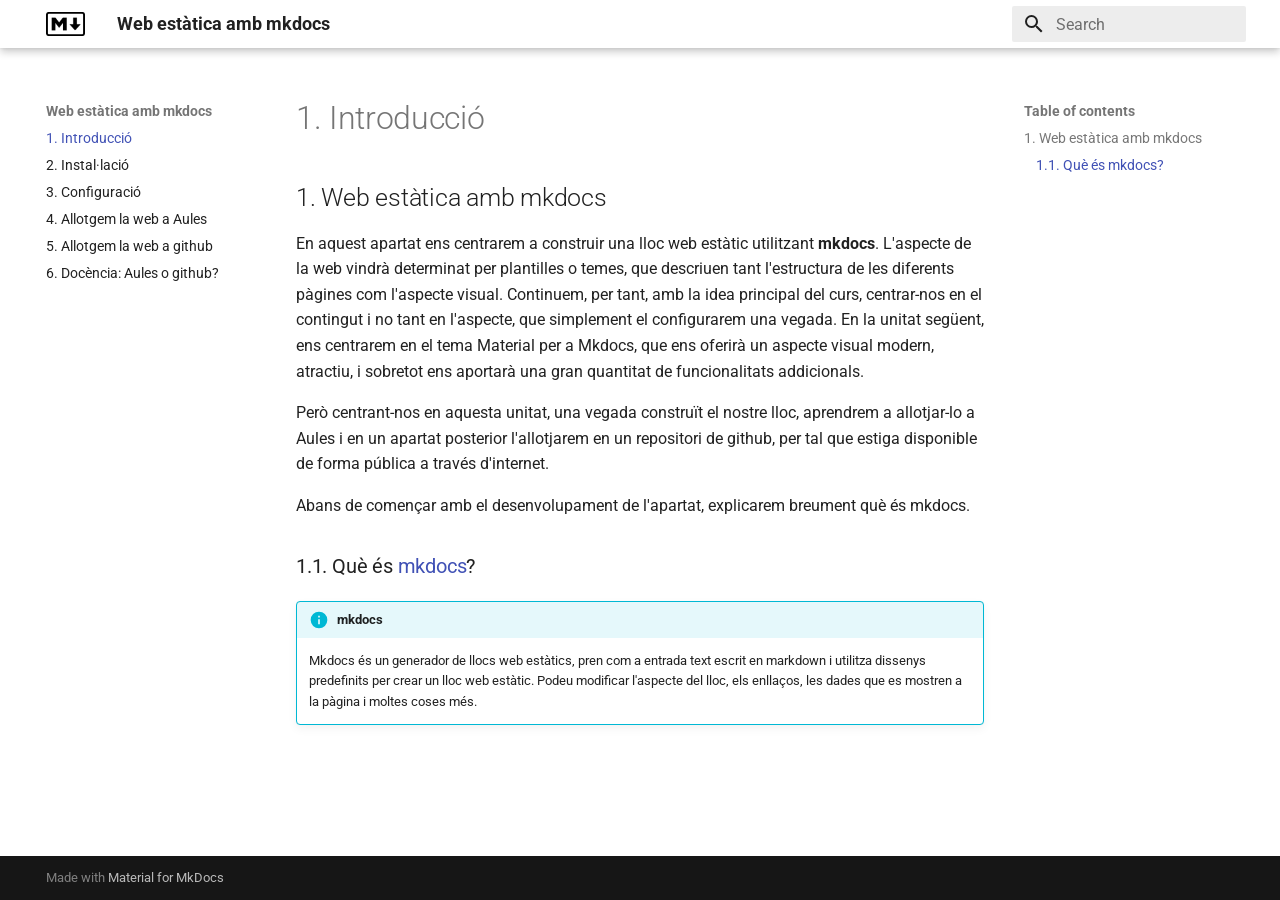
<file: CursMarkdown2025/U3.Web/docs/index.html>
<!doctype html>
<html lang="en" class="no-js">
  <head>
    
      <meta charset="utf-8">
      <meta name="viewport" content="width=device-width,initial-scale=1">
      
      
      
      
      
        <link rel="next" href="instal%C2%B7lacio/">
      
      
      <link rel="icon" href="img/logoMarkdown.png">
      <meta name="generator" content="mkdocs-1.6.1, mkdocs-material-9.5.34">
    
    
      
        <title>Web estàtica amb mkdocs</title>
      
    
    
      <link rel="stylesheet" href="assets/stylesheets/main.35f28582.min.css">
      
        
        <link rel="stylesheet" href="assets/stylesheets/palette.06af60db.min.css">
      
      


    
    
      
    
    
      
        
        
        <link rel="preconnect" href="https://fonts.gstatic.com" crossorigin>
        <link rel="stylesheet" href="https://fonts.googleapis.com/css?family=Roboto:300,300i,400,400i,700,700i%7CRoboto+Mono:400,400i,700,700i&display=fallback">
        <style>:root{--md-text-font:"Roboto";--md-code-font:"Roboto Mono"}</style>
      
    
    
    <script>__md_scope=new URL(".",location),__md_hash=e=>[...e].reduce(((e,_)=>(e<<5)-e+_.charCodeAt(0)),0),__md_get=(e,_=localStorage,t=__md_scope)=>JSON.parse(_.getItem(t.pathname+"."+e)),__md_set=(e,_,t=localStorage,a=__md_scope)=>{try{t.setItem(a.pathname+"."+e,JSON.stringify(_))}catch(e){}}</script>
    
      

    
    
    
  </head>
  
  
    
    
    
    
    
    <body dir="ltr" data-md-color-scheme="default" data-md-color-primary="white" data-md-color-accent="indigo">
  
    
    <input class="md-toggle" data-md-toggle="drawer" type="checkbox" id="__drawer" autocomplete="off">
    <input class="md-toggle" data-md-toggle="search" type="checkbox" id="__search" autocomplete="off">
    <label class="md-overlay" for="__drawer"></label>
    <div data-md-component="skip">
      
        
        <a href="#1-web-estatica-amb-mkdocs" class="md-skip">
          Skip to content
        </a>
      
    </div>
    <div data-md-component="announce">
      
    </div>
    
    
      

  

<header class="md-header md-header--shadow" data-md-component="header">
  <nav class="md-header__inner md-grid" aria-label="Header">
    <a href="." title="Web estàtica amb mkdocs" class="md-header__button md-logo" aria-label="Web estàtica amb mkdocs" data-md-component="logo">
      
  <img src="img/logoMarkdown.png" alt="logo">

    </a>
    <label class="md-header__button md-icon" for="__drawer">
      
      <svg xmlns="http://www.w3.org/2000/svg" viewBox="0 0 24 24"><path d="M3 6h18v2H3zm0 5h18v2H3zm0 5h18v2H3z"/></svg>
    </label>
    <div class="md-header__title" data-md-component="header-title">
      <div class="md-header__ellipsis">
        <div class="md-header__topic">
          <span class="md-ellipsis">
            Web estàtica amb mkdocs
          </span>
        </div>
        <div class="md-header__topic" data-md-component="header-topic">
          <span class="md-ellipsis">
            
              1. Introducció
            
          </span>
        </div>
      </div>
    </div>
    
      
    
    
    
    
      <label class="md-header__button md-icon" for="__search">
        
        <svg xmlns="http://www.w3.org/2000/svg" viewBox="0 0 24 24"><path d="M9.5 3A6.5 6.5 0 0 1 16 9.5c0 1.61-.59 3.09-1.56 4.23l.27.27h.79l5 5-1.5 1.5-5-5v-.79l-.27-.27A6.52 6.52 0 0 1 9.5 16 6.5 6.5 0 0 1 3 9.5 6.5 6.5 0 0 1 9.5 3m0 2C7 5 5 7 5 9.5S7 14 9.5 14 14 12 14 9.5 12 5 9.5 5"/></svg>
      </label>
      <div class="md-search" data-md-component="search" role="dialog">
  <label class="md-search__overlay" for="__search"></label>
  <div class="md-search__inner" role="search">
    <form class="md-search__form" name="search">
      <input type="text" class="md-search__input" name="query" aria-label="Search" placeholder="Search" autocapitalize="off" autocorrect="off" autocomplete="off" spellcheck="false" data-md-component="search-query" required>
      <label class="md-search__icon md-icon" for="__search">
        
        <svg xmlns="http://www.w3.org/2000/svg" viewBox="0 0 24 24"><path d="M9.5 3A6.5 6.5 0 0 1 16 9.5c0 1.61-.59 3.09-1.56 4.23l.27.27h.79l5 5-1.5 1.5-5-5v-.79l-.27-.27A6.52 6.52 0 0 1 9.5 16 6.5 6.5 0 0 1 3 9.5 6.5 6.5 0 0 1 9.5 3m0 2C7 5 5 7 5 9.5S7 14 9.5 14 14 12 14 9.5 12 5 9.5 5"/></svg>
        
        <svg xmlns="http://www.w3.org/2000/svg" viewBox="0 0 24 24"><path d="M20 11v2H8l5.5 5.5-1.42 1.42L4.16 12l7.92-7.92L13.5 5.5 8 11z"/></svg>
      </label>
      <nav class="md-search__options" aria-label="Search">
        
        <button type="reset" class="md-search__icon md-icon" title="Clear" aria-label="Clear" tabindex="-1">
          
          <svg xmlns="http://www.w3.org/2000/svg" viewBox="0 0 24 24"><path d="M19 6.41 17.59 5 12 10.59 6.41 5 5 6.41 10.59 12 5 17.59 6.41 19 12 13.41 17.59 19 19 17.59 13.41 12z"/></svg>
        </button>
      </nav>
      
    </form>
    <div class="md-search__output">
      <div class="md-search__scrollwrap" tabindex="0" data-md-scrollfix>
        <div class="md-search-result" data-md-component="search-result">
          <div class="md-search-result__meta">
            Initializing search
          </div>
          <ol class="md-search-result__list" role="presentation"></ol>
        </div>
      </div>
    </div>
  </div>
</div>
    
    
  </nav>
  
</header>
    
    <div class="md-container" data-md-component="container">
      
      
        
          
        
      
      <main class="md-main" data-md-component="main">
        <div class="md-main__inner md-grid">
          
            
              
              <div class="md-sidebar md-sidebar--primary" data-md-component="sidebar" data-md-type="navigation" >
                <div class="md-sidebar__scrollwrap">
                  <div class="md-sidebar__inner">
                    



<nav class="md-nav md-nav--primary" aria-label="Navigation" data-md-level="0">
  <label class="md-nav__title" for="__drawer">
    <a href="." title="Web estàtica amb mkdocs" class="md-nav__button md-logo" aria-label="Web estàtica amb mkdocs" data-md-component="logo">
      
  <img src="img/logoMarkdown.png" alt="logo">

    </a>
    Web estàtica amb mkdocs
  </label>
  
  <ul class="md-nav__list" data-md-scrollfix>
    
      
      
  
  
    
  
  
  
    <li class="md-nav__item md-nav__item--active">
      
      <input class="md-nav__toggle md-toggle" type="checkbox" id="__toc">
      
      
      
        <label class="md-nav__link md-nav__link--active" for="__toc">
          
  
  <span class="md-ellipsis">
    1. Introducció
  </span>
  

          <span class="md-nav__icon md-icon"></span>
        </label>
      
      <a href="." class="md-nav__link md-nav__link--active">
        
  
  <span class="md-ellipsis">
    1. Introducció
  </span>
  

      </a>
      
        

<nav class="md-nav md-nav--secondary" aria-label="Table of contents">
  
  
  
  
    <label class="md-nav__title" for="__toc">
      <span class="md-nav__icon md-icon"></span>
      Table of contents
    </label>
    <ul class="md-nav__list" data-md-component="toc" data-md-scrollfix>
      
        <li class="md-nav__item">
  <a href="#1-web-estatica-amb-mkdocs" class="md-nav__link">
    <span class="md-ellipsis">
      1. Web estàtica amb mkdocs
    </span>
  </a>
  
    <nav class="md-nav" aria-label="1. Web estàtica amb mkdocs">
      <ul class="md-nav__list">
        
          <li class="md-nav__item">
  <a href="#11-que-es-mkdocs" class="md-nav__link">
    <span class="md-ellipsis">
      1.1. Què és mkdocs?
    </span>
  </a>
  
</li>
        
      </ul>
    </nav>
  
</li>
      
    </ul>
  
</nav>
      
    </li>
  

    
      
      
  
  
  
  
    <li class="md-nav__item">
      <a href="instal%C2%B7lacio/" class="md-nav__link">
        
  
  <span class="md-ellipsis">
    2. Instal·lació
  </span>
  

      </a>
    </li>
  

    
      
      
  
  
  
  
    <li class="md-nav__item">
      <a href="configuracio/" class="md-nav__link">
        
  
  <span class="md-ellipsis">
    3. Configuració
  </span>
  

      </a>
    </li>
  

    
      
      
  
  
  
  
    <li class="md-nav__item">
      <a href="aules/" class="md-nav__link">
        
  
  <span class="md-ellipsis">
    4. Allotgem la web a Aules
  </span>
  

      </a>
    </li>
  

    
      
      
  
  
  
  
    <li class="md-nav__item">
      <a href="github/" class="md-nav__link">
        
  
  <span class="md-ellipsis">
    5. Allotgem la web a github
  </span>
  

      </a>
    </li>
  

    
      
      
  
  
  
  
    <li class="md-nav__item">
      <a href="aules%20vs%20github/" class="md-nav__link">
        
  
  <span class="md-ellipsis">
    6. Docència: Aules o github?
  </span>
  

      </a>
    </li>
  

    
  </ul>
</nav>
                  </div>
                </div>
              </div>
            
            
              
              <div class="md-sidebar md-sidebar--secondary" data-md-component="sidebar" data-md-type="toc" >
                <div class="md-sidebar__scrollwrap">
                  <div class="md-sidebar__inner">
                    

<nav class="md-nav md-nav--secondary" aria-label="Table of contents">
  
  
  
  
    <label class="md-nav__title" for="__toc">
      <span class="md-nav__icon md-icon"></span>
      Table of contents
    </label>
    <ul class="md-nav__list" data-md-component="toc" data-md-scrollfix>
      
        <li class="md-nav__item">
  <a href="#1-web-estatica-amb-mkdocs" class="md-nav__link">
    <span class="md-ellipsis">
      1. Web estàtica amb mkdocs
    </span>
  </a>
  
    <nav class="md-nav" aria-label="1. Web estàtica amb mkdocs">
      <ul class="md-nav__list">
        
          <li class="md-nav__item">
  <a href="#11-que-es-mkdocs" class="md-nav__link">
    <span class="md-ellipsis">
      1.1. Què és mkdocs?
    </span>
  </a>
  
</li>
        
      </ul>
    </nav>
  
</li>
      
    </ul>
  
</nav>
                  </div>
                </div>
              </div>
            
          
          
            <div class="md-content" data-md-component="content">
              <article class="md-content__inner md-typeset">
                
                  


  <h1>1. Introducció</h1>

<h2 id="1-web-estatica-amb-mkdocs">1. Web estàtica amb mkdocs</h2>
<p>En aquest apartat ens centrarem a construir una lloc web estàtic utilitzant <strong>mkdocs</strong>. L'aspecte de la web vindrà determinat per plantilles o temes, que descriuen tant l'estructura de les diferents pàgines com l'aspecte visual. Continuem, per tant, amb la idea principal del curs, centrar-nos en el contingut i no tant en l'aspecte, que simplement el configurarem una vegada. En la unitat següent, ens centrarem en el tema Material per a Mkdocs, que ens oferirà un aspecte visual modern, atractiu, i sobretot ens aportarà una gran quantitat de funcionalitats addicionals.</p>
<p>Però centrant-nos en aquesta unitat, una vegada construït el nostre lloc, aprendrem a allotjar-lo a Aules i en un apartat posterior l'allotjarem en un repositori de github, per tal que estiga disponible de forma pública a través d'internet.</p>
<p>Abans de començar amb el desenvolupament de l'apartat, explicarem breument què és mkdocs.</p>
<h3 id="11-que-es-mkdocs">1.1. Què és <a href="https://www.mkdocs.org/">mkdocs</a>?</h3>
<div class="admonition info">
<p class="admonition-title">mkdocs</p>
<p>Mkdocs és un generador de llocs web estàtics, pren com a entrada text escrit en markdown i utilitza dissenys predefinits per crear un lloc web estàtic. Podeu modificar l'aspecte del lloc, els enllaços, les dades que es mostren a la pàgina i moltes coses més.</p>
</div>












                
              </article>
            </div>
          
          
<script>var target=document.getElementById(location.hash.slice(1));target&&target.name&&(target.checked=target.name.startsWith("__tabbed_"))</script>
        </div>
        
      </main>
      
        <footer class="md-footer">
  
  <div class="md-footer-meta md-typeset">
    <div class="md-footer-meta__inner md-grid">
      <div class="md-copyright">
  
  
    Made with
    <a href="https://squidfunk.github.io/mkdocs-material/" target="_blank" rel="noopener">
      Material for MkDocs
    </a>
  
</div>
      
    </div>
  </div>
</footer>
      
    </div>
    <div class="md-dialog" data-md-component="dialog">
      <div class="md-dialog__inner md-typeset"></div>
    </div>
    
    
    <script id="__config" type="application/json">{"base": ".", "features": [], "search": "assets/javascripts/workers/search.07f07601.min.js", "translations": {"clipboard.copied": "Copied to clipboard", "clipboard.copy": "Copy to clipboard", "search.result.more.one": "1 more on this page", "search.result.more.other": "# more on this page", "search.result.none": "No matching documents", "search.result.one": "1 matching document", "search.result.other": "# matching documents", "search.result.placeholder": "Type to start searching", "search.result.term.missing": "Missing", "select.version": "Select version"}}</script>
    
    
      <script src="assets/javascripts/bundle.56dfad97.min.js"></script>
      
    
  </body>
</html>
</file>
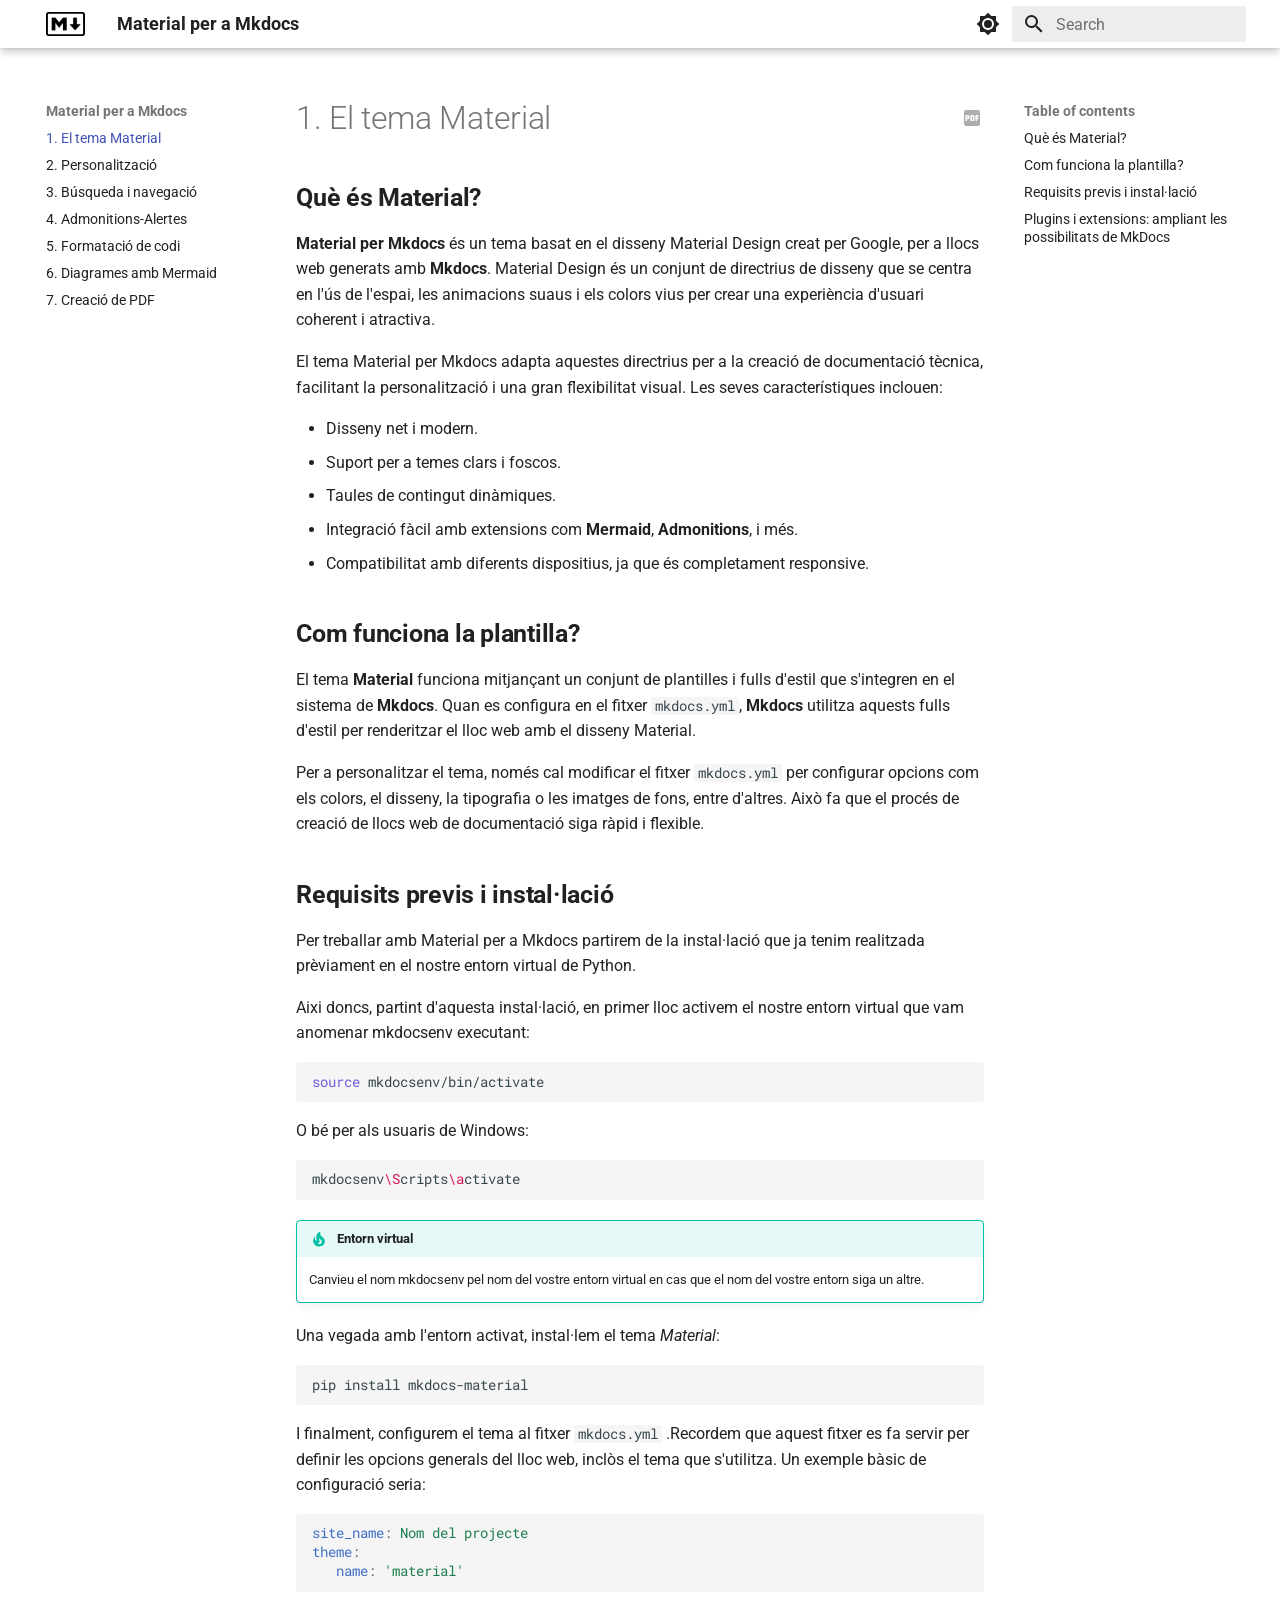
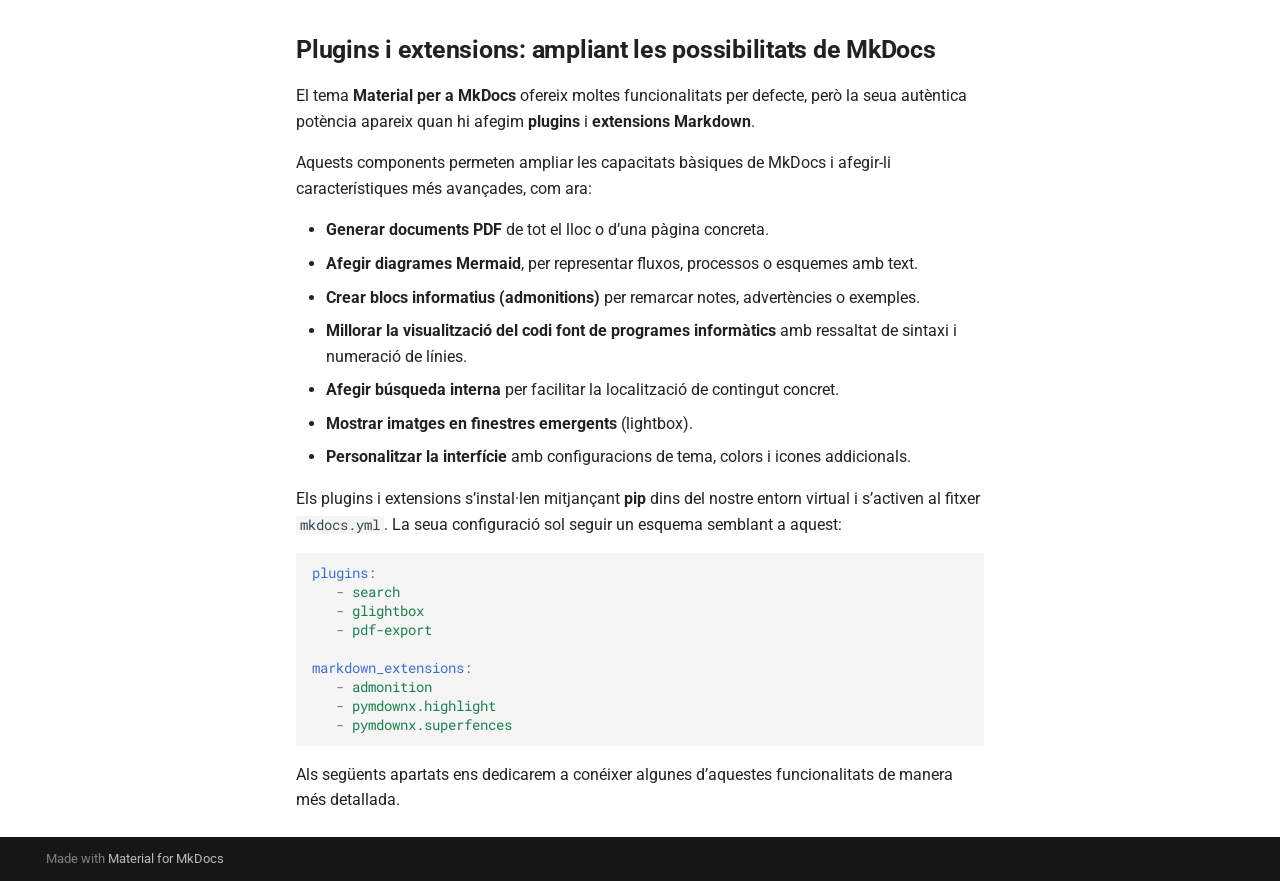
<file: CursMarkdown2025/U4.Material/site/index.html>
<!doctype html>
<html lang="en" class="no-js">
  <head>
    
      <meta charset="utf-8">
      <meta name="viewport" content="width=device-width,initial-scale=1">
      
      
      
      
      
        <link rel="next" href="2.personalitzacio/">
      
      
      <link rel="icon" href="img/logoMarkdown.png">
      <meta name="generator" content="mkdocs-1.6.1, mkdocs-material-9.5.34">
    
    
      
        <title>Material per a Mkdocs</title>
      
    
    
      <link rel="stylesheet" href="assets/stylesheets/main.35f28582.min.css">
      
        
        <link rel="stylesheet" href="assets/stylesheets/palette.06af60db.min.css">
      
      


    
    
      
    
    
      
        
        
        <link rel="preconnect" href="https://fonts.gstatic.com" crossorigin>
        <link rel="stylesheet" href="https://fonts.googleapis.com/css?family=Roboto:300,300i,400,400i,700,700i%7CRoboto+Mono:400,400i,700,700i&display=fallback">
        <style>:root{--md-text-font:"Roboto";--md-code-font:"Roboto Mono"}</style>
      
    
    
    <script>__md_scope=new URL(".",location),__md_hash=e=>[...e].reduce(((e,_)=>(e<<5)-e+_.charCodeAt(0)),0),__md_get=(e,_=localStorage,t=__md_scope)=>JSON.parse(_.getItem(t.pathname+"."+e)),__md_set=(e,_,t=localStorage,a=__md_scope)=>{try{t.setItem(a.pathname+"."+e,JSON.stringify(_))}catch(e){}}</script>
    
      

    
    
    
  </head>
  
  
    
    
      
    
    
    
    
    <body dir="ltr" data-md-color-scheme="default" data-md-color-primary="white" data-md-color-accent="indigo">
  
    
    <input class="md-toggle" data-md-toggle="drawer" type="checkbox" id="__drawer" autocomplete="off">
    <input class="md-toggle" data-md-toggle="search" type="checkbox" id="__search" autocomplete="off">
    <label class="md-overlay" for="__drawer"></label>
    <div data-md-component="skip">
      
        
        <a href="#que-es-material" class="md-skip">
          Skip to content
        </a>
      
    </div>
    <div data-md-component="announce">
      
    </div>
    
    
      

  

<header class="md-header md-header--shadow" data-md-component="header">
  <nav class="md-header__inner md-grid" aria-label="Header">
    <a href="." title="Material per a Mkdocs" class="md-header__button md-logo" aria-label="Material per a Mkdocs" data-md-component="logo">
      
  <img src="img/logoMarkdown.png" alt="logo">

    </a>
    <label class="md-header__button md-icon" for="__drawer">
      
      <svg xmlns="http://www.w3.org/2000/svg" viewBox="0 0 24 24"><path d="M3 6h18v2H3zm0 5h18v2H3zm0 5h18v2H3z"/></svg>
    </label>
    <div class="md-header__title" data-md-component="header-title">
      <div class="md-header__ellipsis">
        <div class="md-header__topic">
          <span class="md-ellipsis">
            Material per a Mkdocs
          </span>
        </div>
        <div class="md-header__topic" data-md-component="header-topic">
          <span class="md-ellipsis">
            
              1. El tema Material
            
          </span>
        </div>
      </div>
    </div>
    
      
        <form class="md-header__option" data-md-component="palette">
  
    
    
    
    <input class="md-option" data-md-color-media="" data-md-color-scheme="default" data-md-color-primary="white" data-md-color-accent="indigo"  aria-label="Switch to dark mode"  type="radio" name="__palette" id="__palette_0">
    
      <label class="md-header__button md-icon" title="Switch to dark mode" for="__palette_1" hidden>
        <svg xmlns="http://www.w3.org/2000/svg" viewBox="0 0 24 24"><path d="M12 8a4 4 0 0 0-4 4 4 4 0 0 0 4 4 4 4 0 0 0 4-4 4 4 0 0 0-4-4m0 10a6 6 0 0 1-6-6 6 6 0 0 1 6-6 6 6 0 0 1 6 6 6 6 0 0 1-6 6m8-9.31V4h-4.69L12 .69 8.69 4H4v4.69L.69 12 4 15.31V20h4.69L12 23.31 15.31 20H20v-4.69L23.31 12z"/></svg>
      </label>
    
  
    
    
    
    <input class="md-option" data-md-color-media="" data-md-color-scheme="slate" data-md-color-primary="grey" data-md-color-accent="indigo"  aria-label="Switch to light mode"  type="radio" name="__palette" id="__palette_1">
    
      <label class="md-header__button md-icon" title="Switch to light mode" for="__palette_0" hidden>
        <svg xmlns="http://www.w3.org/2000/svg" viewBox="0 0 24 24"><path d="M12 18c-.89 0-1.74-.2-2.5-.55C11.56 16.5 13 14.42 13 12s-1.44-4.5-3.5-5.45C10.26 6.2 11.11 6 12 6a6 6 0 0 1 6 6 6 6 0 0 1-6 6m8-9.31V4h-4.69L12 .69 8.69 4H4v4.69L.69 12 4 15.31V20h4.69L12 23.31 15.31 20H20v-4.69L23.31 12z"/></svg>
      </label>
    
  
</form>
      
    
    
      <script>var palette=__md_get("__palette");if(palette&&palette.color){if("(prefers-color-scheme)"===palette.color.media){var media=matchMedia("(prefers-color-scheme: light)"),input=document.querySelector(media.matches?"[data-md-color-media='(prefers-color-scheme: light)']":"[data-md-color-media='(prefers-color-scheme: dark)']");palette.color.media=input.getAttribute("data-md-color-media"),palette.color.scheme=input.getAttribute("data-md-color-scheme"),palette.color.primary=input.getAttribute("data-md-color-primary"),palette.color.accent=input.getAttribute("data-md-color-accent")}for(var[key,value]of Object.entries(palette.color))document.body.setAttribute("data-md-color-"+key,value)}</script>
    
    
    
      <label class="md-header__button md-icon" for="__search">
        
        <svg xmlns="http://www.w3.org/2000/svg" viewBox="0 0 24 24"><path d="M9.5 3A6.5 6.5 0 0 1 16 9.5c0 1.61-.59 3.09-1.56 4.23l.27.27h.79l5 5-1.5 1.5-5-5v-.79l-.27-.27A6.52 6.52 0 0 1 9.5 16 6.5 6.5 0 0 1 3 9.5 6.5 6.5 0 0 1 9.5 3m0 2C7 5 5 7 5 9.5S7 14 9.5 14 14 12 14 9.5 12 5 9.5 5"/></svg>
      </label>
      <div class="md-search" data-md-component="search" role="dialog">
  <label class="md-search__overlay" for="__search"></label>
  <div class="md-search__inner" role="search">
    <form class="md-search__form" name="search">
      <input type="text" class="md-search__input" name="query" aria-label="Search" placeholder="Search" autocapitalize="off" autocorrect="off" autocomplete="off" spellcheck="false" data-md-component="search-query" required>
      <label class="md-search__icon md-icon" for="__search">
        
        <svg xmlns="http://www.w3.org/2000/svg" viewBox="0 0 24 24"><path d="M9.5 3A6.5 6.5 0 0 1 16 9.5c0 1.61-.59 3.09-1.56 4.23l.27.27h.79l5 5-1.5 1.5-5-5v-.79l-.27-.27A6.52 6.52 0 0 1 9.5 16 6.5 6.5 0 0 1 3 9.5 6.5 6.5 0 0 1 9.5 3m0 2C7 5 5 7 5 9.5S7 14 9.5 14 14 12 14 9.5 12 5 9.5 5"/></svg>
        
        <svg xmlns="http://www.w3.org/2000/svg" viewBox="0 0 24 24"><path d="M20 11v2H8l5.5 5.5-1.42 1.42L4.16 12l7.92-7.92L13.5 5.5 8 11z"/></svg>
      </label>
      <nav class="md-search__options" aria-label="Search">
        
        <button type="reset" class="md-search__icon md-icon" title="Clear" aria-label="Clear" tabindex="-1">
          
          <svg xmlns="http://www.w3.org/2000/svg" viewBox="0 0 24 24"><path d="M19 6.41 17.59 5 12 10.59 6.41 5 5 6.41 10.59 12 5 17.59 6.41 19 12 13.41 17.59 19 19 17.59 13.41 12z"/></svg>
        </button>
      </nav>
      
    </form>
    <div class="md-search__output">
      <div class="md-search__scrollwrap" tabindex="0" data-md-scrollfix>
        <div class="md-search-result" data-md-component="search-result">
          <div class="md-search-result__meta">
            Initializing search
          </div>
          <ol class="md-search-result__list" role="presentation"></ol>
        </div>
      </div>
    </div>
  </div>
</div>
    
    
  </nav>
  
</header>
    
    <div class="md-container" data-md-component="container">
      
      
        
          
        
      
      <main class="md-main" data-md-component="main">
        <div class="md-main__inner md-grid">
          
            
              
              <div class="md-sidebar md-sidebar--primary" data-md-component="sidebar" data-md-type="navigation" >
                <div class="md-sidebar__scrollwrap">
                  <div class="md-sidebar__inner">
                    



<nav class="md-nav md-nav--primary" aria-label="Navigation" data-md-level="0">
  <label class="md-nav__title" for="__drawer">
    <a href="." title="Material per a Mkdocs" class="md-nav__button md-logo" aria-label="Material per a Mkdocs" data-md-component="logo">
      
  <img src="img/logoMarkdown.png" alt="logo">

    </a>
    Material per a Mkdocs
  </label>
  
  <ul class="md-nav__list" data-md-scrollfix>
    
      
      
  
  
    
  
  
  
    <li class="md-nav__item md-nav__item--active">
      
      <input class="md-nav__toggle md-toggle" type="checkbox" id="__toc">
      
      
      
        <label class="md-nav__link md-nav__link--active" for="__toc">
          
  
  <span class="md-ellipsis">
    1. El tema Material
  </span>
  

          <span class="md-nav__icon md-icon"></span>
        </label>
      
      <a href="." class="md-nav__link md-nav__link--active">
        
  
  <span class="md-ellipsis">
    1. El tema Material
  </span>
  

      </a>
      
        

<nav class="md-nav md-nav--secondary" aria-label="Table of contents">
  
  
  
  
    <label class="md-nav__title" for="__toc">
      <span class="md-nav__icon md-icon"></span>
      Table of contents
    </label>
    <ul class="md-nav__list" data-md-component="toc" data-md-scrollfix>
      
        <li class="md-nav__item">
  <a href="#que-es-material" class="md-nav__link">
    <span class="md-ellipsis">
      Què és Material?
    </span>
  </a>
  
</li>
      
        <li class="md-nav__item">
  <a href="#com-funciona-la-plantilla" class="md-nav__link">
    <span class="md-ellipsis">
      Com funciona la plantilla?
    </span>
  </a>
  
</li>
      
        <li class="md-nav__item">
  <a href="#requisits-previs-i-installacio" class="md-nav__link">
    <span class="md-ellipsis">
      Requisits previs i instal·lació
    </span>
  </a>
  
</li>
      
        <li class="md-nav__item">
  <a href="#plugins-i-extensions-ampliant-les-possibilitats-de-mkdocs" class="md-nav__link">
    <span class="md-ellipsis">
      Plugins i extensions: ampliant les possibilitats de MkDocs
    </span>
  </a>
  
</li>
      
    </ul>
  
</nav>
      
    </li>
  

    
      
      
  
  
  
  
    <li class="md-nav__item">
      <a href="2.personalitzacio/" class="md-nav__link">
        
  
  <span class="md-ellipsis">
    2. Personalització
  </span>
  

      </a>
    </li>
  

    
      
      
  
  
  
  
    <li class="md-nav__item">
      <a href="3.busqueda_navegacio/" class="md-nav__link">
        
  
  <span class="md-ellipsis">
    3. Búsqueda i navegació
  </span>
  

      </a>
    </li>
  

    
      
      
  
  
  
  
    <li class="md-nav__item">
      <a href="4.admonitions/" class="md-nav__link">
        
  
  <span class="md-ellipsis">
    4. Admonitions-Alertes
  </span>
  

      </a>
    </li>
  

    
      
      
  
  
  
  
    <li class="md-nav__item">
      <a href="5.formatacio/" class="md-nav__link">
        
  
  <span class="md-ellipsis">
    5. Formatació de codi
  </span>
  

      </a>
    </li>
  

    
      
      
  
  
  
  
    <li class="md-nav__item">
      <a href="6.mermaid/" class="md-nav__link">
        
  
  <span class="md-ellipsis">
    6. Diagrames amb Mermaid
  </span>
  

      </a>
    </li>
  

    
      
      
  
  
  
  
    <li class="md-nav__item">
      <a href="7.pdf/" class="md-nav__link">
        
  
  <span class="md-ellipsis">
    7. Creació de PDF
  </span>
  

      </a>
    </li>
  

    
  </ul>
</nav>
                  </div>
                </div>
              </div>
            
            
              
              <div class="md-sidebar md-sidebar--secondary" data-md-component="sidebar" data-md-type="toc" >
                <div class="md-sidebar__scrollwrap">
                  <div class="md-sidebar__inner">
                    

<nav class="md-nav md-nav--secondary" aria-label="Table of contents">
  
  
  
  
    <label class="md-nav__title" for="__toc">
      <span class="md-nav__icon md-icon"></span>
      Table of contents
    </label>
    <ul class="md-nav__list" data-md-component="toc" data-md-scrollfix>
      
        <li class="md-nav__item">
  <a href="#que-es-material" class="md-nav__link">
    <span class="md-ellipsis">
      Què és Material?
    </span>
  </a>
  
</li>
      
        <li class="md-nav__item">
  <a href="#com-funciona-la-plantilla" class="md-nav__link">
    <span class="md-ellipsis">
      Com funciona la plantilla?
    </span>
  </a>
  
</li>
      
        <li class="md-nav__item">
  <a href="#requisits-previs-i-installacio" class="md-nav__link">
    <span class="md-ellipsis">
      Requisits previs i instal·lació
    </span>
  </a>
  
</li>
      
        <li class="md-nav__item">
  <a href="#plugins-i-extensions-ampliant-les-possibilitats-de-mkdocs" class="md-nav__link">
    <span class="md-ellipsis">
      Plugins i extensions: ampliant les possibilitats de MkDocs
    </span>
  </a>
  
</li>
      
    </ul>
  
</nav>
                  </div>
                </div>
              </div>
            
          
          
            <div class="md-content" data-md-component="content">
              <article class="md-content__inner md-typeset"><a class="md-content__button md-icon" download href="index.pdf" title="PDF"><svg xmlns="http://www.w3.org/2000/svg" viewBox="0 0 24 24"><path d="M12 10.5h1v3h-1v-3m-5 1h1v-1H7v1M20 6v12a2 2 0 0 1-2 2H6a2 2 0 0 1-2-2V6a2 2 0 0 1 2-2h12a2 2 0 0 1 2 2M9.5 10.5A1.5 1.5 0 0 0 8 9H5.5v6H7v-2h1a1.5 1.5 0 0 0 1.5-1.5v-1m5 0A1.5 1.5 0 0 0 13 9h-2.5v6H13a1.5 1.5 0 0 0 1.5-1.5v-3m4-1.5h-3v6H17v-2h1.5v-1.5H17v-1h1.5V9z"></path></svg></a>
                
                  


  <h1>1. El tema Material</h1>

<h2 id="que-es-material"><strong>Què és Material?</strong></h2>
<p><strong>Material per Mkdocs</strong> és un tema basat en el disseny Material Design creat per Google, per a llocs web generats amb <strong>Mkdocs</strong>. Material Design és un conjunt de directrius de disseny que se centra en l'ús de l'espai, les animacions suaus i els colors vius per crear una experiència d'usuari coherent i atractiva.</p>
<p>El tema Material per Mkdocs adapta aquestes directrius per a la creació de documentació tècnica, facilitant la personalització i una gran flexibilitat visual. Les seves característiques inclouen:</p>
<ul>
<li>Disseny net i modern.</li>
<li>Suport per a temes clars i foscos.</li>
<li>Taules de contingut dinàmiques.</li>
<li>Integració fàcil amb extensions com <strong>Mermaid</strong>, <strong>Admonitions</strong>, i més.</li>
<li>Compatibilitat amb diferents dispositius, ja que és completament responsive.</li>
</ul>
<h2 id="com-funciona-la-plantilla"><strong>Com funciona la plantilla?</strong></h2>
<p>El tema <strong>Material</strong> funciona mitjançant un conjunt de plantilles i fulls d'estil que s'integren en el sistema de <strong>Mkdocs</strong>. Quan es configura en el fitxer <code>mkdocs.yml</code>, <strong>Mkdocs</strong> utilitza aquests fulls d'estil per renderitzar el lloc web amb el disseny Material.</p>
<p>Per a personalitzar el tema, només cal modificar el fitxer <code>mkdocs.yml</code> per configurar opcions com els colors, el disseny, la tipografia o les imatges de fons, entre d'altres. Això fa que el procés de creació de llocs web de documentació siga ràpid i flexible.</p>
<h2 id="requisits-previs-i-installacio"><strong>Requisits previs i instal·lació</strong></h2>
<p>Per treballar amb Material per a Mkdocs partirem de la instal·lació que ja tenim realitzada prèviament en el nostre entorn virtual de Python.</p>
<p>Aixi doncs, partint d'aquesta instal·lació, en primer lloc activem el nostre entorn virtual que vam anomenar mkdocsenv executant:</p>
<div class="highlight"><pre><span></span><code><span class="nb">source</span><span class="w"> </span>mkdocsenv/bin/activate
</code></pre></div>
<p>O bé per als usuaris de Windows:</p>
<div class="highlight"><pre><span></span><code>mkdocsenv<span class="se">\S</span>cripts<span class="se">\a</span>ctivate
</code></pre></div>
<div class="admonition tip">
<p class="admonition-title">Entorn virtual</p>
<p>Canvieu el nom mkdocsenv pel nom del vostre entorn virtual en cas que el nom del vostre entorn siga un altre.</p>
</div>
<p>Una vegada amb l'entorn activat, instal·lem el tema <em>Material</em>:</p>
<div class="highlight"><pre><span></span><code>pip<span class="w"> </span>install<span class="w"> </span>mkdocs-material
</code></pre></div>
<p>I finalment, configurem el tema al fitxer <code>mkdocs.yml</code> .Recordem que aquest fitxer es fa servir per definir les opcions generals del lloc web, inclòs el tema que s'utilitza. Un exemple bàsic de configuració seria:</p>
<div class="highlight"><pre><span></span><code><span class="nt">site_name</span><span class="p">:</span><span class="w"> </span><span class="l l-Scalar l-Scalar-Plain">Nom del projecte</span>
<span class="nt">theme</span><span class="p">:</span>
<span class="w">   </span><span class="nt">name</span><span class="p">:</span><span class="w"> </span><span class="s">&#39;material&#39;</span>
</code></pre></div>
<!--
Algunes **configuracions opcionals** que podrem incorporar en estos moments per millorar l'aparença o la funcionalitat del lloc poden ser les següents:

<div class="highlight"><pre><span></span><code><span class="nt">theme</span><span class="p">:</span>
<span class="w">   </span><span class="nt">name</span><span class="p">:</span><span class="w"> </span><span class="s">&#39;material&#39;</span>
<span class="w">   </span><span class="nt">features</span><span class="p">:</span>
<span class="w">      </span><span class="p p-Indicator">-</span><span class="w"> </span><span class="l l-Scalar l-Scalar-Plain">navigation.sections</span>
<span class="w">      </span><span class="p p-Indicator">-</span><span class="w"> </span><span class="l l-Scalar l-Scalar-Plain">navigation.top</span>
</code></pre></div>

On afegim seccions i la barra de navegació superior.
-->

<h2 id="plugins-i-extensions-ampliant-les-possibilitats-de-mkdocs"><strong>Plugins i extensions: ampliant les possibilitats de MkDocs</strong></h2>
<p>El tema <strong>Material per a MkDocs</strong> ofereix moltes funcionalitats per defecte, però la seua autèntica potència apareix quan hi afegim <strong>plugins</strong> i <strong>extensions Markdown</strong>.</p>
<p>Aquests components permeten ampliar les capacitats bàsiques de MkDocs i afegir-li característiques més avançades, com ara:</p>
<ul>
<li><strong>Generar documents PDF</strong> de tot el lloc o d’una pàgina concreta.</li>
<li><strong>Afegir diagrames Mermaid</strong>, per representar fluxos, processos o esquemes amb text.</li>
<li><strong>Crear blocs informatius (admonitions)</strong> per remarcar notes, advertències o exemples.</li>
<li><strong>Millorar la visualització del codi font de programes informàtics</strong> amb ressaltat de sintaxi i numeració de línies.</li>
<li><strong>Afegir búsqueda interna</strong> per facilitar la localització de contingut concret.</li>
<li><strong>Mostrar imatges en finestres emergents</strong> (lightbox).</li>
<li><strong>Personalitzar la interfície</strong> amb configuracions de tema, colors i icones addicionals.</li>
</ul>
<p>Els plugins i extensions s’instal·len mitjançant <strong>pip</strong> dins del nostre entorn virtual i s’activen al fitxer <code>mkdocs.yml</code>. La seua configuració sol seguir un esquema semblant a aquest:</p>
<div class="highlight"><pre><span></span><code><span class="nt">plugins</span><span class="p">:</span>
<span class="w">   </span><span class="p p-Indicator">-</span><span class="w"> </span><span class="l l-Scalar l-Scalar-Plain">search</span>
<span class="w">   </span><span class="p p-Indicator">-</span><span class="w"> </span><span class="l l-Scalar l-Scalar-Plain">glightbox</span>
<span class="w">   </span><span class="p p-Indicator">-</span><span class="w"> </span><span class="l l-Scalar l-Scalar-Plain">pdf-export</span>

<span class="nt">markdown_extensions</span><span class="p">:</span>
<span class="w">   </span><span class="p p-Indicator">-</span><span class="w"> </span><span class="l l-Scalar l-Scalar-Plain">admonition</span>
<span class="w">   </span><span class="p p-Indicator">-</span><span class="w"> </span><span class="l l-Scalar l-Scalar-Plain">pymdownx.highlight</span>
<span class="w">   </span><span class="p p-Indicator">-</span><span class="w"> </span><span class="l l-Scalar l-Scalar-Plain">pymdownx.superfences</span>
</code></pre></div>
<p>Als següents apartats ens dedicarem a conéixer algunes d’aquestes funcionalitats de manera més detallada.</p>












                
              </article>
            </div>
          
          
<script>var target=document.getElementById(location.hash.slice(1));target&&target.name&&(target.checked=target.name.startsWith("__tabbed_"))</script>
        </div>
        
      </main>
      
        <footer class="md-footer">
  
  <div class="md-footer-meta md-typeset">
    <div class="md-footer-meta__inner md-grid">
      <div class="md-copyright">
  
  
    Made with
    <a href="https://squidfunk.github.io/mkdocs-material/" target="_blank" rel="noopener">
      Material for MkDocs
    </a>
  
</div>
      
    </div>
  </div>
</footer>
      
    </div>
    <div class="md-dialog" data-md-component="dialog">
      <div class="md-dialog__inner md-typeset"></div>
    </div>
    
    
    <script id="__config" type="application/json">{"base": ".", "features": ["content.code.annotate"], "search": "assets/javascripts/workers/search.07f07601.min.js", "translations": {"clipboard.copied": "Copied to clipboard", "clipboard.copy": "Copy to clipboard", "search.result.more.one": "1 more on this page", "search.result.more.other": "# more on this page", "search.result.none": "No matching documents", "search.result.one": "1 matching document", "search.result.other": "# matching documents", "search.result.placeholder": "Type to start searching", "search.result.term.missing": "Missing", "select.version": "Select version"}}</script>
    
    
      <script src="assets/javascripts/bundle.56dfad97.min.js"></script>
      
    
  </body>
</html>
</file>
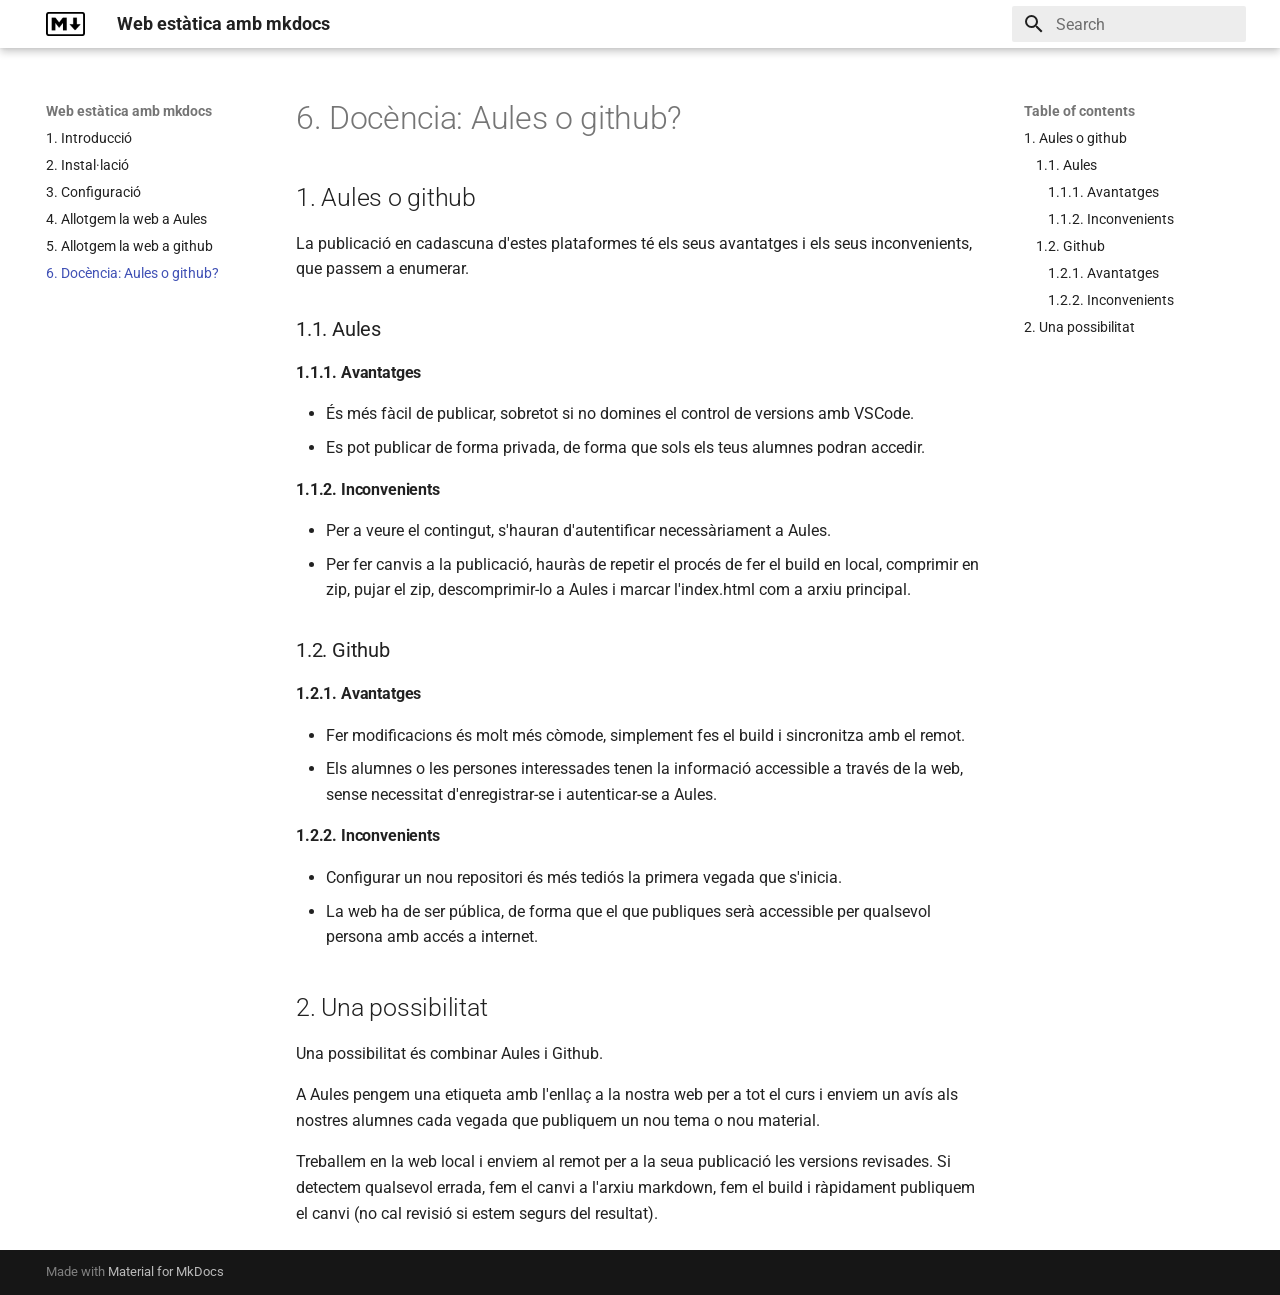
<file: CursMarkdown2025/U3.Web/docs/aules vs github/index.html>
<!doctype html>
<html lang="en" class="no-js">
  <head>
    
      <meta charset="utf-8">
      <meta name="viewport" content="width=device-width,initial-scale=1">
      
      
      
      
        <link rel="prev" href="../github/">
      
      
      
      <link rel="icon" href="../img/logoMarkdown.png">
      <meta name="generator" content="mkdocs-1.6.1, mkdocs-material-9.5.34">
    
    
      
        <title>6. Docència: Aules o github? - Web estàtica amb mkdocs</title>
      
    
    
      <link rel="stylesheet" href="../assets/stylesheets/main.35f28582.min.css">
      
        
        <link rel="stylesheet" href="../assets/stylesheets/palette.06af60db.min.css">
      
      


    
    
      
    
    
      
        
        
        <link rel="preconnect" href="https://fonts.gstatic.com" crossorigin>
        <link rel="stylesheet" href="https://fonts.googleapis.com/css?family=Roboto:300,300i,400,400i,700,700i%7CRoboto+Mono:400,400i,700,700i&display=fallback">
        <style>:root{--md-text-font:"Roboto";--md-code-font:"Roboto Mono"}</style>
      
    
    
    <script>__md_scope=new URL("..",location),__md_hash=e=>[...e].reduce(((e,_)=>(e<<5)-e+_.charCodeAt(0)),0),__md_get=(e,_=localStorage,t=__md_scope)=>JSON.parse(_.getItem(t.pathname+"."+e)),__md_set=(e,_,t=localStorage,a=__md_scope)=>{try{t.setItem(a.pathname+"."+e,JSON.stringify(_))}catch(e){}}</script>
    
      

    
    
    
  </head>
  
  
    
    
    
    
    
    <body dir="ltr" data-md-color-scheme="default" data-md-color-primary="white" data-md-color-accent="indigo">
  
    
    <input class="md-toggle" data-md-toggle="drawer" type="checkbox" id="__drawer" autocomplete="off">
    <input class="md-toggle" data-md-toggle="search" type="checkbox" id="__search" autocomplete="off">
    <label class="md-overlay" for="__drawer"></label>
    <div data-md-component="skip">
      
        
        <a href="#1-aules-o-github" class="md-skip">
          Skip to content
        </a>
      
    </div>
    <div data-md-component="announce">
      
    </div>
    
    
      

  

<header class="md-header md-header--shadow" data-md-component="header">
  <nav class="md-header__inner md-grid" aria-label="Header">
    <a href=".." title="Web estàtica amb mkdocs" class="md-header__button md-logo" aria-label="Web estàtica amb mkdocs" data-md-component="logo">
      
  <img src="../img/logoMarkdown.png" alt="logo">

    </a>
    <label class="md-header__button md-icon" for="__drawer">
      
      <svg xmlns="http://www.w3.org/2000/svg" viewBox="0 0 24 24"><path d="M3 6h18v2H3zm0 5h18v2H3zm0 5h18v2H3z"/></svg>
    </label>
    <div class="md-header__title" data-md-component="header-title">
      <div class="md-header__ellipsis">
        <div class="md-header__topic">
          <span class="md-ellipsis">
            Web estàtica amb mkdocs
          </span>
        </div>
        <div class="md-header__topic" data-md-component="header-topic">
          <span class="md-ellipsis">
            
              6. Docència: Aules o github?
            
          </span>
        </div>
      </div>
    </div>
    
      
    
    
    
    
      <label class="md-header__button md-icon" for="__search">
        
        <svg xmlns="http://www.w3.org/2000/svg" viewBox="0 0 24 24"><path d="M9.5 3A6.5 6.5 0 0 1 16 9.5c0 1.61-.59 3.09-1.56 4.23l.27.27h.79l5 5-1.5 1.5-5-5v-.79l-.27-.27A6.52 6.52 0 0 1 9.5 16 6.5 6.5 0 0 1 3 9.5 6.5 6.5 0 0 1 9.5 3m0 2C7 5 5 7 5 9.5S7 14 9.5 14 14 12 14 9.5 12 5 9.5 5"/></svg>
      </label>
      <div class="md-search" data-md-component="search" role="dialog">
  <label class="md-search__overlay" for="__search"></label>
  <div class="md-search__inner" role="search">
    <form class="md-search__form" name="search">
      <input type="text" class="md-search__input" name="query" aria-label="Search" placeholder="Search" autocapitalize="off" autocorrect="off" autocomplete="off" spellcheck="false" data-md-component="search-query" required>
      <label class="md-search__icon md-icon" for="__search">
        
        <svg xmlns="http://www.w3.org/2000/svg" viewBox="0 0 24 24"><path d="M9.5 3A6.5 6.5 0 0 1 16 9.5c0 1.61-.59 3.09-1.56 4.23l.27.27h.79l5 5-1.5 1.5-5-5v-.79l-.27-.27A6.52 6.52 0 0 1 9.5 16 6.5 6.5 0 0 1 3 9.5 6.5 6.5 0 0 1 9.5 3m0 2C7 5 5 7 5 9.5S7 14 9.5 14 14 12 14 9.5 12 5 9.5 5"/></svg>
        
        <svg xmlns="http://www.w3.org/2000/svg" viewBox="0 0 24 24"><path d="M20 11v2H8l5.5 5.5-1.42 1.42L4.16 12l7.92-7.92L13.5 5.5 8 11z"/></svg>
      </label>
      <nav class="md-search__options" aria-label="Search">
        
        <button type="reset" class="md-search__icon md-icon" title="Clear" aria-label="Clear" tabindex="-1">
          
          <svg xmlns="http://www.w3.org/2000/svg" viewBox="0 0 24 24"><path d="M19 6.41 17.59 5 12 10.59 6.41 5 5 6.41 10.59 12 5 17.59 6.41 19 12 13.41 17.59 19 19 17.59 13.41 12z"/></svg>
        </button>
      </nav>
      
    </form>
    <div class="md-search__output">
      <div class="md-search__scrollwrap" tabindex="0" data-md-scrollfix>
        <div class="md-search-result" data-md-component="search-result">
          <div class="md-search-result__meta">
            Initializing search
          </div>
          <ol class="md-search-result__list" role="presentation"></ol>
        </div>
      </div>
    </div>
  </div>
</div>
    
    
  </nav>
  
</header>
    
    <div class="md-container" data-md-component="container">
      
      
        
          
        
      
      <main class="md-main" data-md-component="main">
        <div class="md-main__inner md-grid">
          
            
              
              <div class="md-sidebar md-sidebar--primary" data-md-component="sidebar" data-md-type="navigation" >
                <div class="md-sidebar__scrollwrap">
                  <div class="md-sidebar__inner">
                    



<nav class="md-nav md-nav--primary" aria-label="Navigation" data-md-level="0">
  <label class="md-nav__title" for="__drawer">
    <a href=".." title="Web estàtica amb mkdocs" class="md-nav__button md-logo" aria-label="Web estàtica amb mkdocs" data-md-component="logo">
      
  <img src="../img/logoMarkdown.png" alt="logo">

    </a>
    Web estàtica amb mkdocs
  </label>
  
  <ul class="md-nav__list" data-md-scrollfix>
    
      
      
  
  
  
  
    <li class="md-nav__item">
      <a href=".." class="md-nav__link">
        
  
  <span class="md-ellipsis">
    1. Introducció
  </span>
  

      </a>
    </li>
  

    
      
      
  
  
  
  
    <li class="md-nav__item">
      <a href="../instal%C2%B7lacio/" class="md-nav__link">
        
  
  <span class="md-ellipsis">
    2. Instal·lació
  </span>
  

      </a>
    </li>
  

    
      
      
  
  
  
  
    <li class="md-nav__item">
      <a href="../configuracio/" class="md-nav__link">
        
  
  <span class="md-ellipsis">
    3. Configuració
  </span>
  

      </a>
    </li>
  

    
      
      
  
  
  
  
    <li class="md-nav__item">
      <a href="../aules/" class="md-nav__link">
        
  
  <span class="md-ellipsis">
    4. Allotgem la web a Aules
  </span>
  

      </a>
    </li>
  

    
      
      
  
  
  
  
    <li class="md-nav__item">
      <a href="../github/" class="md-nav__link">
        
  
  <span class="md-ellipsis">
    5. Allotgem la web a github
  </span>
  

      </a>
    </li>
  

    
      
      
  
  
    
  
  
  
    <li class="md-nav__item md-nav__item--active">
      
      <input class="md-nav__toggle md-toggle" type="checkbox" id="__toc">
      
      
      
        <label class="md-nav__link md-nav__link--active" for="__toc">
          
  
  <span class="md-ellipsis">
    6. Docència: Aules o github?
  </span>
  

          <span class="md-nav__icon md-icon"></span>
        </label>
      
      <a href="./" class="md-nav__link md-nav__link--active">
        
  
  <span class="md-ellipsis">
    6. Docència: Aules o github?
  </span>
  

      </a>
      
        

<nav class="md-nav md-nav--secondary" aria-label="Table of contents">
  
  
  
  
    <label class="md-nav__title" for="__toc">
      <span class="md-nav__icon md-icon"></span>
      Table of contents
    </label>
    <ul class="md-nav__list" data-md-component="toc" data-md-scrollfix>
      
        <li class="md-nav__item">
  <a href="#1-aules-o-github" class="md-nav__link">
    <span class="md-ellipsis">
      1. Aules o github
    </span>
  </a>
  
    <nav class="md-nav" aria-label="1. Aules o github">
      <ul class="md-nav__list">
        
          <li class="md-nav__item">
  <a href="#11-aules" class="md-nav__link">
    <span class="md-ellipsis">
      1.1. Aules
    </span>
  </a>
  
    <nav class="md-nav" aria-label="1.1. Aules">
      <ul class="md-nav__list">
        
          <li class="md-nav__item">
  <a href="#111-avantatges" class="md-nav__link">
    <span class="md-ellipsis">
      1.1.1. Avantatges
    </span>
  </a>
  
</li>
        
          <li class="md-nav__item">
  <a href="#112-inconvenients" class="md-nav__link">
    <span class="md-ellipsis">
      1.1.2. Inconvenients
    </span>
  </a>
  
</li>
        
      </ul>
    </nav>
  
</li>
        
          <li class="md-nav__item">
  <a href="#12-github" class="md-nav__link">
    <span class="md-ellipsis">
      1.2. Github
    </span>
  </a>
  
    <nav class="md-nav" aria-label="1.2. Github">
      <ul class="md-nav__list">
        
          <li class="md-nav__item">
  <a href="#121-avantatges" class="md-nav__link">
    <span class="md-ellipsis">
      1.2.1. Avantatges
    </span>
  </a>
  
</li>
        
          <li class="md-nav__item">
  <a href="#122-inconvenients" class="md-nav__link">
    <span class="md-ellipsis">
      1.2.2. Inconvenients
    </span>
  </a>
  
</li>
        
      </ul>
    </nav>
  
</li>
        
      </ul>
    </nav>
  
</li>
      
        <li class="md-nav__item">
  <a href="#2-una-possibilitat" class="md-nav__link">
    <span class="md-ellipsis">
      2. Una possibilitat
    </span>
  </a>
  
</li>
      
    </ul>
  
</nav>
      
    </li>
  

    
  </ul>
</nav>
                  </div>
                </div>
              </div>
            
            
              
              <div class="md-sidebar md-sidebar--secondary" data-md-component="sidebar" data-md-type="toc" >
                <div class="md-sidebar__scrollwrap">
                  <div class="md-sidebar__inner">
                    

<nav class="md-nav md-nav--secondary" aria-label="Table of contents">
  
  
  
  
    <label class="md-nav__title" for="__toc">
      <span class="md-nav__icon md-icon"></span>
      Table of contents
    </label>
    <ul class="md-nav__list" data-md-component="toc" data-md-scrollfix>
      
        <li class="md-nav__item">
  <a href="#1-aules-o-github" class="md-nav__link">
    <span class="md-ellipsis">
      1. Aules o github
    </span>
  </a>
  
    <nav class="md-nav" aria-label="1. Aules o github">
      <ul class="md-nav__list">
        
          <li class="md-nav__item">
  <a href="#11-aules" class="md-nav__link">
    <span class="md-ellipsis">
      1.1. Aules
    </span>
  </a>
  
    <nav class="md-nav" aria-label="1.1. Aules">
      <ul class="md-nav__list">
        
          <li class="md-nav__item">
  <a href="#111-avantatges" class="md-nav__link">
    <span class="md-ellipsis">
      1.1.1. Avantatges
    </span>
  </a>
  
</li>
        
          <li class="md-nav__item">
  <a href="#112-inconvenients" class="md-nav__link">
    <span class="md-ellipsis">
      1.1.2. Inconvenients
    </span>
  </a>
  
</li>
        
      </ul>
    </nav>
  
</li>
        
          <li class="md-nav__item">
  <a href="#12-github" class="md-nav__link">
    <span class="md-ellipsis">
      1.2. Github
    </span>
  </a>
  
    <nav class="md-nav" aria-label="1.2. Github">
      <ul class="md-nav__list">
        
          <li class="md-nav__item">
  <a href="#121-avantatges" class="md-nav__link">
    <span class="md-ellipsis">
      1.2.1. Avantatges
    </span>
  </a>
  
</li>
        
          <li class="md-nav__item">
  <a href="#122-inconvenients" class="md-nav__link">
    <span class="md-ellipsis">
      1.2.2. Inconvenients
    </span>
  </a>
  
</li>
        
      </ul>
    </nav>
  
</li>
        
      </ul>
    </nav>
  
</li>
      
        <li class="md-nav__item">
  <a href="#2-una-possibilitat" class="md-nav__link">
    <span class="md-ellipsis">
      2. Una possibilitat
    </span>
  </a>
  
</li>
      
    </ul>
  
</nav>
                  </div>
                </div>
              </div>
            
          
          
            <div class="md-content" data-md-component="content">
              <article class="md-content__inner md-typeset">
                
                  


  <h1>6. Docència: Aules o github?</h1>

<h2 id="1-aules-o-github">1. Aules o github</h2>
<p>La publicació en cadascuna d'estes plataformes té els seus avantatges i els seus inconvenients, que passem a enumerar.</p>
<h3 id="11-aules">1.1. Aules</h3>
<h4 id="111-avantatges">1.1.1. Avantatges</h4>
<ul>
<li>És més fàcil de publicar, sobretot si no domines el control de versions amb VSCode.</li>
<li>Es pot publicar de forma privada, de forma que sols els teus alumnes podran accedir.</li>
</ul>
<h4 id="112-inconvenients">1.1.2. Inconvenients</h4>
<ul>
<li>Per a veure el contingut, s'hauran d'autentificar necessàriament a Aules.</li>
<li>Per fer canvis a la publicació, hauràs de repetir el procés de fer el build en local, comprimir en zip, pujar el zip, descomprimir-lo a Aules i marcar l'index.html com a arxiu principal.</li>
</ul>
<h3 id="12-github">1.2. Github</h3>
<h4 id="121-avantatges">1.2.1. Avantatges</h4>
<ul>
<li>Fer modificacions és molt més còmode, simplement fes el build i sincronitza amb el remot.</li>
<li>Els alumnes o les persones interessades tenen la informació accessible a través de la web, sense necessitat d'enregistrar-se i autenticar-se a Aules.</li>
</ul>
<h4 id="122-inconvenients">1.2.2. Inconvenients</h4>
<ul>
<li>Configurar un nou repositori és més tediós la primera vegada que s'inicia.</li>
<li>La web ha de ser pública, de forma que el que publiques serà accessible per qualsevol persona amb accés a internet.</li>
</ul>
<h2 id="2-una-possibilitat">2. Una possibilitat</h2>
<p>Una possibilitat és combinar Aules i Github.</p>
<p>A Aules pengem una etiqueta amb l'enllaç a la nostra web per a tot el curs i enviem un avís als nostres alumnes cada vegada que publiquem un nou tema o nou material.</p>
<p>Treballem en la web local i enviem al remot per a la seua publicació les versions revisades. Si detectem qualsevol errada, fem el canvi a l'arxiu markdown, fem el build i ràpidament publiquem el canvi (no cal revisió si estem segurs del resultat).</p>












                
              </article>
            </div>
          
          
<script>var target=document.getElementById(location.hash.slice(1));target&&target.name&&(target.checked=target.name.startsWith("__tabbed_"))</script>
        </div>
        
      </main>
      
        <footer class="md-footer">
  
  <div class="md-footer-meta md-typeset">
    <div class="md-footer-meta__inner md-grid">
      <div class="md-copyright">
  
  
    Made with
    <a href="https://squidfunk.github.io/mkdocs-material/" target="_blank" rel="noopener">
      Material for MkDocs
    </a>
  
</div>
      
    </div>
  </div>
</footer>
      
    </div>
    <div class="md-dialog" data-md-component="dialog">
      <div class="md-dialog__inner md-typeset"></div>
    </div>
    
    
    <script id="__config" type="application/json">{"base": "..", "features": [], "search": "../assets/javascripts/workers/search.07f07601.min.js", "translations": {"clipboard.copied": "Copied to clipboard", "clipboard.copy": "Copy to clipboard", "search.result.more.one": "1 more on this page", "search.result.more.other": "# more on this page", "search.result.none": "No matching documents", "search.result.one": "1 matching document", "search.result.other": "# matching documents", "search.result.placeholder": "Type to start searching", "search.result.term.missing": "Missing", "select.version": "Select version"}}</script>
    
    
      <script src="../assets/javascripts/bundle.56dfad97.min.js"></script>
      
    
  </body>
</html>
</file>
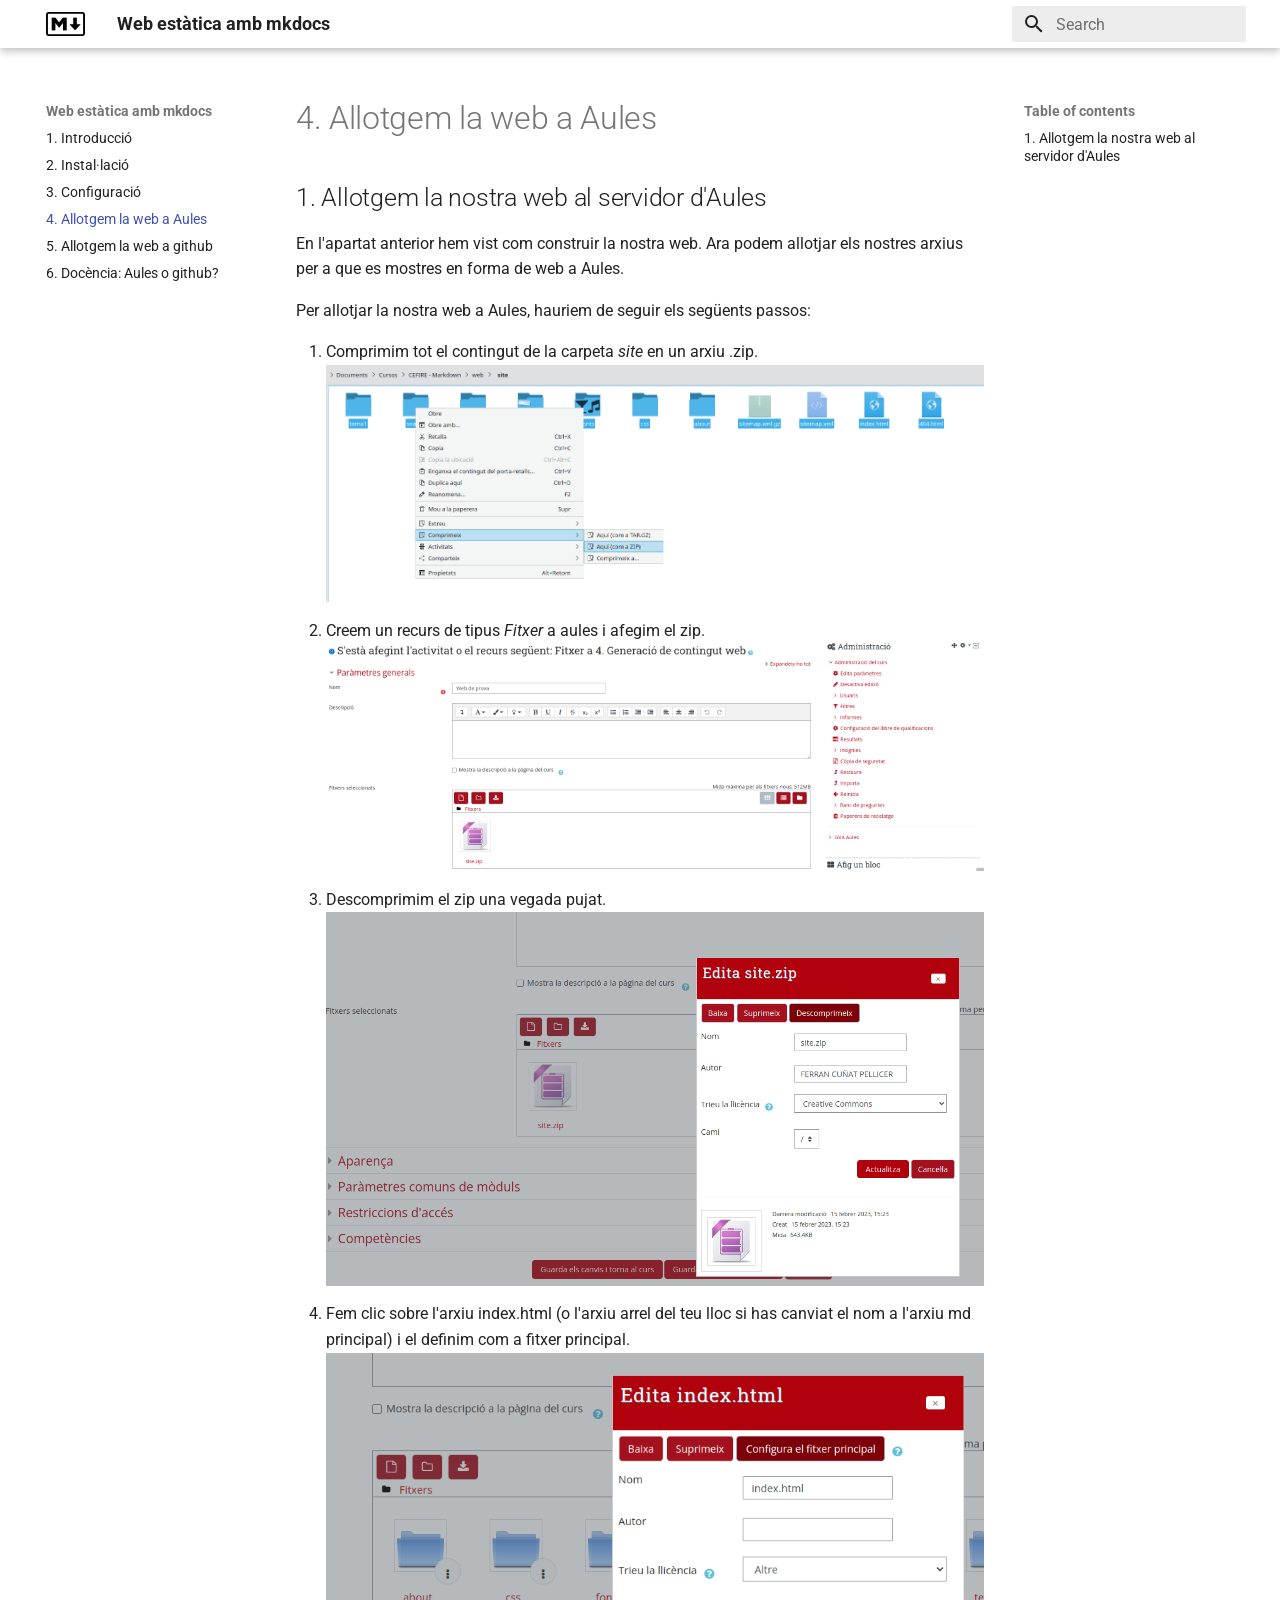
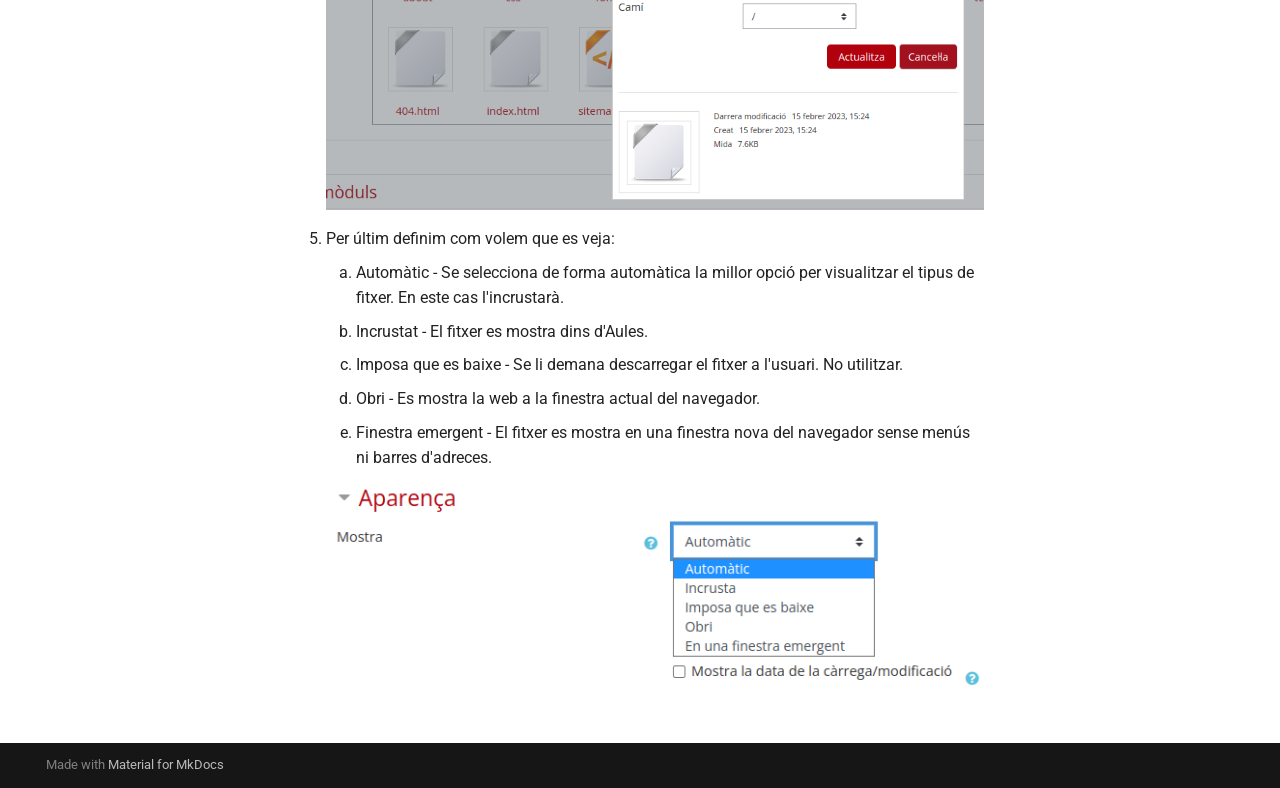
<file: CursMarkdown2025/U3.Web/docs/aules/index.html>
<!doctype html>
<html lang="en" class="no-js">
  <head>
    
      <meta charset="utf-8">
      <meta name="viewport" content="width=device-width,initial-scale=1">
      
      
      
      
        <link rel="prev" href="../configuracio/">
      
      
        <link rel="next" href="../github/">
      
      
      <link rel="icon" href="../img/logoMarkdown.png">
      <meta name="generator" content="mkdocs-1.6.1, mkdocs-material-9.5.34">
    
    
      
        <title>4. Allotgem la web a Aules - Web estàtica amb mkdocs</title>
      
    
    
      <link rel="stylesheet" href="../assets/stylesheets/main.35f28582.min.css">
      
        
        <link rel="stylesheet" href="../assets/stylesheets/palette.06af60db.min.css">
      
      


    
    
      
    
    
      
        
        
        <link rel="preconnect" href="https://fonts.gstatic.com" crossorigin>
        <link rel="stylesheet" href="https://fonts.googleapis.com/css?family=Roboto:300,300i,400,400i,700,700i%7CRoboto+Mono:400,400i,700,700i&display=fallback">
        <style>:root{--md-text-font:"Roboto";--md-code-font:"Roboto Mono"}</style>
      
    
    
    <script>__md_scope=new URL("..",location),__md_hash=e=>[...e].reduce(((e,_)=>(e<<5)-e+_.charCodeAt(0)),0),__md_get=(e,_=localStorage,t=__md_scope)=>JSON.parse(_.getItem(t.pathname+"."+e)),__md_set=(e,_,t=localStorage,a=__md_scope)=>{try{t.setItem(a.pathname+"."+e,JSON.stringify(_))}catch(e){}}</script>
    
      

    
    
    
  </head>
  
  
    
    
    
    
    
    <body dir="ltr" data-md-color-scheme="default" data-md-color-primary="white" data-md-color-accent="indigo">
  
    
    <input class="md-toggle" data-md-toggle="drawer" type="checkbox" id="__drawer" autocomplete="off">
    <input class="md-toggle" data-md-toggle="search" type="checkbox" id="__search" autocomplete="off">
    <label class="md-overlay" for="__drawer"></label>
    <div data-md-component="skip">
      
        
        <a href="#1-allotgem-la-nostra-web-al-servidor-daules" class="md-skip">
          Skip to content
        </a>
      
    </div>
    <div data-md-component="announce">
      
    </div>
    
    
      

  

<header class="md-header md-header--shadow" data-md-component="header">
  <nav class="md-header__inner md-grid" aria-label="Header">
    <a href=".." title="Web estàtica amb mkdocs" class="md-header__button md-logo" aria-label="Web estàtica amb mkdocs" data-md-component="logo">
      
  <img src="../img/logoMarkdown.png" alt="logo">

    </a>
    <label class="md-header__button md-icon" for="__drawer">
      
      <svg xmlns="http://www.w3.org/2000/svg" viewBox="0 0 24 24"><path d="M3 6h18v2H3zm0 5h18v2H3zm0 5h18v2H3z"/></svg>
    </label>
    <div class="md-header__title" data-md-component="header-title">
      <div class="md-header__ellipsis">
        <div class="md-header__topic">
          <span class="md-ellipsis">
            Web estàtica amb mkdocs
          </span>
        </div>
        <div class="md-header__topic" data-md-component="header-topic">
          <span class="md-ellipsis">
            
              4. Allotgem la web a Aules
            
          </span>
        </div>
      </div>
    </div>
    
      
    
    
    
    
      <label class="md-header__button md-icon" for="__search">
        
        <svg xmlns="http://www.w3.org/2000/svg" viewBox="0 0 24 24"><path d="M9.5 3A6.5 6.5 0 0 1 16 9.5c0 1.61-.59 3.09-1.56 4.23l.27.27h.79l5 5-1.5 1.5-5-5v-.79l-.27-.27A6.52 6.52 0 0 1 9.5 16 6.5 6.5 0 0 1 3 9.5 6.5 6.5 0 0 1 9.5 3m0 2C7 5 5 7 5 9.5S7 14 9.5 14 14 12 14 9.5 12 5 9.5 5"/></svg>
      </label>
      <div class="md-search" data-md-component="search" role="dialog">
  <label class="md-search__overlay" for="__search"></label>
  <div class="md-search__inner" role="search">
    <form class="md-search__form" name="search">
      <input type="text" class="md-search__input" name="query" aria-label="Search" placeholder="Search" autocapitalize="off" autocorrect="off" autocomplete="off" spellcheck="false" data-md-component="search-query" required>
      <label class="md-search__icon md-icon" for="__search">
        
        <svg xmlns="http://www.w3.org/2000/svg" viewBox="0 0 24 24"><path d="M9.5 3A6.5 6.5 0 0 1 16 9.5c0 1.61-.59 3.09-1.56 4.23l.27.27h.79l5 5-1.5 1.5-5-5v-.79l-.27-.27A6.52 6.52 0 0 1 9.5 16 6.5 6.5 0 0 1 3 9.5 6.5 6.5 0 0 1 9.5 3m0 2C7 5 5 7 5 9.5S7 14 9.5 14 14 12 14 9.5 12 5 9.5 5"/></svg>
        
        <svg xmlns="http://www.w3.org/2000/svg" viewBox="0 0 24 24"><path d="M20 11v2H8l5.5 5.5-1.42 1.42L4.16 12l7.92-7.92L13.5 5.5 8 11z"/></svg>
      </label>
      <nav class="md-search__options" aria-label="Search">
        
        <button type="reset" class="md-search__icon md-icon" title="Clear" aria-label="Clear" tabindex="-1">
          
          <svg xmlns="http://www.w3.org/2000/svg" viewBox="0 0 24 24"><path d="M19 6.41 17.59 5 12 10.59 6.41 5 5 6.41 10.59 12 5 17.59 6.41 19 12 13.41 17.59 19 19 17.59 13.41 12z"/></svg>
        </button>
      </nav>
      
    </form>
    <div class="md-search__output">
      <div class="md-search__scrollwrap" tabindex="0" data-md-scrollfix>
        <div class="md-search-result" data-md-component="search-result">
          <div class="md-search-result__meta">
            Initializing search
          </div>
          <ol class="md-search-result__list" role="presentation"></ol>
        </div>
      </div>
    </div>
  </div>
</div>
    
    
  </nav>
  
</header>
    
    <div class="md-container" data-md-component="container">
      
      
        
          
        
      
      <main class="md-main" data-md-component="main">
        <div class="md-main__inner md-grid">
          
            
              
              <div class="md-sidebar md-sidebar--primary" data-md-component="sidebar" data-md-type="navigation" >
                <div class="md-sidebar__scrollwrap">
                  <div class="md-sidebar__inner">
                    



<nav class="md-nav md-nav--primary" aria-label="Navigation" data-md-level="0">
  <label class="md-nav__title" for="__drawer">
    <a href=".." title="Web estàtica amb mkdocs" class="md-nav__button md-logo" aria-label="Web estàtica amb mkdocs" data-md-component="logo">
      
  <img src="../img/logoMarkdown.png" alt="logo">

    </a>
    Web estàtica amb mkdocs
  </label>
  
  <ul class="md-nav__list" data-md-scrollfix>
    
      
      
  
  
  
  
    <li class="md-nav__item">
      <a href=".." class="md-nav__link">
        
  
  <span class="md-ellipsis">
    1. Introducció
  </span>
  

      </a>
    </li>
  

    
      
      
  
  
  
  
    <li class="md-nav__item">
      <a href="../instal%C2%B7lacio/" class="md-nav__link">
        
  
  <span class="md-ellipsis">
    2. Instal·lació
  </span>
  

      </a>
    </li>
  

    
      
      
  
  
  
  
    <li class="md-nav__item">
      <a href="../configuracio/" class="md-nav__link">
        
  
  <span class="md-ellipsis">
    3. Configuració
  </span>
  

      </a>
    </li>
  

    
      
      
  
  
    
  
  
  
    <li class="md-nav__item md-nav__item--active">
      
      <input class="md-nav__toggle md-toggle" type="checkbox" id="__toc">
      
      
      
        <label class="md-nav__link md-nav__link--active" for="__toc">
          
  
  <span class="md-ellipsis">
    4. Allotgem la web a Aules
  </span>
  

          <span class="md-nav__icon md-icon"></span>
        </label>
      
      <a href="./" class="md-nav__link md-nav__link--active">
        
  
  <span class="md-ellipsis">
    4. Allotgem la web a Aules
  </span>
  

      </a>
      
        

<nav class="md-nav md-nav--secondary" aria-label="Table of contents">
  
  
  
  
    <label class="md-nav__title" for="__toc">
      <span class="md-nav__icon md-icon"></span>
      Table of contents
    </label>
    <ul class="md-nav__list" data-md-component="toc" data-md-scrollfix>
      
        <li class="md-nav__item">
  <a href="#1-allotgem-la-nostra-web-al-servidor-daules" class="md-nav__link">
    <span class="md-ellipsis">
      1. Allotgem la nostra web al servidor d'Aules
    </span>
  </a>
  
</li>
      
    </ul>
  
</nav>
      
    </li>
  

    
      
      
  
  
  
  
    <li class="md-nav__item">
      <a href="../github/" class="md-nav__link">
        
  
  <span class="md-ellipsis">
    5. Allotgem la web a github
  </span>
  

      </a>
    </li>
  

    
      
      
  
  
  
  
    <li class="md-nav__item">
      <a href="../aules%20vs%20github/" class="md-nav__link">
        
  
  <span class="md-ellipsis">
    6. Docència: Aules o github?
  </span>
  

      </a>
    </li>
  

    
  </ul>
</nav>
                  </div>
                </div>
              </div>
            
            
              
              <div class="md-sidebar md-sidebar--secondary" data-md-component="sidebar" data-md-type="toc" >
                <div class="md-sidebar__scrollwrap">
                  <div class="md-sidebar__inner">
                    

<nav class="md-nav md-nav--secondary" aria-label="Table of contents">
  
  
  
  
    <label class="md-nav__title" for="__toc">
      <span class="md-nav__icon md-icon"></span>
      Table of contents
    </label>
    <ul class="md-nav__list" data-md-component="toc" data-md-scrollfix>
      
        <li class="md-nav__item">
  <a href="#1-allotgem-la-nostra-web-al-servidor-daules" class="md-nav__link">
    <span class="md-ellipsis">
      1. Allotgem la nostra web al servidor d'Aules
    </span>
  </a>
  
</li>
      
    </ul>
  
</nav>
                  </div>
                </div>
              </div>
            
          
          
            <div class="md-content" data-md-component="content">
              <article class="md-content__inner md-typeset">
                
                  


  <h1>4. Allotgem la web a Aules</h1>

<h2 id="1-allotgem-la-nostra-web-al-servidor-daules">1. Allotgem la nostra web al servidor d'Aules</h2>
<p>En l'apartat anterior hem vist com construir la nostra web. Ara podem allotjar els nostres arxius per a que es mostres en forma de web a Aules.</p>
<p>Per allotjar la nostra web a Aules, hauriem de seguir els següents passos:</p>
<ol>
<li>Comprimim tot el contingut de la carpeta <em>site</em> en un arxiu .zip.
    <img alt="zip" src="../img/zip.png" /></li>
<li>Creem un recurs de tipus <em>Fitxer</em> a aules i afegim el zip.
    <img alt="recurs arxiu" src="../img/crear%20recurs.png" /></li>
<li>Descomprimim el zip una vegada pujat.
    <img alt="descomprimir" src="../img/descomprimir.png" /></li>
<li>Fem clic sobre l'arxiu index.html (o l'arxiu arrel del teu lloc si has canviat el nom a l'arxiu md principal) i el definim com a fitxer principal.
    <img alt="fitxer principal" src="../img/index.png" /></li>
<li>
<p>Per últim definim com volem que es veja:</p>
<ol>
<li>Automàtic - Se selecciona de forma automàtica la millor opció per visualitzar el tipus de fitxer. En este cas l'incrustarà.</li>
<li>Incrustat - El fitxer es mostra dins d'Aules.</li>
<li>Imposa que es baixe - Se li demana descarregar el fitxer a l'usuari. No utilitzar.</li>
<li>Obri - Es mostra la web a la finestra actual del navegador.</li>
<li>Finestra emergent - El fitxer es mostra en una finestra nova del navegador sense menús ni barres d'adreces.</li>
</ol>
<p><img alt="aparença" src="../img/aparen%C3%A7a.png" /></p>
</li>
</ol>












                
              </article>
            </div>
          
          
<script>var target=document.getElementById(location.hash.slice(1));target&&target.name&&(target.checked=target.name.startsWith("__tabbed_"))</script>
        </div>
        
      </main>
      
        <footer class="md-footer">
  
  <div class="md-footer-meta md-typeset">
    <div class="md-footer-meta__inner md-grid">
      <div class="md-copyright">
  
  
    Made with
    <a href="https://squidfunk.github.io/mkdocs-material/" target="_blank" rel="noopener">
      Material for MkDocs
    </a>
  
</div>
      
    </div>
  </div>
</footer>
      
    </div>
    <div class="md-dialog" data-md-component="dialog">
      <div class="md-dialog__inner md-typeset"></div>
    </div>
    
    
    <script id="__config" type="application/json">{"base": "..", "features": [], "search": "../assets/javascripts/workers/search.07f07601.min.js", "translations": {"clipboard.copied": "Copied to clipboard", "clipboard.copy": "Copy to clipboard", "search.result.more.one": "1 more on this page", "search.result.more.other": "# more on this page", "search.result.none": "No matching documents", "search.result.one": "1 matching document", "search.result.other": "# matching documents", "search.result.placeholder": "Type to start searching", "search.result.term.missing": "Missing", "select.version": "Select version"}}</script>
    
    
      <script src="../assets/javascripts/bundle.56dfad97.min.js"></script>
      
    
  </body>
</html>
</file>
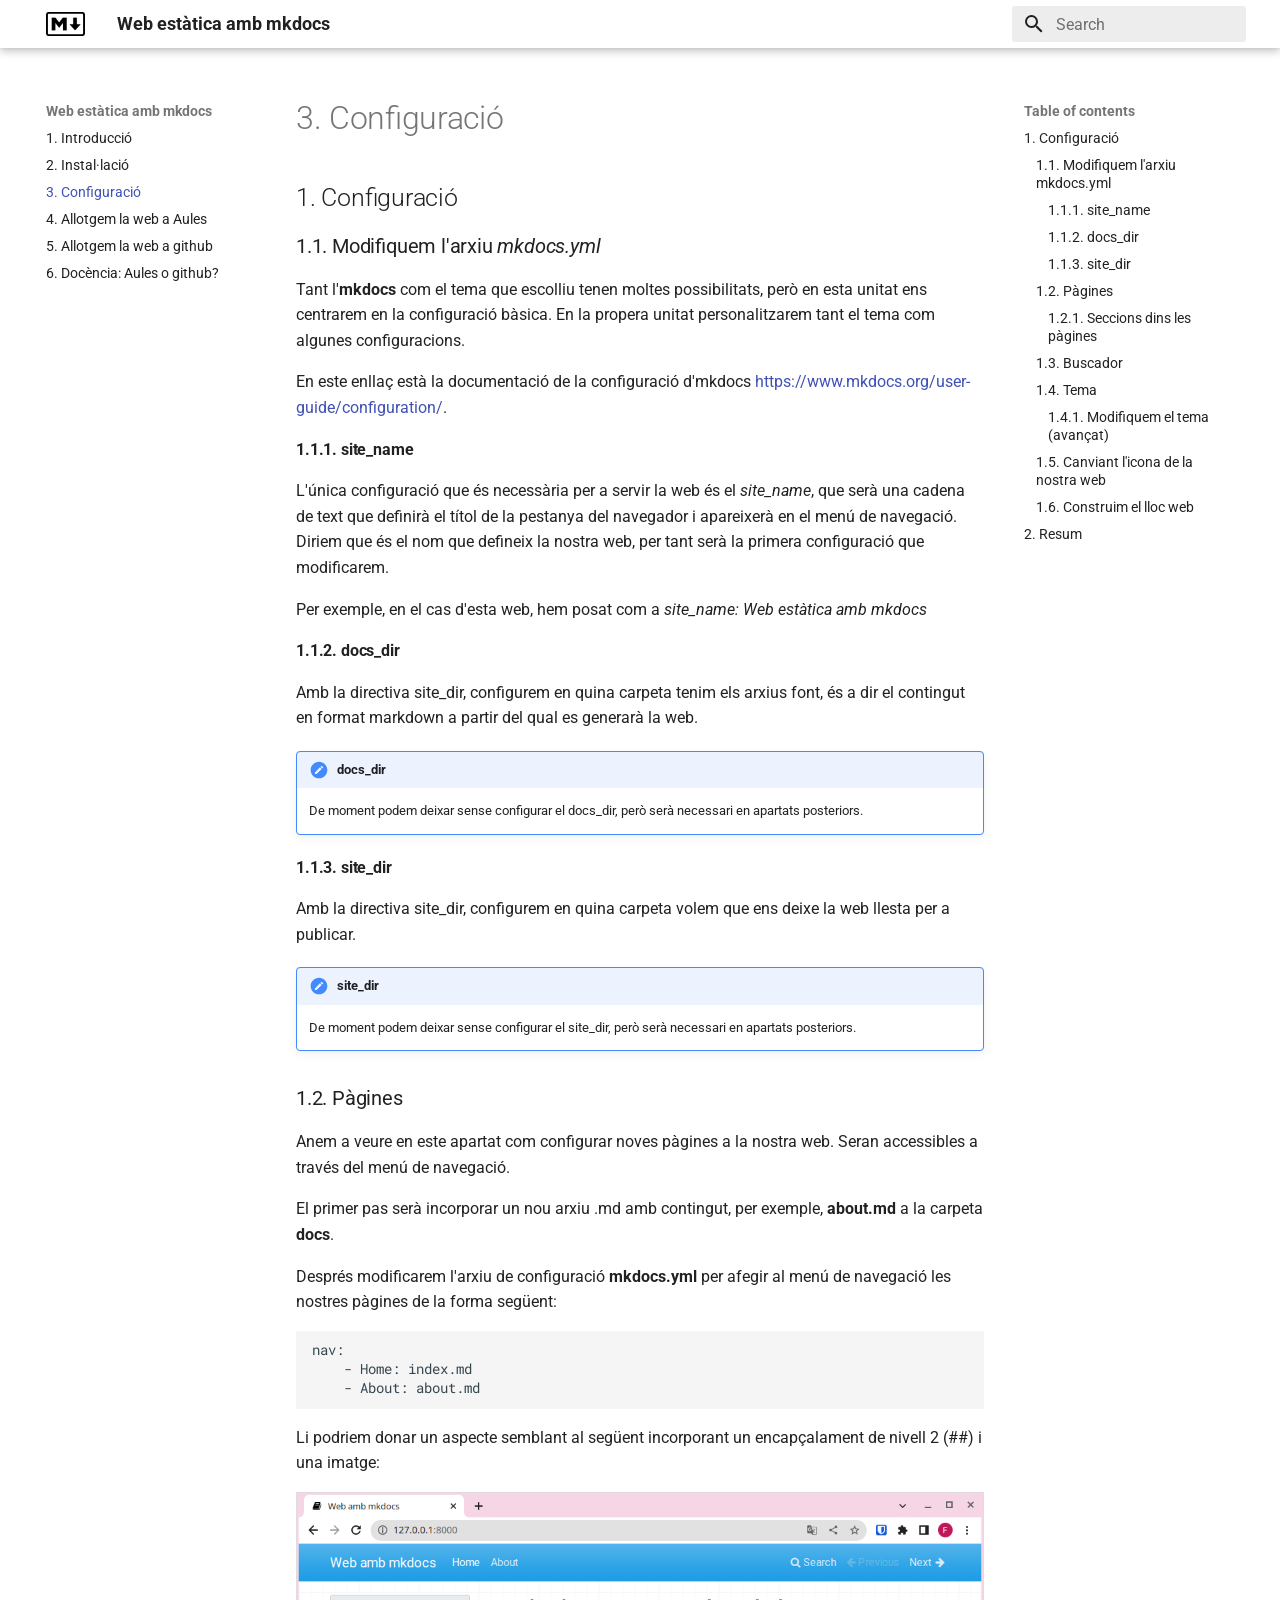
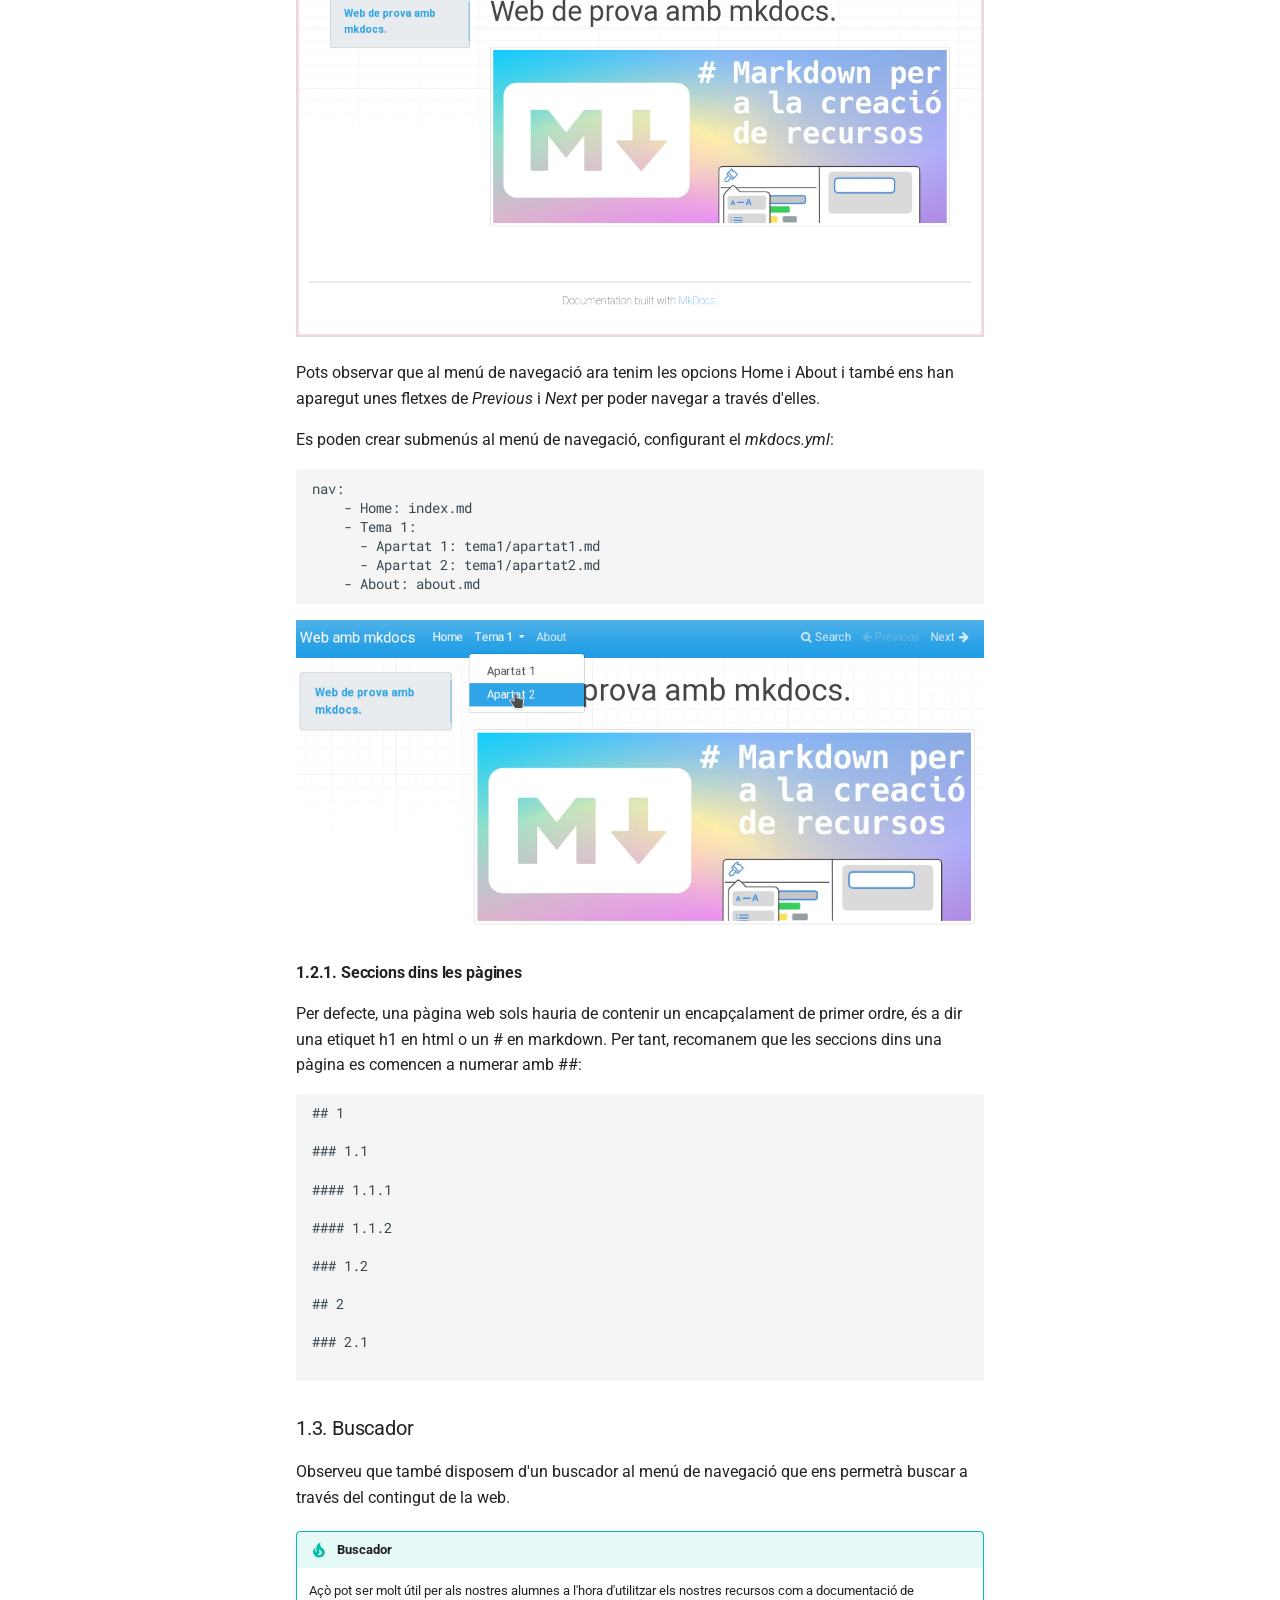
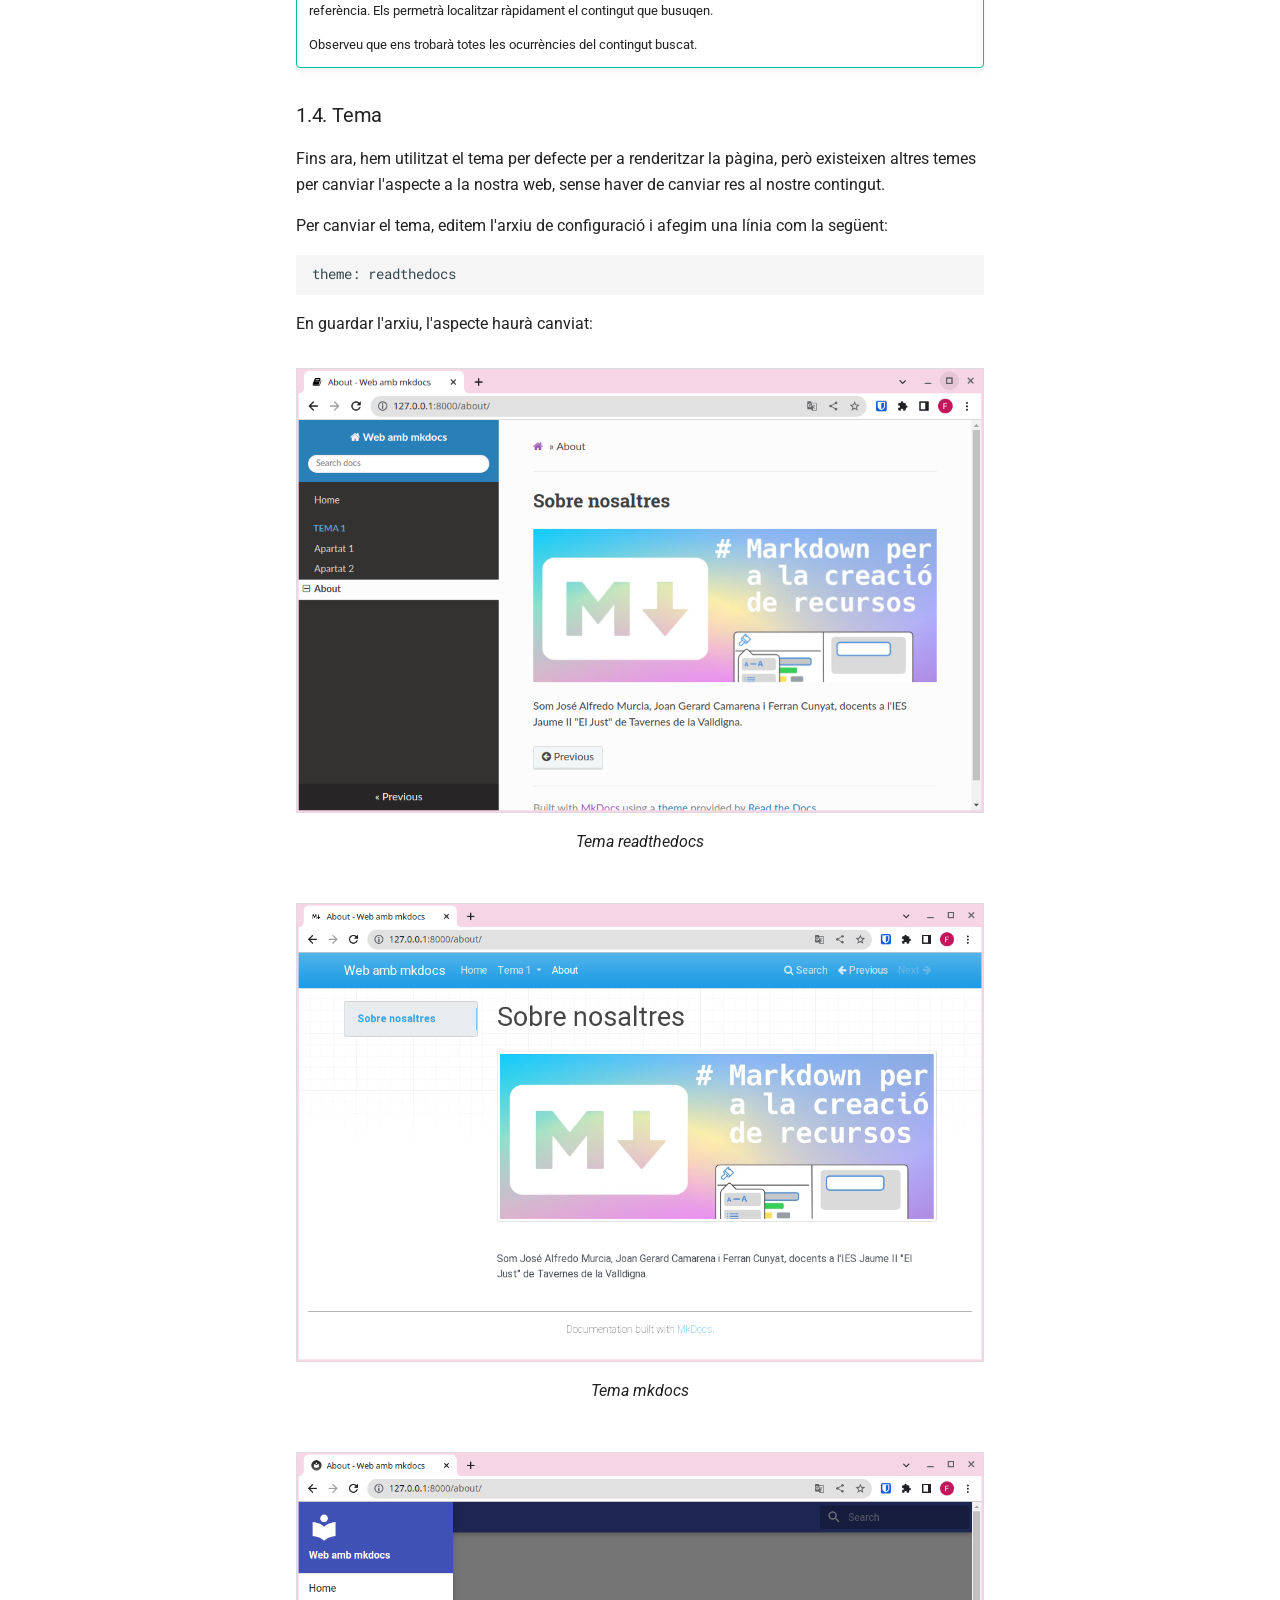
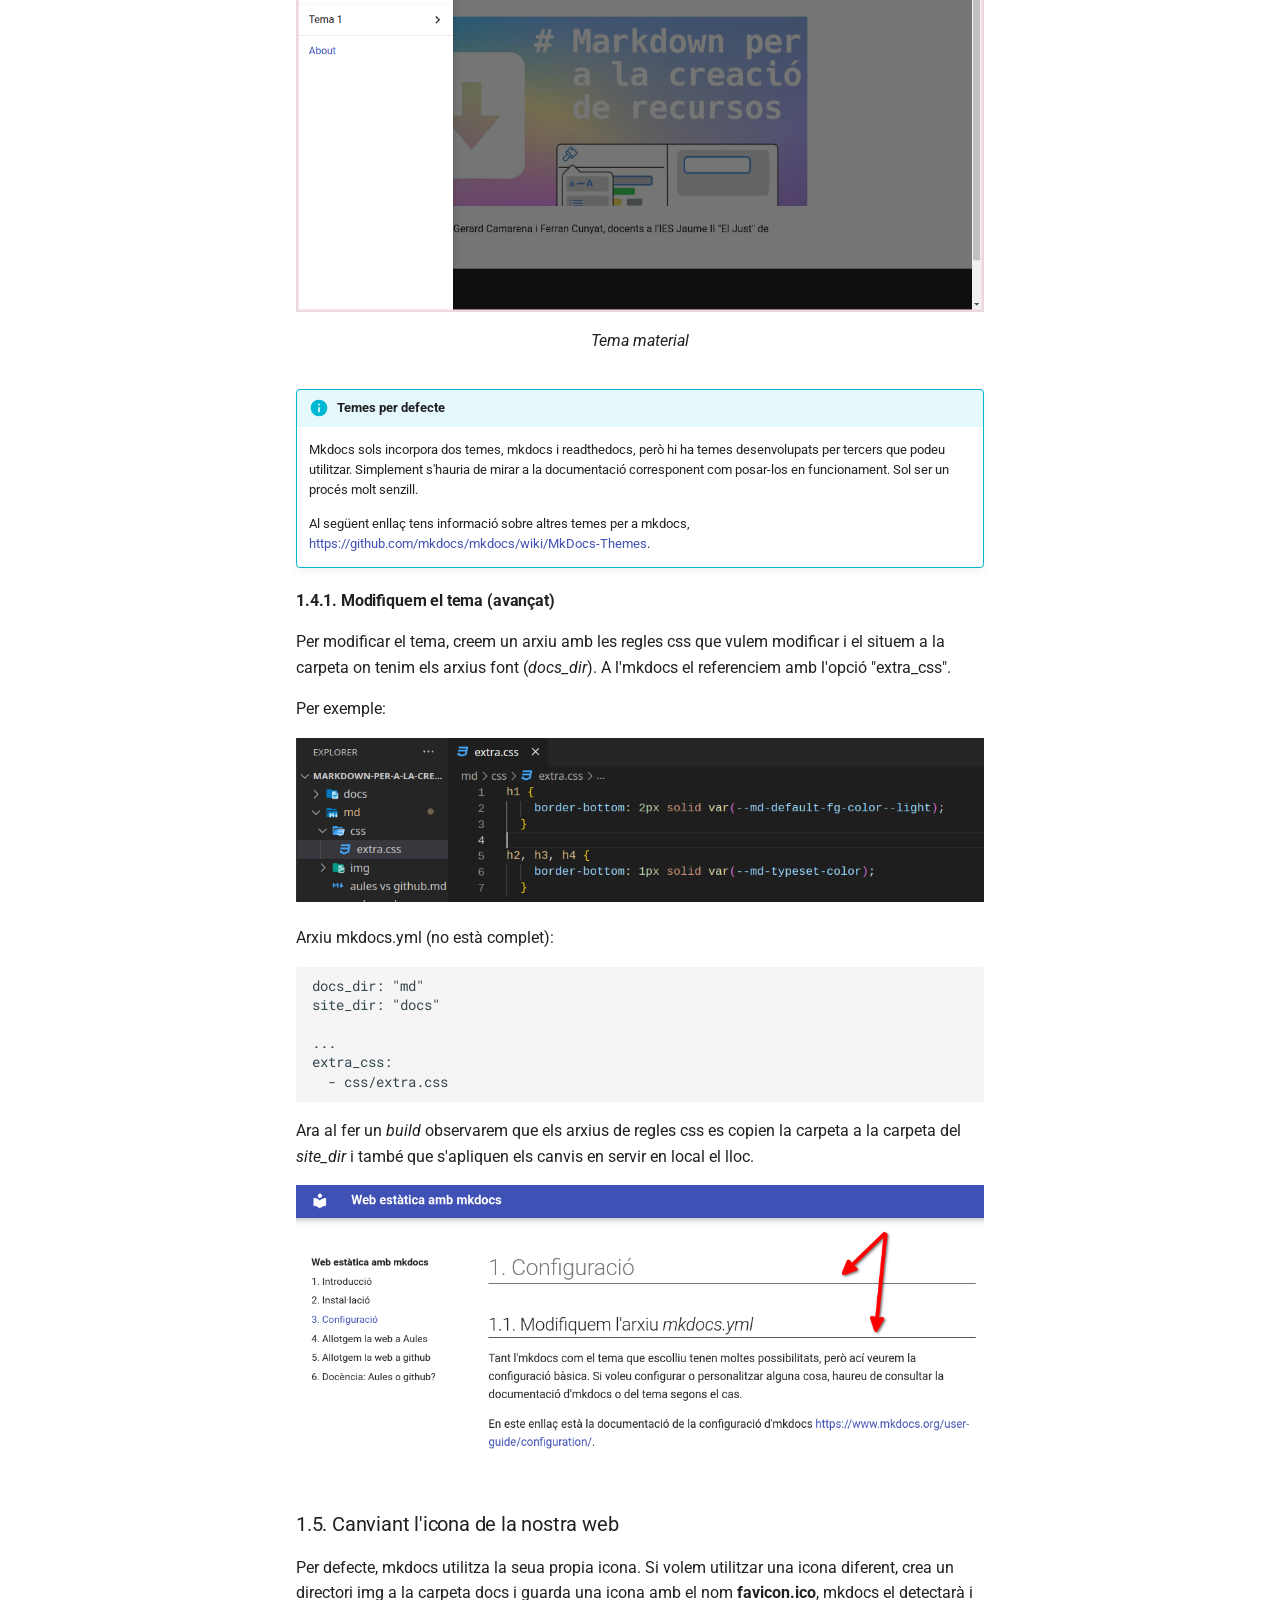
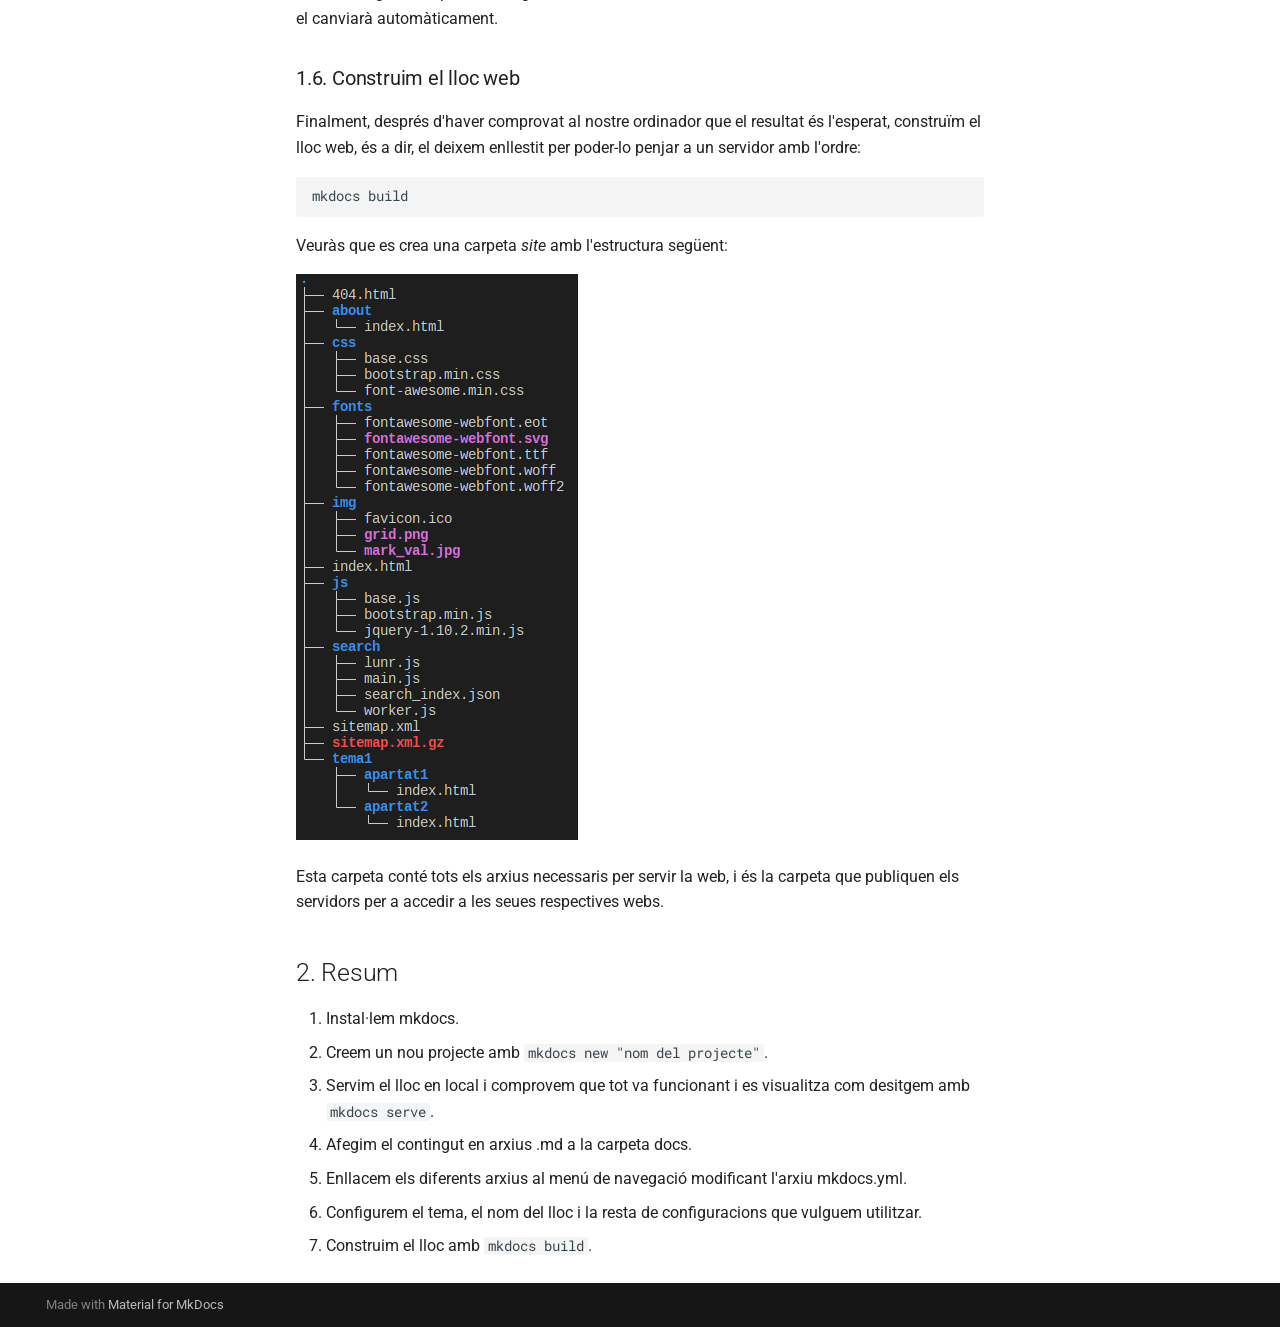
<file: CursMarkdown2025/U3.Web/docs/configuracio/index.html>
<!doctype html>
<html lang="en" class="no-js">
  <head>
    
      <meta charset="utf-8">
      <meta name="viewport" content="width=device-width,initial-scale=1">
      
      
      
      
        <link rel="prev" href="../instal%C2%B7lacio/">
      
      
        <link rel="next" href="../aules/">
      
      
      <link rel="icon" href="../img/logoMarkdown.png">
      <meta name="generator" content="mkdocs-1.6.1, mkdocs-material-9.5.34">
    
    
      
        <title>3. Configuració - Web estàtica amb mkdocs</title>
      
    
    
      <link rel="stylesheet" href="../assets/stylesheets/main.35f28582.min.css">
      
        
        <link rel="stylesheet" href="../assets/stylesheets/palette.06af60db.min.css">
      
      


    
    
      
    
    
      
        
        
        <link rel="preconnect" href="https://fonts.gstatic.com" crossorigin>
        <link rel="stylesheet" href="https://fonts.googleapis.com/css?family=Roboto:300,300i,400,400i,700,700i%7CRoboto+Mono:400,400i,700,700i&display=fallback">
        <style>:root{--md-text-font:"Roboto";--md-code-font:"Roboto Mono"}</style>
      
    
    
    <script>__md_scope=new URL("..",location),__md_hash=e=>[...e].reduce(((e,_)=>(e<<5)-e+_.charCodeAt(0)),0),__md_get=(e,_=localStorage,t=__md_scope)=>JSON.parse(_.getItem(t.pathname+"."+e)),__md_set=(e,_,t=localStorage,a=__md_scope)=>{try{t.setItem(a.pathname+"."+e,JSON.stringify(_))}catch(e){}}</script>
    
      

    
    
    
  </head>
  
  
    
    
    
    
    
    <body dir="ltr" data-md-color-scheme="default" data-md-color-primary="white" data-md-color-accent="indigo">
  
    
    <input class="md-toggle" data-md-toggle="drawer" type="checkbox" id="__drawer" autocomplete="off">
    <input class="md-toggle" data-md-toggle="search" type="checkbox" id="__search" autocomplete="off">
    <label class="md-overlay" for="__drawer"></label>
    <div data-md-component="skip">
      
        
        <a href="#1-configuracio" class="md-skip">
          Skip to content
        </a>
      
    </div>
    <div data-md-component="announce">
      
    </div>
    
    
      

  

<header class="md-header md-header--shadow" data-md-component="header">
  <nav class="md-header__inner md-grid" aria-label="Header">
    <a href=".." title="Web estàtica amb mkdocs" class="md-header__button md-logo" aria-label="Web estàtica amb mkdocs" data-md-component="logo">
      
  <img src="../img/logoMarkdown.png" alt="logo">

    </a>
    <label class="md-header__button md-icon" for="__drawer">
      
      <svg xmlns="http://www.w3.org/2000/svg" viewBox="0 0 24 24"><path d="M3 6h18v2H3zm0 5h18v2H3zm0 5h18v2H3z"/></svg>
    </label>
    <div class="md-header__title" data-md-component="header-title">
      <div class="md-header__ellipsis">
        <div class="md-header__topic">
          <span class="md-ellipsis">
            Web estàtica amb mkdocs
          </span>
        </div>
        <div class="md-header__topic" data-md-component="header-topic">
          <span class="md-ellipsis">
            
              3. Configuració
            
          </span>
        </div>
      </div>
    </div>
    
      
    
    
    
    
      <label class="md-header__button md-icon" for="__search">
        
        <svg xmlns="http://www.w3.org/2000/svg" viewBox="0 0 24 24"><path d="M9.5 3A6.5 6.5 0 0 1 16 9.5c0 1.61-.59 3.09-1.56 4.23l.27.27h.79l5 5-1.5 1.5-5-5v-.79l-.27-.27A6.52 6.52 0 0 1 9.5 16 6.5 6.5 0 0 1 3 9.5 6.5 6.5 0 0 1 9.5 3m0 2C7 5 5 7 5 9.5S7 14 9.5 14 14 12 14 9.5 12 5 9.5 5"/></svg>
      </label>
      <div class="md-search" data-md-component="search" role="dialog">
  <label class="md-search__overlay" for="__search"></label>
  <div class="md-search__inner" role="search">
    <form class="md-search__form" name="search">
      <input type="text" class="md-search__input" name="query" aria-label="Search" placeholder="Search" autocapitalize="off" autocorrect="off" autocomplete="off" spellcheck="false" data-md-component="search-query" required>
      <label class="md-search__icon md-icon" for="__search">
        
        <svg xmlns="http://www.w3.org/2000/svg" viewBox="0 0 24 24"><path d="M9.5 3A6.5 6.5 0 0 1 16 9.5c0 1.61-.59 3.09-1.56 4.23l.27.27h.79l5 5-1.5 1.5-5-5v-.79l-.27-.27A6.52 6.52 0 0 1 9.5 16 6.5 6.5 0 0 1 3 9.5 6.5 6.5 0 0 1 9.5 3m0 2C7 5 5 7 5 9.5S7 14 9.5 14 14 12 14 9.5 12 5 9.5 5"/></svg>
        
        <svg xmlns="http://www.w3.org/2000/svg" viewBox="0 0 24 24"><path d="M20 11v2H8l5.5 5.5-1.42 1.42L4.16 12l7.92-7.92L13.5 5.5 8 11z"/></svg>
      </label>
      <nav class="md-search__options" aria-label="Search">
        
        <button type="reset" class="md-search__icon md-icon" title="Clear" aria-label="Clear" tabindex="-1">
          
          <svg xmlns="http://www.w3.org/2000/svg" viewBox="0 0 24 24"><path d="M19 6.41 17.59 5 12 10.59 6.41 5 5 6.41 10.59 12 5 17.59 6.41 19 12 13.41 17.59 19 19 17.59 13.41 12z"/></svg>
        </button>
      </nav>
      
    </form>
    <div class="md-search__output">
      <div class="md-search__scrollwrap" tabindex="0" data-md-scrollfix>
        <div class="md-search-result" data-md-component="search-result">
          <div class="md-search-result__meta">
            Initializing search
          </div>
          <ol class="md-search-result__list" role="presentation"></ol>
        </div>
      </div>
    </div>
  </div>
</div>
    
    
  </nav>
  
</header>
    
    <div class="md-container" data-md-component="container">
      
      
        
          
        
      
      <main class="md-main" data-md-component="main">
        <div class="md-main__inner md-grid">
          
            
              
              <div class="md-sidebar md-sidebar--primary" data-md-component="sidebar" data-md-type="navigation" >
                <div class="md-sidebar__scrollwrap">
                  <div class="md-sidebar__inner">
                    



<nav class="md-nav md-nav--primary" aria-label="Navigation" data-md-level="0">
  <label class="md-nav__title" for="__drawer">
    <a href=".." title="Web estàtica amb mkdocs" class="md-nav__button md-logo" aria-label="Web estàtica amb mkdocs" data-md-component="logo">
      
  <img src="../img/logoMarkdown.png" alt="logo">

    </a>
    Web estàtica amb mkdocs
  </label>
  
  <ul class="md-nav__list" data-md-scrollfix>
    
      
      
  
  
  
  
    <li class="md-nav__item">
      <a href=".." class="md-nav__link">
        
  
  <span class="md-ellipsis">
    1. Introducció
  </span>
  

      </a>
    </li>
  

    
      
      
  
  
  
  
    <li class="md-nav__item">
      <a href="../instal%C2%B7lacio/" class="md-nav__link">
        
  
  <span class="md-ellipsis">
    2. Instal·lació
  </span>
  

      </a>
    </li>
  

    
      
      
  
  
    
  
  
  
    <li class="md-nav__item md-nav__item--active">
      
      <input class="md-nav__toggle md-toggle" type="checkbox" id="__toc">
      
      
      
        <label class="md-nav__link md-nav__link--active" for="__toc">
          
  
  <span class="md-ellipsis">
    3. Configuració
  </span>
  

          <span class="md-nav__icon md-icon"></span>
        </label>
      
      <a href="./" class="md-nav__link md-nav__link--active">
        
  
  <span class="md-ellipsis">
    3. Configuració
  </span>
  

      </a>
      
        

<nav class="md-nav md-nav--secondary" aria-label="Table of contents">
  
  
  
  
    <label class="md-nav__title" for="__toc">
      <span class="md-nav__icon md-icon"></span>
      Table of contents
    </label>
    <ul class="md-nav__list" data-md-component="toc" data-md-scrollfix>
      
        <li class="md-nav__item">
  <a href="#1-configuracio" class="md-nav__link">
    <span class="md-ellipsis">
      1. Configuració
    </span>
  </a>
  
    <nav class="md-nav" aria-label="1. Configuració">
      <ul class="md-nav__list">
        
          <li class="md-nav__item">
  <a href="#11-modifiquem-larxiu-mkdocsyml" class="md-nav__link">
    <span class="md-ellipsis">
      1.1. Modifiquem l'arxiu mkdocs.yml
    </span>
  </a>
  
    <nav class="md-nav" aria-label="1.1. Modifiquem l'arxiu mkdocs.yml">
      <ul class="md-nav__list">
        
          <li class="md-nav__item">
  <a href="#111-site_name" class="md-nav__link">
    <span class="md-ellipsis">
      1.1.1. site_name
    </span>
  </a>
  
</li>
        
          <li class="md-nav__item">
  <a href="#112-docs_dir" class="md-nav__link">
    <span class="md-ellipsis">
      1.1.2. docs_dir
    </span>
  </a>
  
</li>
        
          <li class="md-nav__item">
  <a href="#113-site_dir" class="md-nav__link">
    <span class="md-ellipsis">
      1.1.3. site_dir
    </span>
  </a>
  
</li>
        
      </ul>
    </nav>
  
</li>
        
          <li class="md-nav__item">
  <a href="#12-pagines" class="md-nav__link">
    <span class="md-ellipsis">
      1.2. Pàgines
    </span>
  </a>
  
    <nav class="md-nav" aria-label="1.2. Pàgines">
      <ul class="md-nav__list">
        
          <li class="md-nav__item">
  <a href="#121-seccions-dins-les-pagines" class="md-nav__link">
    <span class="md-ellipsis">
      1.2.1. Seccions dins les pàgines
    </span>
  </a>
  
</li>
        
      </ul>
    </nav>
  
</li>
        
          <li class="md-nav__item">
  <a href="#13-buscador" class="md-nav__link">
    <span class="md-ellipsis">
      1.3. Buscador
    </span>
  </a>
  
</li>
        
          <li class="md-nav__item">
  <a href="#14-tema" class="md-nav__link">
    <span class="md-ellipsis">
      1.4. Tema
    </span>
  </a>
  
    <nav class="md-nav" aria-label="1.4. Tema">
      <ul class="md-nav__list">
        
          <li class="md-nav__item">
  <a href="#141-modifiquem-el-tema-avancat" class="md-nav__link">
    <span class="md-ellipsis">
      1.4.1. Modifiquem el tema (avançat)
    </span>
  </a>
  
</li>
        
      </ul>
    </nav>
  
</li>
        
          <li class="md-nav__item">
  <a href="#15-canviant-licona-de-la-nostra-web" class="md-nav__link">
    <span class="md-ellipsis">
      1.5. Canviant l'icona de la nostra web
    </span>
  </a>
  
</li>
        
          <li class="md-nav__item">
  <a href="#16-construim-el-lloc-web" class="md-nav__link">
    <span class="md-ellipsis">
      1.6. Construim el lloc web
    </span>
  </a>
  
</li>
        
      </ul>
    </nav>
  
</li>
      
        <li class="md-nav__item">
  <a href="#2-resum" class="md-nav__link">
    <span class="md-ellipsis">
      2. Resum
    </span>
  </a>
  
</li>
      
    </ul>
  
</nav>
      
    </li>
  

    
      
      
  
  
  
  
    <li class="md-nav__item">
      <a href="../aules/" class="md-nav__link">
        
  
  <span class="md-ellipsis">
    4. Allotgem la web a Aules
  </span>
  

      </a>
    </li>
  

    
      
      
  
  
  
  
    <li class="md-nav__item">
      <a href="../github/" class="md-nav__link">
        
  
  <span class="md-ellipsis">
    5. Allotgem la web a github
  </span>
  

      </a>
    </li>
  

    
      
      
  
  
  
  
    <li class="md-nav__item">
      <a href="../aules%20vs%20github/" class="md-nav__link">
        
  
  <span class="md-ellipsis">
    6. Docència: Aules o github?
  </span>
  

      </a>
    </li>
  

    
  </ul>
</nav>
                  </div>
                </div>
              </div>
            
            
              
              <div class="md-sidebar md-sidebar--secondary" data-md-component="sidebar" data-md-type="toc" >
                <div class="md-sidebar__scrollwrap">
                  <div class="md-sidebar__inner">
                    

<nav class="md-nav md-nav--secondary" aria-label="Table of contents">
  
  
  
  
    <label class="md-nav__title" for="__toc">
      <span class="md-nav__icon md-icon"></span>
      Table of contents
    </label>
    <ul class="md-nav__list" data-md-component="toc" data-md-scrollfix>
      
        <li class="md-nav__item">
  <a href="#1-configuracio" class="md-nav__link">
    <span class="md-ellipsis">
      1. Configuració
    </span>
  </a>
  
    <nav class="md-nav" aria-label="1. Configuració">
      <ul class="md-nav__list">
        
          <li class="md-nav__item">
  <a href="#11-modifiquem-larxiu-mkdocsyml" class="md-nav__link">
    <span class="md-ellipsis">
      1.1. Modifiquem l'arxiu mkdocs.yml
    </span>
  </a>
  
    <nav class="md-nav" aria-label="1.1. Modifiquem l'arxiu mkdocs.yml">
      <ul class="md-nav__list">
        
          <li class="md-nav__item">
  <a href="#111-site_name" class="md-nav__link">
    <span class="md-ellipsis">
      1.1.1. site_name
    </span>
  </a>
  
</li>
        
          <li class="md-nav__item">
  <a href="#112-docs_dir" class="md-nav__link">
    <span class="md-ellipsis">
      1.1.2. docs_dir
    </span>
  </a>
  
</li>
        
          <li class="md-nav__item">
  <a href="#113-site_dir" class="md-nav__link">
    <span class="md-ellipsis">
      1.1.3. site_dir
    </span>
  </a>
  
</li>
        
      </ul>
    </nav>
  
</li>
        
          <li class="md-nav__item">
  <a href="#12-pagines" class="md-nav__link">
    <span class="md-ellipsis">
      1.2. Pàgines
    </span>
  </a>
  
    <nav class="md-nav" aria-label="1.2. Pàgines">
      <ul class="md-nav__list">
        
          <li class="md-nav__item">
  <a href="#121-seccions-dins-les-pagines" class="md-nav__link">
    <span class="md-ellipsis">
      1.2.1. Seccions dins les pàgines
    </span>
  </a>
  
</li>
        
      </ul>
    </nav>
  
</li>
        
          <li class="md-nav__item">
  <a href="#13-buscador" class="md-nav__link">
    <span class="md-ellipsis">
      1.3. Buscador
    </span>
  </a>
  
</li>
        
          <li class="md-nav__item">
  <a href="#14-tema" class="md-nav__link">
    <span class="md-ellipsis">
      1.4. Tema
    </span>
  </a>
  
    <nav class="md-nav" aria-label="1.4. Tema">
      <ul class="md-nav__list">
        
          <li class="md-nav__item">
  <a href="#141-modifiquem-el-tema-avancat" class="md-nav__link">
    <span class="md-ellipsis">
      1.4.1. Modifiquem el tema (avançat)
    </span>
  </a>
  
</li>
        
      </ul>
    </nav>
  
</li>
        
          <li class="md-nav__item">
  <a href="#15-canviant-licona-de-la-nostra-web" class="md-nav__link">
    <span class="md-ellipsis">
      1.5. Canviant l'icona de la nostra web
    </span>
  </a>
  
</li>
        
          <li class="md-nav__item">
  <a href="#16-construim-el-lloc-web" class="md-nav__link">
    <span class="md-ellipsis">
      1.6. Construim el lloc web
    </span>
  </a>
  
</li>
        
      </ul>
    </nav>
  
</li>
      
        <li class="md-nav__item">
  <a href="#2-resum" class="md-nav__link">
    <span class="md-ellipsis">
      2. Resum
    </span>
  </a>
  
</li>
      
    </ul>
  
</nav>
                  </div>
                </div>
              </div>
            
          
          
            <div class="md-content" data-md-component="content">
              <article class="md-content__inner md-typeset">
                
                  


  <h1>3. Configuració</h1>

<h2 id="1-configuracio">1. Configuració</h2>
<h3 id="11-modifiquem-larxiu-mkdocsyml">1.1. Modifiquem l'arxiu <em>mkdocs.yml</em></h3>
<p>Tant l'<strong>mkdocs</strong> com el tema que escolliu tenen moltes possibilitats, però en esta unitat ens centrarem en la configuració bàsica. En la propera unitat personalitzarem tant el tema com algunes configuracions.</p>
<p>En este enllaç està la documentació de la configuració d'mkdocs <a href="https://www.mkdocs.org/user-guide/configuration/">https://www.mkdocs.org/user-guide/configuration/</a>.</p>
<h4 id="111-site_name">1.1.1. site_name</h4>
<p>L'única configuració que és necessària per a servir la web és el <em>site_name</em>, que serà una cadena de text que definirà el títol de la pestanya del navegador i apareixerà en el menú de navegació. Diriem que és el nom que defineix la nostra web, per tant serà la primera configuració que modificarem.</p>
<p>Per exemple, en el cas d'esta web, hem posat com a <em>site_name: Web estàtica amb mkdocs</em></p>
<h4 id="112-docs_dir">1.1.2. docs_dir</h4>
<p>Amb la directiva site_dir, configurem en quina carpeta tenim els arxius font, és a dir el contingut en format markdown a partir del qual es generarà la web.</p>
<div class="admonition note">
<p class="admonition-title">docs_dir</p>
<p>De moment podem deixar sense configurar el docs_dir, però serà necessari en apartats posteriors.</p>
</div>
<h4 id="113-site_dir">1.1.3. site_dir</h4>
<p>Amb la directiva site_dir, configurem en quina carpeta volem que ens deixe la web llesta per a publicar.</p>
<div class="admonition note">
<p class="admonition-title">site_dir</p>
<p>De moment podem deixar sense configurar el site_dir, però serà necessari en apartats posteriors.</p>
</div>
<h3 id="12-pagines">1.2. Pàgines</h3>
<p>Anem a veure en este apartat com configurar noves pàgines a la nostra web. Seran accessibles a través del menú de navegació.</p>
<p>El primer pas serà incorporar un nou arxiu .md amb contingut, per exemple, <strong>about.md</strong> a la carpeta <strong>docs</strong>.</p>
<p>Després modificarem l'arxiu de configuració <strong>mkdocs.yml</strong> per afegir al menú de navegació les nostres pàgines de la forma següent:</p>
<pre><code class="language-yaml">nav:
    - Home: index.md
    - About: about.md
</code></pre>
<p>Li podriem donar un aspecte semblant al següent incorporant un encapçalament de nivell 2 (##) i una imatge:</p>
<p><img alt="pagines" src="../img/pagines.png" /></p>
<p>Pots observar que al menú de navegació ara tenim les opcions Home i About i també ens han aparegut unes fletxes de <em>Previous</em> i <em>Next</em> per poder navegar a través d'elles.</p>
<p>Es poden crear submenús al menú de navegació, configurant el <em>mkdocs.yml</em>:</p>
<pre><code class="language-yaml">nav:
    - Home: index.md
    - Tema 1:
      - Apartat 1: tema1/apartat1.md
      - Apartat 2: tema1/apartat2.md
    - About: about.md
</code></pre>
<p><img alt="submenus" src="../img/submenus.png" /></p>
<h4 id="121-seccions-dins-les-pagines">1.2.1. Seccions dins les pàgines</h4>
<p>Per defecte, una pàgina web sols hauria de contenir un encapçalament de primer ordre, és a dir una etiquet h1 en html o un # en markdown. Per tant, recomanem que les seccions dins una pàgina es comencen a numerar amb ##:</p>
<pre><code class="language-markdown">## 1

### 1.1

#### 1.1.1

#### 1.1.2

### 1.2

## 2

### 2.1

</code></pre>
<h3 id="13-buscador">1.3. Buscador</h3>
<p>Observeu que també disposem d'un buscador al menú de navegació que ens permetrà buscar a través del contingut de la web. </p>
<div class="admonition tip">
<p class="admonition-title">Buscador</p>
<p>Açò pot ser molt útil per als nostres alumnes a l'hora d'utilitzar els nostres recursos com a documentació de referència. Els permetrà localitzar ràpidament el contingut que busuqen.</p>
<p>Observeu que ens trobarà totes les ocurrències del contingut buscat.</p>
</div>
<h3 id="14-tema">1.4. Tema</h3>
<p>Fins ara, hem utilitzat el tema per defecte per a renderitzar la pàgina, però existeixen altres temes per canviar l'aspecte a la nostra web, sense haver de canviar res al nostre contingut.</p>
<p>Per canviar el tema, editem l'arxiu de configuració i afegim una línia com la següent:</p>
<pre><code class="language-yaml">theme: readthedocs
</code></pre>
<p>En guardar l'arxiu, l'aspecte haurà canviat:</p>
<figure>
<p><img alt="readthedocs" src="../img/readthedocs.png" />
  </p>
<figcaption>Tema readthedocs</figcaption>
</figure>
<figure>
<p><img alt="mkdocs" src="../img/tema_mkdocs.png" />
  </p>
<figcaption>Tema mkdocs</figcaption>
</figure>
<figure>
<p><img alt="material" src="../img/tema_material.png" />
  </p>
<figcaption>Tema material</figcaption>
</figure>
<div class="admonition info">
<p class="admonition-title">Temes per defecte</p>
<p>Mkdocs sols incorpora dos temes, mkdocs i readthedocs, però hi ha temes desenvolupats per tercers que podeu utilitzar. Simplement s'hauria de mirar a la documentació corresponent com posar-los en funcionament. Sol ser un procés molt senzill. </p>
<p>Al següent enllaç tens informació sobre altres temes per a mkdocs, <a href="https://github.com/mkdocs/mkdocs/wiki/MkDocs-Themes">https://github.com/mkdocs/mkdocs/wiki/MkDocs-Themes</a>.</p>
</div>
<!-- !!!info "Material for mkdocs"
    Un tema molt complet, amigable i versàtil és material for mkdocs. En la següent unitat farem ús d'ell i aprofundirem en la seua configuració. 

    Per instal·lar-lo executeu `pip install mkdocs-material`.

    Per utilitzar-lo `theme: material`.

    [https://squidfunk.github.io/mkdocs-material/](https://squidfunk.github.io/mkdocs-material/) -->

<h4 id="141-modifiquem-el-tema-avancat">1.4.1. Modifiquem el tema (avançat)</h4>
<p>Per modificar el tema, creem un arxiu amb les regles css que vulem modificar i el situem a la carpeta on tenim els arxius font (<em>docs_dir</em>). A l'mkdocs el referenciem amb l'opció "extra_css".</p>
<p>Per exemple:</p>
<p><img alt="extra css" src="../img/extra_css.png" /></p>
<p>Arxiu mkdocs.yml (no està complet):</p>
<pre><code class="language-yaml">docs_dir: &quot;md&quot;
site_dir: &quot;docs&quot;

...
extra_css:
  - css/extra.css
</code></pre>
<p>Ara al fer un <em>build</em> observarem que els arxius de regles css es copien la carpeta a la carpeta del <em>site_dir</em> i també que s'apliquen els canvis en servir en local el lloc.</p>
<p><img alt="CSS" src="../img/css.png" /></p>
<h3 id="15-canviant-licona-de-la-nostra-web">1.5. Canviant l'icona de la nostra web</h3>
<p>Per defecte, mkdocs utilitza la seua propia icona. Si volem utilitzar una icona diferent, crea un directori img a la carpeta docs i guarda una icona amb el nom <strong>favicon.ico</strong>, mkdocs el detectarà i el canviarà automàticament.</p>
<!-- ### 1.6. Afegint *admonitions* (caixes per a captar l'atenció)

Per poder fer ús de les caixes per resaltar contingut, hem d'afegir el plugin admonition a l'arxiu de configuració:


<pre><code class="language-yaml">markdown_extensions:
  - admonition
</code></pre>


A diferència d'awesomebox, les caixes a mkdocs es defineixen amb tres tancaments d'exclamació, i el contingut de dins la caixa va tabulat. Per exemple:


<pre><code class="language-markdown">!!!note &quot;Anotació&quot;
    Esta part si que la podeu provar a casa.

!!!warning &quot;Compte!&quot;
    Aneu amb compte al realitzar esta part.

!!!danger &quot;Perill!!&quot;
    No proveu açò a casa.
</code></pre>


!!!note "Anotació"
    Esta part si que la podeu provar a casa.

!!!warning "Compte!"
    Aneu amb compte al realitzar esta part.

!!!danger "Perill!!"
    No proveu açò a casa. -->

<h3 id="16-construim-el-lloc-web">1.6. Construim el lloc web</h3>
<p>Finalment, després d'haver comprovat al nostre ordinador que el resultat és l'esperat, construïm el lloc web, és a dir, el deixem enllestit per poder-lo penjar a un servidor amb l'ordre:</p>
<pre><code class="language-sh">mkdocs build
</code></pre>
<p>Veuràs que es crea una carpeta <em>site</em> amb l'estructura següent:</p>
<p><img alt="site" src="../img/site.png" /></p>
<p>Esta carpeta conté tots els arxius necessaris per servir la web, i és la carpeta que publiquen els servidors per a accedir a les seues respectives webs.</p>
<h2 id="2-resum">2. Resum</h2>
<ol>
<li>Instal·lem mkdocs.</li>
<li>Creem un nou projecte amb <code>mkdocs new "nom del projecte"</code>.</li>
<li>Servim el lloc en local i comprovem que tot va funcionant i es visualitza com desitgem amb <code>mkdocs serve</code>.</li>
<li>Afegim el contingut en arxius .md a la carpeta docs.</li>
<li>Enllacem els diferents arxius al menú de navegació modificant l'arxiu mkdocs.yml.</li>
<li>Configurem el tema, el nom del lloc i la resta de configuracions que vulguem utilitzar.</li>
<li>Construim el lloc amb <code>mkdocs build</code>.</li>
</ol>












                
              </article>
            </div>
          
          
<script>var target=document.getElementById(location.hash.slice(1));target&&target.name&&(target.checked=target.name.startsWith("__tabbed_"))</script>
        </div>
        
      </main>
      
        <footer class="md-footer">
  
  <div class="md-footer-meta md-typeset">
    <div class="md-footer-meta__inner md-grid">
      <div class="md-copyright">
  
  
    Made with
    <a href="https://squidfunk.github.io/mkdocs-material/" target="_blank" rel="noopener">
      Material for MkDocs
    </a>
  
</div>
      
    </div>
  </div>
</footer>
      
    </div>
    <div class="md-dialog" data-md-component="dialog">
      <div class="md-dialog__inner md-typeset"></div>
    </div>
    
    
    <script id="__config" type="application/json">{"base": "..", "features": [], "search": "../assets/javascripts/workers/search.07f07601.min.js", "translations": {"clipboard.copied": "Copied to clipboard", "clipboard.copy": "Copy to clipboard", "search.result.more.one": "1 more on this page", "search.result.more.other": "# more on this page", "search.result.none": "No matching documents", "search.result.one": "1 matching document", "search.result.other": "# matching documents", "search.result.placeholder": "Type to start searching", "search.result.term.missing": "Missing", "select.version": "Select version"}}</script>
    
    
      <script src="../assets/javascripts/bundle.56dfad97.min.js"></script>
      
    
  </body>
</html>
</file>
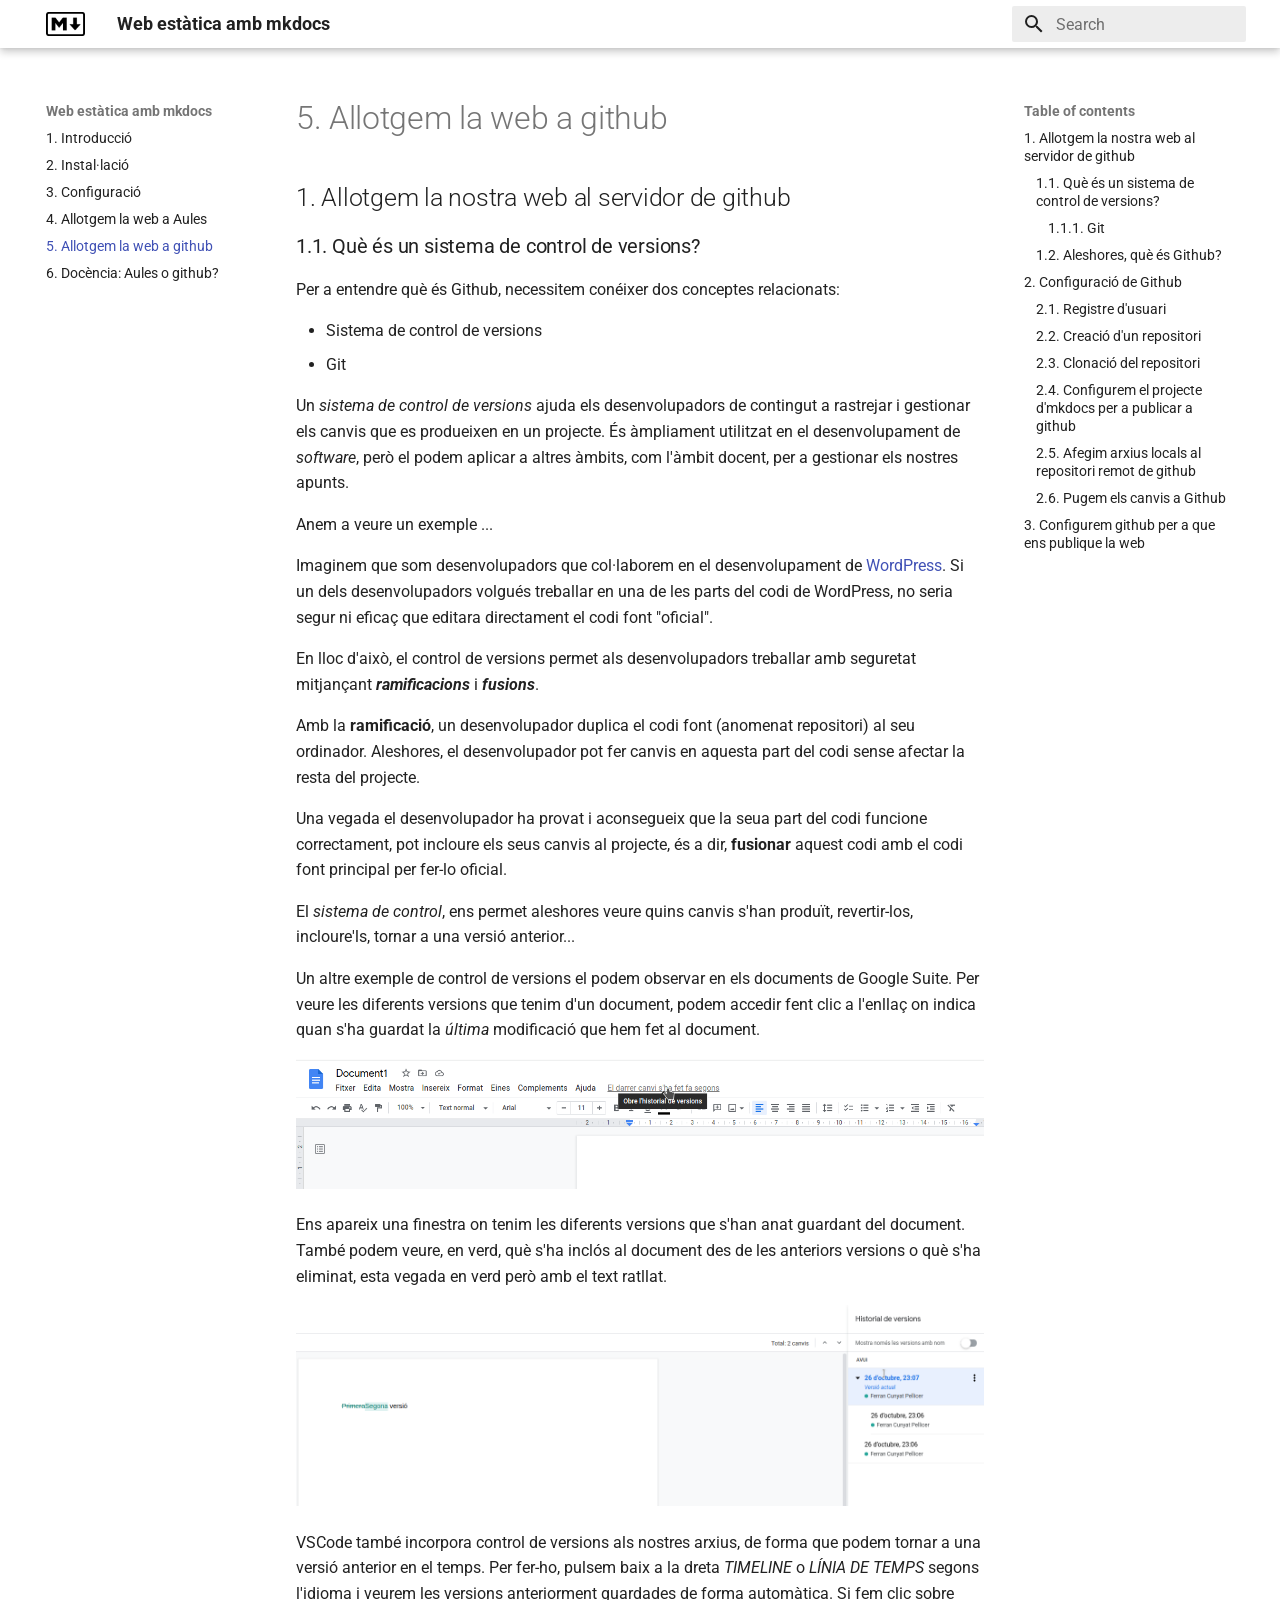
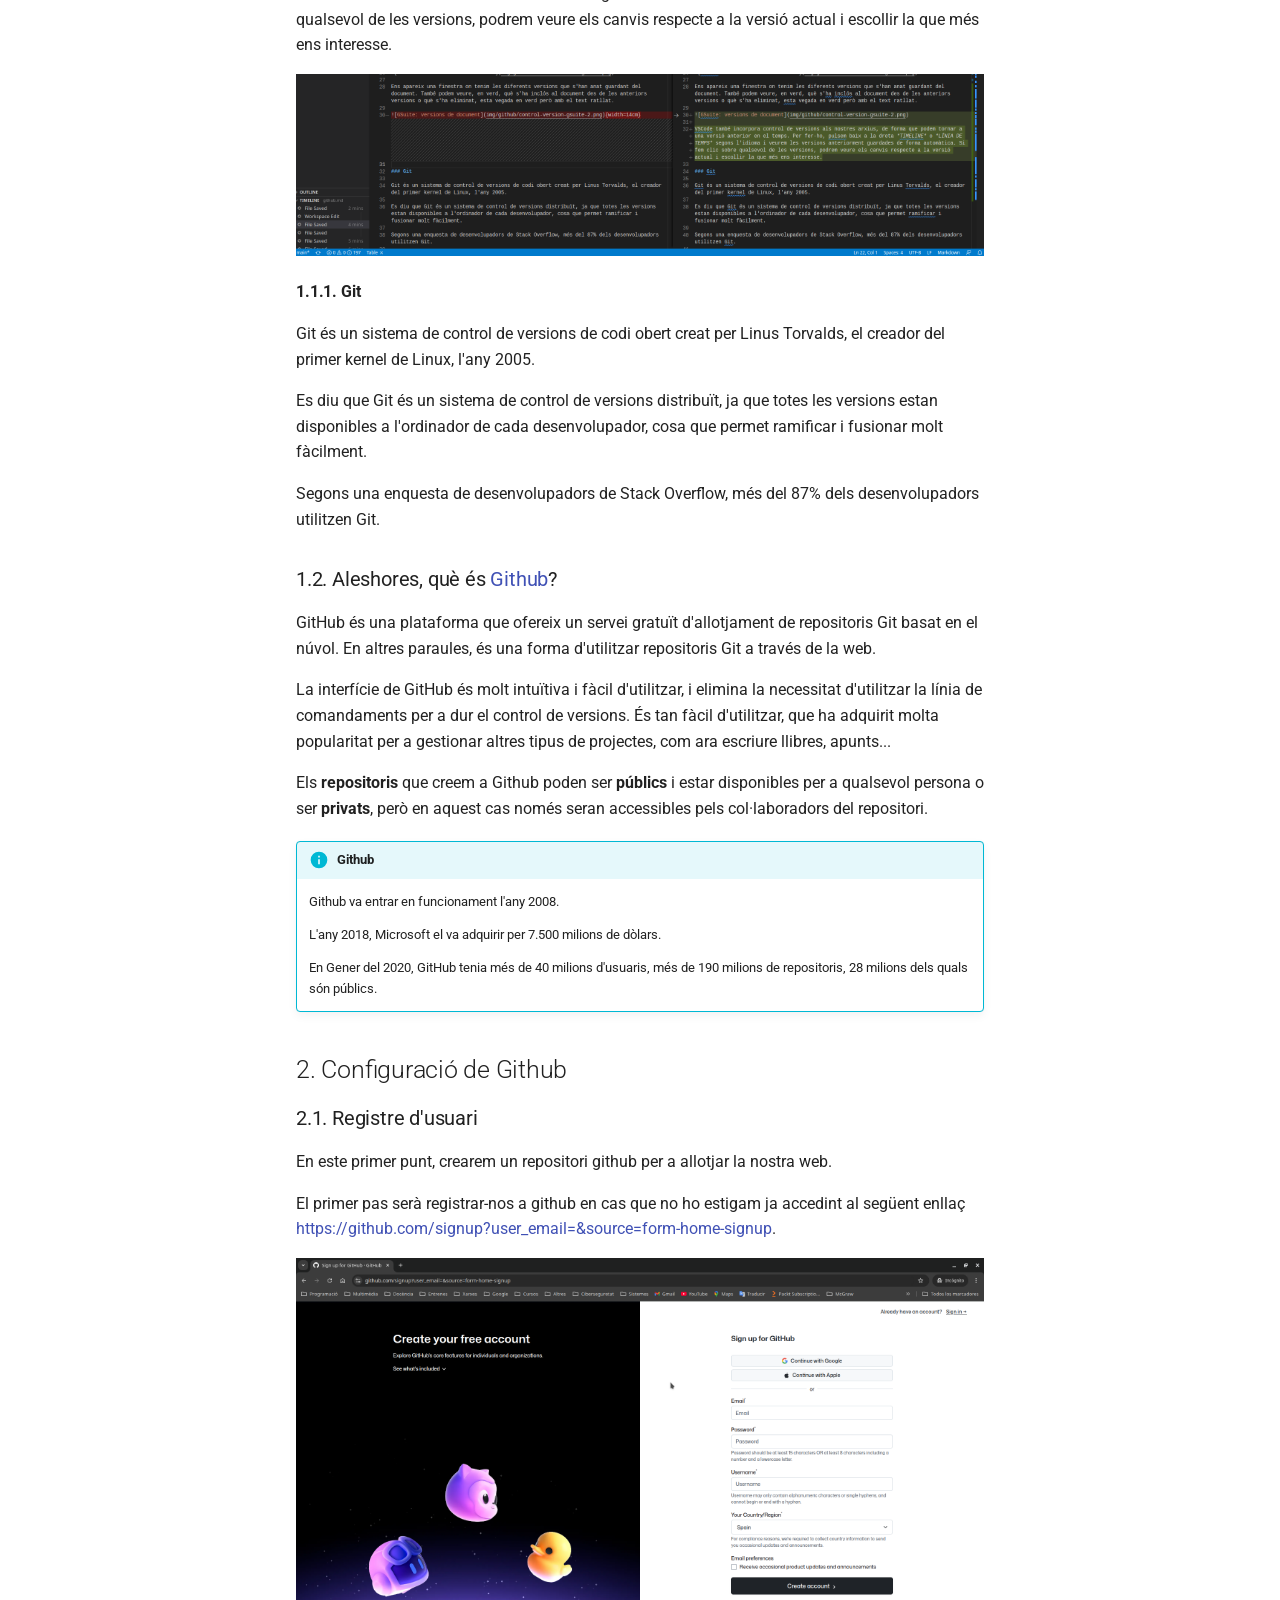
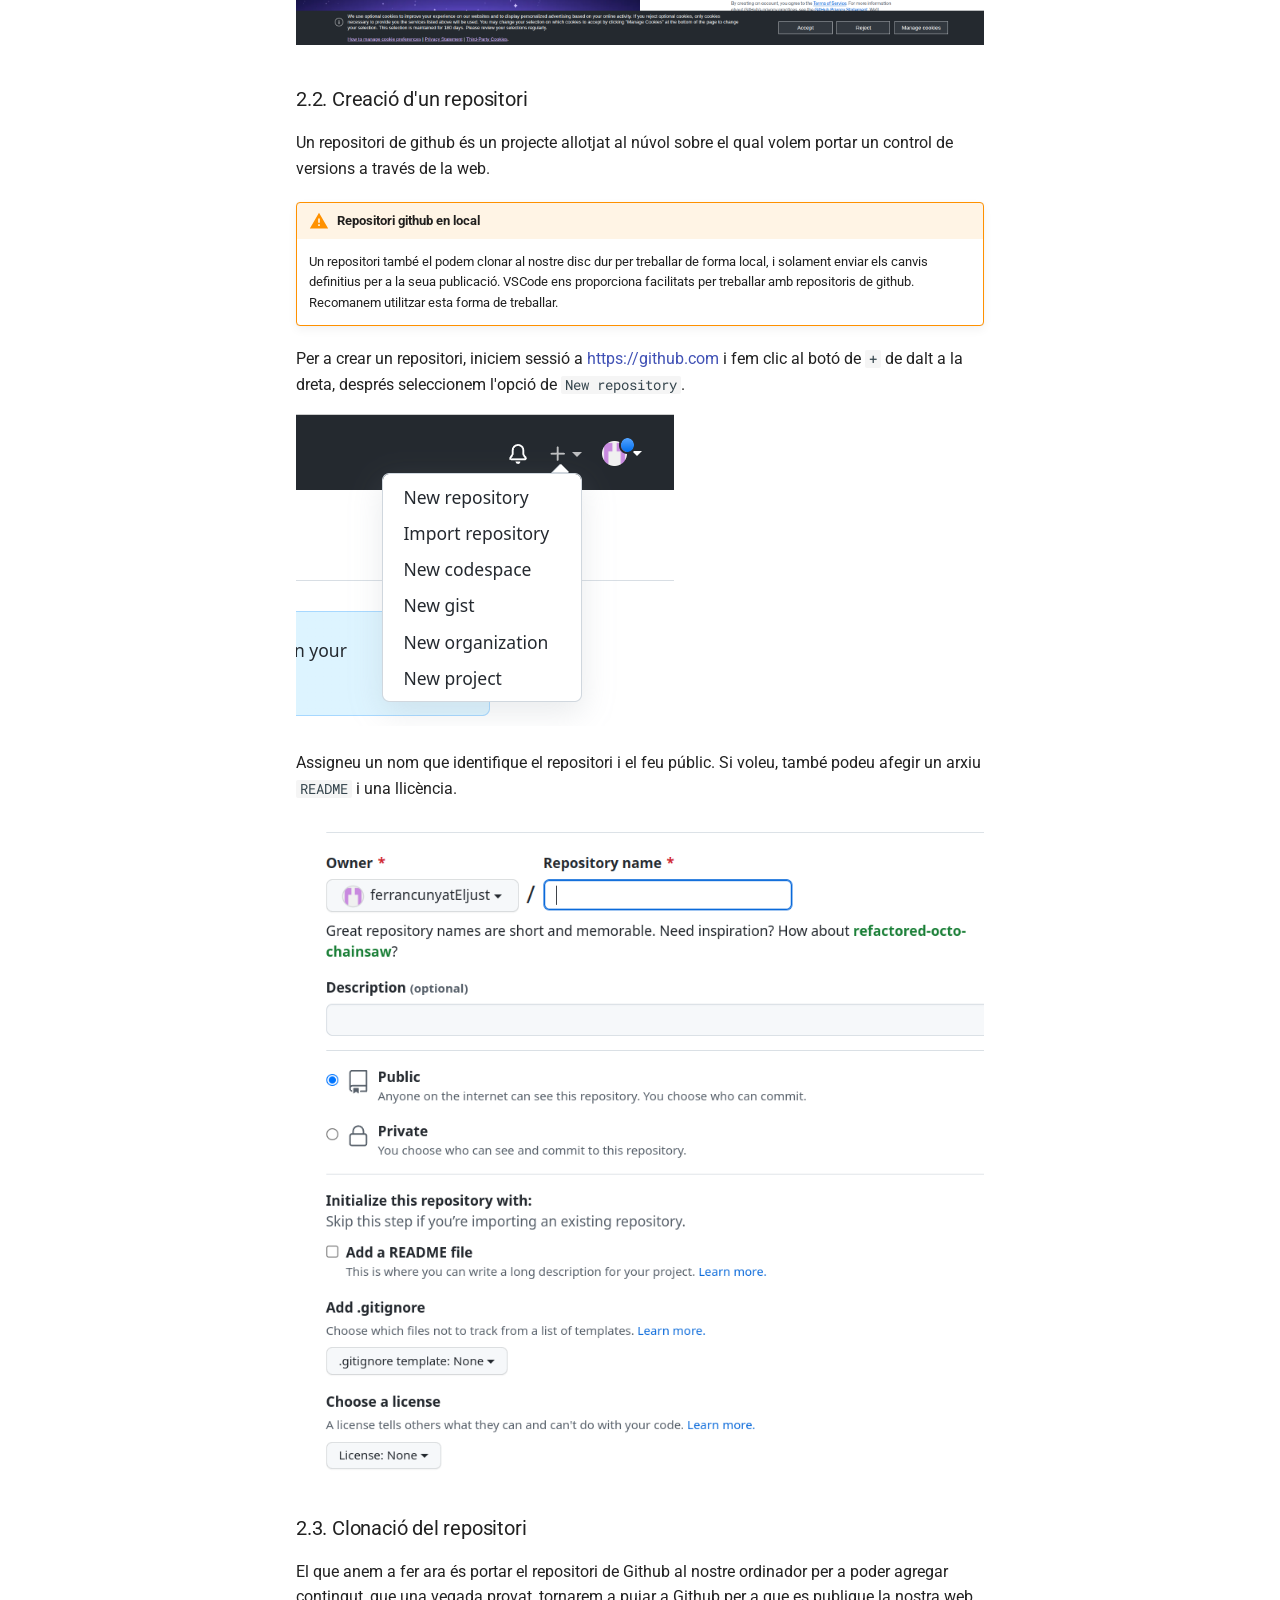
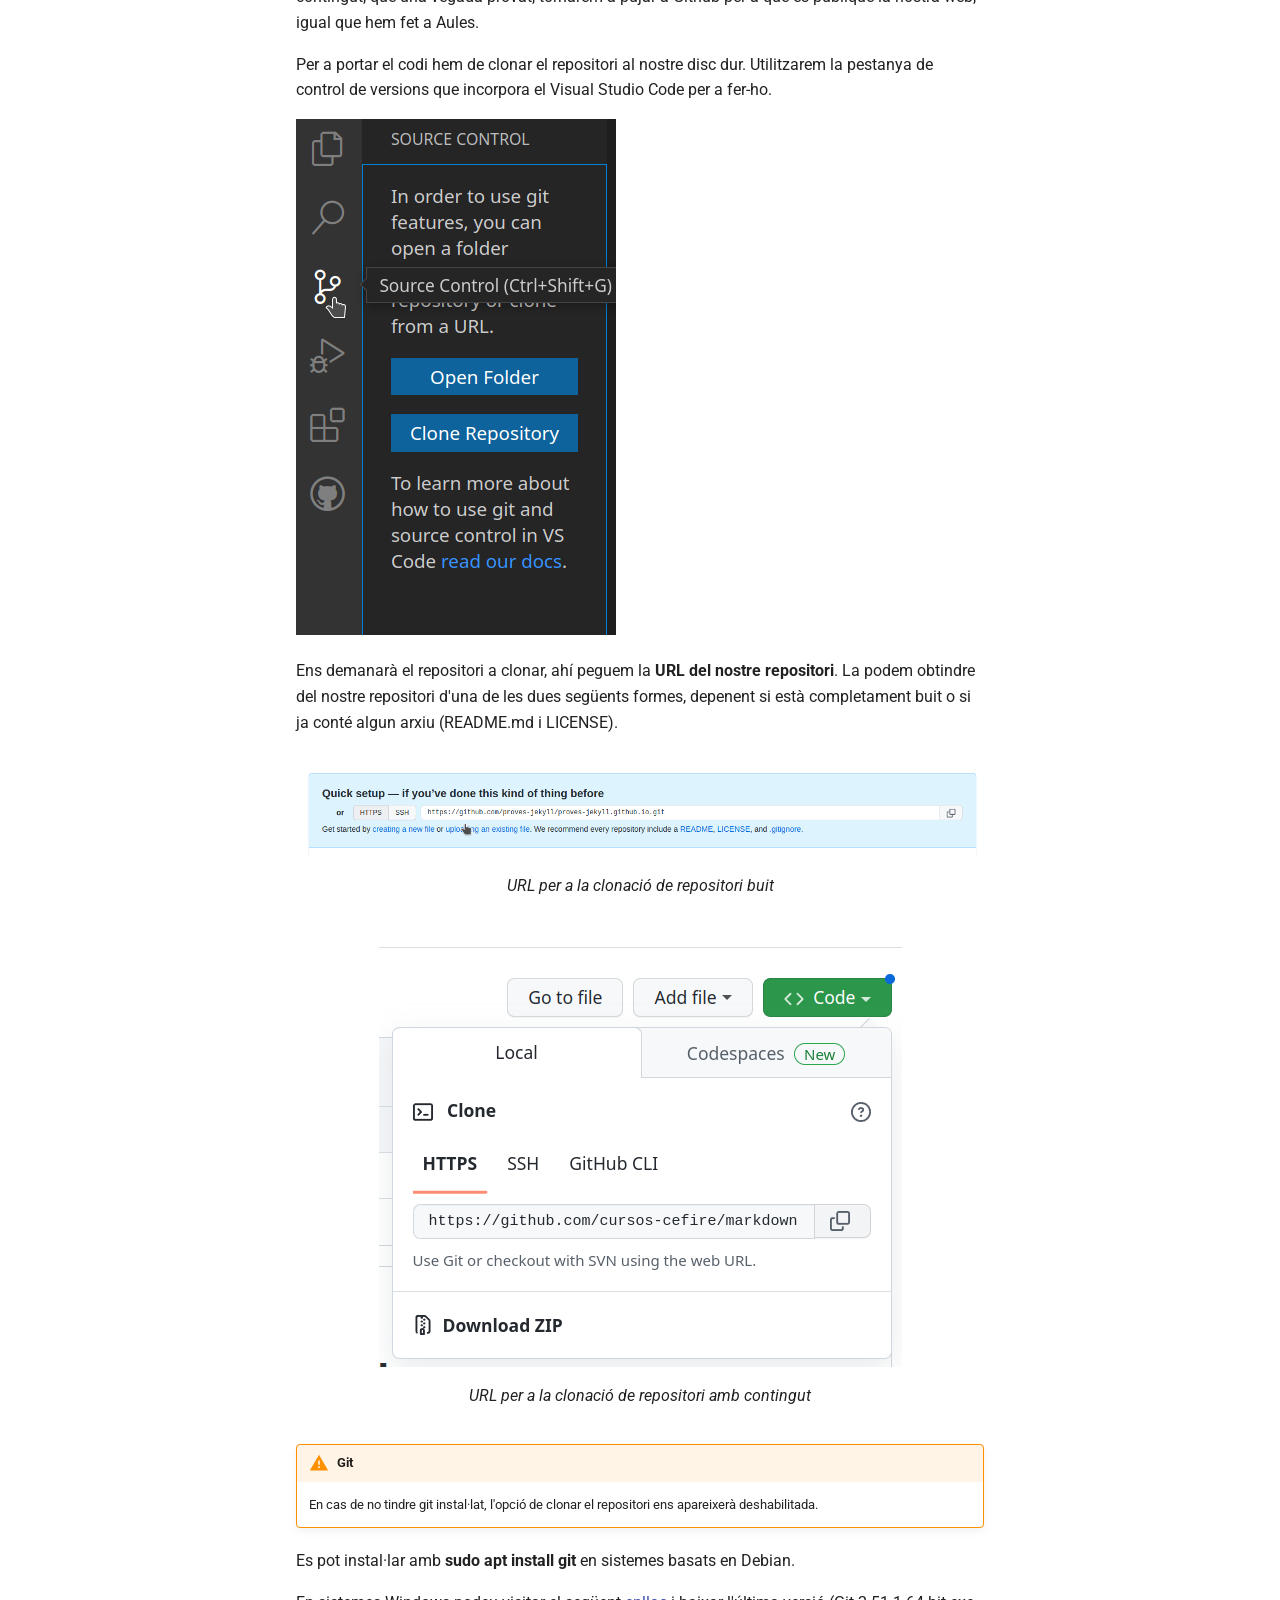
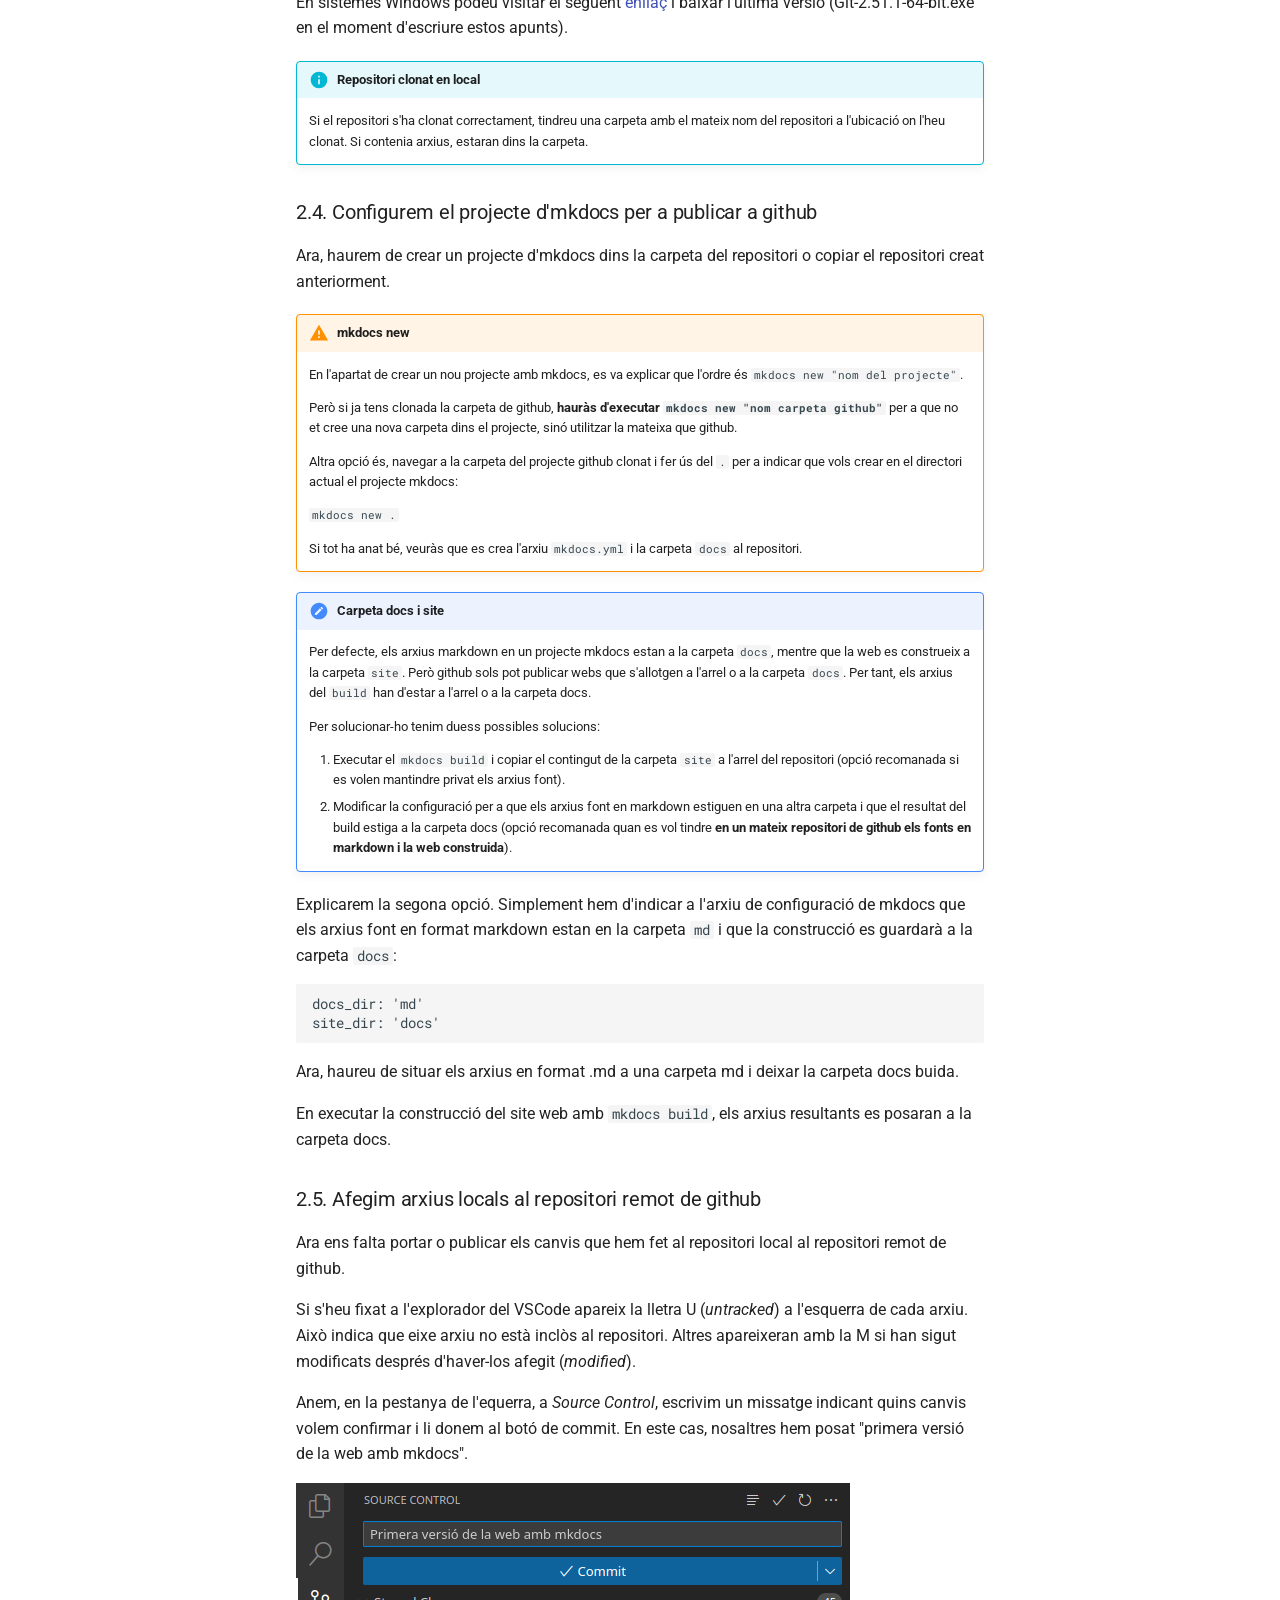
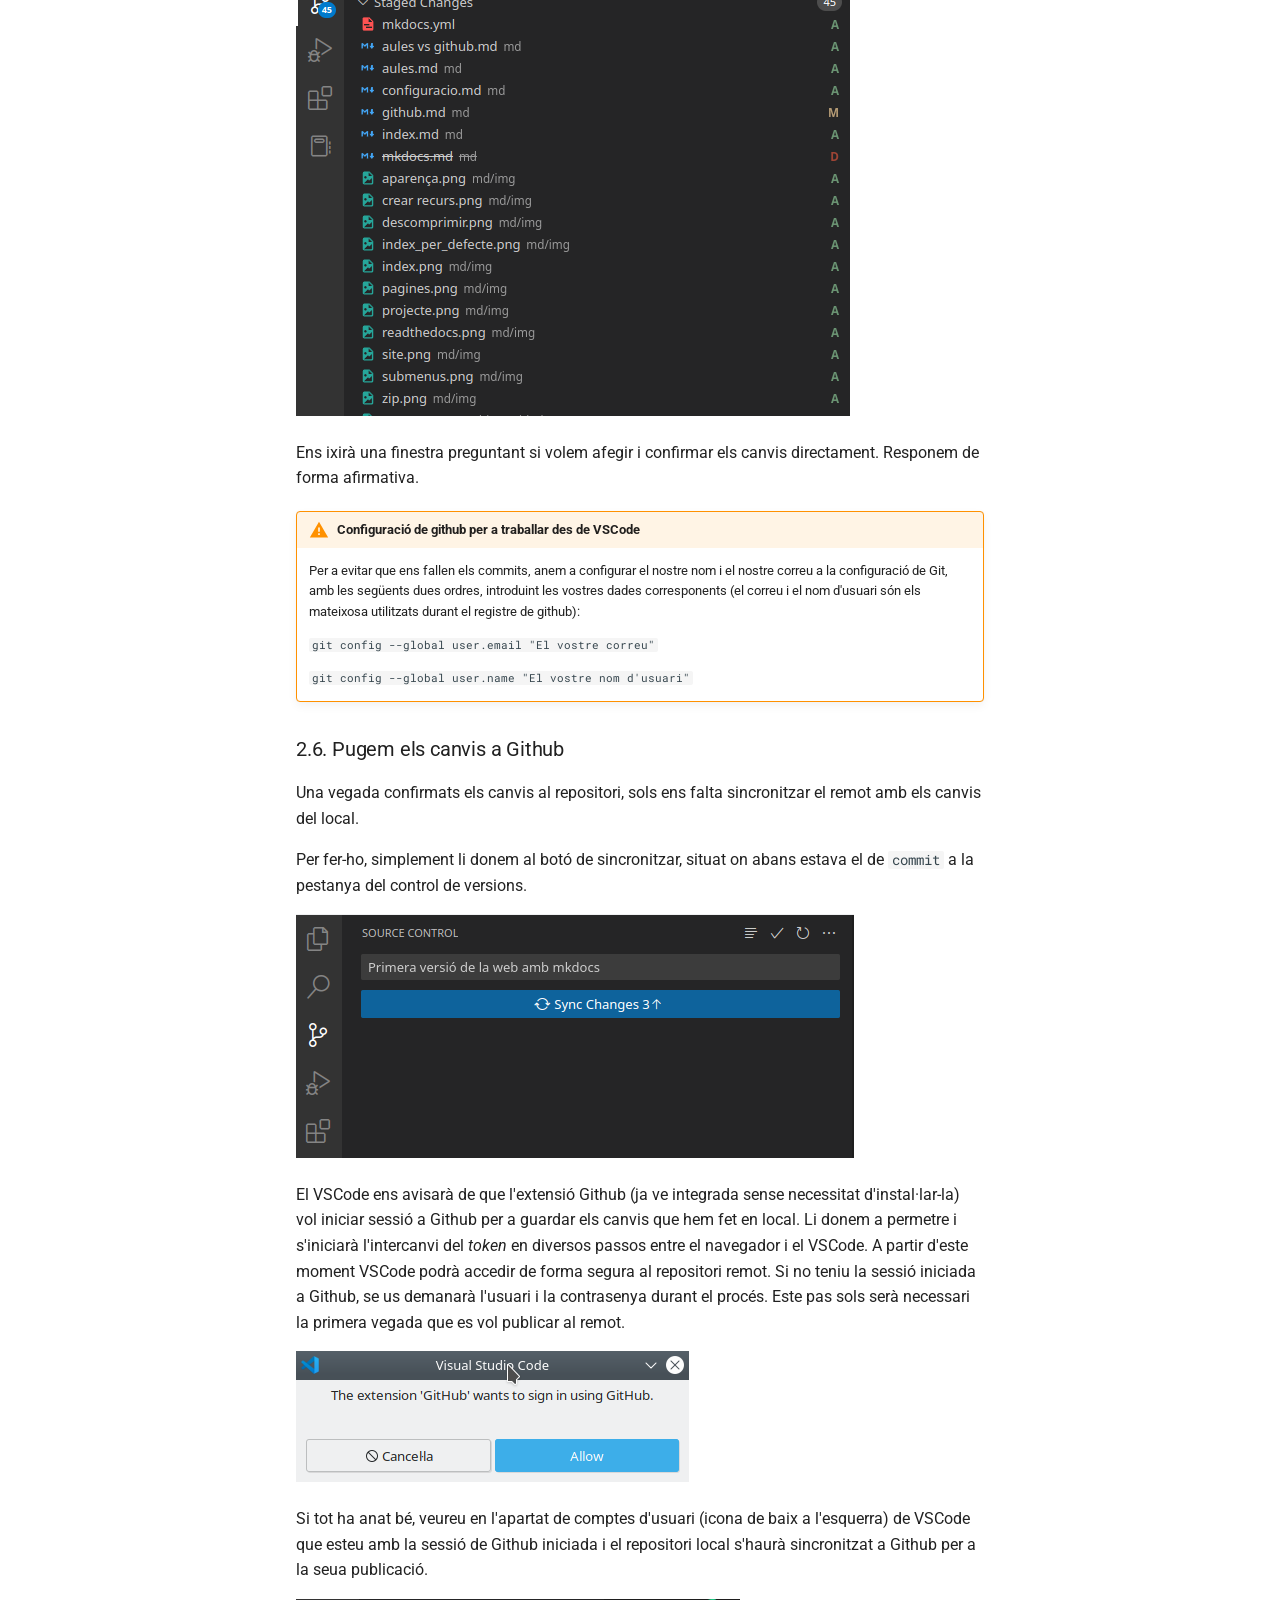
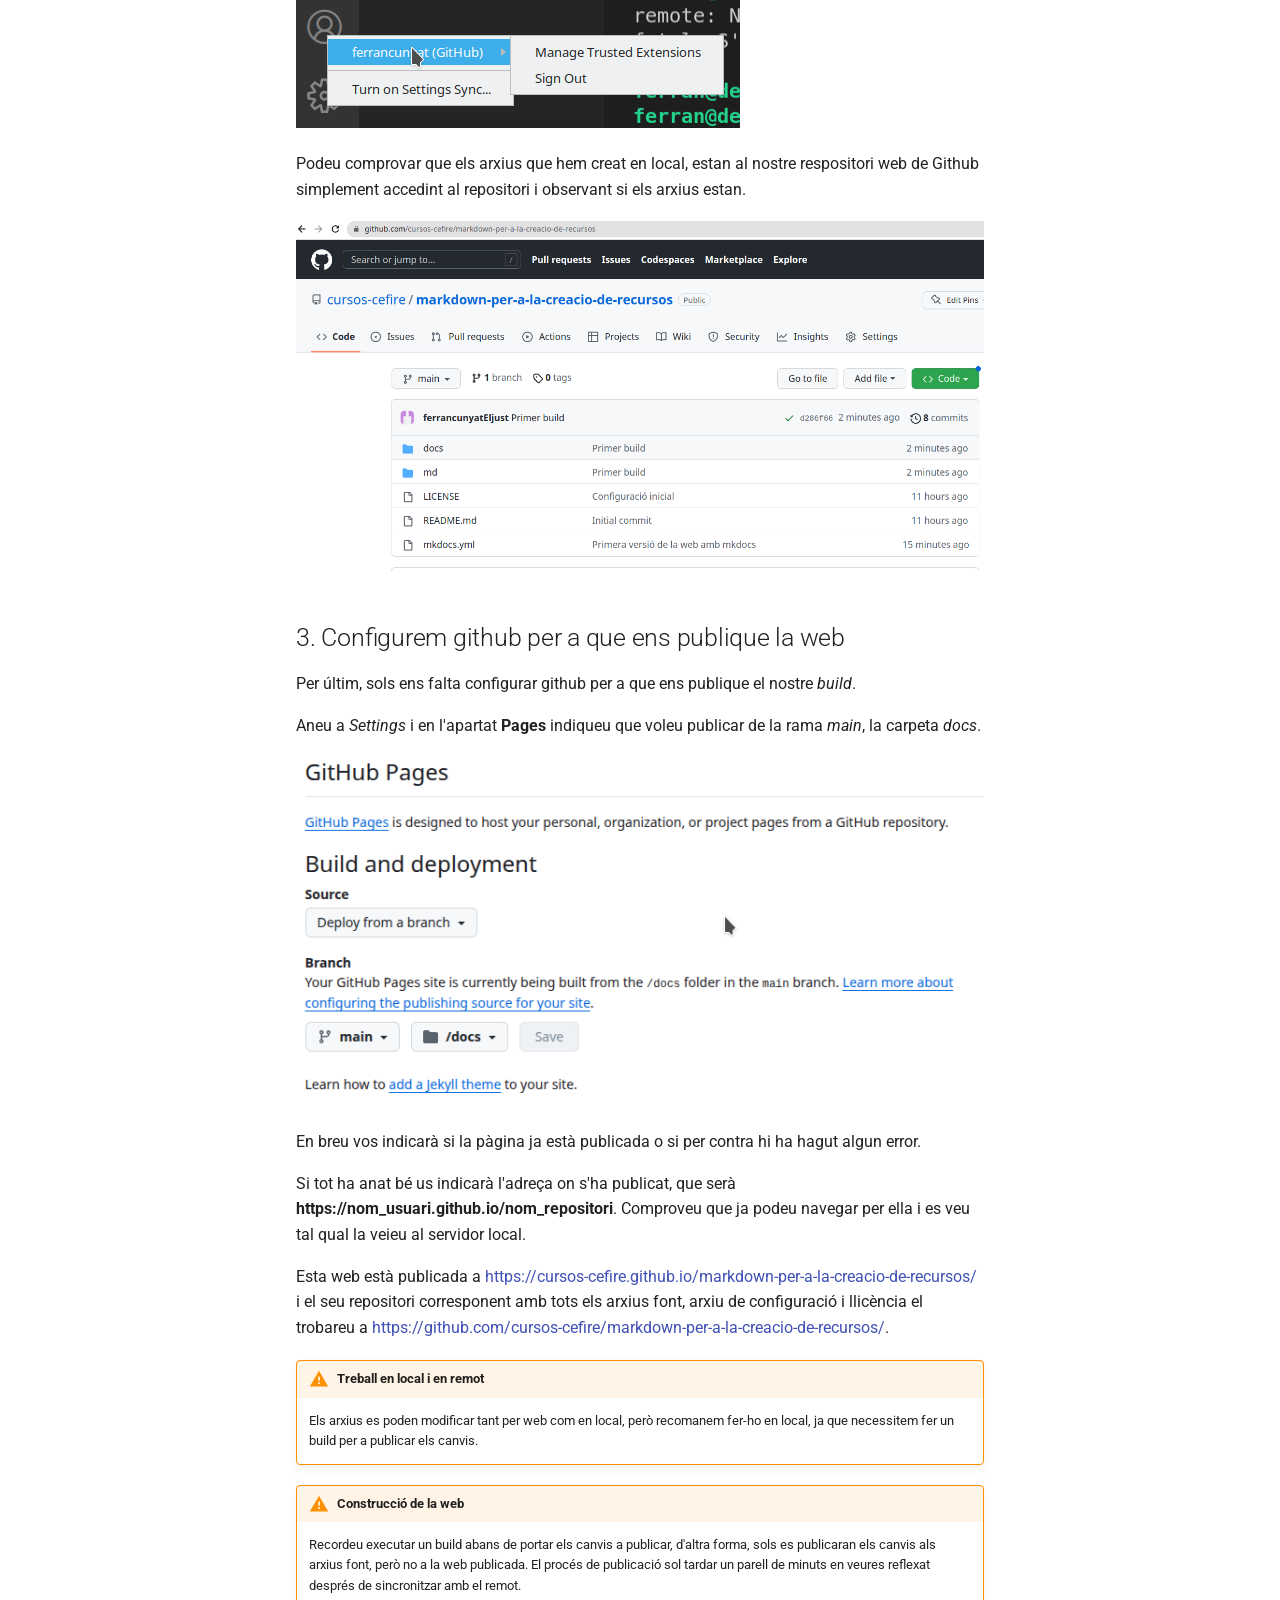
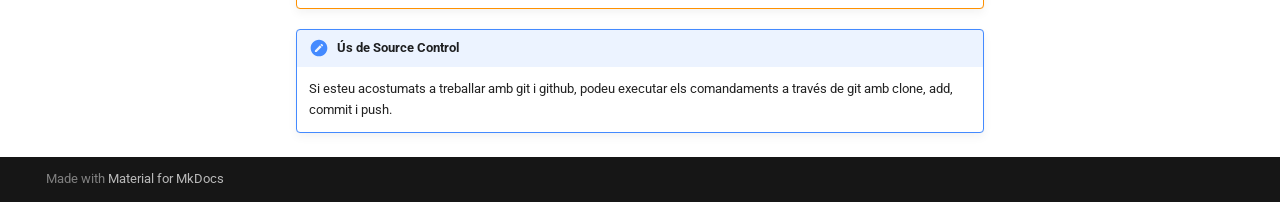
<file: CursMarkdown2025/U3.Web/docs/github/index.html>
<!doctype html>
<html lang="en" class="no-js">
  <head>
    
      <meta charset="utf-8">
      <meta name="viewport" content="width=device-width,initial-scale=1">
      
      
      
      
        <link rel="prev" href="../aules/">
      
      
        <link rel="next" href="../aules%20vs%20github/">
      
      
      <link rel="icon" href="../img/logoMarkdown.png">
      <meta name="generator" content="mkdocs-1.6.1, mkdocs-material-9.5.34">
    
    
      
        <title>5. Allotgem la web a github - Web estàtica amb mkdocs</title>
      
    
    
      <link rel="stylesheet" href="../assets/stylesheets/main.35f28582.min.css">
      
        
        <link rel="stylesheet" href="../assets/stylesheets/palette.06af60db.min.css">
      
      


    
    
      
    
    
      
        
        
        <link rel="preconnect" href="https://fonts.gstatic.com" crossorigin>
        <link rel="stylesheet" href="https://fonts.googleapis.com/css?family=Roboto:300,300i,400,400i,700,700i%7CRoboto+Mono:400,400i,700,700i&display=fallback">
        <style>:root{--md-text-font:"Roboto";--md-code-font:"Roboto Mono"}</style>
      
    
    
    <script>__md_scope=new URL("..",location),__md_hash=e=>[...e].reduce(((e,_)=>(e<<5)-e+_.charCodeAt(0)),0),__md_get=(e,_=localStorage,t=__md_scope)=>JSON.parse(_.getItem(t.pathname+"."+e)),__md_set=(e,_,t=localStorage,a=__md_scope)=>{try{t.setItem(a.pathname+"."+e,JSON.stringify(_))}catch(e){}}</script>
    
      

    
    
    
  </head>
  
  
    
    
    
    
    
    <body dir="ltr" data-md-color-scheme="default" data-md-color-primary="white" data-md-color-accent="indigo">
  
    
    <input class="md-toggle" data-md-toggle="drawer" type="checkbox" id="__drawer" autocomplete="off">
    <input class="md-toggle" data-md-toggle="search" type="checkbox" id="__search" autocomplete="off">
    <label class="md-overlay" for="__drawer"></label>
    <div data-md-component="skip">
      
        
        <a href="#1-allotgem-la-nostra-web-al-servidor-de-github" class="md-skip">
          Skip to content
        </a>
      
    </div>
    <div data-md-component="announce">
      
    </div>
    
    
      

  

<header class="md-header md-header--shadow" data-md-component="header">
  <nav class="md-header__inner md-grid" aria-label="Header">
    <a href=".." title="Web estàtica amb mkdocs" class="md-header__button md-logo" aria-label="Web estàtica amb mkdocs" data-md-component="logo">
      
  <img src="../img/logoMarkdown.png" alt="logo">

    </a>
    <label class="md-header__button md-icon" for="__drawer">
      
      <svg xmlns="http://www.w3.org/2000/svg" viewBox="0 0 24 24"><path d="M3 6h18v2H3zm0 5h18v2H3zm0 5h18v2H3z"/></svg>
    </label>
    <div class="md-header__title" data-md-component="header-title">
      <div class="md-header__ellipsis">
        <div class="md-header__topic">
          <span class="md-ellipsis">
            Web estàtica amb mkdocs
          </span>
        </div>
        <div class="md-header__topic" data-md-component="header-topic">
          <span class="md-ellipsis">
            
              5. Allotgem la web a github
            
          </span>
        </div>
      </div>
    </div>
    
      
    
    
    
    
      <label class="md-header__button md-icon" for="__search">
        
        <svg xmlns="http://www.w3.org/2000/svg" viewBox="0 0 24 24"><path d="M9.5 3A6.5 6.5 0 0 1 16 9.5c0 1.61-.59 3.09-1.56 4.23l.27.27h.79l5 5-1.5 1.5-5-5v-.79l-.27-.27A6.52 6.52 0 0 1 9.5 16 6.5 6.5 0 0 1 3 9.5 6.5 6.5 0 0 1 9.5 3m0 2C7 5 5 7 5 9.5S7 14 9.5 14 14 12 14 9.5 12 5 9.5 5"/></svg>
      </label>
      <div class="md-search" data-md-component="search" role="dialog">
  <label class="md-search__overlay" for="__search"></label>
  <div class="md-search__inner" role="search">
    <form class="md-search__form" name="search">
      <input type="text" class="md-search__input" name="query" aria-label="Search" placeholder="Search" autocapitalize="off" autocorrect="off" autocomplete="off" spellcheck="false" data-md-component="search-query" required>
      <label class="md-search__icon md-icon" for="__search">
        
        <svg xmlns="http://www.w3.org/2000/svg" viewBox="0 0 24 24"><path d="M9.5 3A6.5 6.5 0 0 1 16 9.5c0 1.61-.59 3.09-1.56 4.23l.27.27h.79l5 5-1.5 1.5-5-5v-.79l-.27-.27A6.52 6.52 0 0 1 9.5 16 6.5 6.5 0 0 1 3 9.5 6.5 6.5 0 0 1 9.5 3m0 2C7 5 5 7 5 9.5S7 14 9.5 14 14 12 14 9.5 12 5 9.5 5"/></svg>
        
        <svg xmlns="http://www.w3.org/2000/svg" viewBox="0 0 24 24"><path d="M20 11v2H8l5.5 5.5-1.42 1.42L4.16 12l7.92-7.92L13.5 5.5 8 11z"/></svg>
      </label>
      <nav class="md-search__options" aria-label="Search">
        
        <button type="reset" class="md-search__icon md-icon" title="Clear" aria-label="Clear" tabindex="-1">
          
          <svg xmlns="http://www.w3.org/2000/svg" viewBox="0 0 24 24"><path d="M19 6.41 17.59 5 12 10.59 6.41 5 5 6.41 10.59 12 5 17.59 6.41 19 12 13.41 17.59 19 19 17.59 13.41 12z"/></svg>
        </button>
      </nav>
      
    </form>
    <div class="md-search__output">
      <div class="md-search__scrollwrap" tabindex="0" data-md-scrollfix>
        <div class="md-search-result" data-md-component="search-result">
          <div class="md-search-result__meta">
            Initializing search
          </div>
          <ol class="md-search-result__list" role="presentation"></ol>
        </div>
      </div>
    </div>
  </div>
</div>
    
    
  </nav>
  
</header>
    
    <div class="md-container" data-md-component="container">
      
      
        
          
        
      
      <main class="md-main" data-md-component="main">
        <div class="md-main__inner md-grid">
          
            
              
              <div class="md-sidebar md-sidebar--primary" data-md-component="sidebar" data-md-type="navigation" >
                <div class="md-sidebar__scrollwrap">
                  <div class="md-sidebar__inner">
                    



<nav class="md-nav md-nav--primary" aria-label="Navigation" data-md-level="0">
  <label class="md-nav__title" for="__drawer">
    <a href=".." title="Web estàtica amb mkdocs" class="md-nav__button md-logo" aria-label="Web estàtica amb mkdocs" data-md-component="logo">
      
  <img src="../img/logoMarkdown.png" alt="logo">

    </a>
    Web estàtica amb mkdocs
  </label>
  
  <ul class="md-nav__list" data-md-scrollfix>
    
      
      
  
  
  
  
    <li class="md-nav__item">
      <a href=".." class="md-nav__link">
        
  
  <span class="md-ellipsis">
    1. Introducció
  </span>
  

      </a>
    </li>
  

    
      
      
  
  
  
  
    <li class="md-nav__item">
      <a href="../instal%C2%B7lacio/" class="md-nav__link">
        
  
  <span class="md-ellipsis">
    2. Instal·lació
  </span>
  

      </a>
    </li>
  

    
      
      
  
  
  
  
    <li class="md-nav__item">
      <a href="../configuracio/" class="md-nav__link">
        
  
  <span class="md-ellipsis">
    3. Configuració
  </span>
  

      </a>
    </li>
  

    
      
      
  
  
  
  
    <li class="md-nav__item">
      <a href="../aules/" class="md-nav__link">
        
  
  <span class="md-ellipsis">
    4. Allotgem la web a Aules
  </span>
  

      </a>
    </li>
  

    
      
      
  
  
    
  
  
  
    <li class="md-nav__item md-nav__item--active">
      
      <input class="md-nav__toggle md-toggle" type="checkbox" id="__toc">
      
      
      
        <label class="md-nav__link md-nav__link--active" for="__toc">
          
  
  <span class="md-ellipsis">
    5. Allotgem la web a github
  </span>
  

          <span class="md-nav__icon md-icon"></span>
        </label>
      
      <a href="./" class="md-nav__link md-nav__link--active">
        
  
  <span class="md-ellipsis">
    5. Allotgem la web a github
  </span>
  

      </a>
      
        

<nav class="md-nav md-nav--secondary" aria-label="Table of contents">
  
  
  
  
    <label class="md-nav__title" for="__toc">
      <span class="md-nav__icon md-icon"></span>
      Table of contents
    </label>
    <ul class="md-nav__list" data-md-component="toc" data-md-scrollfix>
      
        <li class="md-nav__item">
  <a href="#1-allotgem-la-nostra-web-al-servidor-de-github" class="md-nav__link">
    <span class="md-ellipsis">
      1. Allotgem la nostra web al servidor de github
    </span>
  </a>
  
    <nav class="md-nav" aria-label="1. Allotgem la nostra web al servidor de github">
      <ul class="md-nav__list">
        
          <li class="md-nav__item">
  <a href="#11-que-es-un-sistema-de-control-de-versions" class="md-nav__link">
    <span class="md-ellipsis">
      1.1. Què és un sistema de control de versions?
    </span>
  </a>
  
    <nav class="md-nav" aria-label="1.1. Què és un sistema de control de versions?">
      <ul class="md-nav__list">
        
          <li class="md-nav__item">
  <a href="#111-git" class="md-nav__link">
    <span class="md-ellipsis">
      1.1.1. Git
    </span>
  </a>
  
</li>
        
      </ul>
    </nav>
  
</li>
        
          <li class="md-nav__item">
  <a href="#12-aleshores-que-es-github" class="md-nav__link">
    <span class="md-ellipsis">
      1.2. Aleshores, què és Github?
    </span>
  </a>
  
</li>
        
      </ul>
    </nav>
  
</li>
      
        <li class="md-nav__item">
  <a href="#2-configuracio-de-github" class="md-nav__link">
    <span class="md-ellipsis">
      2. Configuració de Github
    </span>
  </a>
  
    <nav class="md-nav" aria-label="2. Configuració de Github">
      <ul class="md-nav__list">
        
          <li class="md-nav__item">
  <a href="#21-registre-dusuari" class="md-nav__link">
    <span class="md-ellipsis">
      2.1. Registre d'usuari
    </span>
  </a>
  
</li>
        
          <li class="md-nav__item">
  <a href="#22-creacio-dun-repositori" class="md-nav__link">
    <span class="md-ellipsis">
      2.2. Creació d'un repositori
    </span>
  </a>
  
</li>
        
          <li class="md-nav__item">
  <a href="#23-clonacio-del-repositori" class="md-nav__link">
    <span class="md-ellipsis">
      2.3. Clonació del repositori
    </span>
  </a>
  
</li>
        
          <li class="md-nav__item">
  <a href="#24-configurem-el-projecte-dmkdocs-per-a-publicar-a-github" class="md-nav__link">
    <span class="md-ellipsis">
      2.4. Configurem el projecte d'mkdocs per a publicar a github
    </span>
  </a>
  
</li>
        
          <li class="md-nav__item">
  <a href="#25-afegim-arxius-locals-al-repositori-remot-de-github" class="md-nav__link">
    <span class="md-ellipsis">
      2.5. Afegim arxius locals al repositori remot de github
    </span>
  </a>
  
</li>
        
          <li class="md-nav__item">
  <a href="#26-pugem-els-canvis-a-github" class="md-nav__link">
    <span class="md-ellipsis">
      2.6. Pugem els canvis a Github
    </span>
  </a>
  
</li>
        
      </ul>
    </nav>
  
</li>
      
        <li class="md-nav__item">
  <a href="#3-configurem-github-per-a-que-ens-publique-la-web" class="md-nav__link">
    <span class="md-ellipsis">
      3. Configurem github per a que ens publique la web
    </span>
  </a>
  
</li>
      
    </ul>
  
</nav>
      
    </li>
  

    
      
      
  
  
  
  
    <li class="md-nav__item">
      <a href="../aules%20vs%20github/" class="md-nav__link">
        
  
  <span class="md-ellipsis">
    6. Docència: Aules o github?
  </span>
  

      </a>
    </li>
  

    
  </ul>
</nav>
                  </div>
                </div>
              </div>
            
            
              
              <div class="md-sidebar md-sidebar--secondary" data-md-component="sidebar" data-md-type="toc" >
                <div class="md-sidebar__scrollwrap">
                  <div class="md-sidebar__inner">
                    

<nav class="md-nav md-nav--secondary" aria-label="Table of contents">
  
  
  
  
    <label class="md-nav__title" for="__toc">
      <span class="md-nav__icon md-icon"></span>
      Table of contents
    </label>
    <ul class="md-nav__list" data-md-component="toc" data-md-scrollfix>
      
        <li class="md-nav__item">
  <a href="#1-allotgem-la-nostra-web-al-servidor-de-github" class="md-nav__link">
    <span class="md-ellipsis">
      1. Allotgem la nostra web al servidor de github
    </span>
  </a>
  
    <nav class="md-nav" aria-label="1. Allotgem la nostra web al servidor de github">
      <ul class="md-nav__list">
        
          <li class="md-nav__item">
  <a href="#11-que-es-un-sistema-de-control-de-versions" class="md-nav__link">
    <span class="md-ellipsis">
      1.1. Què és un sistema de control de versions?
    </span>
  </a>
  
    <nav class="md-nav" aria-label="1.1. Què és un sistema de control de versions?">
      <ul class="md-nav__list">
        
          <li class="md-nav__item">
  <a href="#111-git" class="md-nav__link">
    <span class="md-ellipsis">
      1.1.1. Git
    </span>
  </a>
  
</li>
        
      </ul>
    </nav>
  
</li>
        
          <li class="md-nav__item">
  <a href="#12-aleshores-que-es-github" class="md-nav__link">
    <span class="md-ellipsis">
      1.2. Aleshores, què és Github?
    </span>
  </a>
  
</li>
        
      </ul>
    </nav>
  
</li>
      
        <li class="md-nav__item">
  <a href="#2-configuracio-de-github" class="md-nav__link">
    <span class="md-ellipsis">
      2. Configuració de Github
    </span>
  </a>
  
    <nav class="md-nav" aria-label="2. Configuració de Github">
      <ul class="md-nav__list">
        
          <li class="md-nav__item">
  <a href="#21-registre-dusuari" class="md-nav__link">
    <span class="md-ellipsis">
      2.1. Registre d'usuari
    </span>
  </a>
  
</li>
        
          <li class="md-nav__item">
  <a href="#22-creacio-dun-repositori" class="md-nav__link">
    <span class="md-ellipsis">
      2.2. Creació d'un repositori
    </span>
  </a>
  
</li>
        
          <li class="md-nav__item">
  <a href="#23-clonacio-del-repositori" class="md-nav__link">
    <span class="md-ellipsis">
      2.3. Clonació del repositori
    </span>
  </a>
  
</li>
        
          <li class="md-nav__item">
  <a href="#24-configurem-el-projecte-dmkdocs-per-a-publicar-a-github" class="md-nav__link">
    <span class="md-ellipsis">
      2.4. Configurem el projecte d'mkdocs per a publicar a github
    </span>
  </a>
  
</li>
        
          <li class="md-nav__item">
  <a href="#25-afegim-arxius-locals-al-repositori-remot-de-github" class="md-nav__link">
    <span class="md-ellipsis">
      2.5. Afegim arxius locals al repositori remot de github
    </span>
  </a>
  
</li>
        
          <li class="md-nav__item">
  <a href="#26-pugem-els-canvis-a-github" class="md-nav__link">
    <span class="md-ellipsis">
      2.6. Pugem els canvis a Github
    </span>
  </a>
  
</li>
        
      </ul>
    </nav>
  
</li>
      
        <li class="md-nav__item">
  <a href="#3-configurem-github-per-a-que-ens-publique-la-web" class="md-nav__link">
    <span class="md-ellipsis">
      3. Configurem github per a que ens publique la web
    </span>
  </a>
  
</li>
      
    </ul>
  
</nav>
                  </div>
                </div>
              </div>
            
          
          
            <div class="md-content" data-md-component="content">
              <article class="md-content__inner md-typeset">
                
                  


  <h1>5. Allotgem la web a github</h1>

<h2 id="1-allotgem-la-nostra-web-al-servidor-de-github">1. Allotgem la nostra web al servidor de github</h2>
<h3 id="11-que-es-un-sistema-de-control-de-versions">1.1. Què és un sistema de control de versions?</h3>
<p>Per a entendre què és Github, necessitem conéixer dos conceptes relacionats:</p>
<ul>
<li>Sistema de control de versions</li>
<li>Git</li>
</ul>
<p>Un <em>sistema de control de versions</em> ajuda els desenvolupadors de contingut a rastrejar i gestionar els canvis que es produeixen en un projecte. És àmpliament utilitzat en el desenvolupament de <em>software</em>, però el podem aplicar a altres àmbits, com l'àmbit docent, per a gestionar els nostres apunts.</p>
<p>Anem a veure un exemple ...</p>
<p>Imaginem que som desenvolupadors que col·laborem en el desenvolupament de <a href="https://wordpress.com/es/">WordPress</a>. Si un dels desenvolupadors volgués treballar en una de les parts del codi de WordPress, no seria segur ni eficaç que editara directament el codi font "oficial".</p>
<p>En lloc d'això, el control de versions permet als desenvolupadors treballar amb seguretat mitjançant <strong><em>ramificacions</em></strong> i <strong><em>fusions</em></strong>.</p>
<p>Amb la <strong>ramificació</strong>, un desenvolupador duplica el codi font (anomenat repositori) al seu ordinador. Aleshores, el desenvolupador pot fer canvis en aquesta part del codi sense afectar la resta del projecte.</p>
<p>Una vegada el desenvolupador ha provat i aconsegueix que la seua part del codi funcione correctament, pot incloure els seus canvis al projecte, és a dir, <strong>fusionar</strong> aquest codi amb el codi font principal per fer-lo oficial.</p>
<p>El <em>sistema de control</em>, ens permet aleshores veure quins canvis s'han produït, revertir-los, incloure'ls, tornar a una versió anterior...</p>
<p>Un altre exemple de control de versions el podem observar en els documents de Google Suite. Per veure les diferents versions que tenim d'un document, podem accedir fent clic a l'enllaç on indica quan s'ha guardat la <em>última</em> modificació que hem fet al document.</p>
<p><img alt="GSuite: obrir control de versions" src="../img/github/control-version-gsuite.png" /></p>
<p>Ens apareix una finestra on tenim les diferents versions que s'han anat guardant del document. També podem veure, en verd, què s'ha inclós al document des de les anteriors versions o què s'ha eliminat, esta vegada en verd però amb el text ratllat.</p>
<p><img alt="GSuite: versions de document" src="../img/github/control-version-gsuite-2.png" /></p>
<p>VSCode també incorpora control de versions als nostres arxius, de forma que podem tornar a una versió anterior en el temps. Per fer-ho, pulsem baix a la dreta <em>TIMELINE</em> o <em>LÍNIA DE TEMPS</em> segons l'idioma i veurem les versions anteriorment guardades de forma automàtica. Si fem clic sobre qualsevol de les versions, podrem veure els canvis respecte a la versió actual i escollir la que més ens interesse.</p>
<p><img alt="timeline" src="../img/github/timeline.png" /></p>
<h4 id="111-git">1.1.1. Git</h4>
<p>Git és un sistema de control de versions de codi obert creat per Linus Torvalds, el creador del primer kernel de Linux, l'any 2005.</p>
<p>Es diu que Git és un sistema de control de versions distribuït, ja que totes les versions estan disponibles a l'ordinador de cada desenvolupador, cosa que permet ramificar i fusionar molt fàcilment.</p>
<p>Segons una enquesta de desenvolupadors de Stack Overflow, més del 87% dels desenvolupadors utilitzen Git.</p>
<h3 id="12-aleshores-que-es-github">1.2. Aleshores, què és <a href="https://github.com/">Github</a>?</h3>
<p>GitHub és una plataforma que ofereix un servei gratuït d'allotjament de repositoris Git basat en el núvol. En altres paraules, és una forma d'utilitzar repositoris Git a través de la web.</p>
<p>La interfície de GitHub és molt intuïtiva i fàcil d'utilitzar, i elimina la necessitat d'utilitzar la línia de comandaments per a dur el control de versions. És tan fàcil d'utilitzar, que ha adquirit molta popularitat per a gestionar altres tipus de projectes, com ara escriure llibres, apunts...</p>
<p>Els <strong>repositoris</strong> que creem a Github poden ser <strong>públics</strong> i estar disponibles per a qualsevol persona o ser <strong>privats</strong>, però en aquest cas només seran accessibles pels col·laboradors del repositori.</p>
<div class="admonition info">
<p class="admonition-title">Github</p>
<p>Github va entrar en funcionament l'any 2008. </p>
<p>L'any 2018, Microsoft el va adquirir per 7.500 milions de dòlars.</p>
<p>En Gener del 2020, GitHub tenia més de 40 milions d'usuaris, més de 190 milions de repositoris, 28 milions dels quals són públics.</p>
</div>
<h2 id="2-configuracio-de-github">2. Configuració de Github</h2>
<h3 id="21-registre-dusuari">2.1. Registre d'usuari</h3>
<p>En este primer punt, crearem un repositori github per a allotjar la nostra web. </p>
<p>El primer pas serà registrar-nos a github en cas que no ho estigam ja accedint al següent enllaç <a href="https://github.com/signup?user_email=&amp;source=form-home-signup">https://github.com/signup?user_email=&amp;source=form-home-signup</a>.</p>
<p><img alt="Registre de github" src="../img/github/github-register.png" /></p>
<h3 id="22-creacio-dun-repositori">2.2. Creació d'un repositori</h3>
<p>Un repositori de github és un projecte allotjat al núvol sobre el qual volem portar un control de versions a través de la web.</p>
<div class="admonition warning">
<p class="admonition-title">Repositori github en local</p>
<p>Un repositori també el podem clonar al nostre disc dur per treballar de forma local, i solament enviar els canvis definitius per a la seua publicació. VSCode ens proporciona facilitats per treballar amb repositoris de github. Recomanem utilitzar esta forma de treballar.</p>
</div>
<p>Per a crear un repositori, iniciem sessió a <a href="https://github.com">https://github.com</a> i fem clic al botó de <code>+</code> de dalt a la dreta, després seleccionem l'opció de <code>New repository</code>. </p>
<p><img alt="new repository" src="../img/github/github-new-repository2.png" /></p>
<p>Assigneu un nom que identifique el repositori i el feu públic. Si voleu, també podeu afegir un arxiu <code>README</code> i una llicència.</p>
<p><img alt="new repository" src="../img/github/github-new-repository3.png" /></p>
<h3 id="23-clonacio-del-repositori">2.3. Clonació del repositori</h3>
<p>El que anem a fer ara és portar el repositori de Github al nostre ordinador per a poder agregar contingut, que una vegada provat, tornarem a pujar a Github per a que es publique la nostra web, igual que hem fet a Aules. </p>
<p>Per a portar el codi hem de clonar el repositori al nostre disc dur. Utilitzarem la pestanya de control de versions que incorpora el Visual Studio Code per a fer-ho.</p>
<p><img alt="VSCode Clonar Repositori" src="../img/github/clonar-vscode.png" /></p>
<p>Ens demanarà el repositori a clonar, ahí peguem la <strong>URL del nostre repositori</strong>. La podem obtindre del nostre repositori d'una de les dues següents formes, depenent si està completament buit o si ja conté algun arxiu (README.md i LICENSE).</p>
<figure>
<p><img alt="Clonar repositori buit" src="../img/github/clonar.png" />
  </p>
<figcaption>URL per a la clonació de repositori buit</figcaption>
</figure>
<figure>
<p><img alt="Clonar repositori buit" src="../img/github/clonar3.png" />
  </p>
<figcaption>URL per a la clonació de repositori amb contingut</figcaption>
</figure>
<div class="admonition warning">
<p class="admonition-title">Git</p>
<p>En cas de no tindre git instal·lat, l'opció de clonar el repositori ens apareixerà deshabilitada.</p>
</div>
<p>Es pot instal·lar amb <strong>sudo apt install git</strong> en sistemes basats en Debian.  </p>
<p>En sistemes Windows podeu visitar el següent <a href="https://github.com/git-for-windows/git/releases/">enllaç</a> i baixar l'última versió (Git-2.51.1-64-bit.exe en el moment d'escriure estos apunts).</p>
<div class="admonition info">
<p class="admonition-title">Repositori clonat en local</p>
<p>Si el repositori s'ha clonat correctament, tindreu una carpeta amb el mateix nom del repositori a l'ubicació on l'heu clonat. Si contenia arxius, estaran dins la carpeta.</p>
</div>
<h3 id="24-configurem-el-projecte-dmkdocs-per-a-publicar-a-github">2.4. Configurem el projecte d'mkdocs per a publicar a github</h3>
<p>Ara, haurem de crear un projecte d'mkdocs dins la carpeta del repositori o copiar el repositori creat anteriorment.</p>
<div class="admonition warning">
<p class="admonition-title">mkdocs new</p>
<p>En l'apartat de crear un nou projecte amb mkdocs, es va explicar que l'ordre és <code>mkdocs new "nom del projecte"</code>. </p>
<p>Però si ja tens clonada la carpeta de github, <strong>hauràs d'executar <code>mkdocs new "nom carpeta github"</code></strong> per a que no et cree una nova carpeta dins el projecte, sinó utilitzar la mateixa que github.</p>
<p>Altra opció és, navegar a la carpeta del projecte github clonat i fer ús del <code>.</code> per a indicar que vols crear en el directori actual el projecte mkdocs:</p>
<p><code>mkdocs new .</code></p>
<p>Si tot ha anat bé, veuràs que es crea l'arxiu <code>mkdocs.yml</code> i la carpeta <code>docs</code> al repositori.</p>
</div>
<div class="admonition important">
<p class="admonition-title">Carpeta docs i site</p>
<p>Per defecte, els arxius markdown en un projecte mkdocs estan a la carpeta <code>docs</code>, mentre que la web es construeix a la carpeta <code>site</code>. Però github sols pot publicar webs que s'allotgen a l'arrel o a la carpeta <code>docs</code>. Per tant, els arxius del <code>build</code> han d'estar a l'arrel o a la carpeta docs.</p>
<p>Per solucionar-ho tenim duess possibles solucions:</p>
<ol>
<li>Executar el <code>mkdocs build</code> i copiar el contingut de la carpeta <code>site</code> a l'arrel del repositori (opció recomanada si es volen mantindre privat els arxius font).</li>
<li>Modificar la configuració per a que els arxius font en markdown estiguen en una altra carpeta i que el resultat del build estiga a la carpeta docs (opció recomanada quan es vol tindre <strong>en un mateix repositori de github els fonts en markdown i la web construida</strong>).</li>
</ol>
</div>
<p>Explicarem la segona opció. Simplement hem d'indicar a l'arxiu de configuració de mkdocs que els arxius font en format markdown estan en la carpeta <code>md</code> i que la construcció es guardarà a la carpeta <code>docs</code>:</p>
<pre><code class="language-yaml">docs_dir: 'md'
site_dir: 'docs'
</code></pre>
<p>Ara, haureu de situar els arxius en format .md a una carpeta md i deixar la carpeta docs buida.</p>
<p>En executar la construcció del site web amb <code>mkdocs build</code>, els arxius resultants es posaran a la carpeta docs.</p>
<h3 id="25-afegim-arxius-locals-al-repositori-remot-de-github">2.5. Afegim arxius locals al repositori remot de github</h3>
<p>Ara ens falta portar o publicar els canvis que hem fet al repositori local al repositori remot de github.</p>
<p>Si s'heu fixat a l'explorador del VSCode apareix la lletra U (<em>untracked</em>) a l'esquerra de cada arxiu. Això indica que eixe arxiu no està inclòs al repositori. Altres apareixeran amb la M si han sigut modificats després d'haver-los afegit (<em>modified</em>).</p>
<p>Anem, en la pestanya de l'equerra, a <em>Source Control</em>, escrivim un missatge indicant quins canvis volem confirmar i li donem al botó de commit. En este cas, nosaltres hem posat "primera versió de la web amb mkdocs".</p>
<p><img alt="Confirmem els canvis" src="../img/github/commit2.png" /></p>
<p>Ens ixirà una finestra preguntant si volem afegir i confirmar els canvis directament. Responem de forma afirmativa.</p>
<div class="admonition warning">
<p class="admonition-title">Configuració de github per a traballar des de VSCode</p>
<p>Per a evitar que ens fallen els commits, anem a configurar el nostre nom i el nostre correu a la configuració de Git, amb les següents dues ordres, introduint les vostres dades corresponents (el correu i el nom d'usuari són els mateixosa utilitzats durant el registre de github):</p>
<p><code>git config --global user.email "El vostre correu"</code></p>
<p><code>git config --global user.name "El vostre nom d'usuari"</code></p>
</div>
<h3 id="26-pugem-els-canvis-a-github">2.6. Pugem els canvis a Github</h3>
<p>Una vegada confirmats els canvis al repositori, sols ens falta sincronitzar el remot amb els canvis del local.</p>
<p>Per fer-ho, simplement li donem al botó de sincronitzar, situat on abans estava el de <code>commit</code> a la pestanya del control de versions.</p>
<p><img alt="Sincronitzem el remot" src="../img/github/push2.png" /></p>
<p>El VSCode ens avisarà de que l'extensió Github (ja ve integrada sense necessitat d'instal·lar-la) vol iniciar sessió a Github per a guardar els canvis que hem fet en local. Li donem a permetre i s'iniciarà l'intercanvi del <em>token</em> en diversos passos entre el navegador i el VSCode. A partir d'este moment VSCode podrà accedir de forma segura al repositori remot. Si no teniu la sessió iniciada a Github, se us demanarà l'usuari i la contrasenya durant el procés. Este pas sols serà necessari la primera vegada que es vol publicar al remot.</p>
<p><img alt="Registrar-se en Github" src="../img/github/allow.png" /></p>
<p>Si tot ha anat bé, veureu en l'apartat de comptes d'usuari (icona de baix a l'esquerra) de VSCode que esteu amb la sessió de Github iniciada i el repositori local s'haurà sincronitzat a Github per a la seua publicació.</p>
<p><img alt="Comptes d'usuari i sessions" src="../img/github/account.png" /></p>
<p>Podeu comprovar que els arxius que hem creat en local, estan al nostre respositori web de Github simplement accedint al repositori i observant si els arxius estan.</p>
<p><img alt="remot sincronitzat" src="../img/github/sincronitzat.png" /></p>
<h2 id="3-configurem-github-per-a-que-ens-publique-la-web">3. Configurem github per a que ens publique la web</h2>
<p>Per últim, sols ens falta configurar github per a que ens publique el nostre <em>build</em>.</p>
<p>Aneu a <em>Settings</em> i en l'apartat <strong>Pages</strong> indiqueu que voleu publicar de la rama <em>main</em>, la carpeta <em>docs</em>.</p>
<p><img alt="Github Branch Folder" src="../img/github/pages-branch-folder.png" /></p>
<p>En breu vos indicarà si la pàgina ja està publicada o si per contra hi ha hagut algun error. </p>
<p>Si tot ha anat bé us indicarà l'adreça on s'ha publicat, que serà <strong>https://nom_usuari.github.io/nom_repositori</strong>. Comproveu que ja podeu navegar per ella i es veu tal qual la veieu al servidor local.</p>
<p>Esta web està publicada a <a href="https://cursos-cefire.github.io/markdown-per-a-la-creacio-de-recursos/">https://cursos-cefire.github.io/markdown-per-a-la-creacio-de-recursos/</a> i el seu repositori corresponent amb tots els arxius font, arxiu de configuració i llicència el trobareu a <a href="https://github.com/cursos-cefire/markdown-per-a-la-creacio-de-recursos/">https://github.com/cursos-cefire/markdown-per-a-la-creacio-de-recursos/</a>.</p>
<div class="admonition warning">
<p class="admonition-title">Treball en local i en remot</p>
<p>Els arxius es poden modificar tant per web com en local, però recomanem fer-ho en local, ja que necessitem fer un build per a publicar els canvis. </p>
</div>
<div class="admonition warning">
<p class="admonition-title">Construcció de la web</p>
<p>Recordeu executar un build abans de portar els canvis a publicar, d'altra forma, sols es publicaran els canvis als arxius font, però no a la web publicada. El procés de publicació sol tardar un parell de minuts en veures reflexat després de sincronitzar amb el remot.</p>
</div>
<div class="admonition note">
<p class="admonition-title">Ús de Source Control</p>
<p>Si esteu acostumats a treballar amb git i github, podeu executar els comandaments a través de git amb clone, add, commit i push. </p>
</div>












                
              </article>
            </div>
          
          
<script>var target=document.getElementById(location.hash.slice(1));target&&target.name&&(target.checked=target.name.startsWith("__tabbed_"))</script>
        </div>
        
      </main>
      
        <footer class="md-footer">
  
  <div class="md-footer-meta md-typeset">
    <div class="md-footer-meta__inner md-grid">
      <div class="md-copyright">
  
  
    Made with
    <a href="https://squidfunk.github.io/mkdocs-material/" target="_blank" rel="noopener">
      Material for MkDocs
    </a>
  
</div>
      
    </div>
  </div>
</footer>
      
    </div>
    <div class="md-dialog" data-md-component="dialog">
      <div class="md-dialog__inner md-typeset"></div>
    </div>
    
    
    <script id="__config" type="application/json">{"base": "..", "features": [], "search": "../assets/javascripts/workers/search.07f07601.min.js", "translations": {"clipboard.copied": "Copied to clipboard", "clipboard.copy": "Copy to clipboard", "search.result.more.one": "1 more on this page", "search.result.more.other": "# more on this page", "search.result.none": "No matching documents", "search.result.one": "1 matching document", "search.result.other": "# matching documents", "search.result.placeholder": "Type to start searching", "search.result.term.missing": "Missing", "select.version": "Select version"}}</script>
    
    
      <script src="../assets/javascripts/bundle.56dfad97.min.js"></script>
      
    
  </body>
</html>
</file>
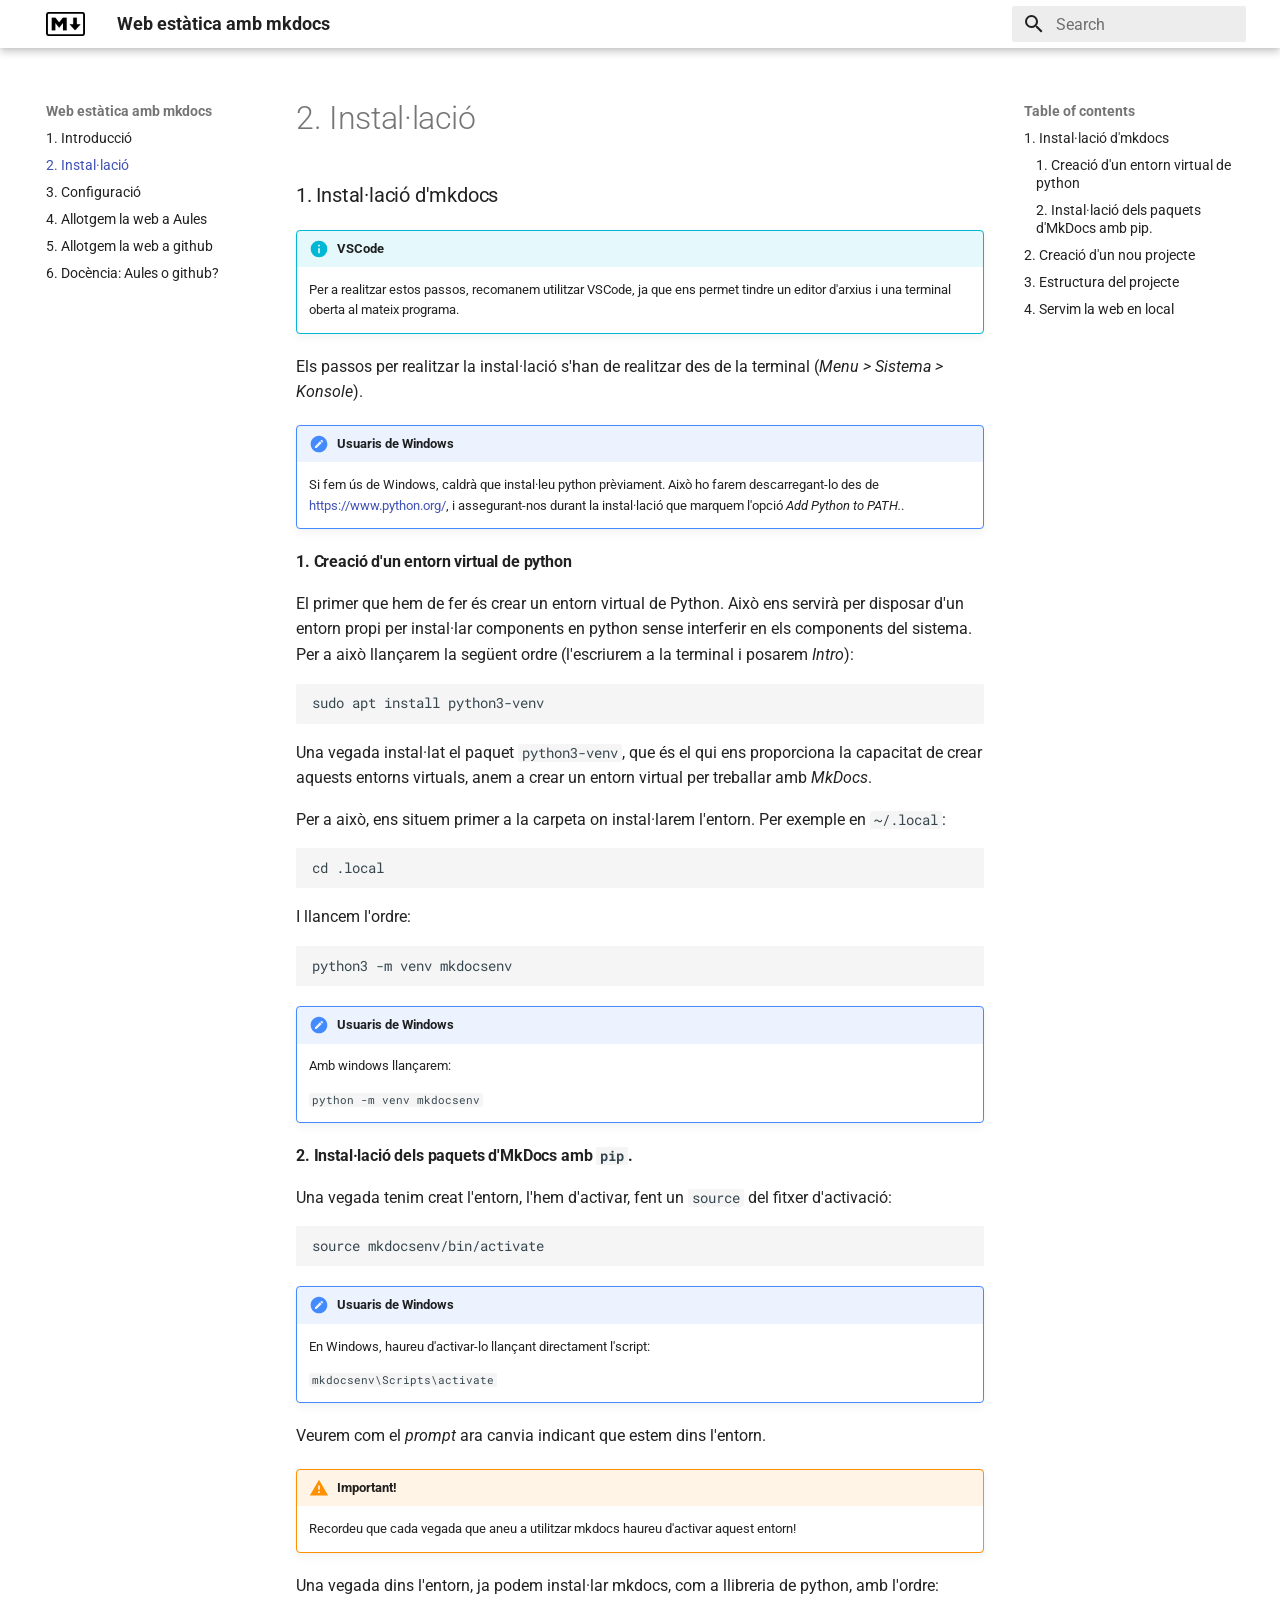
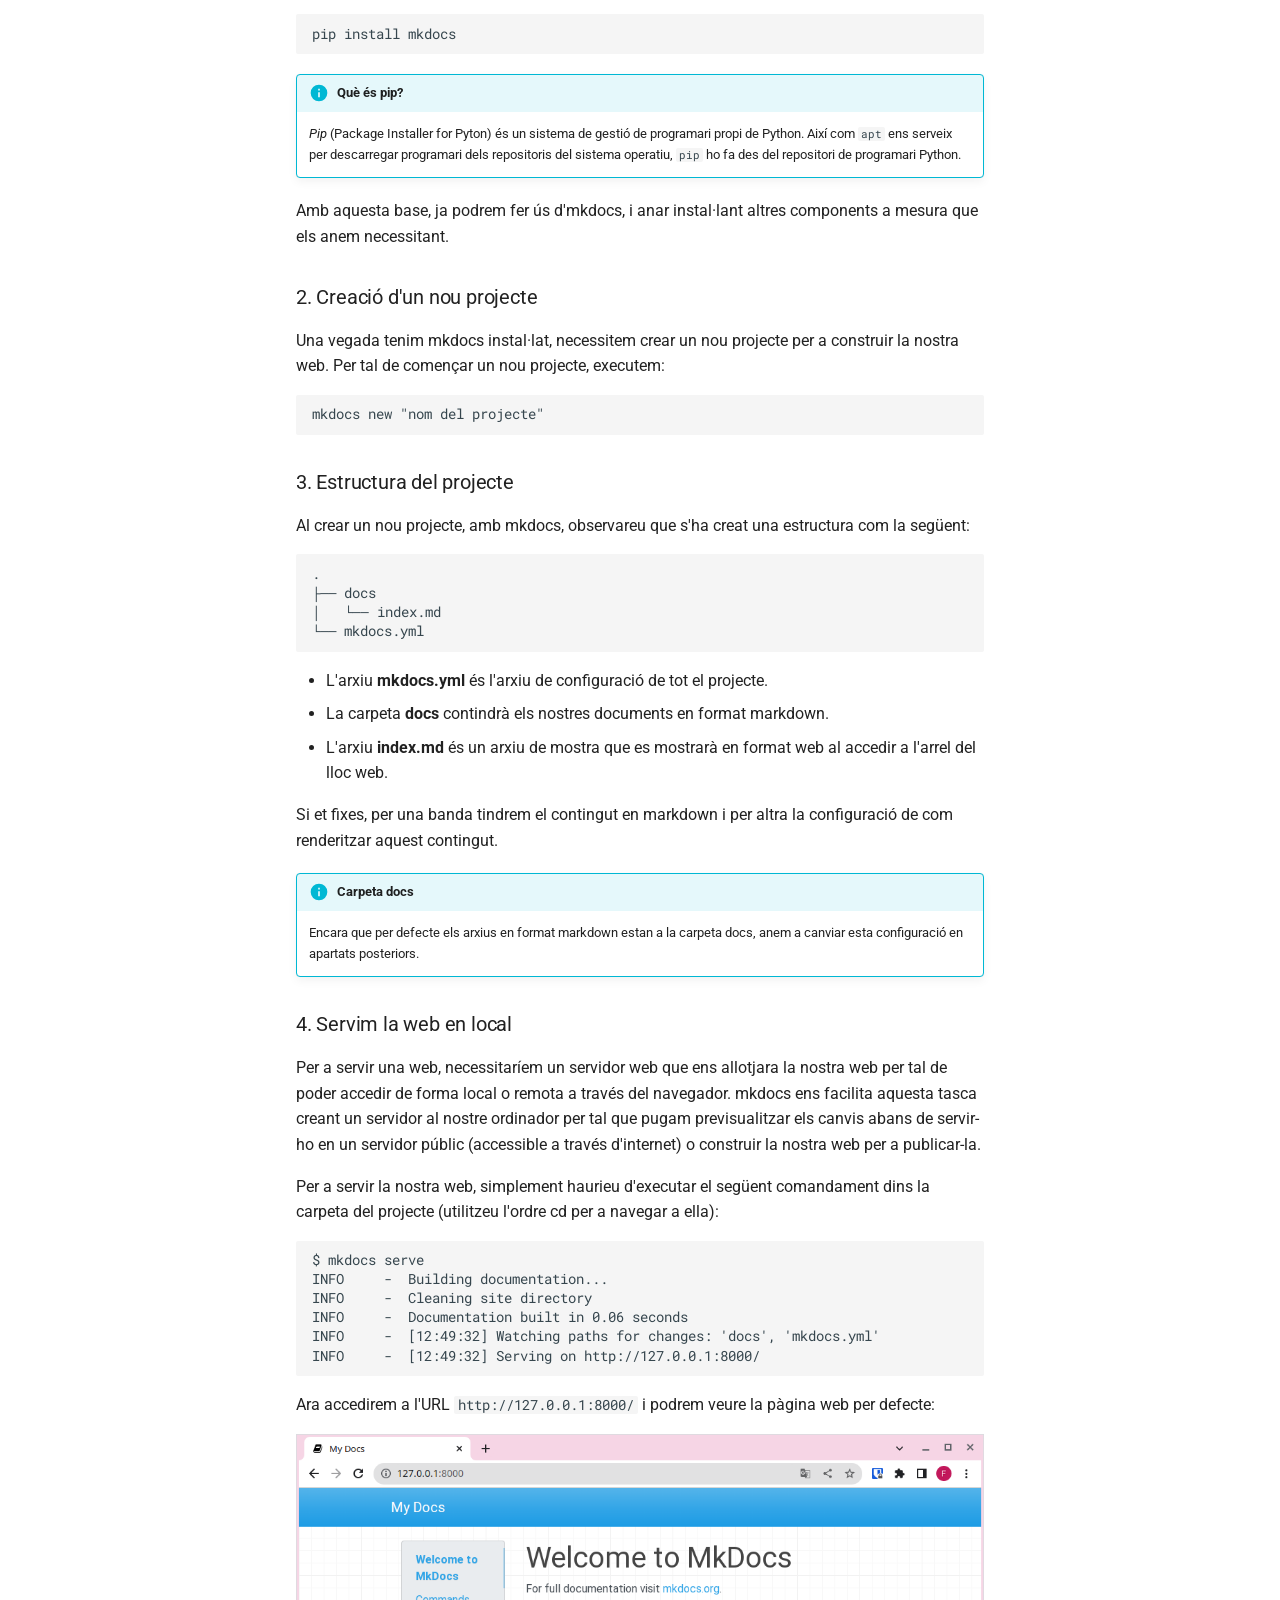
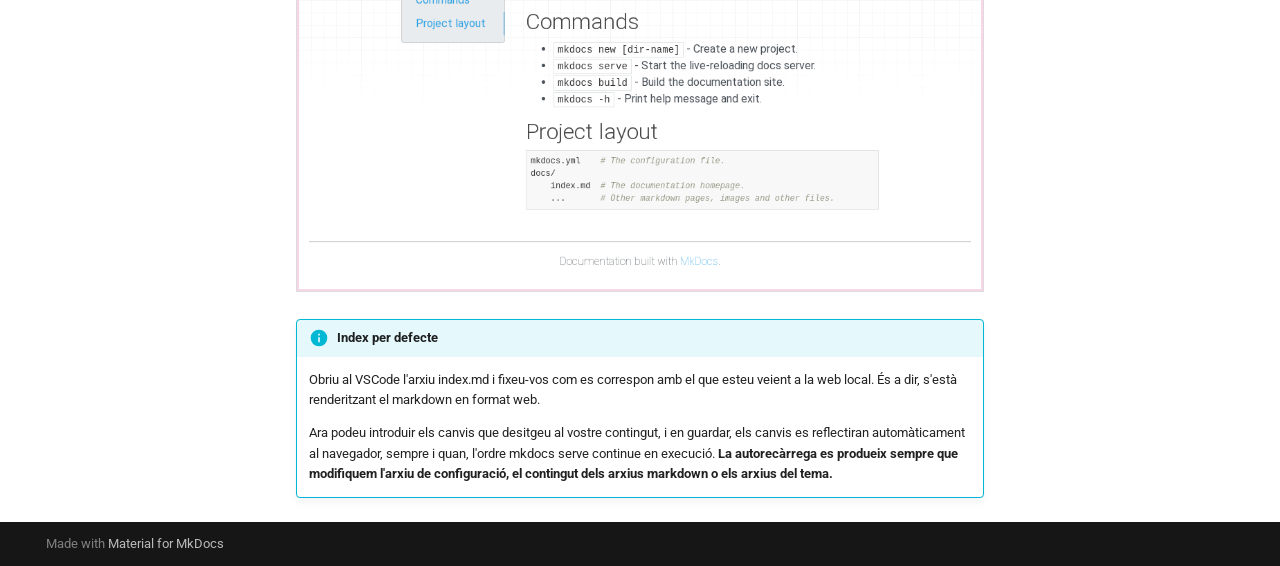
<file: CursMarkdown2025/U3.Web/docs/instal·lacio/index.html>
<!doctype html>
<html lang="en" class="no-js">
  <head>
    
      <meta charset="utf-8">
      <meta name="viewport" content="width=device-width,initial-scale=1">
      
      
      
      
        <link rel="prev" href="..">
      
      
        <link rel="next" href="../configuracio/">
      
      
      <link rel="icon" href="../img/logoMarkdown.png">
      <meta name="generator" content="mkdocs-1.6.1, mkdocs-material-9.5.34">
    
    
      
        <title>2. Instal·lació - Web estàtica amb mkdocs</title>
      
    
    
      <link rel="stylesheet" href="../assets/stylesheets/main.35f28582.min.css">
      
        
        <link rel="stylesheet" href="../assets/stylesheets/palette.06af60db.min.css">
      
      


    
    
      
    
    
      
        
        
        <link rel="preconnect" href="https://fonts.gstatic.com" crossorigin>
        <link rel="stylesheet" href="https://fonts.googleapis.com/css?family=Roboto:300,300i,400,400i,700,700i%7CRoboto+Mono:400,400i,700,700i&display=fallback">
        <style>:root{--md-text-font:"Roboto";--md-code-font:"Roboto Mono"}</style>
      
    
    
    <script>__md_scope=new URL("..",location),__md_hash=e=>[...e].reduce(((e,_)=>(e<<5)-e+_.charCodeAt(0)),0),__md_get=(e,_=localStorage,t=__md_scope)=>JSON.parse(_.getItem(t.pathname+"."+e)),__md_set=(e,_,t=localStorage,a=__md_scope)=>{try{t.setItem(a.pathname+"."+e,JSON.stringify(_))}catch(e){}}</script>
    
      

    
    
    
  </head>
  
  
    
    
    
    
    
    <body dir="ltr" data-md-color-scheme="default" data-md-color-primary="white" data-md-color-accent="indigo">
  
    
    <input class="md-toggle" data-md-toggle="drawer" type="checkbox" id="__drawer" autocomplete="off">
    <input class="md-toggle" data-md-toggle="search" type="checkbox" id="__search" autocomplete="off">
    <label class="md-overlay" for="__drawer"></label>
    <div data-md-component="skip">
      
        
        <a href="#1-installacio-dmkdocs" class="md-skip">
          Skip to content
        </a>
      
    </div>
    <div data-md-component="announce">
      
    </div>
    
    
      

  

<header class="md-header md-header--shadow" data-md-component="header">
  <nav class="md-header__inner md-grid" aria-label="Header">
    <a href=".." title="Web estàtica amb mkdocs" class="md-header__button md-logo" aria-label="Web estàtica amb mkdocs" data-md-component="logo">
      
  <img src="../img/logoMarkdown.png" alt="logo">

    </a>
    <label class="md-header__button md-icon" for="__drawer">
      
      <svg xmlns="http://www.w3.org/2000/svg" viewBox="0 0 24 24"><path d="M3 6h18v2H3zm0 5h18v2H3zm0 5h18v2H3z"/></svg>
    </label>
    <div class="md-header__title" data-md-component="header-title">
      <div class="md-header__ellipsis">
        <div class="md-header__topic">
          <span class="md-ellipsis">
            Web estàtica amb mkdocs
          </span>
        </div>
        <div class="md-header__topic" data-md-component="header-topic">
          <span class="md-ellipsis">
            
              2. Instal·lació
            
          </span>
        </div>
      </div>
    </div>
    
      
    
    
    
    
      <label class="md-header__button md-icon" for="__search">
        
        <svg xmlns="http://www.w3.org/2000/svg" viewBox="0 0 24 24"><path d="M9.5 3A6.5 6.5 0 0 1 16 9.5c0 1.61-.59 3.09-1.56 4.23l.27.27h.79l5 5-1.5 1.5-5-5v-.79l-.27-.27A6.52 6.52 0 0 1 9.5 16 6.5 6.5 0 0 1 3 9.5 6.5 6.5 0 0 1 9.5 3m0 2C7 5 5 7 5 9.5S7 14 9.5 14 14 12 14 9.5 12 5 9.5 5"/></svg>
      </label>
      <div class="md-search" data-md-component="search" role="dialog">
  <label class="md-search__overlay" for="__search"></label>
  <div class="md-search__inner" role="search">
    <form class="md-search__form" name="search">
      <input type="text" class="md-search__input" name="query" aria-label="Search" placeholder="Search" autocapitalize="off" autocorrect="off" autocomplete="off" spellcheck="false" data-md-component="search-query" required>
      <label class="md-search__icon md-icon" for="__search">
        
        <svg xmlns="http://www.w3.org/2000/svg" viewBox="0 0 24 24"><path d="M9.5 3A6.5 6.5 0 0 1 16 9.5c0 1.61-.59 3.09-1.56 4.23l.27.27h.79l5 5-1.5 1.5-5-5v-.79l-.27-.27A6.52 6.52 0 0 1 9.5 16 6.5 6.5 0 0 1 3 9.5 6.5 6.5 0 0 1 9.5 3m0 2C7 5 5 7 5 9.5S7 14 9.5 14 14 12 14 9.5 12 5 9.5 5"/></svg>
        
        <svg xmlns="http://www.w3.org/2000/svg" viewBox="0 0 24 24"><path d="M20 11v2H8l5.5 5.5-1.42 1.42L4.16 12l7.92-7.92L13.5 5.5 8 11z"/></svg>
      </label>
      <nav class="md-search__options" aria-label="Search">
        
        <button type="reset" class="md-search__icon md-icon" title="Clear" aria-label="Clear" tabindex="-1">
          
          <svg xmlns="http://www.w3.org/2000/svg" viewBox="0 0 24 24"><path d="M19 6.41 17.59 5 12 10.59 6.41 5 5 6.41 10.59 12 5 17.59 6.41 19 12 13.41 17.59 19 19 17.59 13.41 12z"/></svg>
        </button>
      </nav>
      
    </form>
    <div class="md-search__output">
      <div class="md-search__scrollwrap" tabindex="0" data-md-scrollfix>
        <div class="md-search-result" data-md-component="search-result">
          <div class="md-search-result__meta">
            Initializing search
          </div>
          <ol class="md-search-result__list" role="presentation"></ol>
        </div>
      </div>
    </div>
  </div>
</div>
    
    
  </nav>
  
</header>
    
    <div class="md-container" data-md-component="container">
      
      
        
          
        
      
      <main class="md-main" data-md-component="main">
        <div class="md-main__inner md-grid">
          
            
              
              <div class="md-sidebar md-sidebar--primary" data-md-component="sidebar" data-md-type="navigation" >
                <div class="md-sidebar__scrollwrap">
                  <div class="md-sidebar__inner">
                    



<nav class="md-nav md-nav--primary" aria-label="Navigation" data-md-level="0">
  <label class="md-nav__title" for="__drawer">
    <a href=".." title="Web estàtica amb mkdocs" class="md-nav__button md-logo" aria-label="Web estàtica amb mkdocs" data-md-component="logo">
      
  <img src="../img/logoMarkdown.png" alt="logo">

    </a>
    Web estàtica amb mkdocs
  </label>
  
  <ul class="md-nav__list" data-md-scrollfix>
    
      
      
  
  
  
  
    <li class="md-nav__item">
      <a href=".." class="md-nav__link">
        
  
  <span class="md-ellipsis">
    1. Introducció
  </span>
  

      </a>
    </li>
  

    
      
      
  
  
    
  
  
  
    <li class="md-nav__item md-nav__item--active">
      
      <input class="md-nav__toggle md-toggle" type="checkbox" id="__toc">
      
      
      
        <label class="md-nav__link md-nav__link--active" for="__toc">
          
  
  <span class="md-ellipsis">
    2. Instal·lació
  </span>
  

          <span class="md-nav__icon md-icon"></span>
        </label>
      
      <a href="./" class="md-nav__link md-nav__link--active">
        
  
  <span class="md-ellipsis">
    2. Instal·lació
  </span>
  

      </a>
      
        

<nav class="md-nav md-nav--secondary" aria-label="Table of contents">
  
  
  
  
    <label class="md-nav__title" for="__toc">
      <span class="md-nav__icon md-icon"></span>
      Table of contents
    </label>
    <ul class="md-nav__list" data-md-component="toc" data-md-scrollfix>
      
        <li class="md-nav__item">
  <a href="#1-installacio-dmkdocs" class="md-nav__link">
    <span class="md-ellipsis">
      1. Instal·lació d'mkdocs
    </span>
  </a>
  
    <nav class="md-nav" aria-label="1. Instal·lació d'mkdocs">
      <ul class="md-nav__list">
        
          <li class="md-nav__item">
  <a href="#1-creacio-dun-entorn-virtual-de-python" class="md-nav__link">
    <span class="md-ellipsis">
      1. Creació d'un entorn virtual de python
    </span>
  </a>
  
</li>
        
          <li class="md-nav__item">
  <a href="#2-installacio-dels-paquets-dmkdocs-amb-pip" class="md-nav__link">
    <span class="md-ellipsis">
      2. Instal·lació dels paquets d'MkDocs amb pip.
    </span>
  </a>
  
</li>
        
      </ul>
    </nav>
  
</li>
      
        <li class="md-nav__item">
  <a href="#2-creacio-dun-nou-projecte" class="md-nav__link">
    <span class="md-ellipsis">
      2. Creació d'un nou projecte
    </span>
  </a>
  
</li>
      
        <li class="md-nav__item">
  <a href="#3-estructura-del-projecte" class="md-nav__link">
    <span class="md-ellipsis">
      3. Estructura del projecte
    </span>
  </a>
  
</li>
      
        <li class="md-nav__item">
  <a href="#4-servim-la-web-en-local" class="md-nav__link">
    <span class="md-ellipsis">
      4. Servim la web en local
    </span>
  </a>
  
</li>
      
    </ul>
  
</nav>
      
    </li>
  

    
      
      
  
  
  
  
    <li class="md-nav__item">
      <a href="../configuracio/" class="md-nav__link">
        
  
  <span class="md-ellipsis">
    3. Configuració
  </span>
  

      </a>
    </li>
  

    
      
      
  
  
  
  
    <li class="md-nav__item">
      <a href="../aules/" class="md-nav__link">
        
  
  <span class="md-ellipsis">
    4. Allotgem la web a Aules
  </span>
  

      </a>
    </li>
  

    
      
      
  
  
  
  
    <li class="md-nav__item">
      <a href="../github/" class="md-nav__link">
        
  
  <span class="md-ellipsis">
    5. Allotgem la web a github
  </span>
  

      </a>
    </li>
  

    
      
      
  
  
  
  
    <li class="md-nav__item">
      <a href="../aules%20vs%20github/" class="md-nav__link">
        
  
  <span class="md-ellipsis">
    6. Docència: Aules o github?
  </span>
  

      </a>
    </li>
  

    
  </ul>
</nav>
                  </div>
                </div>
              </div>
            
            
              
              <div class="md-sidebar md-sidebar--secondary" data-md-component="sidebar" data-md-type="toc" >
                <div class="md-sidebar__scrollwrap">
                  <div class="md-sidebar__inner">
                    

<nav class="md-nav md-nav--secondary" aria-label="Table of contents">
  
  
  
  
    <label class="md-nav__title" for="__toc">
      <span class="md-nav__icon md-icon"></span>
      Table of contents
    </label>
    <ul class="md-nav__list" data-md-component="toc" data-md-scrollfix>
      
        <li class="md-nav__item">
  <a href="#1-installacio-dmkdocs" class="md-nav__link">
    <span class="md-ellipsis">
      1. Instal·lació d'mkdocs
    </span>
  </a>
  
    <nav class="md-nav" aria-label="1. Instal·lació d'mkdocs">
      <ul class="md-nav__list">
        
          <li class="md-nav__item">
  <a href="#1-creacio-dun-entorn-virtual-de-python" class="md-nav__link">
    <span class="md-ellipsis">
      1. Creació d'un entorn virtual de python
    </span>
  </a>
  
</li>
        
          <li class="md-nav__item">
  <a href="#2-installacio-dels-paquets-dmkdocs-amb-pip" class="md-nav__link">
    <span class="md-ellipsis">
      2. Instal·lació dels paquets d'MkDocs amb pip.
    </span>
  </a>
  
</li>
        
      </ul>
    </nav>
  
</li>
      
        <li class="md-nav__item">
  <a href="#2-creacio-dun-nou-projecte" class="md-nav__link">
    <span class="md-ellipsis">
      2. Creació d'un nou projecte
    </span>
  </a>
  
</li>
      
        <li class="md-nav__item">
  <a href="#3-estructura-del-projecte" class="md-nav__link">
    <span class="md-ellipsis">
      3. Estructura del projecte
    </span>
  </a>
  
</li>
      
        <li class="md-nav__item">
  <a href="#4-servim-la-web-en-local" class="md-nav__link">
    <span class="md-ellipsis">
      4. Servim la web en local
    </span>
  </a>
  
</li>
      
    </ul>
  
</nav>
                  </div>
                </div>
              </div>
            
          
          
            <div class="md-content" data-md-component="content">
              <article class="md-content__inner md-typeset">
                
                  


  <h1>2. Instal·lació</h1>

<h3 id="1-installacio-dmkdocs">1. Instal·lació d'mkdocs</h3>
<div class="admonition info">
<p class="admonition-title">VSCode</p>
<p>Per a realitzar estos passos, recomanem utilitzar VSCode, ja que ens permet tindre un editor d'arxius i una terminal oberta al mateix programa.</p>
</div>
<p>Els passos per realitzar la instal·lació s'han de realitzar des de la terminal (<em>Menu &gt; Sistema &gt; Konsole</em>).</p>
<div class="admonition note">
<p class="admonition-title">Usuaris de Windows</p>
<p>Si fem ús de Windows, caldrà que instal·leu python prèviament. Això ho farem descarregant-lo des de <a href="https://www.python.org/">https://www.python.org/</a>, i assegurant-nos durant la instal·lació que marquem l'opció <em>Add Python to PATH.</em>.</p>
</div>
<h4 id="1-creacio-dun-entorn-virtual-de-python">1. <strong>Creació d'un entorn virtual de python</strong></h4>
<p>El primer que hem de fer és crear un entorn virtual de Python. Això ens servirà per disposar d'un entorn propi per instal·lar components en python sense interferir en els components del sistema. Per a això llançarem la següent ordre (l'escriurem a la terminal i posarem <em>Intro</em>):</p>
<pre><code class="language-bash">sudo apt install python3-venv
</code></pre>
<p>Una vegada instal·lat el paquet <code>python3-venv</code>, que és el qui ens proporciona la capacitat de crear aquests entorns virtuals, anem a crear un entorn virtual per treballar amb <em>MkDocs</em>. </p>
<p>Per a això, ens situem primer a la carpeta on instal·larem l'entorn. Per exemple en <code>~/.local</code>:</p>
<pre><code class="language-bash">cd .local
</code></pre>
<p>I llancem l'ordre:</p>
<pre><code>python3 -m venv mkdocsenv
</code></pre>
<div class="admonition note">
<p class="admonition-title">Usuaris de Windows</p>
<p>Amb windows llançarem:</p>
<p><code>python -m venv mkdocsenv</code></p>
</div>
<h4 id="2-installacio-dels-paquets-dmkdocs-amb-pip">2. <strong>Instal·lació dels paquets d'MkDocs amb <code>pip</code>.</strong></h4>
<p>Una vegada tenim creat l'entorn, l'hem d'activar, fent un <code>source</code> del fitxer d'activació:</p>
<pre><code class="language-bash">source mkdocsenv/bin/activate
</code></pre>
<div class="admonition note">
<p class="admonition-title">Usuaris de Windows</p>
<p>En Windows, haureu d'activar-lo llançant directament l'script:</p>
<p><code>mkdocsenv\Scripts\activate</code></p>
</div>
<p>Veurem com el <em>prompt</em> ara canvia indicant que estem dins l'entorn.</p>
<div class="admonition warning">
<p class="admonition-title">Important!</p>
<p>Recordeu que cada vegada que aneu a utilitzar mkdocs haureu d'activar aquest entorn!</p>
</div>
<p>Una vegada dins l'entorn, ja podem instal·lar mkdocs, com a llibreria de python, amb l'ordre:</p>
<pre><code class="language-bash">pip install mkdocs
</code></pre>
<div class="admonition info">
<p class="admonition-title">Què és pip?</p>
<p><em>Pip</em> (Package Installer for Pyton) és un sistema de gestió de programari propi de Python. Així com <code>apt</code> ens serveix per descarregar programari dels repositoris del sistema operatiu, <code>pip</code> ho fa des del repositori de programari Python.</p>
</div>
<p>Amb aquesta base, ja podrem fer ús d'mkdocs, i anar instal·lant altres components a mesura que els anem necessitant.</p>
<h3 id="2-creacio-dun-nou-projecte">2. Creació d'un nou projecte</h3>
<p>Una vegada tenim mkdocs instal·lat, necessitem crear un nou projecte per a construir la nostra web. Per tal de començar un nou projecte, executem:</p>
<pre><code class="language-sh">mkdocs new &quot;nom del projecte&quot;
</code></pre>
<h3 id="3-estructura-del-projecte">3. Estructura del projecte</h3>
<p>Al crear un nou projecte, amb mkdocs, observareu que s'ha creat una estructura com la següent:</p>
<pre><code>.
├── docs
│   └── index.md
└── mkdocs.yml
</code></pre>
<ul>
<li>L'arxiu <strong>mkdocs.yml</strong> és l'arxiu de configuració de tot el projecte.</li>
<li>La carpeta <strong>docs</strong> contindrà els nostres documents en format markdown.</li>
<li>L'arxiu <strong>index.md</strong> és un arxiu de mostra que es mostrarà en format web al accedir a l'arrel del lloc web.</li>
</ul>
<p>Si et fixes, per una banda tindrem el contingut en markdown i per altra la configuració de com renderitzar aquest contingut.</p>
<div class="admonition info">
<p class="admonition-title">Carpeta docs</p>
<p>Encara que per defecte els arxius en format markdown estan a la carpeta docs, anem a canviar esta configuració en apartats posteriors.</p>
</div>
<h3 id="4-servim-la-web-en-local">4. Servim la web en local</h3>
<p>Per a servir una web, necessitaríem un servidor web que ens allotjara la nostra web per tal de poder accedir de forma local o remota a través del navegador. mkdocs ens facilita aquesta tasca creant un servidor al nostre ordinador per tal que pugam previsualitzar els canvis abans de servir-ho en un servidor públic (accessible a través d'internet) o construir la nostra web per a publicar-la.</p>
<p>Per a servir la nostra web, simplement haurieu d'executar el següent comandament dins la carpeta del projecte (utilitzeu l'ordre cd per a navegar a ella):</p>
<pre><code class="language-sh">$ mkdocs serve
INFO     -  Building documentation...
INFO     -  Cleaning site directory
INFO     -  Documentation built in 0.06 seconds
INFO     -  [12:49:32] Watching paths for changes: 'docs', 'mkdocs.yml'
INFO     -  [12:49:32] Serving on http://127.0.0.1:8000/
</code></pre>
<p>Ara accedirem a l'URL <code>http://127.0.0.1:8000/</code> i podrem veure la pàgina web per defecte:</p>
<p><img alt="index_per_defecte" src="../img/index_per_defecte.png" /></p>
<div class="admonition info">
<p class="admonition-title">Index per defecte</p>
<p>Obriu al VSCode l'arxiu index.md i fixeu-vos com es correspon amb el que esteu veient a la web local. És a dir, s'està renderitzant el markdown en format web.</p>
<p>Ara podeu introduir els canvis que desitgeu al vostre contingut, i en guardar, els canvis es reflectiran automàticament al navegador, sempre i quan, l'ordre mkdocs serve continue en execució. <strong>La autorecàrrega es produeix sempre que modifiquem l'arxiu de configuració, el contingut dels arxius markdown o els arxius del tema.</strong></p>
</div>












                
              </article>
            </div>
          
          
<script>var target=document.getElementById(location.hash.slice(1));target&&target.name&&(target.checked=target.name.startsWith("__tabbed_"))</script>
        </div>
        
      </main>
      
        <footer class="md-footer">
  
  <div class="md-footer-meta md-typeset">
    <div class="md-footer-meta__inner md-grid">
      <div class="md-copyright">
  
  
    Made with
    <a href="https://squidfunk.github.io/mkdocs-material/" target="_blank" rel="noopener">
      Material for MkDocs
    </a>
  
</div>
      
    </div>
  </div>
</footer>
      
    </div>
    <div class="md-dialog" data-md-component="dialog">
      <div class="md-dialog__inner md-typeset"></div>
    </div>
    
    
    <script id="__config" type="application/json">{"base": "..", "features": [], "search": "../assets/javascripts/workers/search.07f07601.min.js", "translations": {"clipboard.copied": "Copied to clipboard", "clipboard.copy": "Copy to clipboard", "search.result.more.one": "1 more on this page", "search.result.more.other": "# more on this page", "search.result.none": "No matching documents", "search.result.one": "1 matching document", "search.result.other": "# matching documents", "search.result.placeholder": "Type to start searching", "search.result.term.missing": "Missing", "select.version": "Select version"}}</script>
    
    
      <script src="../assets/javascripts/bundle.56dfad97.min.js"></script>
      
    
  </body>
</html>
</file>
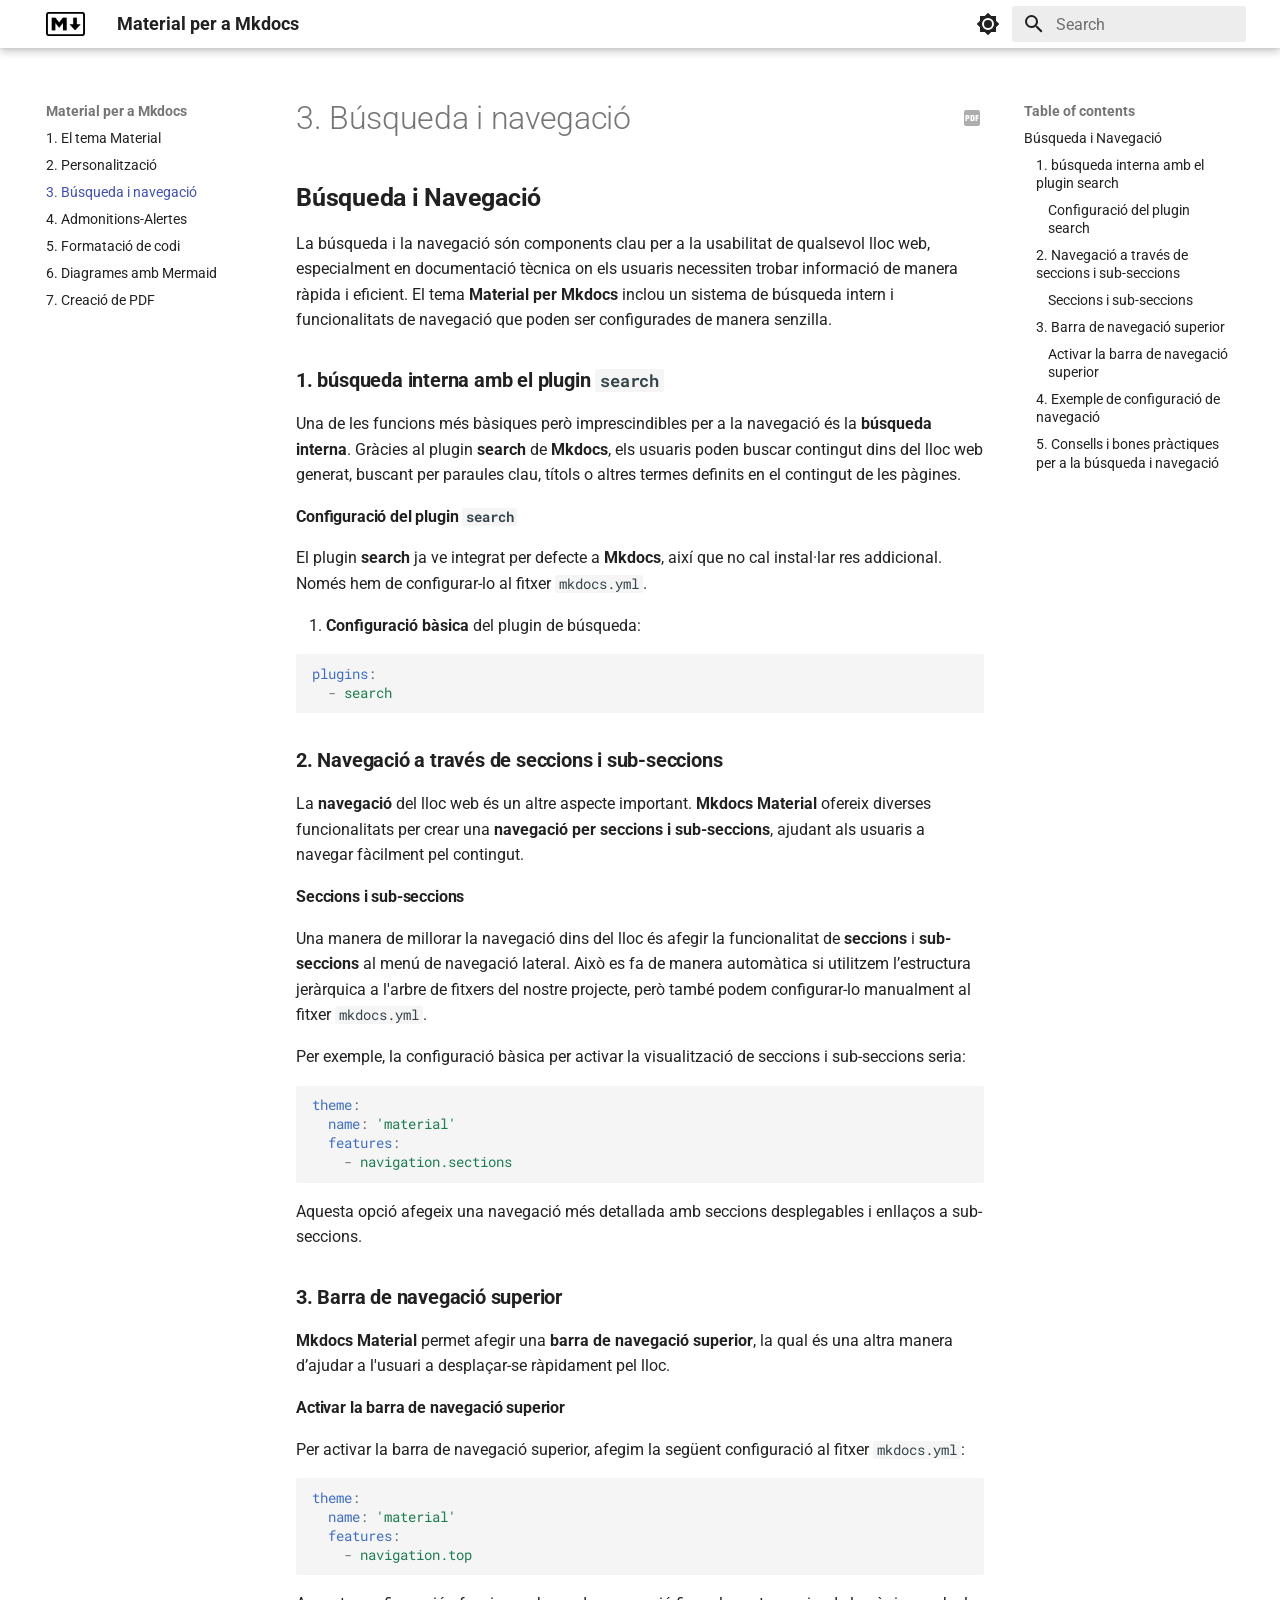
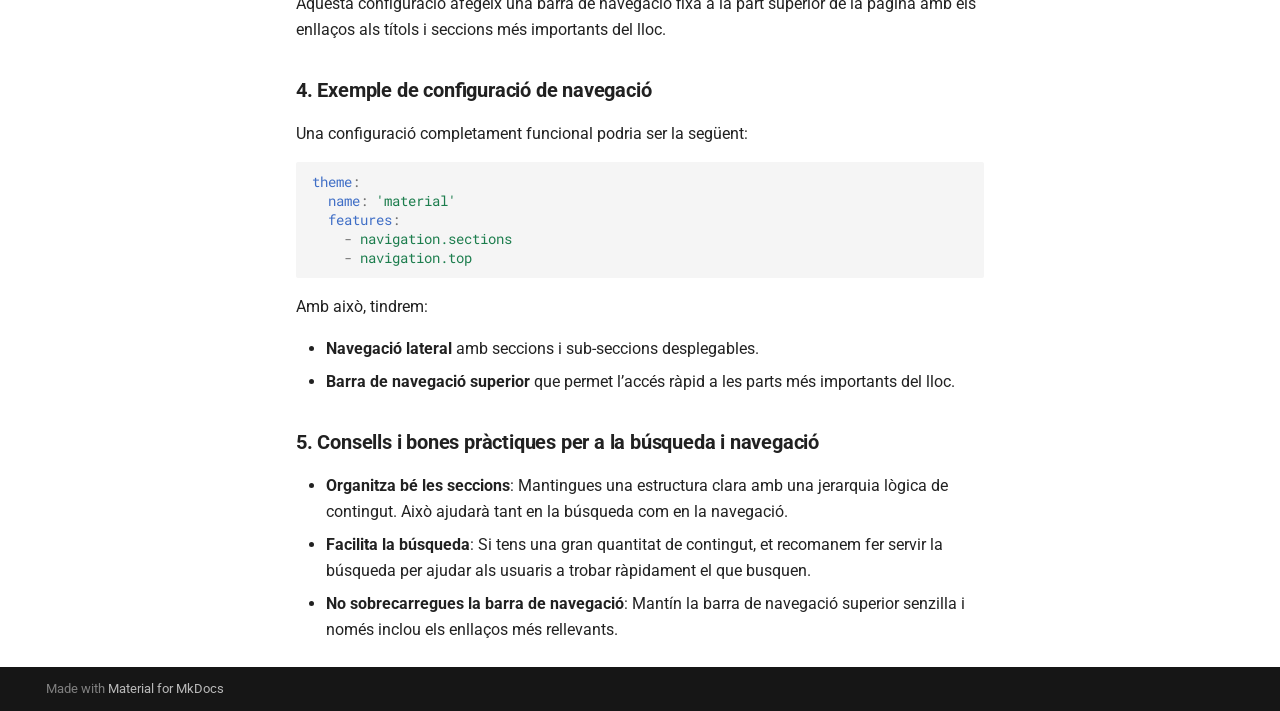
<file: CursMarkdown2025/U4.Material/site/3.busqueda_navegacio/index.html>
<!doctype html>
<html lang="en" class="no-js">
  <head>
    
      <meta charset="utf-8">
      <meta name="viewport" content="width=device-width,initial-scale=1">
      
      
      
      
        <link rel="prev" href="../2.personalitzacio/">
      
      
        <link rel="next" href="../4.admonitions/">
      
      
      <link rel="icon" href="../img/logoMarkdown.png">
      <meta name="generator" content="mkdocs-1.6.1, mkdocs-material-9.5.34">
    
    
      
        <title>3. Búsqueda i navegació - Material per a Mkdocs</title>
      
    
    
      <link rel="stylesheet" href="../assets/stylesheets/main.35f28582.min.css">
      
        
        <link rel="stylesheet" href="../assets/stylesheets/palette.06af60db.min.css">
      
      


    
    
      
    
    
      
        
        
        <link rel="preconnect" href="https://fonts.gstatic.com" crossorigin>
        <link rel="stylesheet" href="https://fonts.googleapis.com/css?family=Roboto:300,300i,400,400i,700,700i%7CRoboto+Mono:400,400i,700,700i&display=fallback">
        <style>:root{--md-text-font:"Roboto";--md-code-font:"Roboto Mono"}</style>
      
    
    
    <script>__md_scope=new URL("..",location),__md_hash=e=>[...e].reduce(((e,_)=>(e<<5)-e+_.charCodeAt(0)),0),__md_get=(e,_=localStorage,t=__md_scope)=>JSON.parse(_.getItem(t.pathname+"."+e)),__md_set=(e,_,t=localStorage,a=__md_scope)=>{try{t.setItem(a.pathname+"."+e,JSON.stringify(_))}catch(e){}}</script>
    
      

    
    
    
  </head>
  
  
    
    
      
    
    
    
    
    <body dir="ltr" data-md-color-scheme="default" data-md-color-primary="white" data-md-color-accent="indigo">
  
    
    <input class="md-toggle" data-md-toggle="drawer" type="checkbox" id="__drawer" autocomplete="off">
    <input class="md-toggle" data-md-toggle="search" type="checkbox" id="__search" autocomplete="off">
    <label class="md-overlay" for="__drawer"></label>
    <div data-md-component="skip">
      
        
        <a href="#busqueda-i-navegacio" class="md-skip">
          Skip to content
        </a>
      
    </div>
    <div data-md-component="announce">
      
    </div>
    
    
      

  

<header class="md-header md-header--shadow" data-md-component="header">
  <nav class="md-header__inner md-grid" aria-label="Header">
    <a href=".." title="Material per a Mkdocs" class="md-header__button md-logo" aria-label="Material per a Mkdocs" data-md-component="logo">
      
  <img src="../img/logoMarkdown.png" alt="logo">

    </a>
    <label class="md-header__button md-icon" for="__drawer">
      
      <svg xmlns="http://www.w3.org/2000/svg" viewBox="0 0 24 24"><path d="M3 6h18v2H3zm0 5h18v2H3zm0 5h18v2H3z"/></svg>
    </label>
    <div class="md-header__title" data-md-component="header-title">
      <div class="md-header__ellipsis">
        <div class="md-header__topic">
          <span class="md-ellipsis">
            Material per a Mkdocs
          </span>
        </div>
        <div class="md-header__topic" data-md-component="header-topic">
          <span class="md-ellipsis">
            
              3. Búsqueda i navegació
            
          </span>
        </div>
      </div>
    </div>
    
      
        <form class="md-header__option" data-md-component="palette">
  
    
    
    
    <input class="md-option" data-md-color-media="" data-md-color-scheme="default" data-md-color-primary="white" data-md-color-accent="indigo"  aria-label="Switch to dark mode"  type="radio" name="__palette" id="__palette_0">
    
      <label class="md-header__button md-icon" title="Switch to dark mode" for="__palette_1" hidden>
        <svg xmlns="http://www.w3.org/2000/svg" viewBox="0 0 24 24"><path d="M12 8a4 4 0 0 0-4 4 4 4 0 0 0 4 4 4 4 0 0 0 4-4 4 4 0 0 0-4-4m0 10a6 6 0 0 1-6-6 6 6 0 0 1 6-6 6 6 0 0 1 6 6 6 6 0 0 1-6 6m8-9.31V4h-4.69L12 .69 8.69 4H4v4.69L.69 12 4 15.31V20h4.69L12 23.31 15.31 20H20v-4.69L23.31 12z"/></svg>
      </label>
    
  
    
    
    
    <input class="md-option" data-md-color-media="" data-md-color-scheme="slate" data-md-color-primary="grey" data-md-color-accent="indigo"  aria-label="Switch to light mode"  type="radio" name="__palette" id="__palette_1">
    
      <label class="md-header__button md-icon" title="Switch to light mode" for="__palette_0" hidden>
        <svg xmlns="http://www.w3.org/2000/svg" viewBox="0 0 24 24"><path d="M12 18c-.89 0-1.74-.2-2.5-.55C11.56 16.5 13 14.42 13 12s-1.44-4.5-3.5-5.45C10.26 6.2 11.11 6 12 6a6 6 0 0 1 6 6 6 6 0 0 1-6 6m8-9.31V4h-4.69L12 .69 8.69 4H4v4.69L.69 12 4 15.31V20h4.69L12 23.31 15.31 20H20v-4.69L23.31 12z"/></svg>
      </label>
    
  
</form>
      
    
    
      <script>var palette=__md_get("__palette");if(palette&&palette.color){if("(prefers-color-scheme)"===palette.color.media){var media=matchMedia("(prefers-color-scheme: light)"),input=document.querySelector(media.matches?"[data-md-color-media='(prefers-color-scheme: light)']":"[data-md-color-media='(prefers-color-scheme: dark)']");palette.color.media=input.getAttribute("data-md-color-media"),palette.color.scheme=input.getAttribute("data-md-color-scheme"),palette.color.primary=input.getAttribute("data-md-color-primary"),palette.color.accent=input.getAttribute("data-md-color-accent")}for(var[key,value]of Object.entries(palette.color))document.body.setAttribute("data-md-color-"+key,value)}</script>
    
    
    
      <label class="md-header__button md-icon" for="__search">
        
        <svg xmlns="http://www.w3.org/2000/svg" viewBox="0 0 24 24"><path d="M9.5 3A6.5 6.5 0 0 1 16 9.5c0 1.61-.59 3.09-1.56 4.23l.27.27h.79l5 5-1.5 1.5-5-5v-.79l-.27-.27A6.52 6.52 0 0 1 9.5 16 6.5 6.5 0 0 1 3 9.5 6.5 6.5 0 0 1 9.5 3m0 2C7 5 5 7 5 9.5S7 14 9.5 14 14 12 14 9.5 12 5 9.5 5"/></svg>
      </label>
      <div class="md-search" data-md-component="search" role="dialog">
  <label class="md-search__overlay" for="__search"></label>
  <div class="md-search__inner" role="search">
    <form class="md-search__form" name="search">
      <input type="text" class="md-search__input" name="query" aria-label="Search" placeholder="Search" autocapitalize="off" autocorrect="off" autocomplete="off" spellcheck="false" data-md-component="search-query" required>
      <label class="md-search__icon md-icon" for="__search">
        
        <svg xmlns="http://www.w3.org/2000/svg" viewBox="0 0 24 24"><path d="M9.5 3A6.5 6.5 0 0 1 16 9.5c0 1.61-.59 3.09-1.56 4.23l.27.27h.79l5 5-1.5 1.5-5-5v-.79l-.27-.27A6.52 6.52 0 0 1 9.5 16 6.5 6.5 0 0 1 3 9.5 6.5 6.5 0 0 1 9.5 3m0 2C7 5 5 7 5 9.5S7 14 9.5 14 14 12 14 9.5 12 5 9.5 5"/></svg>
        
        <svg xmlns="http://www.w3.org/2000/svg" viewBox="0 0 24 24"><path d="M20 11v2H8l5.5 5.5-1.42 1.42L4.16 12l7.92-7.92L13.5 5.5 8 11z"/></svg>
      </label>
      <nav class="md-search__options" aria-label="Search">
        
        <button type="reset" class="md-search__icon md-icon" title="Clear" aria-label="Clear" tabindex="-1">
          
          <svg xmlns="http://www.w3.org/2000/svg" viewBox="0 0 24 24"><path d="M19 6.41 17.59 5 12 10.59 6.41 5 5 6.41 10.59 12 5 17.59 6.41 19 12 13.41 17.59 19 19 17.59 13.41 12z"/></svg>
        </button>
      </nav>
      
    </form>
    <div class="md-search__output">
      <div class="md-search__scrollwrap" tabindex="0" data-md-scrollfix>
        <div class="md-search-result" data-md-component="search-result">
          <div class="md-search-result__meta">
            Initializing search
          </div>
          <ol class="md-search-result__list" role="presentation"></ol>
        </div>
      </div>
    </div>
  </div>
</div>
    
    
  </nav>
  
</header>
    
    <div class="md-container" data-md-component="container">
      
      
        
          
        
      
      <main class="md-main" data-md-component="main">
        <div class="md-main__inner md-grid">
          
            
              
              <div class="md-sidebar md-sidebar--primary" data-md-component="sidebar" data-md-type="navigation" >
                <div class="md-sidebar__scrollwrap">
                  <div class="md-sidebar__inner">
                    



<nav class="md-nav md-nav--primary" aria-label="Navigation" data-md-level="0">
  <label class="md-nav__title" for="__drawer">
    <a href=".." title="Material per a Mkdocs" class="md-nav__button md-logo" aria-label="Material per a Mkdocs" data-md-component="logo">
      
  <img src="../img/logoMarkdown.png" alt="logo">

    </a>
    Material per a Mkdocs
  </label>
  
  <ul class="md-nav__list" data-md-scrollfix>
    
      
      
  
  
  
  
    <li class="md-nav__item">
      <a href=".." class="md-nav__link">
        
  
  <span class="md-ellipsis">
    1. El tema Material
  </span>
  

      </a>
    </li>
  

    
      
      
  
  
  
  
    <li class="md-nav__item">
      <a href="../2.personalitzacio/" class="md-nav__link">
        
  
  <span class="md-ellipsis">
    2. Personalització
  </span>
  

      </a>
    </li>
  

    
      
      
  
  
    
  
  
  
    <li class="md-nav__item md-nav__item--active">
      
      <input class="md-nav__toggle md-toggle" type="checkbox" id="__toc">
      
      
      
        <label class="md-nav__link md-nav__link--active" for="__toc">
          
  
  <span class="md-ellipsis">
    3. Búsqueda i navegació
  </span>
  

          <span class="md-nav__icon md-icon"></span>
        </label>
      
      <a href="./" class="md-nav__link md-nav__link--active">
        
  
  <span class="md-ellipsis">
    3. Búsqueda i navegació
  </span>
  

      </a>
      
        

<nav class="md-nav md-nav--secondary" aria-label="Table of contents">
  
  
  
  
    <label class="md-nav__title" for="__toc">
      <span class="md-nav__icon md-icon"></span>
      Table of contents
    </label>
    <ul class="md-nav__list" data-md-component="toc" data-md-scrollfix>
      
        <li class="md-nav__item">
  <a href="#busqueda-i-navegacio" class="md-nav__link">
    <span class="md-ellipsis">
      Búsqueda i Navegació
    </span>
  </a>
  
    <nav class="md-nav" aria-label="Búsqueda i Navegació">
      <ul class="md-nav__list">
        
          <li class="md-nav__item">
  <a href="#1-busqueda-interna-amb-el-plugin-search" class="md-nav__link">
    <span class="md-ellipsis">
      1. búsqueda interna amb el plugin search
    </span>
  </a>
  
    <nav class="md-nav" aria-label="1. búsqueda interna amb el plugin search">
      <ul class="md-nav__list">
        
          <li class="md-nav__item">
  <a href="#configuracio-del-plugin-search" class="md-nav__link">
    <span class="md-ellipsis">
      Configuració del plugin search
    </span>
  </a>
  
</li>
        
      </ul>
    </nav>
  
</li>
        
          <li class="md-nav__item">
  <a href="#2-navegacio-a-traves-de-seccions-i-sub-seccions" class="md-nav__link">
    <span class="md-ellipsis">
      2. Navegació a través de seccions i sub-seccions
    </span>
  </a>
  
    <nav class="md-nav" aria-label="2. Navegació a través de seccions i sub-seccions">
      <ul class="md-nav__list">
        
          <li class="md-nav__item">
  <a href="#seccions-i-sub-seccions" class="md-nav__link">
    <span class="md-ellipsis">
      Seccions i sub-seccions
    </span>
  </a>
  
</li>
        
      </ul>
    </nav>
  
</li>
        
          <li class="md-nav__item">
  <a href="#3-barra-de-navegacio-superior" class="md-nav__link">
    <span class="md-ellipsis">
      3. Barra de navegació superior
    </span>
  </a>
  
    <nav class="md-nav" aria-label="3. Barra de navegació superior">
      <ul class="md-nav__list">
        
          <li class="md-nav__item">
  <a href="#activar-la-barra-de-navegacio-superior" class="md-nav__link">
    <span class="md-ellipsis">
      Activar la barra de navegació superior
    </span>
  </a>
  
</li>
        
      </ul>
    </nav>
  
</li>
        
          <li class="md-nav__item">
  <a href="#4-exemple-de-configuracio-de-navegacio" class="md-nav__link">
    <span class="md-ellipsis">
      4. Exemple de configuració de navegació
    </span>
  </a>
  
</li>
        
          <li class="md-nav__item">
  <a href="#5-consells-i-bones-practiques-per-a-la-busqueda-i-navegacio" class="md-nav__link">
    <span class="md-ellipsis">
      5. Consells i bones pràctiques per a la búsqueda i navegació
    </span>
  </a>
  
</li>
        
      </ul>
    </nav>
  
</li>
      
    </ul>
  
</nav>
      
    </li>
  

    
      
      
  
  
  
  
    <li class="md-nav__item">
      <a href="../4.admonitions/" class="md-nav__link">
        
  
  <span class="md-ellipsis">
    4. Admonitions-Alertes
  </span>
  

      </a>
    </li>
  

    
      
      
  
  
  
  
    <li class="md-nav__item">
      <a href="../5.formatacio/" class="md-nav__link">
        
  
  <span class="md-ellipsis">
    5. Formatació de codi
  </span>
  

      </a>
    </li>
  

    
      
      
  
  
  
  
    <li class="md-nav__item">
      <a href="../6.mermaid/" class="md-nav__link">
        
  
  <span class="md-ellipsis">
    6. Diagrames amb Mermaid
  </span>
  

      </a>
    </li>
  

    
      
      
  
  
  
  
    <li class="md-nav__item">
      <a href="../7.pdf/" class="md-nav__link">
        
  
  <span class="md-ellipsis">
    7. Creació de PDF
  </span>
  

      </a>
    </li>
  

    
  </ul>
</nav>
                  </div>
                </div>
              </div>
            
            
              
              <div class="md-sidebar md-sidebar--secondary" data-md-component="sidebar" data-md-type="toc" >
                <div class="md-sidebar__scrollwrap">
                  <div class="md-sidebar__inner">
                    

<nav class="md-nav md-nav--secondary" aria-label="Table of contents">
  
  
  
  
    <label class="md-nav__title" for="__toc">
      <span class="md-nav__icon md-icon"></span>
      Table of contents
    </label>
    <ul class="md-nav__list" data-md-component="toc" data-md-scrollfix>
      
        <li class="md-nav__item">
  <a href="#busqueda-i-navegacio" class="md-nav__link">
    <span class="md-ellipsis">
      Búsqueda i Navegació
    </span>
  </a>
  
    <nav class="md-nav" aria-label="Búsqueda i Navegació">
      <ul class="md-nav__list">
        
          <li class="md-nav__item">
  <a href="#1-busqueda-interna-amb-el-plugin-search" class="md-nav__link">
    <span class="md-ellipsis">
      1. búsqueda interna amb el plugin search
    </span>
  </a>
  
    <nav class="md-nav" aria-label="1. búsqueda interna amb el plugin search">
      <ul class="md-nav__list">
        
          <li class="md-nav__item">
  <a href="#configuracio-del-plugin-search" class="md-nav__link">
    <span class="md-ellipsis">
      Configuració del plugin search
    </span>
  </a>
  
</li>
        
      </ul>
    </nav>
  
</li>
        
          <li class="md-nav__item">
  <a href="#2-navegacio-a-traves-de-seccions-i-sub-seccions" class="md-nav__link">
    <span class="md-ellipsis">
      2. Navegació a través de seccions i sub-seccions
    </span>
  </a>
  
    <nav class="md-nav" aria-label="2. Navegació a través de seccions i sub-seccions">
      <ul class="md-nav__list">
        
          <li class="md-nav__item">
  <a href="#seccions-i-sub-seccions" class="md-nav__link">
    <span class="md-ellipsis">
      Seccions i sub-seccions
    </span>
  </a>
  
</li>
        
      </ul>
    </nav>
  
</li>
        
          <li class="md-nav__item">
  <a href="#3-barra-de-navegacio-superior" class="md-nav__link">
    <span class="md-ellipsis">
      3. Barra de navegació superior
    </span>
  </a>
  
    <nav class="md-nav" aria-label="3. Barra de navegació superior">
      <ul class="md-nav__list">
        
          <li class="md-nav__item">
  <a href="#activar-la-barra-de-navegacio-superior" class="md-nav__link">
    <span class="md-ellipsis">
      Activar la barra de navegació superior
    </span>
  </a>
  
</li>
        
      </ul>
    </nav>
  
</li>
        
          <li class="md-nav__item">
  <a href="#4-exemple-de-configuracio-de-navegacio" class="md-nav__link">
    <span class="md-ellipsis">
      4. Exemple de configuració de navegació
    </span>
  </a>
  
</li>
        
          <li class="md-nav__item">
  <a href="#5-consells-i-bones-practiques-per-a-la-busqueda-i-navegacio" class="md-nav__link">
    <span class="md-ellipsis">
      5. Consells i bones pràctiques per a la búsqueda i navegació
    </span>
  </a>
  
</li>
        
      </ul>
    </nav>
  
</li>
      
    </ul>
  
</nav>
                  </div>
                </div>
              </div>
            
          
          
            <div class="md-content" data-md-component="content">
              <article class="md-content__inner md-typeset"><a class="md-content__button md-icon" download href="3.busqueda_navegacio.pdf" title="PDF"><svg xmlns="http://www.w3.org/2000/svg" viewBox="0 0 24 24"><path d="M12 10.5h1v3h-1v-3m-5 1h1v-1H7v1M20 6v12a2 2 0 0 1-2 2H6a2 2 0 0 1-2-2V6a2 2 0 0 1 2-2h12a2 2 0 0 1 2 2M9.5 10.5A1.5 1.5 0 0 0 8 9H5.5v6H7v-2h1a1.5 1.5 0 0 0 1.5-1.5v-1m5 0A1.5 1.5 0 0 0 13 9h-2.5v6H13a1.5 1.5 0 0 0 1.5-1.5v-3m4-1.5h-3v6H17v-2h1.5v-1.5H17v-1h1.5V9z"></path></svg></a>
                
                  


  <h1>3. Búsqueda i navegació</h1>

<h2 id="busqueda-i-navegacio"><strong>Búsqueda i Navegació</strong></h2>
<p>La búsqueda i la navegació són components clau per a la usabilitat de qualsevol lloc web, especialment en documentació tècnica on els usuaris necessiten trobar informació de manera ràpida i eficient. El tema <strong>Material per Mkdocs</strong> inclou un sistema de búsqueda intern i funcionalitats de navegació que poden ser configurades de manera senzilla.</p>
<h3 id="1-busqueda-interna-amb-el-plugin-search"><strong>1. búsqueda interna amb el plugin <code>search</code></strong></h3>
<p>Una de les funcions més bàsiques però imprescindibles per a la navegació és la <strong>búsqueda interna</strong>. Gràcies al plugin <strong>search</strong> de <strong>Mkdocs</strong>, els usuaris poden buscar contingut dins del lloc web generat, buscant per paraules clau, títols o altres termes definits en el contingut de les pàgines.</p>
<h4 id="configuracio-del-plugin-search"><strong>Configuració del plugin <code>search</code></strong></h4>
<p>El plugin <strong>search</strong> ja ve integrat per defecte a <strong>Mkdocs</strong>, així que no cal instal·lar res addicional. Només hem de configurar-lo al fitxer <code>mkdocs.yml</code>.</p>
<ol>
<li><strong>Configuració bàsica</strong> del plugin de búsqueda:</li>
</ol>
<div class="highlight"><pre><span></span><code><span class="nt">plugins</span><span class="p">:</span>
<span class="w">  </span><span class="p p-Indicator">-</span><span class="w"> </span><span class="l l-Scalar l-Scalar-Plain">search</span>
</code></pre></div>
<h3 id="2-navegacio-a-traves-de-seccions-i-sub-seccions"><strong>2. Navegació a través de seccions i sub-seccions</strong></h3>
<p>La <strong>navegació</strong> del lloc web és un altre aspecte important. <strong>Mkdocs Material</strong> ofereix diverses funcionalitats per crear una <strong>navegació per seccions i sub-seccions</strong>, ajudant als usuaris a navegar fàcilment pel contingut.</p>
<h4 id="seccions-i-sub-seccions"><strong>Seccions i sub-seccions</strong></h4>
<p>Una manera de millorar la navegació dins del lloc és afegir la funcionalitat de <strong>seccions</strong> i <strong>sub-seccions</strong> al menú de navegació lateral. Això es fa de manera automàtica si utilitzem l’estructura jeràrquica a l'arbre de fitxers del nostre projecte, però també podem configurar-lo manualment al fitxer <code>mkdocs.yml</code>.</p>
<p>Per exemple, la configuració bàsica per activar la visualització de seccions i sub-seccions seria:</p>
<div class="highlight"><pre><span></span><code><span class="nt">theme</span><span class="p">:</span>
<span class="w">  </span><span class="nt">name</span><span class="p">:</span><span class="w"> </span><span class="s">&#39;material&#39;</span>
<span class="w">  </span><span class="nt">features</span><span class="p">:</span>
<span class="w">    </span><span class="p p-Indicator">-</span><span class="w"> </span><span class="l l-Scalar l-Scalar-Plain">navigation.sections</span>
</code></pre></div>
<p>Aquesta opció afegeix una navegació més detallada amb seccions desplegables i enllaços a sub-seccions.</p>
<h3 id="3-barra-de-navegacio-superior"><strong>3. Barra de navegació superior</strong></h3>
<p><strong>Mkdocs Material</strong> permet afegir una <strong>barra de navegació superior</strong>, la qual és una altra manera d’ajudar a l'usuari a desplaçar-se ràpidament pel lloc.</p>
<h4 id="activar-la-barra-de-navegacio-superior"><strong>Activar la barra de navegació superior</strong></h4>
<p>Per activar la barra de navegació superior, afegim la següent configuració al fitxer <code>mkdocs.yml</code>:</p>
<div class="highlight"><pre><span></span><code><span class="nt">theme</span><span class="p">:</span>
<span class="w">  </span><span class="nt">name</span><span class="p">:</span><span class="w"> </span><span class="s">&#39;material&#39;</span>
<span class="w">  </span><span class="nt">features</span><span class="p">:</span>
<span class="w">    </span><span class="p p-Indicator">-</span><span class="w"> </span><span class="l l-Scalar l-Scalar-Plain">navigation.top</span>
</code></pre></div>
<p>Aquesta configuració afegeix una barra de navegació fixa a la part superior de la pàgina amb els enllaços als títols i seccions més importants del lloc.</p>
<h3 id="4-exemple-de-configuracio-de-navegacio"><strong>4. Exemple de configuració de navegació</strong></h3>
<p>Una configuració completament funcional podria ser la següent:</p>
<div class="highlight"><pre><span></span><code><span class="nt">theme</span><span class="p">:</span>
<span class="w">  </span><span class="nt">name</span><span class="p">:</span><span class="w"> </span><span class="s">&#39;material&#39;</span>
<span class="w">  </span><span class="nt">features</span><span class="p">:</span>
<span class="w">    </span><span class="p p-Indicator">-</span><span class="w"> </span><span class="l l-Scalar l-Scalar-Plain">navigation.sections</span>
<span class="w">    </span><span class="p p-Indicator">-</span><span class="w"> </span><span class="l l-Scalar l-Scalar-Plain">navigation.top</span>
</code></pre></div>
<p>Amb això, tindrem:</p>
<ul>
<li><strong>Navegació lateral</strong> amb seccions i sub-seccions desplegables.</li>
<li><strong>Barra de navegació superior</strong> que permet l’accés ràpid a les parts més importants del lloc.</li>
</ul>
<h3 id="5-consells-i-bones-practiques-per-a-la-busqueda-i-navegacio"><strong>5. Consells i bones pràctiques per a la búsqueda i navegació</strong></h3>
<ul>
<li><strong>Organitza bé les seccions</strong>: Mantingues una estructura clara amb una jerarquia lògica de contingut. Això ajudarà tant en la búsqueda com en la navegació.</li>
<li><strong>Facilita la búsqueda</strong>: Si tens una gran quantitat de contingut, et recomanem fer servir la búsqueda per ajudar als usuaris a trobar ràpidament el que busquen.</li>
<li><strong>No sobrecarregues la barra de navegació</strong>: Mantín la barra de navegació superior senzilla i només inclou els enllaços més rellevants.</li>
</ul>












                
              </article>
            </div>
          
          
<script>var target=document.getElementById(location.hash.slice(1));target&&target.name&&(target.checked=target.name.startsWith("__tabbed_"))</script>
        </div>
        
      </main>
      
        <footer class="md-footer">
  
  <div class="md-footer-meta md-typeset">
    <div class="md-footer-meta__inner md-grid">
      <div class="md-copyright">
  
  
    Made with
    <a href="https://squidfunk.github.io/mkdocs-material/" target="_blank" rel="noopener">
      Material for MkDocs
    </a>
  
</div>
      
    </div>
  </div>
</footer>
      
    </div>
    <div class="md-dialog" data-md-component="dialog">
      <div class="md-dialog__inner md-typeset"></div>
    </div>
    
    
    <script id="__config" type="application/json">{"base": "..", "features": ["content.code.annotate"], "search": "../assets/javascripts/workers/search.07f07601.min.js", "translations": {"clipboard.copied": "Copied to clipboard", "clipboard.copy": "Copy to clipboard", "search.result.more.one": "1 more on this page", "search.result.more.other": "# more on this page", "search.result.none": "No matching documents", "search.result.one": "1 matching document", "search.result.other": "# matching documents", "search.result.placeholder": "Type to start searching", "search.result.term.missing": "Missing", "select.version": "Select version"}}</script>
    
    
      <script src="../assets/javascripts/bundle.56dfad97.min.js"></script>
      
    
  </body>
</html>
</file>
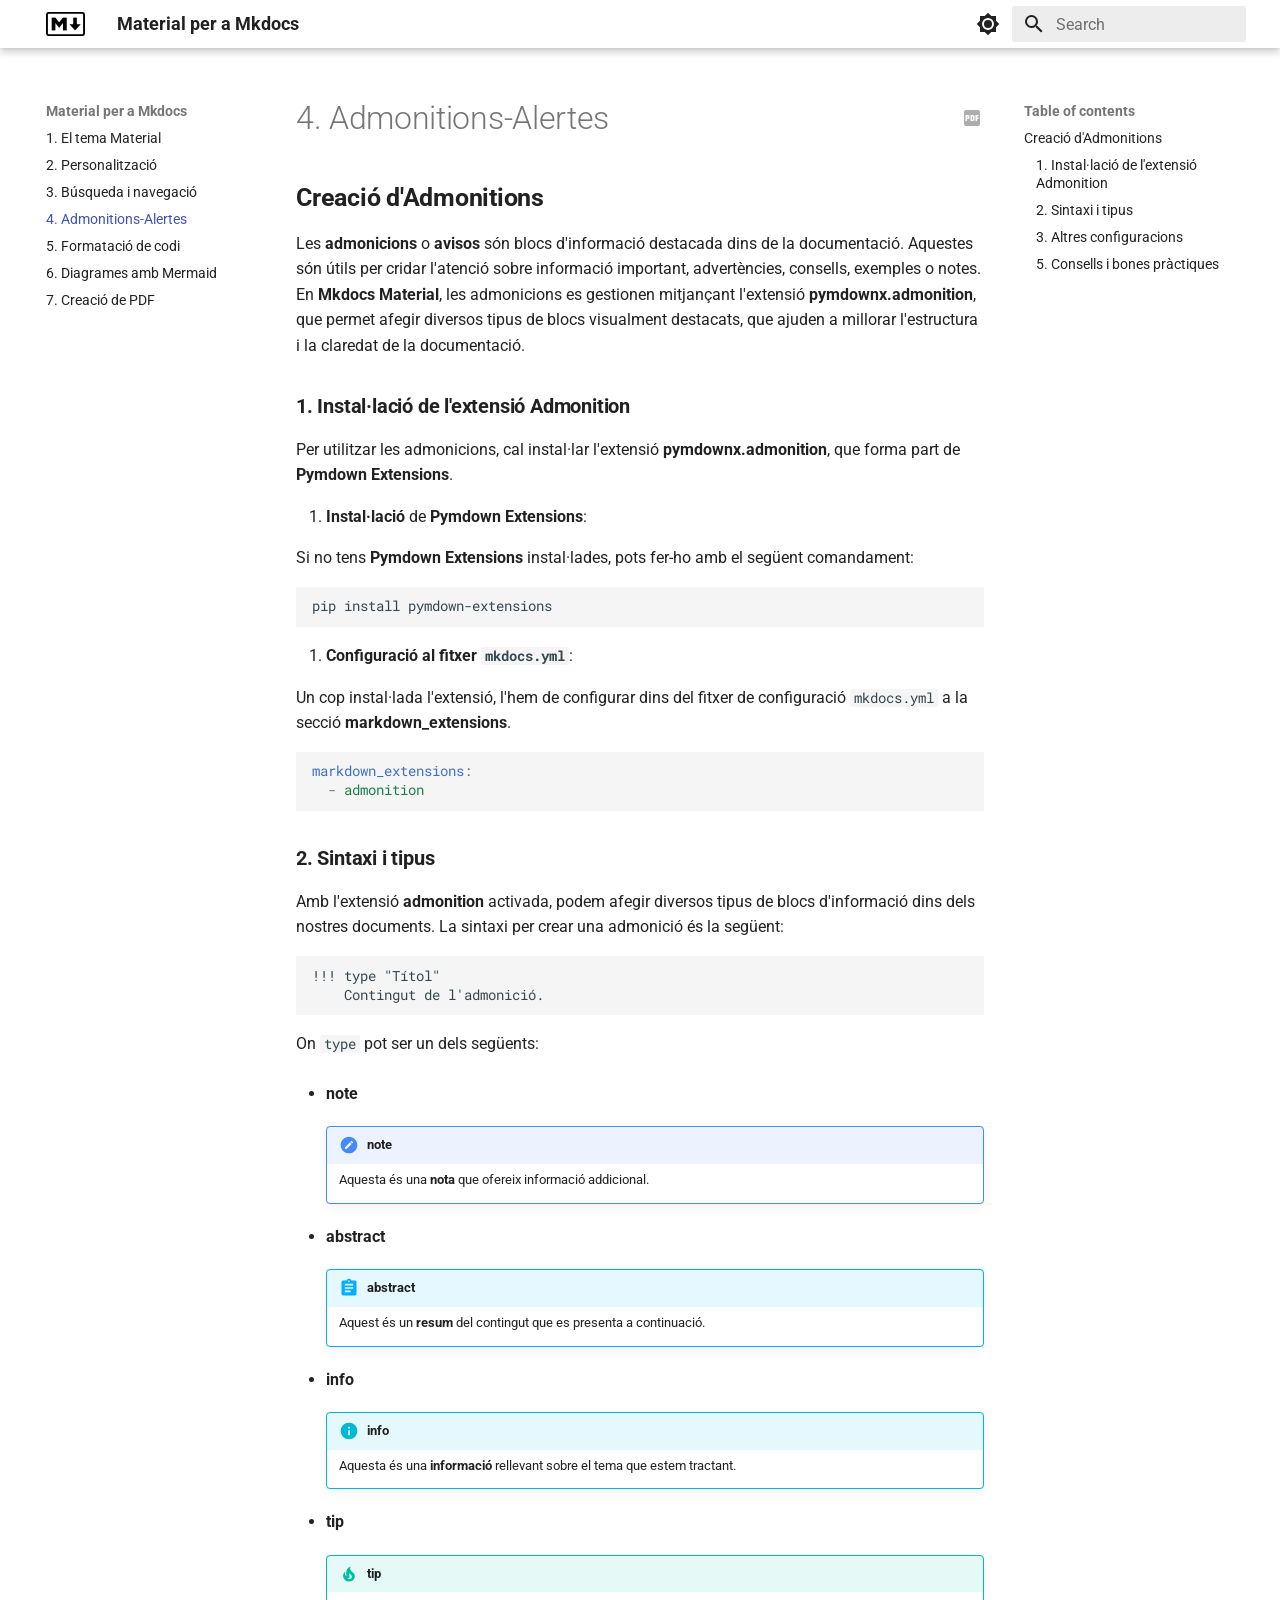
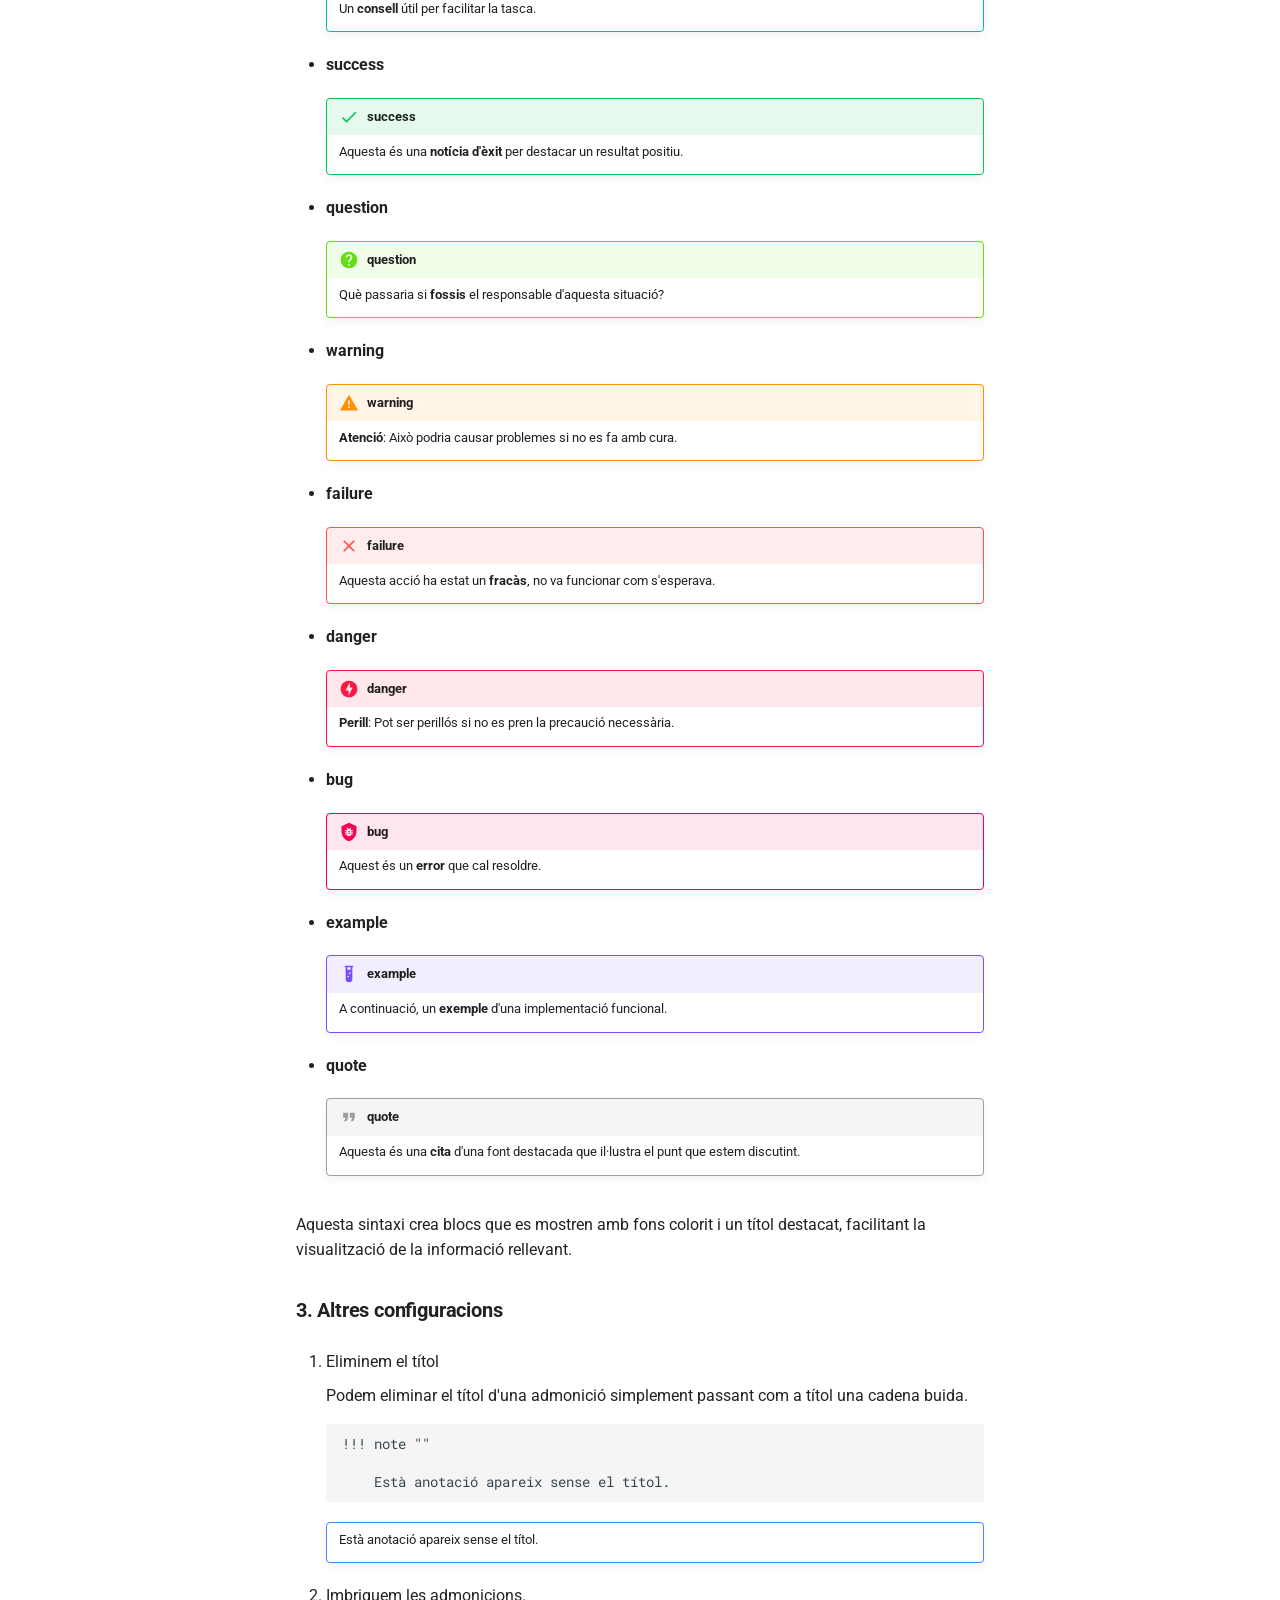
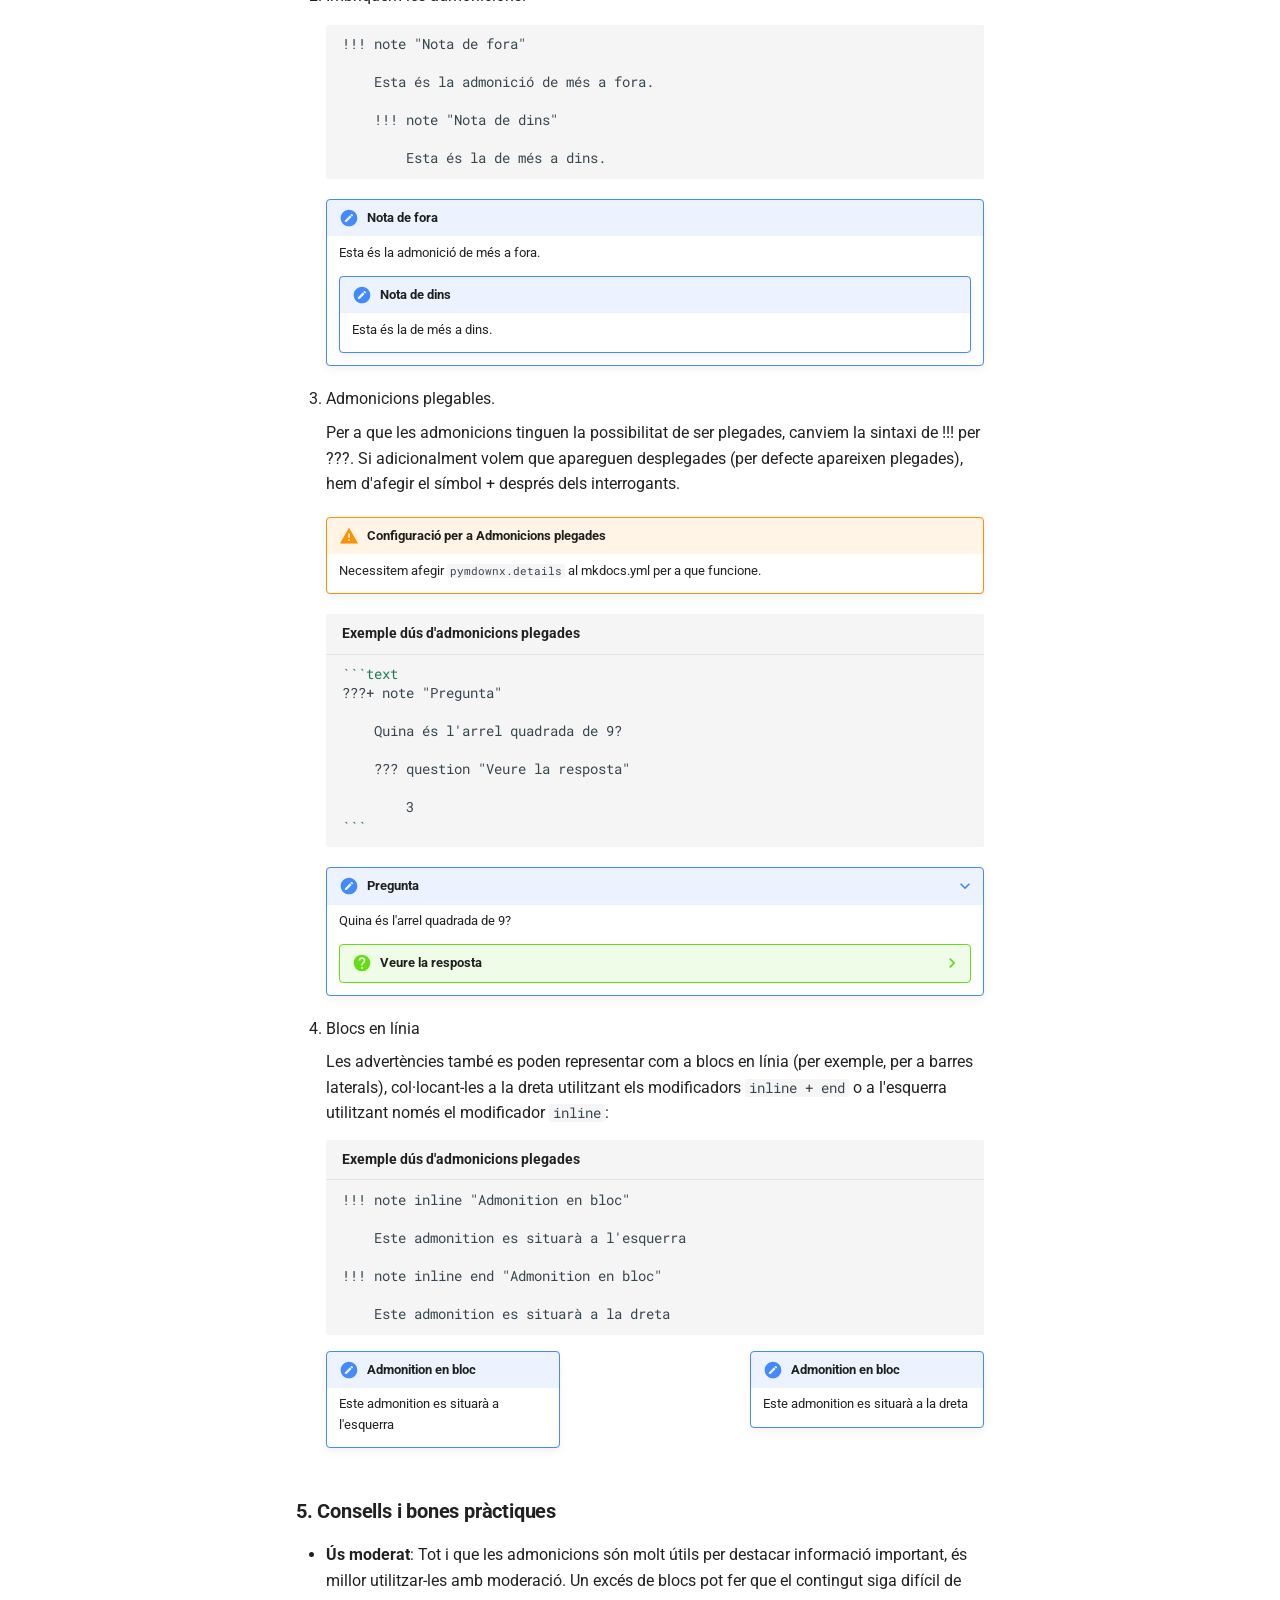
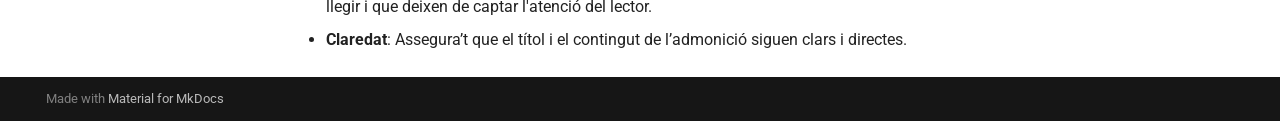
<file: CursMarkdown2025/U4.Material/site/4.admonitions/index.html>
<!doctype html>
<html lang="en" class="no-js">
  <head>
    
      <meta charset="utf-8">
      <meta name="viewport" content="width=device-width,initial-scale=1">
      
      
      
      
        <link rel="prev" href="../3.busqueda_navegacio/">
      
      
        <link rel="next" href="../5.formatacio/">
      
      
      <link rel="icon" href="../img/logoMarkdown.png">
      <meta name="generator" content="mkdocs-1.6.1, mkdocs-material-9.5.34">
    
    
      
        <title>4. Admonitions-Alertes - Material per a Mkdocs</title>
      
    
    
      <link rel="stylesheet" href="../assets/stylesheets/main.35f28582.min.css">
      
        
        <link rel="stylesheet" href="../assets/stylesheets/palette.06af60db.min.css">
      
      


    
    
      
    
    
      
        
        
        <link rel="preconnect" href="https://fonts.gstatic.com" crossorigin>
        <link rel="stylesheet" href="https://fonts.googleapis.com/css?family=Roboto:300,300i,400,400i,700,700i%7CRoboto+Mono:400,400i,700,700i&display=fallback">
        <style>:root{--md-text-font:"Roboto";--md-code-font:"Roboto Mono"}</style>
      
    
    
    <script>__md_scope=new URL("..",location),__md_hash=e=>[...e].reduce(((e,_)=>(e<<5)-e+_.charCodeAt(0)),0),__md_get=(e,_=localStorage,t=__md_scope)=>JSON.parse(_.getItem(t.pathname+"."+e)),__md_set=(e,_,t=localStorage,a=__md_scope)=>{try{t.setItem(a.pathname+"."+e,JSON.stringify(_))}catch(e){}}</script>
    
      

    
    
    
  </head>
  
  
    
    
      
    
    
    
    
    <body dir="ltr" data-md-color-scheme="default" data-md-color-primary="white" data-md-color-accent="indigo">
  
    
    <input class="md-toggle" data-md-toggle="drawer" type="checkbox" id="__drawer" autocomplete="off">
    <input class="md-toggle" data-md-toggle="search" type="checkbox" id="__search" autocomplete="off">
    <label class="md-overlay" for="__drawer"></label>
    <div data-md-component="skip">
      
        
        <a href="#creacio-dadmonitions" class="md-skip">
          Skip to content
        </a>
      
    </div>
    <div data-md-component="announce">
      
    </div>
    
    
      

  

<header class="md-header md-header--shadow" data-md-component="header">
  <nav class="md-header__inner md-grid" aria-label="Header">
    <a href=".." title="Material per a Mkdocs" class="md-header__button md-logo" aria-label="Material per a Mkdocs" data-md-component="logo">
      
  <img src="../img/logoMarkdown.png" alt="logo">

    </a>
    <label class="md-header__button md-icon" for="__drawer">
      
      <svg xmlns="http://www.w3.org/2000/svg" viewBox="0 0 24 24"><path d="M3 6h18v2H3zm0 5h18v2H3zm0 5h18v2H3z"/></svg>
    </label>
    <div class="md-header__title" data-md-component="header-title">
      <div class="md-header__ellipsis">
        <div class="md-header__topic">
          <span class="md-ellipsis">
            Material per a Mkdocs
          </span>
        </div>
        <div class="md-header__topic" data-md-component="header-topic">
          <span class="md-ellipsis">
            
              4. Admonitions-Alertes
            
          </span>
        </div>
      </div>
    </div>
    
      
        <form class="md-header__option" data-md-component="palette">
  
    
    
    
    <input class="md-option" data-md-color-media="" data-md-color-scheme="default" data-md-color-primary="white" data-md-color-accent="indigo"  aria-label="Switch to dark mode"  type="radio" name="__palette" id="__palette_0">
    
      <label class="md-header__button md-icon" title="Switch to dark mode" for="__palette_1" hidden>
        <svg xmlns="http://www.w3.org/2000/svg" viewBox="0 0 24 24"><path d="M12 8a4 4 0 0 0-4 4 4 4 0 0 0 4 4 4 4 0 0 0 4-4 4 4 0 0 0-4-4m0 10a6 6 0 0 1-6-6 6 6 0 0 1 6-6 6 6 0 0 1 6 6 6 6 0 0 1-6 6m8-9.31V4h-4.69L12 .69 8.69 4H4v4.69L.69 12 4 15.31V20h4.69L12 23.31 15.31 20H20v-4.69L23.31 12z"/></svg>
      </label>
    
  
    
    
    
    <input class="md-option" data-md-color-media="" data-md-color-scheme="slate" data-md-color-primary="grey" data-md-color-accent="indigo"  aria-label="Switch to light mode"  type="radio" name="__palette" id="__palette_1">
    
      <label class="md-header__button md-icon" title="Switch to light mode" for="__palette_0" hidden>
        <svg xmlns="http://www.w3.org/2000/svg" viewBox="0 0 24 24"><path d="M12 18c-.89 0-1.74-.2-2.5-.55C11.56 16.5 13 14.42 13 12s-1.44-4.5-3.5-5.45C10.26 6.2 11.11 6 12 6a6 6 0 0 1 6 6 6 6 0 0 1-6 6m8-9.31V4h-4.69L12 .69 8.69 4H4v4.69L.69 12 4 15.31V20h4.69L12 23.31 15.31 20H20v-4.69L23.31 12z"/></svg>
      </label>
    
  
</form>
      
    
    
      <script>var palette=__md_get("__palette");if(palette&&palette.color){if("(prefers-color-scheme)"===palette.color.media){var media=matchMedia("(prefers-color-scheme: light)"),input=document.querySelector(media.matches?"[data-md-color-media='(prefers-color-scheme: light)']":"[data-md-color-media='(prefers-color-scheme: dark)']");palette.color.media=input.getAttribute("data-md-color-media"),palette.color.scheme=input.getAttribute("data-md-color-scheme"),palette.color.primary=input.getAttribute("data-md-color-primary"),palette.color.accent=input.getAttribute("data-md-color-accent")}for(var[key,value]of Object.entries(palette.color))document.body.setAttribute("data-md-color-"+key,value)}</script>
    
    
    
      <label class="md-header__button md-icon" for="__search">
        
        <svg xmlns="http://www.w3.org/2000/svg" viewBox="0 0 24 24"><path d="M9.5 3A6.5 6.5 0 0 1 16 9.5c0 1.61-.59 3.09-1.56 4.23l.27.27h.79l5 5-1.5 1.5-5-5v-.79l-.27-.27A6.52 6.52 0 0 1 9.5 16 6.5 6.5 0 0 1 3 9.5 6.5 6.5 0 0 1 9.5 3m0 2C7 5 5 7 5 9.5S7 14 9.5 14 14 12 14 9.5 12 5 9.5 5"/></svg>
      </label>
      <div class="md-search" data-md-component="search" role="dialog">
  <label class="md-search__overlay" for="__search"></label>
  <div class="md-search__inner" role="search">
    <form class="md-search__form" name="search">
      <input type="text" class="md-search__input" name="query" aria-label="Search" placeholder="Search" autocapitalize="off" autocorrect="off" autocomplete="off" spellcheck="false" data-md-component="search-query" required>
      <label class="md-search__icon md-icon" for="__search">
        
        <svg xmlns="http://www.w3.org/2000/svg" viewBox="0 0 24 24"><path d="M9.5 3A6.5 6.5 0 0 1 16 9.5c0 1.61-.59 3.09-1.56 4.23l.27.27h.79l5 5-1.5 1.5-5-5v-.79l-.27-.27A6.52 6.52 0 0 1 9.5 16 6.5 6.5 0 0 1 3 9.5 6.5 6.5 0 0 1 9.5 3m0 2C7 5 5 7 5 9.5S7 14 9.5 14 14 12 14 9.5 12 5 9.5 5"/></svg>
        
        <svg xmlns="http://www.w3.org/2000/svg" viewBox="0 0 24 24"><path d="M20 11v2H8l5.5 5.5-1.42 1.42L4.16 12l7.92-7.92L13.5 5.5 8 11z"/></svg>
      </label>
      <nav class="md-search__options" aria-label="Search">
        
        <button type="reset" class="md-search__icon md-icon" title="Clear" aria-label="Clear" tabindex="-1">
          
          <svg xmlns="http://www.w3.org/2000/svg" viewBox="0 0 24 24"><path d="M19 6.41 17.59 5 12 10.59 6.41 5 5 6.41 10.59 12 5 17.59 6.41 19 12 13.41 17.59 19 19 17.59 13.41 12z"/></svg>
        </button>
      </nav>
      
    </form>
    <div class="md-search__output">
      <div class="md-search__scrollwrap" tabindex="0" data-md-scrollfix>
        <div class="md-search-result" data-md-component="search-result">
          <div class="md-search-result__meta">
            Initializing search
          </div>
          <ol class="md-search-result__list" role="presentation"></ol>
        </div>
      </div>
    </div>
  </div>
</div>
    
    
  </nav>
  
</header>
    
    <div class="md-container" data-md-component="container">
      
      
        
          
        
      
      <main class="md-main" data-md-component="main">
        <div class="md-main__inner md-grid">
          
            
              
              <div class="md-sidebar md-sidebar--primary" data-md-component="sidebar" data-md-type="navigation" >
                <div class="md-sidebar__scrollwrap">
                  <div class="md-sidebar__inner">
                    



<nav class="md-nav md-nav--primary" aria-label="Navigation" data-md-level="0">
  <label class="md-nav__title" for="__drawer">
    <a href=".." title="Material per a Mkdocs" class="md-nav__button md-logo" aria-label="Material per a Mkdocs" data-md-component="logo">
      
  <img src="../img/logoMarkdown.png" alt="logo">

    </a>
    Material per a Mkdocs
  </label>
  
  <ul class="md-nav__list" data-md-scrollfix>
    
      
      
  
  
  
  
    <li class="md-nav__item">
      <a href=".." class="md-nav__link">
        
  
  <span class="md-ellipsis">
    1. El tema Material
  </span>
  

      </a>
    </li>
  

    
      
      
  
  
  
  
    <li class="md-nav__item">
      <a href="../2.personalitzacio/" class="md-nav__link">
        
  
  <span class="md-ellipsis">
    2. Personalització
  </span>
  

      </a>
    </li>
  

    
      
      
  
  
  
  
    <li class="md-nav__item">
      <a href="../3.busqueda_navegacio/" class="md-nav__link">
        
  
  <span class="md-ellipsis">
    3. Búsqueda i navegació
  </span>
  

      </a>
    </li>
  

    
      
      
  
  
    
  
  
  
    <li class="md-nav__item md-nav__item--active">
      
      <input class="md-nav__toggle md-toggle" type="checkbox" id="__toc">
      
      
      
        <label class="md-nav__link md-nav__link--active" for="__toc">
          
  
  <span class="md-ellipsis">
    4. Admonitions-Alertes
  </span>
  

          <span class="md-nav__icon md-icon"></span>
        </label>
      
      <a href="./" class="md-nav__link md-nav__link--active">
        
  
  <span class="md-ellipsis">
    4. Admonitions-Alertes
  </span>
  

      </a>
      
        

<nav class="md-nav md-nav--secondary" aria-label="Table of contents">
  
  
  
  
    <label class="md-nav__title" for="__toc">
      <span class="md-nav__icon md-icon"></span>
      Table of contents
    </label>
    <ul class="md-nav__list" data-md-component="toc" data-md-scrollfix>
      
        <li class="md-nav__item">
  <a href="#creacio-dadmonitions" class="md-nav__link">
    <span class="md-ellipsis">
      Creació d'Admonitions
    </span>
  </a>
  
    <nav class="md-nav" aria-label="Creació d'Admonitions">
      <ul class="md-nav__list">
        
          <li class="md-nav__item">
  <a href="#1-installacio-de-lextensio-admonition" class="md-nav__link">
    <span class="md-ellipsis">
      1. Instal·lació de l'extensió Admonition
    </span>
  </a>
  
</li>
        
          <li class="md-nav__item">
  <a href="#2-sintaxi-i-tipus" class="md-nav__link">
    <span class="md-ellipsis">
      2. Sintaxi i tipus
    </span>
  </a>
  
</li>
        
          <li class="md-nav__item">
  <a href="#3-altres-configuracions" class="md-nav__link">
    <span class="md-ellipsis">
      3. Altres configuracions
    </span>
  </a>
  
</li>
        
          <li class="md-nav__item">
  <a href="#5-consells-i-bones-practiques" class="md-nav__link">
    <span class="md-ellipsis">
      5. Consells i bones pràctiques
    </span>
  </a>
  
</li>
        
      </ul>
    </nav>
  
</li>
      
    </ul>
  
</nav>
      
    </li>
  

    
      
      
  
  
  
  
    <li class="md-nav__item">
      <a href="../5.formatacio/" class="md-nav__link">
        
  
  <span class="md-ellipsis">
    5. Formatació de codi
  </span>
  

      </a>
    </li>
  

    
      
      
  
  
  
  
    <li class="md-nav__item">
      <a href="../6.mermaid/" class="md-nav__link">
        
  
  <span class="md-ellipsis">
    6. Diagrames amb Mermaid
  </span>
  

      </a>
    </li>
  

    
      
      
  
  
  
  
    <li class="md-nav__item">
      <a href="../7.pdf/" class="md-nav__link">
        
  
  <span class="md-ellipsis">
    7. Creació de PDF
  </span>
  

      </a>
    </li>
  

    
  </ul>
</nav>
                  </div>
                </div>
              </div>
            
            
              
              <div class="md-sidebar md-sidebar--secondary" data-md-component="sidebar" data-md-type="toc" >
                <div class="md-sidebar__scrollwrap">
                  <div class="md-sidebar__inner">
                    

<nav class="md-nav md-nav--secondary" aria-label="Table of contents">
  
  
  
  
    <label class="md-nav__title" for="__toc">
      <span class="md-nav__icon md-icon"></span>
      Table of contents
    </label>
    <ul class="md-nav__list" data-md-component="toc" data-md-scrollfix>
      
        <li class="md-nav__item">
  <a href="#creacio-dadmonitions" class="md-nav__link">
    <span class="md-ellipsis">
      Creació d'Admonitions
    </span>
  </a>
  
    <nav class="md-nav" aria-label="Creació d'Admonitions">
      <ul class="md-nav__list">
        
          <li class="md-nav__item">
  <a href="#1-installacio-de-lextensio-admonition" class="md-nav__link">
    <span class="md-ellipsis">
      1. Instal·lació de l'extensió Admonition
    </span>
  </a>
  
</li>
        
          <li class="md-nav__item">
  <a href="#2-sintaxi-i-tipus" class="md-nav__link">
    <span class="md-ellipsis">
      2. Sintaxi i tipus
    </span>
  </a>
  
</li>
        
          <li class="md-nav__item">
  <a href="#3-altres-configuracions" class="md-nav__link">
    <span class="md-ellipsis">
      3. Altres configuracions
    </span>
  </a>
  
</li>
        
          <li class="md-nav__item">
  <a href="#5-consells-i-bones-practiques" class="md-nav__link">
    <span class="md-ellipsis">
      5. Consells i bones pràctiques
    </span>
  </a>
  
</li>
        
      </ul>
    </nav>
  
</li>
      
    </ul>
  
</nav>
                  </div>
                </div>
              </div>
            
          
          
            <div class="md-content" data-md-component="content">
              <article class="md-content__inner md-typeset"><a class="md-content__button md-icon" download href="4.admonitions.pdf" title="PDF"><svg xmlns="http://www.w3.org/2000/svg" viewBox="0 0 24 24"><path d="M12 10.5h1v3h-1v-3m-5 1h1v-1H7v1M20 6v12a2 2 0 0 1-2 2H6a2 2 0 0 1-2-2V6a2 2 0 0 1 2-2h12a2 2 0 0 1 2 2M9.5 10.5A1.5 1.5 0 0 0 8 9H5.5v6H7v-2h1a1.5 1.5 0 0 0 1.5-1.5v-1m5 0A1.5 1.5 0 0 0 13 9h-2.5v6H13a1.5 1.5 0 0 0 1.5-1.5v-3m4-1.5h-3v6H17v-2h1.5v-1.5H17v-1h1.5V9z"></path></svg></a>
                
                  


  <h1>4. Admonitions-Alertes</h1>

<h2 id="creacio-dadmonitions"><strong>Creació d'Admonitions</strong></h2>
<p>Les <strong>admonicions</strong> o <strong>avisos</strong> són blocs d'informació destacada dins de la documentació. Aquestes són útils per cridar l'atenció sobre informació important, advertències, consells, exemples o notes. En <strong>Mkdocs Material</strong>, les admonicions es gestionen mitjançant l'extensió <strong>pymdownx.admonition</strong>, que permet afegir diversos tipus de blocs visualment destacats, que ajuden a millorar l'estructura i la claredat de la documentació.</p>
<h3 id="1-installacio-de-lextensio-admonition"><strong>1. Instal·lació de l'extensió Admonition</strong></h3>
<p>Per utilitzar les admonicions, cal instal·lar l'extensió <strong>pymdownx.admonition</strong>, que forma part de <strong>Pymdown Extensions</strong>.</p>
<ol>
<li><strong>Instal·lació</strong> de <strong>Pymdown Extensions</strong>:</li>
</ol>
<p>Si no tens <strong>Pymdown Extensions</strong> instal·lades, pots fer-ho amb el següent comandament:</p>
<div class="highlight"><pre><span></span><code>pip<span class="w"> </span>install<span class="w"> </span>pymdown-extensions
</code></pre></div>
<ol>
<li><strong>Configuració al fitxer <code>mkdocs.yml</code></strong>:</li>
</ol>
<p>Un cop instal·lada l'extensió, l'hem de configurar dins del fitxer de configuració <code>mkdocs.yml</code> a la secció <strong>markdown_extensions</strong>.</p>
<div class="highlight"><pre><span></span><code><span class="nt">markdown_extensions</span><span class="p">:</span>
<span class="w">  </span><span class="p p-Indicator">-</span><span class="w"> </span><span class="l l-Scalar l-Scalar-Plain">admonition</span>
</code></pre></div>
<h3 id="2-sintaxi-i-tipus"><strong>2. Sintaxi i tipus</strong></h3>
<p>Amb l'extensió <strong>admonition</strong> activada, podem afegir diversos tipus de blocs d'informació dins dels nostres documents. La sintaxi per crear una admonició és la següent:</p>
<div class="highlight"><pre><span></span><code>!!! type &quot;Títol&quot;
    Contingut de l&#39;admonició.
</code></pre></div>
<p>On <code>type</code> pot ser un dels següents:</p>
<ul>
<li>
<p><strong>note</strong></p>
<div class="admonition note">
<p class="admonition-title">note</p>
<p>Aquesta és una <strong>nota</strong> que ofereix informació addicional.</p>
</div>
</li>
<li>
<p><strong>abstract</strong></p>
<div class="admonition abstract">
<p class="admonition-title">abstract</p>
<p>Aquest és un <strong>resum</strong> del contingut que es presenta a continuació.</p>
</div>
</li>
<li>
<p><strong>info</strong></p>
<div class="admonition info">
<p class="admonition-title">info</p>
<p>Aquesta és una <strong>informació</strong> rellevant sobre el tema que estem tractant.</p>
</div>
</li>
<li>
<p><strong>tip</strong></p>
<div class="admonition tip">
<p class="admonition-title">tip</p>
<p>Un <strong>consell</strong> útil per facilitar la tasca.</p>
</div>
</li>
<li>
<p><strong>success</strong></p>
<div class="admonition success">
<p class="admonition-title">success</p>
<p>Aquesta és una <strong>notícia d'èxit</strong> per destacar un resultat positiu.</p>
</div>
</li>
<li>
<p><strong>question</strong></p>
<div class="admonition question">
<p class="admonition-title">question</p>
<p>Què passaria si <strong>fossis</strong> el responsable d'aquesta situació?</p>
</div>
</li>
<li>
<p><strong>warning</strong></p>
<div class="admonition warning">
<p class="admonition-title">warning</p>
<p><strong>Atenció</strong>: Això podria causar problemes si no es fa amb cura.</p>
</div>
</li>
<li>
<p><strong>failure</strong></p>
<div class="admonition failure">
<p class="admonition-title">failure</p>
<p>Aquesta acció ha estat un <strong>fracàs</strong>, no va funcionar com s'esperava.</p>
</div>
</li>
<li>
<p><strong>danger</strong></p>
<div class="admonition danger">
<p class="admonition-title">danger</p>
<p><strong>Perill</strong>: Pot ser perillós si no es pren la precaució necessària.</p>
</div>
</li>
<li>
<p><strong>bug</strong></p>
<div class="admonition bug">
<p class="admonition-title">bug</p>
<p>Aquest és un <strong>error</strong> que cal resoldre.</p>
</div>
</li>
<li>
<p><strong>example</strong></p>
<div class="admonition example">
<p class="admonition-title">example</p>
<p>A continuació, un <strong>exemple</strong> d'una implementació funcional.</p>
</div>
</li>
<li>
<p><strong>quote</strong></p>
<div class="admonition quote">
<p class="admonition-title">quote</p>
<p>Aquesta és una <strong>cita</strong> d'una font destacada que il·lustra el punt que estem discutint.</p>
</div>
</li>
</ul>
<p>Aquesta sintaxi crea blocs que es mostren amb fons colorit i un títol destacat, facilitant la visualització de la informació rellevant.</p>
<h3 id="3-altres-configuracions"><strong>3. Altres configuracions</strong></h3>
<ol>
<li>
<p>Eliminem el títol</p>
<p>Podem eliminar el títol d'una admonició simplement passant com a títol una cadena buida.</p>
<div class="highlight"><pre><span></span><code>!!! note &quot;&quot;

    Està anotació apareix sense el títol.
</code></pre></div>
<div class="admonition note">
<p>Està anotació apareix sense el títol.</p>
</div>
</li>
<li>
<p>Imbriquem les admonicions.</p>
<div class="highlight"><pre><span></span><code>!!! note &quot;Nota de fora&quot;

    Esta és la admonició de més a fora.

    !!! note &quot;Nota de dins&quot;

        Esta és la de més a dins.
</code></pre></div>
<div class="admonition note">
<p class="admonition-title">Nota de fora</p>
<p>Esta és la admonició de més a fora.</p>
<div class="admonition note">
<p class="admonition-title">Nota de dins</p>
<p>Esta és la de més a dins.</p>
</div>
</div>
</li>
<li>
<p>Admonicions plegables.</p>
<p>Per a que les admonicions tinguen la possibilitat de ser plegades, canviem la sintaxi de !!! per ???. Si adicionalment volem que apareguen desplegades (per defecte apareixen plegades), hem d'afegir el símbol + després dels interrogants.</p>
<div class="admonition warning">
<p class="admonition-title">Configuració per a Admonicions plegades</p>
<p>Necessitem afegir <code>pymdownx.details</code> al mkdocs.yml per a que funcione.</p>
</div>
<div class="highlight"><span class="filename">Exemple dús d'admonicions plegades</span><pre><span></span><code><span class="sb">```text</span>
???+ note &quot;Pregunta&quot;

    Quina és l&#39;arrel quadrada de 9?

    ??? question &quot;Veure la resposta&quot;

        3
<span class="sb">```</span>
</code></pre></div>
<details class="note" open="open">
<summary>Pregunta</summary>
<p>Quina és l'arrel quadrada de 9?</p>
<details class="question">
<summary>Veure la resposta</summary>
<p>3</p>
</details>
</details>
</li>
<li>
<p>Blocs en línia</p>
<p>Les advertències també es poden representar com a blocs en línia (per exemple, per a barres laterals), col·locant-les a la dreta utilitzant els modificadors <code>inline + end</code> o a l'esquerra utilitzant només el modificador <code>inline</code>:</p>
<div class="highlight"><span class="filename">Exemple dús d'admonicions plegades</span><pre><span></span><code>!!! note inline &quot;Admonition en bloc&quot;

    Este admonition es situarà a l&#39;esquerra

!!! note inline end &quot;Admonition en bloc&quot;

    Este admonition es situarà a la dreta
</code></pre></div>
<div class="admonition note inline">
<p class="admonition-title">Admonition en bloc</p>
<p>Este admonition es situarà a l'esquerra</p>
</div>
<div class="admonition note inline end">
<p class="admonition-title">Admonition en bloc</p>
<p>Este admonition es situarà a la dreta</p>
</div>
</li>
</ol>
<h3 id="5-consells-i-bones-practiques"><strong>5. Consells i bones pràctiques</strong></h3>
<ul>
<li><strong>Ús moderat</strong>: Tot i que les admonicions són molt útils per destacar informació important, és millor utilitzar-les amb moderació. Un excés de blocs pot fer que el contingut siga difícil de llegir i que deixen de captar l'atenció del lector.</li>
<li><strong>Claredat</strong>: Assegura’t que el títol i el contingut de l’admonició siguen clars i directes.</li>
</ul>












                
              </article>
            </div>
          
          
<script>var target=document.getElementById(location.hash.slice(1));target&&target.name&&(target.checked=target.name.startsWith("__tabbed_"))</script>
        </div>
        
      </main>
      
        <footer class="md-footer">
  
  <div class="md-footer-meta md-typeset">
    <div class="md-footer-meta__inner md-grid">
      <div class="md-copyright">
  
  
    Made with
    <a href="https://squidfunk.github.io/mkdocs-material/" target="_blank" rel="noopener">
      Material for MkDocs
    </a>
  
</div>
      
    </div>
  </div>
</footer>
      
    </div>
    <div class="md-dialog" data-md-component="dialog">
      <div class="md-dialog__inner md-typeset"></div>
    </div>
    
    
    <script id="__config" type="application/json">{"base": "..", "features": ["content.code.annotate"], "search": "../assets/javascripts/workers/search.07f07601.min.js", "translations": {"clipboard.copied": "Copied to clipboard", "clipboard.copy": "Copy to clipboard", "search.result.more.one": "1 more on this page", "search.result.more.other": "# more on this page", "search.result.none": "No matching documents", "search.result.one": "1 matching document", "search.result.other": "# matching documents", "search.result.placeholder": "Type to start searching", "search.result.term.missing": "Missing", "select.version": "Select version"}}</script>
    
    
      <script src="../assets/javascripts/bundle.56dfad97.min.js"></script>
      
    
  </body>
</html>
</file>
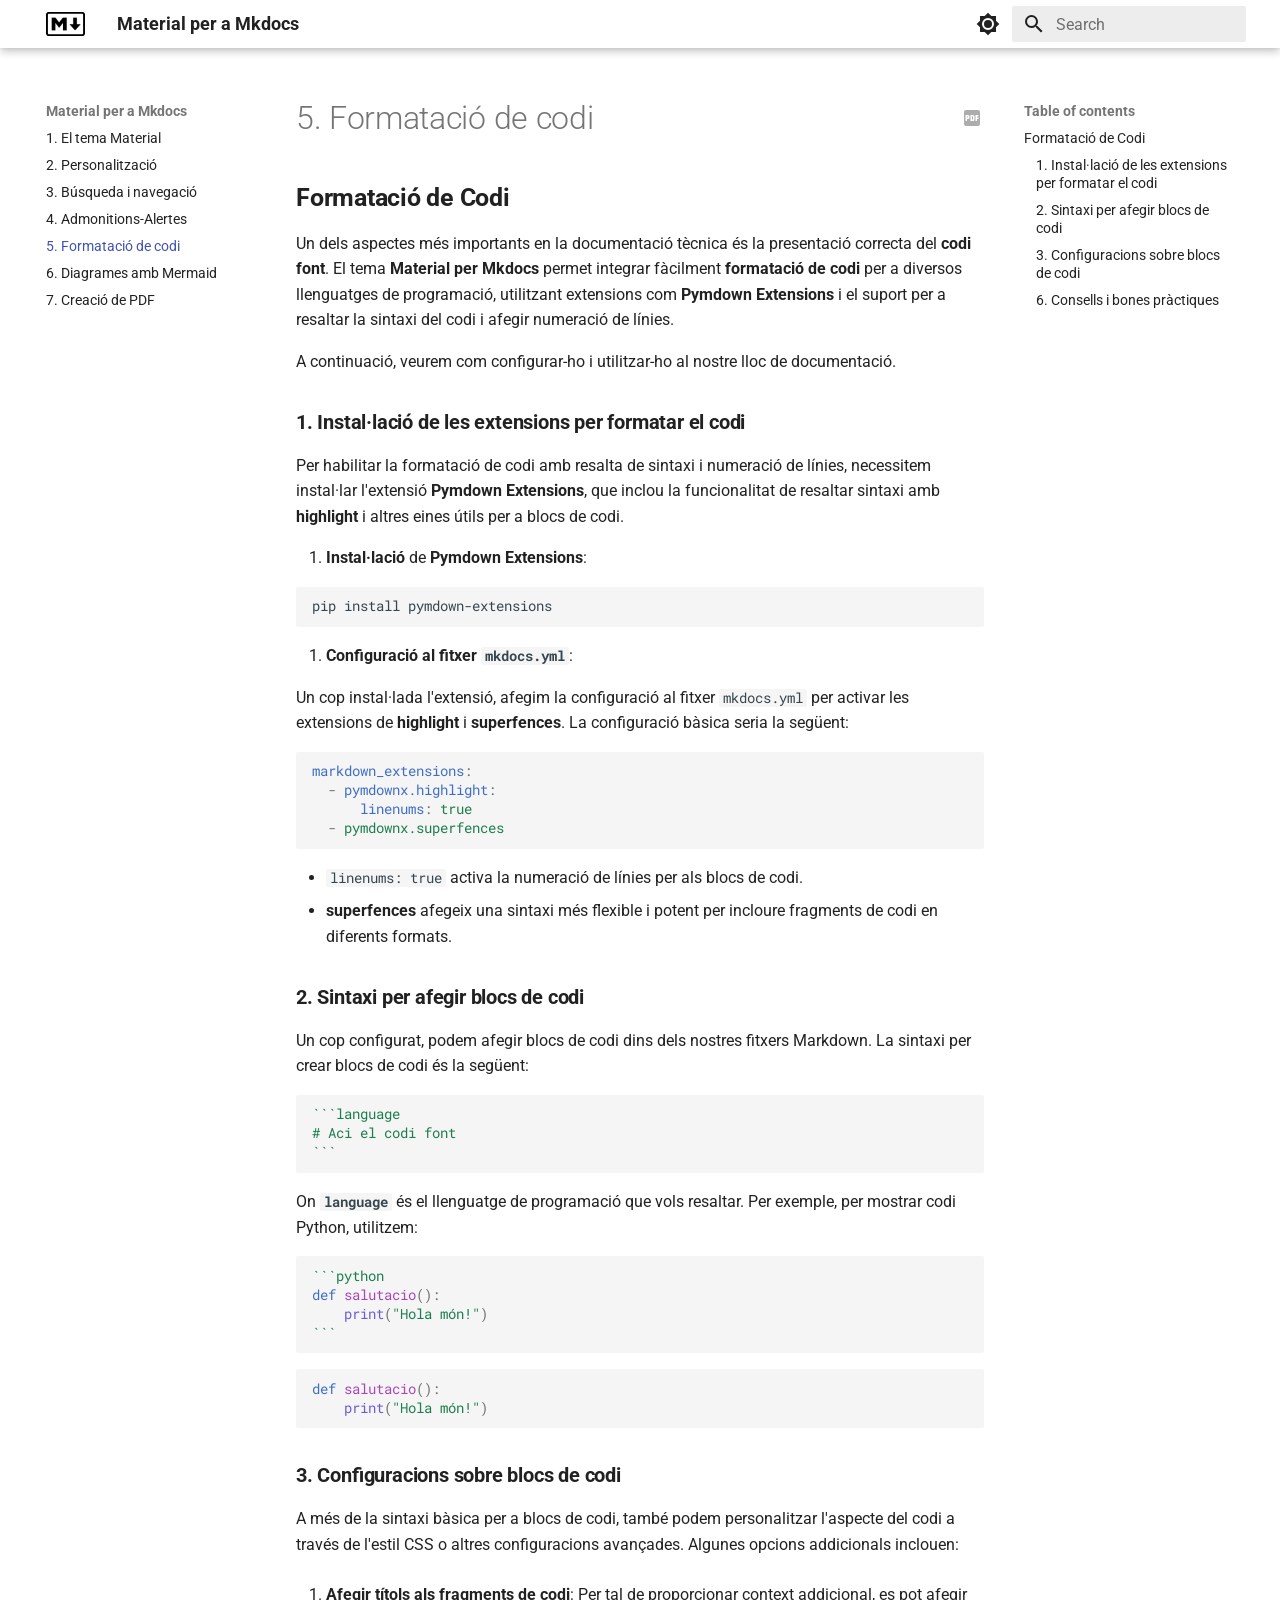
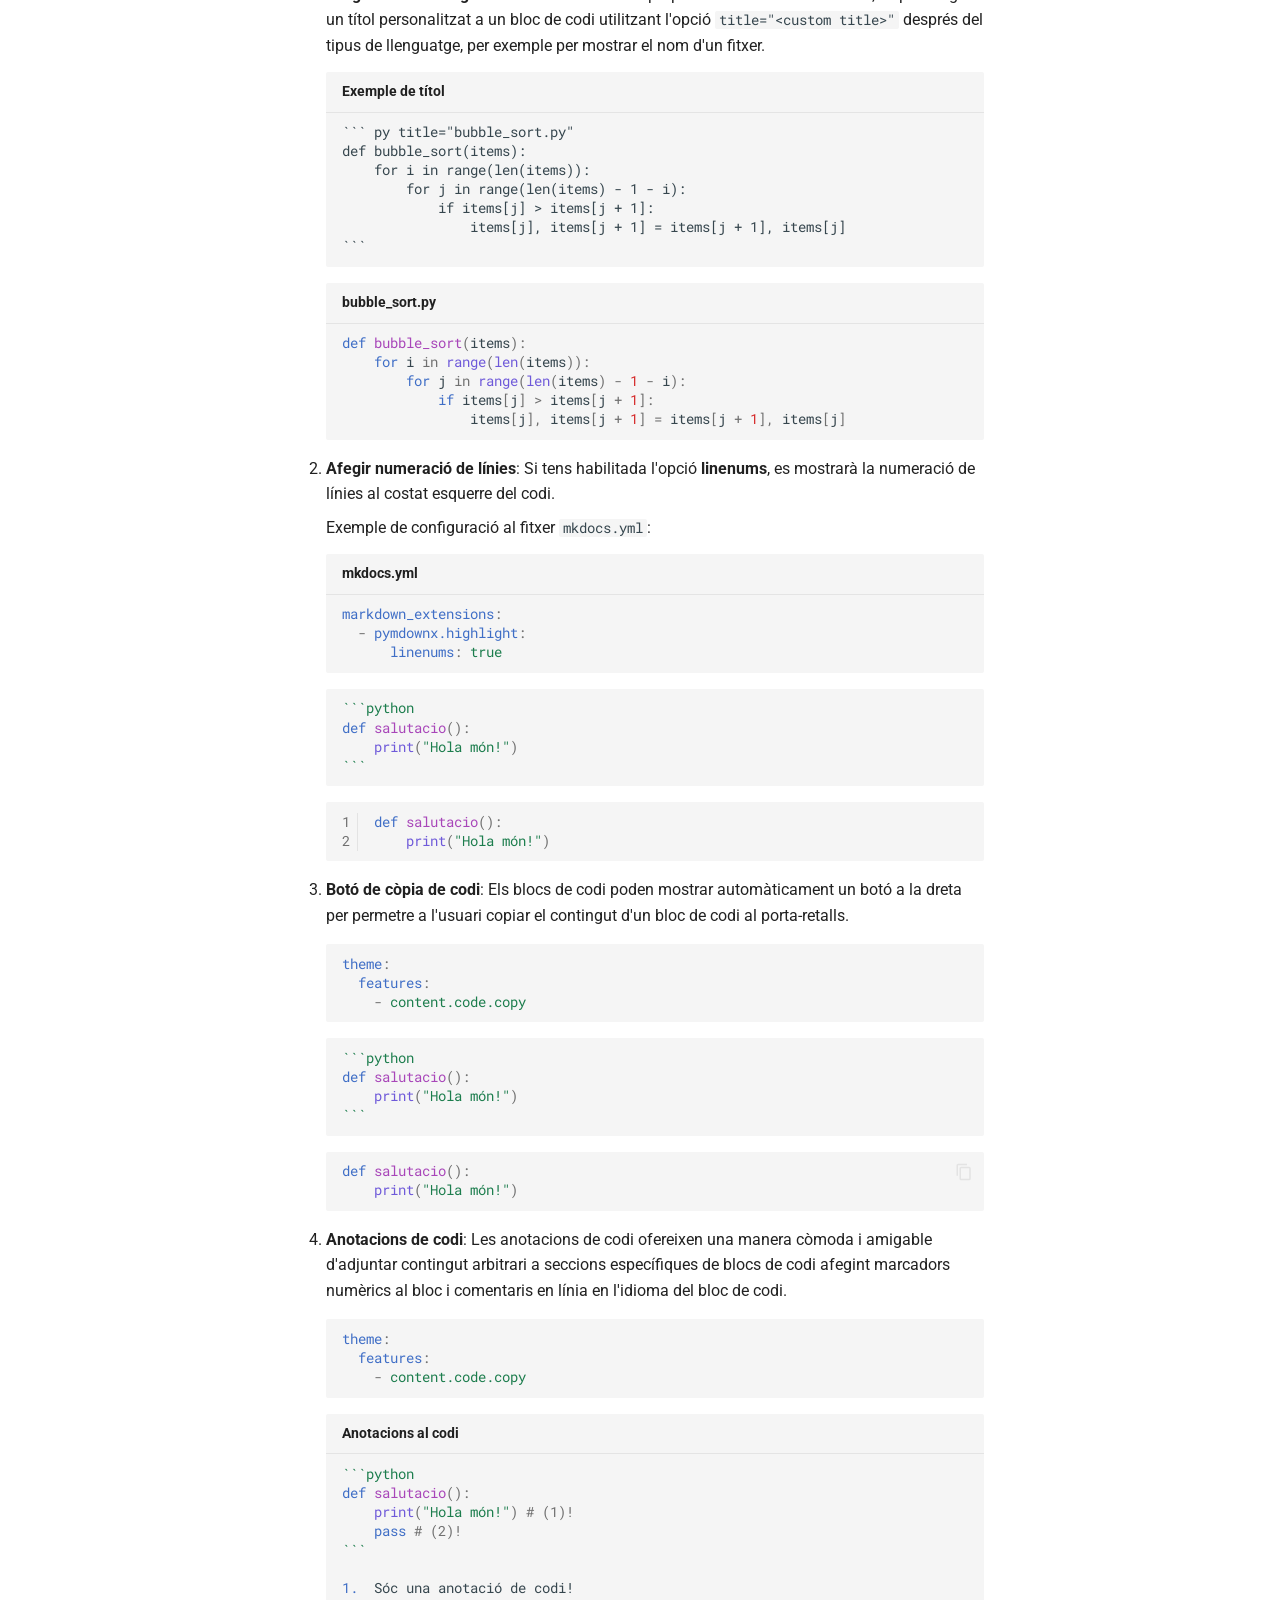
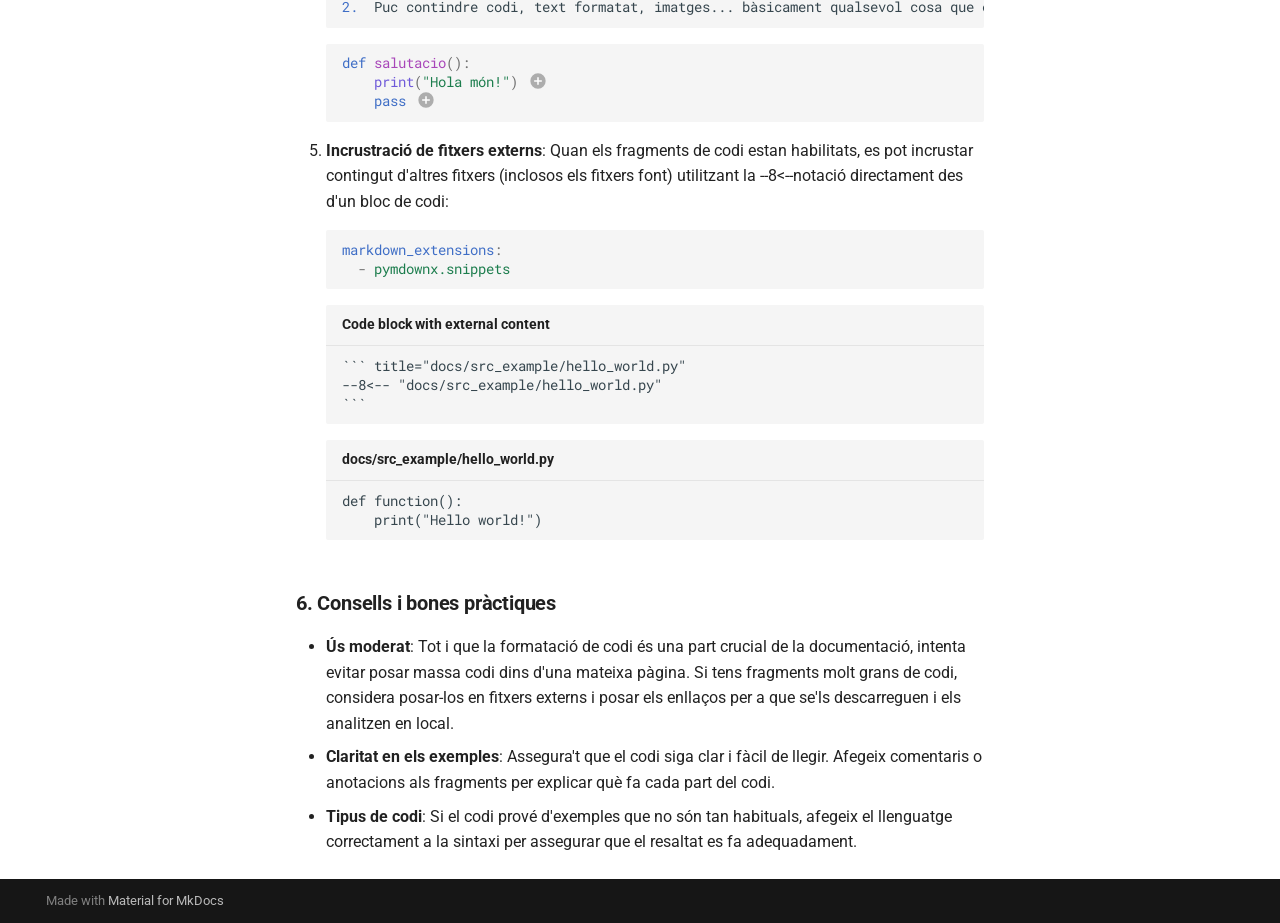
<file: CursMarkdown2025/U4.Material/site/5.formatacio/index.html>
<!doctype html>
<html lang="en" class="no-js">
  <head>
    
      <meta charset="utf-8">
      <meta name="viewport" content="width=device-width,initial-scale=1">
      
      
      
      
        <link rel="prev" href="../4.admonitions/">
      
      
        <link rel="next" href="../6.mermaid/">
      
      
      <link rel="icon" href="../img/logoMarkdown.png">
      <meta name="generator" content="mkdocs-1.6.1, mkdocs-material-9.5.34">
    
    
      
        <title>5. Formatació de codi - Material per a Mkdocs</title>
      
    
    
      <link rel="stylesheet" href="../assets/stylesheets/main.35f28582.min.css">
      
        
        <link rel="stylesheet" href="../assets/stylesheets/palette.06af60db.min.css">
      
      


    
    
      
    
    
      
        
        
        <link rel="preconnect" href="https://fonts.gstatic.com" crossorigin>
        <link rel="stylesheet" href="https://fonts.googleapis.com/css?family=Roboto:300,300i,400,400i,700,700i%7CRoboto+Mono:400,400i,700,700i&display=fallback">
        <style>:root{--md-text-font:"Roboto";--md-code-font:"Roboto Mono"}</style>
      
    
    
    <script>__md_scope=new URL("..",location),__md_hash=e=>[...e].reduce(((e,_)=>(e<<5)-e+_.charCodeAt(0)),0),__md_get=(e,_=localStorage,t=__md_scope)=>JSON.parse(_.getItem(t.pathname+"."+e)),__md_set=(e,_,t=localStorage,a=__md_scope)=>{try{t.setItem(a.pathname+"."+e,JSON.stringify(_))}catch(e){}}</script>
    
      

    
    
    
  </head>
  
  
    
    
      
    
    
    
    
    <body dir="ltr" data-md-color-scheme="default" data-md-color-primary="white" data-md-color-accent="indigo">
  
    
    <input class="md-toggle" data-md-toggle="drawer" type="checkbox" id="__drawer" autocomplete="off">
    <input class="md-toggle" data-md-toggle="search" type="checkbox" id="__search" autocomplete="off">
    <label class="md-overlay" for="__drawer"></label>
    <div data-md-component="skip">
      
        
        <a href="#formatacio-de-codi" class="md-skip">
          Skip to content
        </a>
      
    </div>
    <div data-md-component="announce">
      
    </div>
    
    
      

  

<header class="md-header md-header--shadow" data-md-component="header">
  <nav class="md-header__inner md-grid" aria-label="Header">
    <a href=".." title="Material per a Mkdocs" class="md-header__button md-logo" aria-label="Material per a Mkdocs" data-md-component="logo">
      
  <img src="../img/logoMarkdown.png" alt="logo">

    </a>
    <label class="md-header__button md-icon" for="__drawer">
      
      <svg xmlns="http://www.w3.org/2000/svg" viewBox="0 0 24 24"><path d="M3 6h18v2H3zm0 5h18v2H3zm0 5h18v2H3z"/></svg>
    </label>
    <div class="md-header__title" data-md-component="header-title">
      <div class="md-header__ellipsis">
        <div class="md-header__topic">
          <span class="md-ellipsis">
            Material per a Mkdocs
          </span>
        </div>
        <div class="md-header__topic" data-md-component="header-topic">
          <span class="md-ellipsis">
            
              5. Formatació de codi
            
          </span>
        </div>
      </div>
    </div>
    
      
        <form class="md-header__option" data-md-component="palette">
  
    
    
    
    <input class="md-option" data-md-color-media="" data-md-color-scheme="default" data-md-color-primary="white" data-md-color-accent="indigo"  aria-label="Switch to dark mode"  type="radio" name="__palette" id="__palette_0">
    
      <label class="md-header__button md-icon" title="Switch to dark mode" for="__palette_1" hidden>
        <svg xmlns="http://www.w3.org/2000/svg" viewBox="0 0 24 24"><path d="M12 8a4 4 0 0 0-4 4 4 4 0 0 0 4 4 4 4 0 0 0 4-4 4 4 0 0 0-4-4m0 10a6 6 0 0 1-6-6 6 6 0 0 1 6-6 6 6 0 0 1 6 6 6 6 0 0 1-6 6m8-9.31V4h-4.69L12 .69 8.69 4H4v4.69L.69 12 4 15.31V20h4.69L12 23.31 15.31 20H20v-4.69L23.31 12z"/></svg>
      </label>
    
  
    
    
    
    <input class="md-option" data-md-color-media="" data-md-color-scheme="slate" data-md-color-primary="grey" data-md-color-accent="indigo"  aria-label="Switch to light mode"  type="radio" name="__palette" id="__palette_1">
    
      <label class="md-header__button md-icon" title="Switch to light mode" for="__palette_0" hidden>
        <svg xmlns="http://www.w3.org/2000/svg" viewBox="0 0 24 24"><path d="M12 18c-.89 0-1.74-.2-2.5-.55C11.56 16.5 13 14.42 13 12s-1.44-4.5-3.5-5.45C10.26 6.2 11.11 6 12 6a6 6 0 0 1 6 6 6 6 0 0 1-6 6m8-9.31V4h-4.69L12 .69 8.69 4H4v4.69L.69 12 4 15.31V20h4.69L12 23.31 15.31 20H20v-4.69L23.31 12z"/></svg>
      </label>
    
  
</form>
      
    
    
      <script>var palette=__md_get("__palette");if(palette&&palette.color){if("(prefers-color-scheme)"===palette.color.media){var media=matchMedia("(prefers-color-scheme: light)"),input=document.querySelector(media.matches?"[data-md-color-media='(prefers-color-scheme: light)']":"[data-md-color-media='(prefers-color-scheme: dark)']");palette.color.media=input.getAttribute("data-md-color-media"),palette.color.scheme=input.getAttribute("data-md-color-scheme"),palette.color.primary=input.getAttribute("data-md-color-primary"),palette.color.accent=input.getAttribute("data-md-color-accent")}for(var[key,value]of Object.entries(palette.color))document.body.setAttribute("data-md-color-"+key,value)}</script>
    
    
    
      <label class="md-header__button md-icon" for="__search">
        
        <svg xmlns="http://www.w3.org/2000/svg" viewBox="0 0 24 24"><path d="M9.5 3A6.5 6.5 0 0 1 16 9.5c0 1.61-.59 3.09-1.56 4.23l.27.27h.79l5 5-1.5 1.5-5-5v-.79l-.27-.27A6.52 6.52 0 0 1 9.5 16 6.5 6.5 0 0 1 3 9.5 6.5 6.5 0 0 1 9.5 3m0 2C7 5 5 7 5 9.5S7 14 9.5 14 14 12 14 9.5 12 5 9.5 5"/></svg>
      </label>
      <div class="md-search" data-md-component="search" role="dialog">
  <label class="md-search__overlay" for="__search"></label>
  <div class="md-search__inner" role="search">
    <form class="md-search__form" name="search">
      <input type="text" class="md-search__input" name="query" aria-label="Search" placeholder="Search" autocapitalize="off" autocorrect="off" autocomplete="off" spellcheck="false" data-md-component="search-query" required>
      <label class="md-search__icon md-icon" for="__search">
        
        <svg xmlns="http://www.w3.org/2000/svg" viewBox="0 0 24 24"><path d="M9.5 3A6.5 6.5 0 0 1 16 9.5c0 1.61-.59 3.09-1.56 4.23l.27.27h.79l5 5-1.5 1.5-5-5v-.79l-.27-.27A6.52 6.52 0 0 1 9.5 16 6.5 6.5 0 0 1 3 9.5 6.5 6.5 0 0 1 9.5 3m0 2C7 5 5 7 5 9.5S7 14 9.5 14 14 12 14 9.5 12 5 9.5 5"/></svg>
        
        <svg xmlns="http://www.w3.org/2000/svg" viewBox="0 0 24 24"><path d="M20 11v2H8l5.5 5.5-1.42 1.42L4.16 12l7.92-7.92L13.5 5.5 8 11z"/></svg>
      </label>
      <nav class="md-search__options" aria-label="Search">
        
        <button type="reset" class="md-search__icon md-icon" title="Clear" aria-label="Clear" tabindex="-1">
          
          <svg xmlns="http://www.w3.org/2000/svg" viewBox="0 0 24 24"><path d="M19 6.41 17.59 5 12 10.59 6.41 5 5 6.41 10.59 12 5 17.59 6.41 19 12 13.41 17.59 19 19 17.59 13.41 12z"/></svg>
        </button>
      </nav>
      
    </form>
    <div class="md-search__output">
      <div class="md-search__scrollwrap" tabindex="0" data-md-scrollfix>
        <div class="md-search-result" data-md-component="search-result">
          <div class="md-search-result__meta">
            Initializing search
          </div>
          <ol class="md-search-result__list" role="presentation"></ol>
        </div>
      </div>
    </div>
  </div>
</div>
    
    
  </nav>
  
</header>
    
    <div class="md-container" data-md-component="container">
      
      
        
          
        
      
      <main class="md-main" data-md-component="main">
        <div class="md-main__inner md-grid">
          
            
              
              <div class="md-sidebar md-sidebar--primary" data-md-component="sidebar" data-md-type="navigation" >
                <div class="md-sidebar__scrollwrap">
                  <div class="md-sidebar__inner">
                    



<nav class="md-nav md-nav--primary" aria-label="Navigation" data-md-level="0">
  <label class="md-nav__title" for="__drawer">
    <a href=".." title="Material per a Mkdocs" class="md-nav__button md-logo" aria-label="Material per a Mkdocs" data-md-component="logo">
      
  <img src="../img/logoMarkdown.png" alt="logo">

    </a>
    Material per a Mkdocs
  </label>
  
  <ul class="md-nav__list" data-md-scrollfix>
    
      
      
  
  
  
  
    <li class="md-nav__item">
      <a href=".." class="md-nav__link">
        
  
  <span class="md-ellipsis">
    1. El tema Material
  </span>
  

      </a>
    </li>
  

    
      
      
  
  
  
  
    <li class="md-nav__item">
      <a href="../2.personalitzacio/" class="md-nav__link">
        
  
  <span class="md-ellipsis">
    2. Personalització
  </span>
  

      </a>
    </li>
  

    
      
      
  
  
  
  
    <li class="md-nav__item">
      <a href="../3.busqueda_navegacio/" class="md-nav__link">
        
  
  <span class="md-ellipsis">
    3. Búsqueda i navegació
  </span>
  

      </a>
    </li>
  

    
      
      
  
  
  
  
    <li class="md-nav__item">
      <a href="../4.admonitions/" class="md-nav__link">
        
  
  <span class="md-ellipsis">
    4. Admonitions-Alertes
  </span>
  

      </a>
    </li>
  

    
      
      
  
  
    
  
  
  
    <li class="md-nav__item md-nav__item--active">
      
      <input class="md-nav__toggle md-toggle" type="checkbox" id="__toc">
      
      
      
        <label class="md-nav__link md-nav__link--active" for="__toc">
          
  
  <span class="md-ellipsis">
    5. Formatació de codi
  </span>
  

          <span class="md-nav__icon md-icon"></span>
        </label>
      
      <a href="./" class="md-nav__link md-nav__link--active">
        
  
  <span class="md-ellipsis">
    5. Formatació de codi
  </span>
  

      </a>
      
        

<nav class="md-nav md-nav--secondary" aria-label="Table of contents">
  
  
  
  
    <label class="md-nav__title" for="__toc">
      <span class="md-nav__icon md-icon"></span>
      Table of contents
    </label>
    <ul class="md-nav__list" data-md-component="toc" data-md-scrollfix>
      
        <li class="md-nav__item">
  <a href="#formatacio-de-codi" class="md-nav__link">
    <span class="md-ellipsis">
      Formatació de Codi
    </span>
  </a>
  
    <nav class="md-nav" aria-label="Formatació de Codi">
      <ul class="md-nav__list">
        
          <li class="md-nav__item">
  <a href="#1-installacio-de-les-extensions-per-formatar-el-codi" class="md-nav__link">
    <span class="md-ellipsis">
      1. Instal·lació de les extensions per formatar el codi
    </span>
  </a>
  
</li>
        
          <li class="md-nav__item">
  <a href="#2-sintaxi-per-afegir-blocs-de-codi" class="md-nav__link">
    <span class="md-ellipsis">
      2. Sintaxi per afegir blocs de codi
    </span>
  </a>
  
</li>
        
          <li class="md-nav__item">
  <a href="#3-configuracions-sobre-blocs-de-codi" class="md-nav__link">
    <span class="md-ellipsis">
      3. Configuracions sobre blocs de codi
    </span>
  </a>
  
</li>
        
          <li class="md-nav__item">
  <a href="#6-consells-i-bones-practiques" class="md-nav__link">
    <span class="md-ellipsis">
      6. Consells i bones pràctiques
    </span>
  </a>
  
</li>
        
      </ul>
    </nav>
  
</li>
      
    </ul>
  
</nav>
      
    </li>
  

    
      
      
  
  
  
  
    <li class="md-nav__item">
      <a href="../6.mermaid/" class="md-nav__link">
        
  
  <span class="md-ellipsis">
    6. Diagrames amb Mermaid
  </span>
  

      </a>
    </li>
  

    
      
      
  
  
  
  
    <li class="md-nav__item">
      <a href="../7.pdf/" class="md-nav__link">
        
  
  <span class="md-ellipsis">
    7. Creació de PDF
  </span>
  

      </a>
    </li>
  

    
  </ul>
</nav>
                  </div>
                </div>
              </div>
            
            
              
              <div class="md-sidebar md-sidebar--secondary" data-md-component="sidebar" data-md-type="toc" >
                <div class="md-sidebar__scrollwrap">
                  <div class="md-sidebar__inner">
                    

<nav class="md-nav md-nav--secondary" aria-label="Table of contents">
  
  
  
  
    <label class="md-nav__title" for="__toc">
      <span class="md-nav__icon md-icon"></span>
      Table of contents
    </label>
    <ul class="md-nav__list" data-md-component="toc" data-md-scrollfix>
      
        <li class="md-nav__item">
  <a href="#formatacio-de-codi" class="md-nav__link">
    <span class="md-ellipsis">
      Formatació de Codi
    </span>
  </a>
  
    <nav class="md-nav" aria-label="Formatació de Codi">
      <ul class="md-nav__list">
        
          <li class="md-nav__item">
  <a href="#1-installacio-de-les-extensions-per-formatar-el-codi" class="md-nav__link">
    <span class="md-ellipsis">
      1. Instal·lació de les extensions per formatar el codi
    </span>
  </a>
  
</li>
        
          <li class="md-nav__item">
  <a href="#2-sintaxi-per-afegir-blocs-de-codi" class="md-nav__link">
    <span class="md-ellipsis">
      2. Sintaxi per afegir blocs de codi
    </span>
  </a>
  
</li>
        
          <li class="md-nav__item">
  <a href="#3-configuracions-sobre-blocs-de-codi" class="md-nav__link">
    <span class="md-ellipsis">
      3. Configuracions sobre blocs de codi
    </span>
  </a>
  
</li>
        
          <li class="md-nav__item">
  <a href="#6-consells-i-bones-practiques" class="md-nav__link">
    <span class="md-ellipsis">
      6. Consells i bones pràctiques
    </span>
  </a>
  
</li>
        
      </ul>
    </nav>
  
</li>
      
    </ul>
  
</nav>
                  </div>
                </div>
              </div>
            
          
          
            <div class="md-content" data-md-component="content">
              <article class="md-content__inner md-typeset"><a class="md-content__button md-icon" download href="5.formatacio.pdf" title="PDF"><svg xmlns="http://www.w3.org/2000/svg" viewBox="0 0 24 24"><path d="M12 10.5h1v3h-1v-3m-5 1h1v-1H7v1M20 6v12a2 2 0 0 1-2 2H6a2 2 0 0 1-2-2V6a2 2 0 0 1 2-2h12a2 2 0 0 1 2 2M9.5 10.5A1.5 1.5 0 0 0 8 9H5.5v6H7v-2h1a1.5 1.5 0 0 0 1.5-1.5v-1m5 0A1.5 1.5 0 0 0 13 9h-2.5v6H13a1.5 1.5 0 0 0 1.5-1.5v-3m4-1.5h-3v6H17v-2h1.5v-1.5H17v-1h1.5V9z"></path></svg></a>
                
                  


  <h1>5. Formatació de codi</h1>

<h2 id="formatacio-de-codi"><strong>Formatació de Codi</strong></h2>
<p>Un dels aspectes més importants en la documentació tècnica és la presentació correcta del <strong>codi font</strong>. El tema <strong>Material per Mkdocs</strong> permet integrar fàcilment <strong>formatació de codi</strong> per a diversos llenguatges de programació, utilitzant extensions com <strong>Pymdown Extensions</strong> i el suport per a resaltar la sintaxi del codi i afegir numeració de línies.</p>
<p>A continuació, veurem com configurar-ho i utilitzar-ho al nostre lloc de documentació.</p>
<h3 id="1-installacio-de-les-extensions-per-formatar-el-codi"><strong>1. Instal·lació de les extensions per formatar el codi</strong></h3>
<p>Per habilitar la formatació de codi amb resalta de sintaxi i numeració de línies, necessitem instal·lar l'extensió <strong>Pymdown Extensions</strong>, que inclou la funcionalitat de resaltar sintaxi amb <strong>highlight</strong> i altres eines útils per a blocs de codi.</p>
<ol>
<li><strong>Instal·lació</strong> de <strong>Pymdown Extensions</strong>:</li>
</ol>
<div class="highlight"><pre><span></span><code>pip<span class="w"> </span>install<span class="w"> </span>pymdown-extensions
</code></pre></div>
<ol>
<li><strong>Configuració al fitxer <code>mkdocs.yml</code></strong>:</li>
</ol>
<p>Un cop instal·lada l'extensió, afegim la configuració al fitxer <code>mkdocs.yml</code> per activar les extensions de <strong>highlight</strong> i <strong>superfences</strong>. La configuració bàsica seria la següent:</p>
<div class="highlight"><pre><span></span><code><span class="nt">markdown_extensions</span><span class="p">:</span>
<span class="w">  </span><span class="p p-Indicator">-</span><span class="w"> </span><span class="nt">pymdownx.highlight</span><span class="p">:</span>
<span class="w">      </span><span class="nt">linenums</span><span class="p">:</span><span class="w"> </span><span class="l l-Scalar l-Scalar-Plain">true</span>
<span class="w">  </span><span class="p p-Indicator">-</span><span class="w"> </span><span class="l l-Scalar l-Scalar-Plain">pymdownx.superfences</span>
</code></pre></div>
<ul>
<li><code>linenums: true</code> activa la numeració de línies per als blocs de codi.</li>
<li><strong>superfences</strong> afegeix una sintaxi més flexible i potent per incloure fragments de codi en diferents formats.</li>
</ul>
<h3 id="2-sintaxi-per-afegir-blocs-de-codi"><strong>2. Sintaxi per afegir blocs de codi</strong></h3>
<p>Un cop configurat, podem afegir blocs de codi dins dels nostres fitxers Markdown. La sintaxi per crear blocs de codi és la següent:</p>
<div class="highlight"><pre><span></span><code><span class="sb">```language</span>
<span class="s"># Aci el codi font</span>
<span class="sb">```</span>
</code></pre></div>
<p>On <strong><code>language</code></strong> és el llenguatge de programació que vols resaltar. Per exemple, per mostrar codi Python, utilitzem:</p>
<div class="highlight"><pre><span></span><code><span class="sb">```python</span>
<span class="k">def</span> <span class="nf">salutacio</span><span class="p">():</span>
    <span class="nb">print</span><span class="p">(</span><span class="s2">&quot;Hola món!&quot;</span><span class="p">)</span>
<span class="sb">```</span>
</code></pre></div>
<div class="highlight"><pre><span></span><code><span class="k">def</span> <span class="nf">salutacio</span><span class="p">():</span>
    <span class="nb">print</span><span class="p">(</span><span class="s2">&quot;Hola món!&quot;</span><span class="p">)</span>
</code></pre></div>
<h3 id="3-configuracions-sobre-blocs-de-codi"><strong>3. Configuracions sobre blocs de codi</strong></h3>
<p>A més de la sintaxi bàsica per a blocs de codi, també podem personalitzar l'aspecte del codi a través de l'estil CSS o altres configuracions avançades. Algunes opcions addicionals inclouen:</p>
<ol>
<li>
<p><strong>Afegir títols als fragments de codi</strong>: Per tal de proporcionar context addicional, es pot afegir un títol personalitzat a un bloc de codi utilitzant l'opció <code>title="&lt;custom title&gt;"</code> després del tipus de llenguatge, per exemple per mostrar el nom d'un fitxer.</p>
<div class="highlight"><span class="filename">Exemple de títol</span><pre><span></span><code>``` py title=&quot;bubble_sort.py&quot;
def bubble_sort(items):
    for i in range(len(items)):
        for j in range(len(items) - 1 - i):
            if items[j] &gt; items[j + 1]:
                items[j], items[j + 1] = items[j + 1], items[j]
```
</code></pre></div>
<div class="highlight"><span class="filename">bubble_sort.py</span><pre><span></span><code><span class="k">def</span> <span class="nf">bubble_sort</span><span class="p">(</span><span class="n">items</span><span class="p">):</span>
    <span class="k">for</span> <span class="n">i</span> <span class="ow">in</span> <span class="nb">range</span><span class="p">(</span><span class="nb">len</span><span class="p">(</span><span class="n">items</span><span class="p">)):</span>
        <span class="k">for</span> <span class="n">j</span> <span class="ow">in</span> <span class="nb">range</span><span class="p">(</span><span class="nb">len</span><span class="p">(</span><span class="n">items</span><span class="p">)</span> <span class="o">-</span> <span class="mi">1</span> <span class="o">-</span> <span class="n">i</span><span class="p">):</span>
            <span class="k">if</span> <span class="n">items</span><span class="p">[</span><span class="n">j</span><span class="p">]</span> <span class="o">&gt;</span> <span class="n">items</span><span class="p">[</span><span class="n">j</span> <span class="o">+</span> <span class="mi">1</span><span class="p">]:</span>
                <span class="n">items</span><span class="p">[</span><span class="n">j</span><span class="p">],</span> <span class="n">items</span><span class="p">[</span><span class="n">j</span> <span class="o">+</span> <span class="mi">1</span><span class="p">]</span> <span class="o">=</span> <span class="n">items</span><span class="p">[</span><span class="n">j</span> <span class="o">+</span> <span class="mi">1</span><span class="p">],</span> <span class="n">items</span><span class="p">[</span><span class="n">j</span><span class="p">]</span>
</code></pre></div>
</li>
<li>
<p><strong>Afegir numeració de línies</strong>: Si tens habilitada l'opció <strong>linenums</strong>, es mostrarà la numeració de línies al costat esquerre del codi.</p>
<p>Exemple de configuració al fitxer <code>mkdocs.yml</code>:</p>
<div class="highlight"><span class="filename">mkdocs.yml</span><pre><span></span><code><span class="nt">markdown_extensions</span><span class="p">:</span>
<span class="w">  </span><span class="p p-Indicator">-</span><span class="w"> </span><span class="nt">pymdownx.highlight</span><span class="p">:</span>
<span class="w">      </span><span class="nt">linenums</span><span class="p">:</span><span class="w"> </span><span class="l l-Scalar l-Scalar-Plain">true</span>
</code></pre></div>
<div class="highlight"><pre><span></span><code><span class="sb">```python</span>
<span class="k">def</span> <span class="nf">salutacio</span><span class="p">():</span>
    <span class="nb">print</span><span class="p">(</span><span class="s2">&quot;Hola món!&quot;</span><span class="p">)</span>
<span class="sb">```</span>
</code></pre></div>
<div class="highlight"><table class="highlighttable"><tr><td class="linenos"><div class="linenodiv"><pre><span></span><span class="normal">1</span>
<span class="normal">2</span></pre></div></td><td class="code"><div><pre><span></span><code><span class="k">def</span> <span class="nf">salutacio</span><span class="p">():</span>
    <span class="nb">print</span><span class="p">(</span><span class="s2">&quot;Hola món!&quot;</span><span class="p">)</span>
</code></pre></div></td></tr></table></div>
</li>
<li>
<p><strong>Botó de còpia de codi</strong>: Els blocs de codi poden mostrar automàticament un botó a la dreta per permetre a l'usuari copiar el contingut d'un bloc de codi al porta-retalls.</p>
<div class="highlight"><pre><span></span><code><span class="nt">theme</span><span class="p">:</span>
<span class="w">  </span><span class="nt">features</span><span class="p">:</span>
<span class="w">    </span><span class="p p-Indicator">-</span><span class="w"> </span><span class="l l-Scalar l-Scalar-Plain">content.code.copy</span>
</code></pre></div>
<div class="highlight"><pre><span></span><code><span class="sb">```python</span>
<span class="k">def</span> <span class="nf">salutacio</span><span class="p">():</span>
    <span class="nb">print</span><span class="p">(</span><span class="s2">&quot;Hola món!&quot;</span><span class="p">)</span>
<span class="sb">```</span>
</code></pre></div>
<div class="copy highlight"><pre><span></span><code><span class="k">def</span> <span class="nf">salutacio</span><span class="p">():</span>
    <span class="nb">print</span><span class="p">(</span><span class="s2">&quot;Hola món!&quot;</span><span class="p">)</span>
</code></pre></div>
</li>
<li>
<p><strong>Anotacions de codi</strong>: Les anotacions de codi ofereixen una manera còmoda i amigable d'adjuntar contingut arbitrari a seccions específiques de blocs de codi afegint marcadors numèrics al bloc i comentaris en línia en l'idioma del bloc de codi.</p>
<div class="highlight"><pre><span></span><code><span class="nt">theme</span><span class="p">:</span>
<span class="w">  </span><span class="nt">features</span><span class="p">:</span>
<span class="w">    </span><span class="p p-Indicator">-</span><span class="w"> </span><span class="l l-Scalar l-Scalar-Plain">content.code.copy</span>
</code></pre></div>
<div class="highlight"><span class="filename">Anotacions al codi</span><pre><span></span><code><span class="sb">```python</span>
<span class="k">def</span> <span class="nf">salutacio</span><span class="p">():</span>
    <span class="nb">print</span><span class="p">(</span><span class="s2">&quot;Hola món!&quot;</span><span class="p">)</span> <span class="c1"># (1)!</span>
    <span class="k">pass</span> <span class="c1"># (2)!</span>
<span class="sb">```</span>

<span class="k">1.</span>  Sóc una anotació de codi!
<span class="k">2.</span>  Puc contindre codi, text formatat, imatges... bàsicament qualsevol cosa que es puga escriure en Markdown.
</code></pre></div>
<div class="highlight"><pre><span></span><code><span class="k">def</span> <span class="nf">salutacio</span><span class="p">():</span>
    <span class="nb">print</span><span class="p">(</span><span class="s2">&quot;Hola món!&quot;</span><span class="p">)</span> <span class="c1"># (1)!</span>
    <span class="k">pass</span> <span class="c1"># (2)!</span>
</code></pre></div>
<ol>
<li>Sóc una anotació de codi!</li>
<li>Puc contindre codi, text formatat, imatges... bàsicament qualsevol cosa que es puga escriure en Markdown.</li>
</ol>
</li>
<li>
<p><strong>Incrustració de fitxers externs</strong>: Quan els fragments de codi estan habilitats, es pot incrustar contingut d'altres fitxers (inclosos els fitxers font) utilitzant la --8&lt;--notació directament des d'un bloc de codi:
    <div class="highlight"><pre><span></span><code><span class="nt">markdown_extensions</span><span class="p">:</span>
<span class="w">  </span><span class="p p-Indicator">-</span><span class="w"> </span><span class="l l-Scalar l-Scalar-Plain">pymdownx.snippets</span>
</code></pre></div></p>
<div class="highlight"><span class="filename">Code block with external content</span><pre><span></span><code>``` title=&quot;docs/src_example/hello_world.py&quot;
--8&lt;-- &quot;docs/src_example/hello_world.py&quot;
```
</code></pre></div>
<div class="highlight"><span class="filename">docs/src_example/hello_world.py</span><pre><span></span><code>def function():
    print(&quot;Hello world!&quot;)
</code></pre></div>
</li>
</ol>
<h3 id="6-consells-i-bones-practiques"><strong>6. Consells i bones pràctiques</strong></h3>
<ul>
<li><strong>Ús moderat</strong>: Tot i que la formatació de codi és una part crucial de la documentació, intenta evitar posar massa codi dins d'una mateixa pàgina. Si tens fragments molt grans de codi, considera posar-los en fitxers externs i posar els enllaços per a que se'ls descarreguen i els analitzen en local.</li>
<li><strong>Claritat en els exemples</strong>: Assegura't que el codi siga clar i fàcil de llegir. Afegeix comentaris o anotacions als fragments per explicar què fa cada part del codi.</li>
<li><strong>Tipus de codi</strong>: Si el codi prové d'exemples que no són tan habituals, afegeix el llenguatge correctament a la sintaxi per assegurar que el resaltat es fa adequadament.</li>
</ul>












                
              </article>
            </div>
          
          
<script>var target=document.getElementById(location.hash.slice(1));target&&target.name&&(target.checked=target.name.startsWith("__tabbed_"))</script>
        </div>
        
      </main>
      
        <footer class="md-footer">
  
  <div class="md-footer-meta md-typeset">
    <div class="md-footer-meta__inner md-grid">
      <div class="md-copyright">
  
  
    Made with
    <a href="https://squidfunk.github.io/mkdocs-material/" target="_blank" rel="noopener">
      Material for MkDocs
    </a>
  
</div>
      
    </div>
  </div>
</footer>
      
    </div>
    <div class="md-dialog" data-md-component="dialog">
      <div class="md-dialog__inner md-typeset"></div>
    </div>
    
    
    <script id="__config" type="application/json">{"base": "..", "features": ["content.code.annotate"], "search": "../assets/javascripts/workers/search.07f07601.min.js", "translations": {"clipboard.copied": "Copied to clipboard", "clipboard.copy": "Copy to clipboard", "search.result.more.one": "1 more on this page", "search.result.more.other": "# more on this page", "search.result.none": "No matching documents", "search.result.one": "1 matching document", "search.result.other": "# matching documents", "search.result.placeholder": "Type to start searching", "search.result.term.missing": "Missing", "select.version": "Select version"}}</script>
    
    
      <script src="../assets/javascripts/bundle.56dfad97.min.js"></script>
      
    
  </body>
</html>
</file>
<file: CursMarkdown2025/U3.Web/docs/assets/stylesheets/main.35f28582.min.css>
@charset "UTF-8";html{-webkit-text-size-adjust:none;-moz-text-size-adjust:none;text-size-adjust:none;box-sizing:border-box}*,:after,:before{box-sizing:inherit}@media (prefers-reduced-motion){*,:after,:before{transition:none!important}}body{margin:0}a,button,input,label{-webkit-tap-highlight-color:transparent}a{color:inherit;text-decoration:none}hr{border:0;box-sizing:initial;display:block;height:.05rem;overflow:visible;padding:0}small{font-size:80%}sub,sup{line-height:1em}img{border-style:none}table{border-collapse:initial;border-spacing:0}td,th{font-weight:400;vertical-align:top}button{background:#0000;border:0;font-family:inherit;font-size:inherit;margin:0;padding:0}input{border:0;outline:none}:root{--md-primary-fg-color:#4051b5;--md-primary-fg-color--light:#5d6cc0;--md-primary-fg-color--dark:#303fa1;--md-primary-bg-color:#fff;--md-primary-bg-color--light:#ffffffb3;--md-accent-fg-color:#526cfe;--md-accent-fg-color--transparent:#526cfe1a;--md-accent-bg-color:#fff;--md-accent-bg-color--light:#ffffffb3}[data-md-color-scheme=default]{color-scheme:light}[data-md-color-scheme=default] img[src$="#gh-dark-mode-only"],[data-md-color-scheme=default] img[src$="#only-dark"]{display:none}:root,[data-md-color-scheme=default]{--md-hue:225deg;--md-default-fg-color:#000000de;--md-default-fg-color--light:#0000008a;--md-default-fg-color--lighter:#00000052;--md-default-fg-color--lightest:#00000012;--md-default-bg-color:#fff;--md-default-bg-color--light:#ffffffb3;--md-default-bg-color--lighter:#ffffff4d;--md-default-bg-color--lightest:#ffffff1f;--md-code-fg-color:#36464e;--md-code-bg-color:#f5f5f5;--md-code-hl-color:#4287ff;--md-code-hl-color--light:#4287ff1a;--md-code-hl-number-color:#d52a2a;--md-code-hl-special-color:#db1457;--md-code-hl-function-color:#a846b9;--md-code-hl-constant-color:#6e59d9;--md-code-hl-keyword-color:#3f6ec6;--md-code-hl-string-color:#1c7d4d;--md-code-hl-name-color:var(--md-code-fg-color);--md-code-hl-operator-color:var(--md-default-fg-color--light);--md-code-hl-punctuation-color:var(--md-default-fg-color--light);--md-code-hl-comment-color:var(--md-default-fg-color--light);--md-code-hl-generic-color:var(--md-default-fg-color--light);--md-code-hl-variable-color:var(--md-default-fg-color--light);--md-typeset-color:var(--md-default-fg-color);--md-typeset-a-color:var(--md-primary-fg-color);--md-typeset-del-color:#f5503d26;--md-typeset-ins-color:#0bd57026;--md-typeset-kbd-color:#fafafa;--md-typeset-kbd-accent-color:#fff;--md-typeset-kbd-border-color:#b8b8b8;--md-typeset-mark-color:#ffff0080;--md-typeset-table-color:#0000001f;--md-typeset-table-color--light:rgba(0,0,0,.035);--md-admonition-fg-color:var(--md-default-fg-color);--md-admonition-bg-color:var(--md-default-bg-color);--md-warning-fg-color:#000000de;--md-warning-bg-color:#ff9;--md-footer-fg-color:#fff;--md-footer-fg-color--light:#ffffffb3;--md-footer-fg-color--lighter:#ffffff73;--md-footer-bg-color:#000000de;--md-footer-bg-color--dark:#00000052;--md-shadow-z1:0 0.2rem 0.5rem #0000000d,0 0 0.05rem #0000001a;--md-shadow-z2:0 0.2rem 0.5rem #0000001a,0 0 0.05rem #00000040;--md-shadow-z3:0 0.2rem 0.5rem #0003,0 0 0.05rem #00000059}.md-icon svg{fill:currentcolor;display:block;height:1.2rem;width:1.2rem}body{-webkit-font-smoothing:antialiased;-moz-osx-font-smoothing:grayscale;--md-text-font-family:var(--md-text-font,_),-apple-system,BlinkMacSystemFont,Helvetica,Arial,sans-serif;--md-code-font-family:var(--md-code-font,_),SFMono-Regular,Consolas,Menlo,monospace}aside,body,input{font-feature-settings:"kern","liga";color:var(--md-typeset-color);font-family:var(--md-text-font-family)}code,kbd,pre{font-feature-settings:"kern";font-family:var(--md-code-font-family)}:root{--md-typeset-table-sort-icon:url('data:image/svg+xml;charset=utf-8,<svg xmlns="http://www.w3.org/2000/svg" viewBox="0 0 24 24"><path d="m18 21-4-4h3V7h-3l4-4 4 4h-3v10h3M2 19v-2h10v2M2 13v-2h7v2M2 7V5h4v2z"/></svg>');--md-typeset-table-sort-icon--asc:url('data:image/svg+xml;charset=utf-8,<svg xmlns="http://www.w3.org/2000/svg" viewBox="0 0 24 24"><path d="M19 17h3l-4 4-4-4h3V3h2M2 17h10v2H2M6 5v2H2V5m0 6h7v2H2z"/></svg>');--md-typeset-table-sort-icon--desc:url('data:image/svg+xml;charset=utf-8,<svg xmlns="http://www.w3.org/2000/svg" viewBox="0 0 24 24"><path d="M19 7h3l-4-4-4 4h3v14h2M2 17h10v2H2M6 5v2H2V5m0 6h7v2H2z"/></svg>')}.md-typeset{-webkit-print-color-adjust:exact;color-adjust:exact;font-size:.8rem;line-height:1.6}@media print{.md-typeset{font-size:.68rem}}.md-typeset blockquote,.md-typeset dl,.md-typeset figure,.md-typeset ol,.md-typeset pre,.md-typeset ul{margin-bottom:1em;margin-top:1em}.md-typeset h1{color:var(--md-default-fg-color--light);font-size:2em;line-height:1.3;margin:0 0 1.25em}.md-typeset h1,.md-typeset h2{font-weight:300;letter-spacing:-.01em}.md-typeset h2{font-size:1.5625em;line-height:1.4;margin:1.6em 0 .64em}.md-typeset h3{font-size:1.25em;font-weight:400;letter-spacing:-.01em;line-height:1.5;margin:1.6em 0 .8em}.md-typeset h2+h3{margin-top:.8em}.md-typeset h4{font-weight:700;letter-spacing:-.01em;margin:1em 0}.md-typeset h5,.md-typeset h6{color:var(--md-default-fg-color--light);font-size:.8em;font-weight:700;letter-spacing:-.01em;margin:1.25em 0}.md-typeset h5{text-transform:uppercase}.md-typeset hr{border-bottom:.05rem solid var(--md-default-fg-color--lightest);display:flow-root;margin:1.5em 0}.md-typeset a{color:var(--md-typeset-a-color);word-break:break-word}.md-typeset a,.md-typeset a:before{transition:color 125ms}.md-typeset a:focus,.md-typeset a:hover{color:var(--md-accent-fg-color)}.md-typeset a:focus code,.md-typeset a:hover code{background-color:var(--md-accent-fg-color--transparent)}.md-typeset a code{color:currentcolor;transition:background-color 125ms}.md-typeset a.focus-visible{outline-color:var(--md-accent-fg-color);outline-offset:.2rem}.md-typeset code,.md-typeset kbd,.md-typeset pre{color:var(--md-code-fg-color);direction:ltr;font-variant-ligatures:none}@media print{.md-typeset code,.md-typeset kbd,.md-typeset pre{white-space:pre-wrap}}.md-typeset code{background-color:var(--md-code-bg-color);border-radius:.1rem;-webkit-box-decoration-break:clone;box-decoration-break:clone;font-size:.85em;padding:0 .2941176471em;word-break:break-word}.md-typeset code:not(.focus-visible){-webkit-tap-highlight-color:transparent;outline:none}.md-typeset pre{display:flow-root;line-height:1.4;position:relative}.md-typeset pre>code{-webkit-box-decoration-break:slice;box-decoration-break:slice;box-shadow:none;display:block;margin:0;outline-color:var(--md-accent-fg-color);overflow:auto;padding:.7720588235em 1.1764705882em;scrollbar-color:var(--md-default-fg-color--lighter) #0000;scrollbar-width:thin;touch-action:auto;word-break:normal}.md-typeset pre>code:hover{scrollbar-color:var(--md-accent-fg-color) #0000}.md-typeset pre>code::-webkit-scrollbar{height:.2rem;width:.2rem}.md-typeset pre>code::-webkit-scrollbar-thumb{background-color:var(--md-default-fg-color--lighter)}.md-typeset pre>code::-webkit-scrollbar-thumb:hover{background-color:var(--md-accent-fg-color)}.md-typeset kbd{background-color:var(--md-typeset-kbd-color);border-radius:.1rem;box-shadow:0 .1rem 0 .05rem var(--md-typeset-kbd-border-color),0 .1rem 0 var(--md-typeset-kbd-border-color),0 -.1rem .2rem var(--md-typeset-kbd-accent-color) inset;color:var(--md-default-fg-color);display:inline-block;font-size:.75em;padding:0 .6666666667em;vertical-align:text-top;word-break:break-word}.md-typeset mark{background-color:var(--md-typeset-mark-color);-webkit-box-decoration-break:clone;box-decoration-break:clone;color:inherit;word-break:break-word}.md-typeset abbr{border-bottom:.05rem dotted var(--md-default-fg-color--light);cursor:help;text-decoration:none}.md-typeset small{opacity:.75}[dir=ltr] .md-typeset sub,[dir=ltr] .md-typeset sup{margin-left:.078125em}[dir=rtl] .md-typeset sub,[dir=rtl] .md-typeset sup{margin-right:.078125em}[dir=ltr] .md-typeset blockquote{padding-left:.6rem}[dir=rtl] .md-typeset blockquote{padding-right:.6rem}[dir=ltr] .md-typeset blockquote{border-left:.2rem solid var(--md-default-fg-color--lighter)}[dir=rtl] .md-typeset blockquote{border-right:.2rem solid var(--md-default-fg-color--lighter)}.md-typeset blockquote{color:var(--md-default-fg-color--light);margin-left:0;margin-right:0}.md-typeset ul{list-style-type:disc}[dir=ltr] .md-typeset ol,[dir=ltr] .md-typeset ul{margin-left:.625em}[dir=rtl] .md-typeset ol,[dir=rtl] .md-typeset ul{margin-right:.625em}.md-typeset ol,.md-typeset ul{padding:0}.md-typeset ol:not([hidden]),.md-typeset ul:not([hidden]){display:flow-root}.md-typeset ol ol,.md-typeset ul ol{list-style-type:lower-alpha}.md-typeset ol ol ol,.md-typeset ul ol ol{list-style-type:lower-roman}[dir=ltr] .md-typeset ol li,[dir=ltr] .md-typeset ul li{margin-left:1.25em}[dir=rtl] .md-typeset ol li,[dir=rtl] .md-typeset ul li{margin-right:1.25em}.md-typeset ol li,.md-typeset ul li{margin-bottom:.5em}.md-typeset ol li blockquote,.md-typeset ol li p,.md-typeset ul li blockquote,.md-typeset ul li p{margin:.5em 0}.md-typeset ol li:last-child,.md-typeset ul li:last-child{margin-bottom:0}[dir=ltr] .md-typeset ol li ol,[dir=ltr] .md-typeset ol li ul,[dir=ltr] .md-typeset ul li ol,[dir=ltr] .md-typeset ul li ul{margin-left:.625em}[dir=rtl] .md-typeset ol li ol,[dir=rtl] .md-typeset ol li ul,[dir=rtl] .md-typeset ul li ol,[dir=rtl] .md-typeset ul li ul{margin-right:.625em}.md-typeset ol li ol,.md-typeset ol li ul,.md-typeset ul li ol,.md-typeset ul li ul{margin-bottom:.5em;margin-top:.5em}[dir=ltr] .md-typeset dd{margin-left:1.875em}[dir=rtl] .md-typeset dd{margin-right:1.875em}.md-typeset dd{margin-bottom:1.5em;margin-top:1em}.md-typeset img,.md-typeset svg,.md-typeset video{height:auto;max-width:100%}.md-typeset img[align=left]{margin:1em 1em 1em 0}.md-typeset img[align=right]{margin:1em 0 1em 1em}.md-typeset img[align]:only-child{margin-top:0}.md-typeset figure{display:flow-root;margin:1em auto;max-width:100%;text-align:center;width:-moz-fit-content;width:fit-content}.md-typeset figure img{display:block;margin:0 auto}.md-typeset figcaption{font-style:italic;margin:1em auto;max-width:24rem}.md-typeset iframe{max-width:100%}.md-typeset table:not([class]){background-color:var(--md-default-bg-color);border:.05rem solid var(--md-typeset-table-color);border-radius:.1rem;display:inline-block;font-size:.64rem;max-width:100%;overflow:auto;touch-action:auto}@media print{.md-typeset table:not([class]){display:table}}.md-typeset table:not([class])+*{margin-top:1.5em}.md-typeset table:not([class]) td>:first-child,.md-typeset table:not([class]) th>:first-child{margin-top:0}.md-typeset table:not([class]) td>:last-child,.md-typeset table:not([class]) th>:last-child{margin-bottom:0}.md-typeset table:not([class]) td:not([align]),.md-typeset table:not([class]) th:not([align]){text-align:left}[dir=rtl] .md-typeset table:not([class]) td:not([align]),[dir=rtl] .md-typeset table:not([class]) th:not([align]){text-align:right}.md-typeset table:not([class]) th{font-weight:700;min-width:5rem;padding:.9375em 1.25em;vertical-align:top}.md-typeset table:not([class]) td{border-top:.05rem solid var(--md-typeset-table-color);padding:.9375em 1.25em;vertical-align:top}.md-typeset table:not([class]) tbody tr{transition:background-color 125ms}.md-typeset table:not([class]) tbody tr:hover{background-color:var(--md-typeset-table-color--light);box-shadow:0 .05rem 0 var(--md-default-bg-color) inset}.md-typeset table:not([class]) a{word-break:normal}.md-typeset table th[role=columnheader]{cursor:pointer}[dir=ltr] .md-typeset table th[role=columnheader]:after{margin-left:.5em}[dir=rtl] .md-typeset table th[role=columnheader]:after{margin-right:.5em}.md-typeset table th[role=columnheader]:after{content:"";display:inline-block;height:1.2em;-webkit-mask-image:var(--md-typeset-table-sort-icon);mask-image:var(--md-typeset-table-sort-icon);-webkit-mask-repeat:no-repeat;mask-repeat:no-repeat;-webkit-mask-size:contain;mask-size:contain;transition:background-color 125ms;vertical-align:text-bottom;width:1.2em}.md-typeset table th[role=columnheader]:hover:after{background-color:var(--md-default-fg-color--lighter)}.md-typeset table th[role=columnheader][aria-sort=ascending]:after{background-color:var(--md-default-fg-color--light);-webkit-mask-image:var(--md-typeset-table-sort-icon--asc);mask-image:var(--md-typeset-table-sort-icon--asc)}.md-typeset table th[role=columnheader][aria-sort=descending]:after{background-color:var(--md-default-fg-color--light);-webkit-mask-image:var(--md-typeset-table-sort-icon--desc);mask-image:var(--md-typeset-table-sort-icon--desc)}.md-typeset__scrollwrap{margin:1em -.8rem;overflow-x:auto;touch-action:auto}.md-typeset__table{display:inline-block;margin-bottom:.5em;padding:0 .8rem}@media print{.md-typeset__table{display:block}}html .md-typeset__table table{display:table;margin:0;overflow:hidden;width:100%}@media screen and (max-width:44.984375em){.md-content__inner>pre{margin:1em -.8rem}.md-content__inner>pre code{border-radius:0}}.md-typeset .md-author{border-radius:100%;display:block;flex-shrink:0;height:1.6rem;overflow:hidden;position:relative;transition:color 125ms,transform 125ms;width:1.6rem}.md-typeset .md-author img{display:block}.md-typeset .md-author--more{background:var(--md-default-fg-color--lightest);color:var(--md-default-fg-color--lighter);font-size:.6rem;font-weight:700;line-height:1.6rem;text-align:center}.md-typeset .md-author--long{height:2.4rem;width:2.4rem}.md-typeset a.md-author{transform:scale(1)}.md-typeset a.md-author img{border-radius:100%;filter:grayscale(100%) opacity(75%);transition:filter 125ms}.md-typeset a.md-author:focus,.md-typeset a.md-author:hover{transform:scale(1.1);z-index:1}.md-typeset a.md-author:focus img,.md-typeset a.md-author:hover img{filter:grayscale(0)}.md-banner{background-color:var(--md-footer-bg-color);color:var(--md-footer-fg-color);overflow:auto}@media print{.md-banner{display:none}}.md-banner--warning{background-color:var(--md-warning-bg-color);color:var(--md-warning-fg-color)}.md-banner__inner{font-size:.7rem;margin:.6rem auto;padding:0 .8rem}[dir=ltr] .md-banner__button{float:right}[dir=rtl] .md-banner__button{float:left}.md-banner__button{color:inherit;cursor:pointer;transition:opacity .25s}.no-js .md-banner__button{display:none}.md-banner__button:hover{opacity:.7}html{font-size:125%;height:100%;overflow-x:hidden}@media screen and (min-width:100em){html{font-size:137.5%}}@media screen and (min-width:125em){html{font-size:150%}}body{background-color:var(--md-default-bg-color);display:flex;flex-direction:column;font-size:.5rem;min-height:100%;position:relative;width:100%}@media print{body{display:block}}@media screen and (max-width:59.984375em){body[data-md-scrolllock]{position:fixed}}.md-grid{margin-left:auto;margin-right:auto;max-width:61rem}.md-container{display:flex;flex-direction:column;flex-grow:1}@media print{.md-container{display:block}}.md-main{flex-grow:1}.md-main__inner{display:flex;height:100%;margin-top:1.5rem}.md-ellipsis{overflow:hidden;text-overflow:ellipsis}.md-toggle{display:none}.md-option{height:0;opacity:0;position:absolute;width:0}.md-option:checked+label:not([hidden]){display:block}.md-option.focus-visible+label{outline-color:var(--md-accent-fg-color);outline-style:auto}.md-skip{background-color:var(--md-default-fg-color);border-radius:.1rem;color:var(--md-default-bg-color);font-size:.64rem;margin:.5rem;opacity:0;outline-color:var(--md-accent-fg-color);padding:.3rem .5rem;position:fixed;transform:translateY(.4rem);z-index:-1}.md-skip:focus{opacity:1;transform:translateY(0);transition:transform .25s cubic-bezier(.4,0,.2,1),opacity 175ms 75ms;z-index:10}@page{margin:25mm}:root{--md-clipboard-icon:url('data:image/svg+xml;charset=utf-8,<svg xmlns="http://www.w3.org/2000/svg" viewBox="0 0 24 24"><path d="M19 21H8V7h11m0-2H8a2 2 0 0 0-2 2v14a2 2 0 0 0 2 2h11a2 2 0 0 0 2-2V7a2 2 0 0 0-2-2m-3-4H4a2 2 0 0 0-2 2v14h2V3h12z"/></svg>')}.md-clipboard{border-radius:.1rem;color:var(--md-default-fg-color--lightest);cursor:pointer;height:1.5em;outline-color:var(--md-accent-fg-color);outline-offset:.1rem;position:absolute;right:.5em;top:.5em;transition:color .25s;width:1.5em;z-index:1}@media print{.md-clipboard{display:none}}.md-clipboard:not(.focus-visible){-webkit-tap-highlight-color:transparent;outline:none}:hover>.md-clipboard{color:var(--md-default-fg-color--light)}.md-clipboard:focus,.md-clipboard:hover{color:var(--md-accent-fg-color)}.md-clipboard:after{background-color:currentcolor;content:"";display:block;height:1.125em;margin:0 auto;-webkit-mask-image:var(--md-clipboard-icon);mask-image:var(--md-clipboard-icon);-webkit-mask-position:center;mask-position:center;-webkit-mask-repeat:no-repeat;mask-repeat:no-repeat;-webkit-mask-size:contain;mask-size:contain;width:1.125em}.md-clipboard--inline{cursor:pointer}.md-clipboard--inline code{transition:color .25s,background-color .25s}.md-clipboard--inline:focus code,.md-clipboard--inline:hover code{background-color:var(--md-accent-fg-color--transparent);color:var(--md-accent-fg-color)}.md-typeset .md-code__content{display:grid}@keyframes consent{0%{opacity:0;transform:translateY(100%)}to{opacity:1;transform:translateY(0)}}@keyframes overlay{0%{opacity:0}to{opacity:1}}.md-consent__overlay{animation:overlay .25s both;-webkit-backdrop-filter:blur(.1rem);backdrop-filter:blur(.1rem);background-color:#0000008a;height:100%;opacity:1;position:fixed;top:0;width:100%;z-index:5}.md-consent__inner{animation:consent .5s cubic-bezier(.1,.7,.1,1) both;background-color:var(--md-default-bg-color);border:0;border-radius:.1rem;bottom:0;box-shadow:0 0 .2rem #0000001a,0 .2rem .4rem #0003;max-height:100%;overflow:auto;padding:0;position:fixed;width:100%;z-index:5}.md-consent__form{padding:.8rem}.md-consent__settings{display:none;margin:1em 0}input:checked+.md-consent__settings{display:block}.md-consent__controls{margin-bottom:.8rem}.md-typeset .md-consent__controls .md-button{display:inline}@media screen and (max-width:44.984375em){.md-typeset .md-consent__controls .md-button{display:block;margin-top:.4rem;text-align:center;width:100%}}.md-consent label{cursor:pointer}.md-content{flex-grow:1;min-width:0}.md-content__inner{margin:0 .8rem 1.2rem;padding-top:.6rem}@media screen and (min-width:76.25em){[dir=ltr] .md-sidebar--primary:not([hidden])~.md-content>.md-content__inner{margin-left:1.2rem}[dir=ltr] .md-sidebar--secondary:not([hidden])~.md-content>.md-content__inner,[dir=rtl] .md-sidebar--primary:not([hidden])~.md-content>.md-content__inner{margin-right:1.2rem}[dir=rtl] .md-sidebar--secondary:not([hidden])~.md-content>.md-content__inner{margin-left:1.2rem}}.md-content__inner:before{content:"";display:block;height:.4rem}.md-content__inner>:last-child{margin-bottom:0}[dir=ltr] .md-content__button{float:right}[dir=rtl] .md-content__button{float:left}[dir=ltr] .md-content__button{margin-left:.4rem}[dir=rtl] .md-content__button{margin-right:.4rem}.md-content__button{margin:.4rem 0;padding:0}@media print{.md-content__button{display:none}}.md-typeset .md-content__button{color:var(--md-default-fg-color--lighter)}.md-content__button svg{display:inline;vertical-align:top}[dir=rtl] .md-content__button svg{transform:scaleX(-1)}[dir=ltr] .md-dialog{right:.8rem}[dir=rtl] .md-dialog{left:.8rem}.md-dialog{background-color:var(--md-default-fg-color);border-radius:.1rem;bottom:.8rem;box-shadow:var(--md-shadow-z3);min-width:11.1rem;opacity:0;padding:.4rem .6rem;pointer-events:none;position:fixed;transform:translateY(100%);transition:transform 0ms .4s,opacity .4s;z-index:4}@media print{.md-dialog{display:none}}.md-dialog--active{opacity:1;pointer-events:auto;transform:translateY(0);transition:transform .4s cubic-bezier(.075,.85,.175,1),opacity .4s}.md-dialog__inner{color:var(--md-default-bg-color);font-size:.7rem}.md-feedback{margin:2em 0 1em;text-align:center}.md-feedback fieldset{border:none;margin:0;padding:0}.md-feedback__title{font-weight:700;margin:1em auto}.md-feedback__inner{position:relative}.md-feedback__list{display:flex;flex-wrap:wrap;place-content:baseline center;position:relative}.md-feedback__list:hover .md-icon:not(:disabled){color:var(--md-default-fg-color--lighter)}:disabled .md-feedback__list{min-height:1.8rem}.md-feedback__icon{color:var(--md-default-fg-color--light);cursor:pointer;flex-shrink:0;margin:0 .1rem;transition:color 125ms}.md-feedback__icon:not(:disabled).md-icon:hover{color:var(--md-accent-fg-color)}.md-feedback__icon:disabled{color:var(--md-default-fg-color--lightest);pointer-events:none}.md-feedback__note{opacity:0;position:relative;transform:translateY(.4rem);transition:transform .4s cubic-bezier(.1,.7,.1,1),opacity .15s}.md-feedback__note>*{margin:0 auto;max-width:16rem}:disabled .md-feedback__note{opacity:1;transform:translateY(0)}.md-footer{background-color:var(--md-footer-bg-color);color:var(--md-footer-fg-color)}@media print{.md-footer{display:none}}.md-footer__inner{justify-content:space-between;overflow:auto;padding:.2rem}.md-footer__inner:not([hidden]){display:flex}.md-footer__link{align-items:end;display:flex;flex-grow:0.01;margin-bottom:.4rem;margin-top:1rem;max-width:100%;outline-color:var(--md-accent-fg-color);overflow:hidden;transition:opacity .25s}.md-footer__link:focus,.md-footer__link:hover{opacity:.7}[dir=rtl] .md-footer__link svg{transform:scaleX(-1)}@media screen and (max-width:44.984375em){.md-footer__link--prev{flex-shrink:0}.md-footer__link--prev .md-footer__title{display:none}}[dir=ltr] .md-footer__link--next{margin-left:auto}[dir=rtl] .md-footer__link--next{margin-right:auto}.md-footer__link--next{text-align:right}[dir=rtl] .md-footer__link--next{text-align:left}.md-footer__title{flex-grow:1;font-size:.9rem;margin-bottom:.7rem;max-width:calc(100% - 2.4rem);padding:0 1rem;white-space:nowrap}.md-footer__button{margin:.2rem;padding:.4rem}.md-footer__direction{font-size:.64rem;opacity:.7}.md-footer-meta{background-color:var(--md-footer-bg-color--dark)}.md-footer-meta__inner{display:flex;flex-wrap:wrap;justify-content:space-between;padding:.2rem}html .md-footer-meta.md-typeset a{color:var(--md-footer-fg-color--light)}html .md-footer-meta.md-typeset a:focus,html .md-footer-meta.md-typeset a:hover{color:var(--md-footer-fg-color)}.md-copyright{color:var(--md-footer-fg-color--lighter);font-size:.64rem;margin:auto .6rem;padding:.4rem 0;width:100%}@media screen and (min-width:45em){.md-copyright{width:auto}}.md-copyright__highlight{color:var(--md-footer-fg-color--light)}.md-social{display:inline-flex;gap:.2rem;margin:0 .4rem;padding:.2rem 0 .6rem}@media screen and (min-width:45em){.md-social{padding:.6rem 0}}.md-social__link{display:inline-block;height:1.6rem;text-align:center;width:1.6rem}.md-social__link:before{line-height:1.9}.md-social__link svg{fill:currentcolor;max-height:.8rem;vertical-align:-25%}.md-typeset .md-button{border:.1rem solid;border-radius:.1rem;color:var(--md-primary-fg-color);cursor:pointer;display:inline-block;font-weight:700;padding:.625em 2em;transition:color 125ms,background-color 125ms,border-color 125ms}.md-typeset .md-button--primary{background-color:var(--md-primary-fg-color);border-color:var(--md-primary-fg-color);color:var(--md-primary-bg-color)}.md-typeset .md-button:focus,.md-typeset .md-button:hover{background-color:var(--md-accent-fg-color);border-color:var(--md-accent-fg-color);color:var(--md-accent-bg-color)}[dir=ltr] .md-typeset .md-input{border-top-left-radius:.1rem}[dir=ltr] .md-typeset .md-input,[dir=rtl] .md-typeset .md-input{border-top-right-radius:.1rem}[dir=rtl] .md-typeset .md-input{border-top-left-radius:.1rem}.md-typeset .md-input{border-bottom:.1rem solid var(--md-default-fg-color--lighter);box-shadow:var(--md-shadow-z1);font-size:.8rem;height:1.8rem;padding:0 .6rem;transition:border .25s,box-shadow .25s}.md-typeset .md-input:focus,.md-typeset .md-input:hover{border-bottom-color:var(--md-accent-fg-color);box-shadow:var(--md-shadow-z2)}.md-typeset .md-input--stretch{width:100%}.md-header{background-color:var(--md-primary-fg-color);box-shadow:0 0 .2rem #0000,0 .2rem .4rem #0000;color:var(--md-primary-bg-color);display:block;left:0;position:sticky;right:0;top:0;z-index:4}@media print{.md-header{display:none}}.md-header[hidden]{transform:translateY(-100%);transition:transform .25s cubic-bezier(.8,0,.6,1),box-shadow .25s}.md-header--shadow{box-shadow:0 0 .2rem #0000001a,0 .2rem .4rem #0003;transition:transform .25s cubic-bezier(.1,.7,.1,1),box-shadow .25s}.md-header__inner{align-items:center;display:flex;padding:0 .2rem}.md-header__button{color:currentcolor;cursor:pointer;margin:.2rem;outline-color:var(--md-accent-fg-color);padding:.4rem;position:relative;transition:opacity .25s;vertical-align:middle;z-index:1}.md-header__button:hover{opacity:.7}.md-header__button:not([hidden]){display:inline-block}.md-header__button:not(.focus-visible){-webkit-tap-highlight-color:transparent;outline:none}.md-header__button.md-logo{margin:.2rem;padding:.4rem}@media screen and (max-width:76.234375em){.md-header__button.md-logo{display:none}}.md-header__button.md-logo img,.md-header__button.md-logo svg{fill:currentcolor;display:block;height:1.2rem;width:auto}@media screen and (min-width:60em){.md-header__button[for=__search]{display:none}}.no-js .md-header__button[for=__search]{display:none}[dir=rtl] .md-header__button[for=__search] svg{transform:scaleX(-1)}@media screen and (min-width:76.25em){.md-header__button[for=__drawer]{display:none}}.md-header__topic{display:flex;max-width:100%;position:absolute;transition:transform .4s cubic-bezier(.1,.7,.1,1),opacity .15s;white-space:nowrap}.md-header__topic+.md-header__topic{opacity:0;pointer-events:none;transform:translateX(1.25rem);transition:transform .4s cubic-bezier(1,.7,.1,.1),opacity .15s;z-index:-1}[dir=rtl] .md-header__topic+.md-header__topic{transform:translateX(-1.25rem)}.md-header__topic:first-child{font-weight:700}[dir=ltr] .md-header__title{margin-left:1rem;margin-right:.4rem}[dir=rtl] .md-header__title{margin-left:.4rem;margin-right:1rem}.md-header__title{flex-grow:1;font-size:.9rem;height:2.4rem;line-height:2.4rem}.md-header__title--active .md-header__topic{opacity:0;pointer-events:none;transform:translateX(-1.25rem);transition:transform .4s cubic-bezier(1,.7,.1,.1),opacity .15s;z-index:-1}[dir=rtl] .md-header__title--active .md-header__topic{transform:translateX(1.25rem)}.md-header__title--active .md-header__topic+.md-header__topic{opacity:1;pointer-events:auto;transform:translateX(0);transition:transform .4s cubic-bezier(.1,.7,.1,1),opacity .15s;z-index:0}.md-header__title>.md-header__ellipsis{height:100%;position:relative;width:100%}.md-header__option{display:flex;flex-shrink:0;max-width:100%;transition:max-width 0ms .25s,opacity .25s .25s;white-space:nowrap}[data-md-toggle=search]:checked~.md-header .md-header__option{max-width:0;opacity:0;transition:max-width 0ms,opacity 0ms}.md-header__option>input{bottom:0}.md-header__source{display:none}@media screen and (min-width:60em){[dir=ltr] .md-header__source{margin-left:1rem}[dir=rtl] .md-header__source{margin-right:1rem}.md-header__source{display:block;max-width:11.7rem;width:11.7rem}}@media screen and (min-width:76.25em){[dir=ltr] .md-header__source{margin-left:1.4rem}[dir=rtl] .md-header__source{margin-right:1.4rem}}.md-meta{color:var(--md-default-fg-color--light);font-size:.7rem;line-height:1.3}.md-meta__list{display:inline-flex;flex-wrap:wrap;list-style:none;margin:0;padding:0}.md-meta__item:not(:last-child):after{content:"·";margin-left:.2rem;margin-right:.2rem}.md-meta__link{color:var(--md-typeset-a-color)}.md-meta__link:focus,.md-meta__link:hover{color:var(--md-accent-fg-color)}.md-draft{background-color:#ff1744;border-radius:.125em;color:#fff;display:inline-block;font-weight:700;padding-left:.5714285714em;padding-right:.5714285714em}:root{--md-nav-icon--prev:url('data:image/svg+xml;charset=utf-8,<svg xmlns="http://www.w3.org/2000/svg" viewBox="0 0 24 24"><path d="M20 11v2H8l5.5 5.5-1.42 1.42L4.16 12l7.92-7.92L13.5 5.5 8 11z"/></svg>');--md-nav-icon--next:url('data:image/svg+xml;charset=utf-8,<svg xmlns="http://www.w3.org/2000/svg" viewBox="0 0 24 24"><path d="M8.59 16.58 13.17 12 8.59 7.41 10 6l6 6-6 6z"/></svg>');--md-toc-icon:url('data:image/svg+xml;charset=utf-8,<svg xmlns="http://www.w3.org/2000/svg" viewBox="0 0 24 24"><path d="M3 9h14V7H3zm0 4h14v-2H3zm0 4h14v-2H3zm16 0h2v-2h-2zm0-10v2h2V7zm0 6h2v-2h-2z"/></svg>')}.md-nav{font-size:.7rem;line-height:1.3}.md-nav__title{color:var(--md-default-fg-color--light);display:block;font-weight:700;overflow:hidden;padding:0 .6rem;text-overflow:ellipsis}.md-nav__title .md-nav__button{display:none}.md-nav__title .md-nav__button img{height:100%;width:auto}.md-nav__title .md-nav__button.md-logo img,.md-nav__title .md-nav__button.md-logo svg{fill:currentcolor;display:block;height:2.4rem;max-width:100%;object-fit:contain;width:auto}.md-nav__list{list-style:none;margin:0;padding:0}.md-nav__link{align-items:flex-start;display:flex;gap:.4rem;margin-top:.625em;scroll-snap-align:start;transition:color 125ms}.md-nav__link--passed{color:var(--md-default-fg-color--light)}.md-nav__item .md-nav__link--active,.md-nav__item .md-nav__link--active code{color:var(--md-typeset-a-color)}.md-nav__link .md-ellipsis{position:relative}[dir=ltr] .md-nav__link .md-icon:last-child{margin-left:auto}[dir=rtl] .md-nav__link .md-icon:last-child{margin-right:auto}.md-nav__link svg{fill:currentcolor;flex-shrink:0;height:1.3em;position:relative}.md-nav__link[for]:focus,.md-nav__link[for]:hover,.md-nav__link[href]:focus,.md-nav__link[href]:hover{color:var(--md-accent-fg-color);cursor:pointer}.md-nav__link.focus-visible{outline-color:var(--md-accent-fg-color);outline-offset:.2rem}.md-nav--primary .md-nav__link[for=__toc]{display:none}.md-nav--primary .md-nav__link[for=__toc] .md-icon:after{background-color:currentcolor;display:block;height:100%;-webkit-mask-image:var(--md-toc-icon);mask-image:var(--md-toc-icon);width:100%}.md-nav--primary .md-nav__link[for=__toc]~.md-nav{display:none}.md-nav__container>.md-nav__link{margin-top:0}.md-nav__container>.md-nav__link:first-child{flex-grow:1;min-width:0}.md-nav__icon{flex-shrink:0}.md-nav__source{display:none}@media screen and (max-width:76.234375em){.md-nav--primary,.md-nav--primary .md-nav{background-color:var(--md-default-bg-color);display:flex;flex-direction:column;height:100%;left:0;position:absolute;right:0;top:0;z-index:1}.md-nav--primary .md-nav__item,.md-nav--primary .md-nav__title{font-size:.8rem;line-height:1.5}.md-nav--primary .md-nav__title{background-color:var(--md-default-fg-color--lightest);color:var(--md-default-fg-color--light);cursor:pointer;height:5.6rem;line-height:2.4rem;padding:3rem .8rem .2rem;position:relative;white-space:nowrap}[dir=ltr] .md-nav--primary .md-nav__title .md-nav__icon{left:.4rem}[dir=rtl] .md-nav--primary .md-nav__title .md-nav__icon{right:.4rem}.md-nav--primary .md-nav__title .md-nav__icon{display:block;height:1.2rem;margin:.2rem;position:absolute;top:.4rem;width:1.2rem}.md-nav--primary .md-nav__title .md-nav__icon:after{background-color:currentcolor;content:"";display:block;height:100%;-webkit-mask-image:var(--md-nav-icon--prev);mask-image:var(--md-nav-icon--prev);-webkit-mask-position:center;mask-position:center;-webkit-mask-repeat:no-repeat;mask-repeat:no-repeat;-webkit-mask-size:contain;mask-size:contain;width:100%}.md-nav--primary .md-nav__title~.md-nav__list{background-color:var(--md-default-bg-color);box-shadow:0 .05rem 0 var(--md-default-fg-color--lightest) inset;overflow-y:auto;scroll-snap-type:y mandatory;touch-action:pan-y}.md-nav--primary .md-nav__title~.md-nav__list>:first-child{border-top:0}.md-nav--primary .md-nav__title[for=__drawer]{background-color:var(--md-primary-fg-color);color:var(--md-primary-bg-color);font-weight:700}.md-nav--primary .md-nav__title .md-logo{display:block;left:.2rem;margin:.2rem;padding:.4rem;position:absolute;right:.2rem;top:.2rem}.md-nav--primary .md-nav__list{flex:1}.md-nav--primary .md-nav__item{border-top:.05rem solid var(--md-default-fg-color--lightest)}.md-nav--primary .md-nav__item--active>.md-nav__link{color:var(--md-typeset-a-color)}.md-nav--primary .md-nav__item--active>.md-nav__link:focus,.md-nav--primary .md-nav__item--active>.md-nav__link:hover{color:var(--md-accent-fg-color)}.md-nav--primary .md-nav__link{margin-top:0;padding:.6rem .8rem}.md-nav--primary .md-nav__link svg{margin-top:.1em}.md-nav--primary .md-nav__link>.md-nav__link{padding:0}[dir=ltr] .md-nav--primary .md-nav__link .md-nav__icon{margin-right:-.2rem}[dir=rtl] .md-nav--primary .md-nav__link .md-nav__icon{margin-left:-.2rem}.md-nav--primary .md-nav__link .md-nav__icon{font-size:1.2rem;height:1.2rem;width:1.2rem}.md-nav--primary .md-nav__link .md-nav__icon:after{background-color:currentcolor;content:"";display:block;height:100%;-webkit-mask-image:var(--md-nav-icon--next);mask-image:var(--md-nav-icon--next);-webkit-mask-position:center;mask-position:center;-webkit-mask-repeat:no-repeat;mask-repeat:no-repeat;-webkit-mask-size:contain;mask-size:contain;width:100%}[dir=rtl] .md-nav--primary .md-nav__icon:after{transform:scale(-1)}.md-nav--primary .md-nav--secondary .md-nav{background-color:initial;position:static}[dir=ltr] .md-nav--primary .md-nav--secondary .md-nav .md-nav__link{padding-left:1.4rem}[dir=rtl] .md-nav--primary .md-nav--secondary .md-nav .md-nav__link{padding-right:1.4rem}[dir=ltr] .md-nav--primary .md-nav--secondary .md-nav .md-nav .md-nav__link{padding-left:2rem}[dir=rtl] .md-nav--primary .md-nav--secondary .md-nav .md-nav .md-nav__link{padding-right:2rem}[dir=ltr] .md-nav--primary .md-nav--secondary .md-nav .md-nav .md-nav .md-nav__link{padding-left:2.6rem}[dir=rtl] .md-nav--primary .md-nav--secondary .md-nav .md-nav .md-nav .md-nav__link{padding-right:2.6rem}[dir=ltr] .md-nav--primary .md-nav--secondary .md-nav .md-nav .md-nav .md-nav .md-nav__link{padding-left:3.2rem}[dir=rtl] .md-nav--primary .md-nav--secondary .md-nav .md-nav .md-nav .md-nav .md-nav__link{padding-right:3.2rem}.md-nav--secondary{background-color:initial}.md-nav__toggle~.md-nav{display:flex;opacity:0;transform:translateX(100%);transition:transform .25s cubic-bezier(.8,0,.6,1),opacity 125ms 50ms}[dir=rtl] .md-nav__toggle~.md-nav{transform:translateX(-100%)}.md-nav__toggle:checked~.md-nav{opacity:1;transform:translateX(0);transition:transform .25s cubic-bezier(.4,0,.2,1),opacity 125ms 125ms}.md-nav__toggle:checked~.md-nav>.md-nav__list{-webkit-backface-visibility:hidden;backface-visibility:hidden}}@media screen and (max-width:59.984375em){.md-nav--primary .md-nav__link[for=__toc]{display:flex}.md-nav--primary .md-nav__link[for=__toc] .md-icon:after{content:""}.md-nav--primary .md-nav__link[for=__toc]+.md-nav__link{display:none}.md-nav--primary .md-nav__link[for=__toc]~.md-nav{display:flex}.md-nav__source{background-color:var(--md-primary-fg-color--dark);color:var(--md-primary-bg-color);display:block;padding:0 .2rem}}@media screen and (min-width:60em) and (max-width:76.234375em){.md-nav--integrated .md-nav__link[for=__toc]{display:flex}.md-nav--integrated .md-nav__link[for=__toc] .md-icon:after{content:""}.md-nav--integrated .md-nav__link[for=__toc]+.md-nav__link{display:none}.md-nav--integrated .md-nav__link[for=__toc]~.md-nav{display:flex}}@media screen and (min-width:60em){.md-nav{margin-bottom:-.4rem}.md-nav--secondary .md-nav__title{background:var(--md-default-bg-color);box-shadow:0 0 .4rem .4rem var(--md-default-bg-color);position:sticky;top:0;z-index:1}.md-nav--secondary .md-nav__title[for=__toc]{scroll-snap-align:start}.md-nav--secondary .md-nav__title .md-nav__icon{display:none}[dir=ltr] .md-nav--secondary .md-nav__list{padding-left:.6rem}[dir=rtl] .md-nav--secondary .md-nav__list{padding-right:.6rem}.md-nav--secondary .md-nav__list{padding-bottom:.4rem}[dir=ltr] .md-nav--secondary .md-nav__item>.md-nav__link{margin-right:.4rem}[dir=rtl] .md-nav--secondary .md-nav__item>.md-nav__link{margin-left:.4rem}}@media screen and (min-width:76.25em){.md-nav{margin-bottom:-.4rem;transition:max-height .25s cubic-bezier(.86,0,.07,1)}.md-nav--primary .md-nav__title{background:var(--md-default-bg-color);box-shadow:0 0 .4rem .4rem var(--md-default-bg-color);position:sticky;top:0;z-index:1}.md-nav--primary .md-nav__title[for=__drawer]{scroll-snap-align:start}.md-nav--primary .md-nav__title .md-nav__icon{display:none}[dir=ltr] .md-nav--primary .md-nav__list{padding-left:.6rem}[dir=rtl] .md-nav--primary .md-nav__list{padding-right:.6rem}.md-nav--primary .md-nav__list{padding-bottom:.4rem}[dir=ltr] .md-nav--primary .md-nav__item>.md-nav__link{margin-right:.4rem}[dir=rtl] .md-nav--primary .md-nav__item>.md-nav__link{margin-left:.4rem}.md-nav__toggle~.md-nav{display:grid;grid-template-rows:0fr;opacity:0;transition:grid-template-rows .25s cubic-bezier(.86,0,.07,1),opacity .25s,visibility 0ms .25s;visibility:collapse}.md-nav__toggle~.md-nav>.md-nav__list{overflow:hidden}.md-nav__toggle.md-toggle--indeterminate~.md-nav,.md-nav__toggle:checked~.md-nav{grid-template-rows:1fr;opacity:1;transition:grid-template-rows .25s cubic-bezier(.86,0,.07,1),opacity .15s .1s,visibility 0ms;visibility:visible}.md-nav__toggle.md-toggle--indeterminate~.md-nav{transition:none}.md-nav__item--nested>.md-nav>.md-nav__title{display:none}.md-nav__item--section{display:block;margin:1.25em 0}.md-nav__item--section:last-child{margin-bottom:0}.md-nav__item--section>.md-nav__link{font-weight:700}.md-nav__item--section>.md-nav__link[for]{color:var(--md-default-fg-color--light)}.md-nav__item--section>.md-nav__link:not(.md-nav__container){pointer-events:none}.md-nav__item--section>.md-nav__link .md-icon,.md-nav__item--section>.md-nav__link>[for]{display:none}[dir=ltr] .md-nav__item--section>.md-nav{margin-left:-.6rem}[dir=rtl] .md-nav__item--section>.md-nav{margin-right:-.6rem}.md-nav__item--section>.md-nav{display:block;opacity:1;visibility:visible}.md-nav__item--section>.md-nav>.md-nav__list>.md-nav__item{padding:0}.md-nav__icon{border-radius:100%;height:.9rem;transition:background-color .25s;width:.9rem}.md-nav__icon:hover{background-color:var(--md-accent-fg-color--transparent)}.md-nav__icon:after{background-color:currentcolor;border-radius:100%;content:"";display:inline-block;height:100%;-webkit-mask-image:var(--md-nav-icon--next);mask-image:var(--md-nav-icon--next);-webkit-mask-position:center;mask-position:center;-webkit-mask-repeat:no-repeat;mask-repeat:no-repeat;-webkit-mask-size:contain;mask-size:contain;transition:transform .25s;vertical-align:-.1rem;width:100%}[dir=rtl] .md-nav__icon:after{transform:rotate(180deg)}.md-nav__item--nested .md-nav__toggle:checked~.md-nav__link .md-nav__icon:after,.md-nav__item--nested .md-toggle--indeterminate~.md-nav__link .md-nav__icon:after{transform:rotate(90deg)}.md-nav--lifted>.md-nav__list>.md-nav__item,.md-nav--lifted>.md-nav__title{display:none}.md-nav--lifted>.md-nav__list>.md-nav__item--active{display:block}.md-nav--lifted>.md-nav__list>.md-nav__item--active>.md-nav__link{background:var(--md-default-bg-color);box-shadow:0 0 .4rem .4rem var(--md-default-bg-color);margin-top:0;position:sticky;top:0;z-index:1}.md-nav--lifted>.md-nav__list>.md-nav__item--active>.md-nav__link:not(.md-nav__container){pointer-events:none}.md-nav--lifted>.md-nav__list>.md-nav__item--active.md-nav__item--section{margin:0}[dir=ltr] .md-nav--lifted>.md-nav__list>.md-nav__item>.md-nav:not(.md-nav--secondary){margin-left:-.6rem}[dir=rtl] .md-nav--lifted>.md-nav__list>.md-nav__item>.md-nav:not(.md-nav--secondary){margin-right:-.6rem}.md-nav--lifted>.md-nav__list>.md-nav__item>[for]{color:var(--md-default-fg-color--light)}.md-nav--lifted .md-nav[data-md-level="1"]{grid-template-rows:1fr;opacity:1;visibility:visible}[dir=ltr] .md-nav--integrated>.md-nav__list>.md-nav__item--active .md-nav--secondary{border-left:.05rem solid var(--md-primary-fg-color)}[dir=rtl] .md-nav--integrated>.md-nav__list>.md-nav__item--active .md-nav--secondary{border-right:.05rem solid var(--md-primary-fg-color)}.md-nav--integrated>.md-nav__list>.md-nav__item--active .md-nav--secondary{display:block;margin-bottom:1.25em;opacity:1;visibility:visible}.md-nav--integrated>.md-nav__list>.md-nav__item--active .md-nav--secondary>.md-nav__list{overflow:visible;padding-bottom:0}.md-nav--integrated>.md-nav__list>.md-nav__item--active .md-nav--secondary>.md-nav__title{display:none}}.md-pagination{font-size:.8rem;font-weight:700;gap:.4rem}.md-pagination,.md-pagination>*{align-items:center;display:flex;justify-content:center}.md-pagination>*{border-radius:.2rem;height:1.8rem;min-width:1.8rem;text-align:center}.md-pagination__current{background-color:var(--md-default-fg-color--lightest);color:var(--md-default-fg-color--light)}.md-pagination__link{transition:color 125ms,background-color 125ms}.md-pagination__link:focus,.md-pagination__link:hover{background-color:var(--md-accent-fg-color--transparent);color:var(--md-accent-fg-color)}.md-pagination__link:focus svg,.md-pagination__link:hover svg{color:var(--md-accent-fg-color)}.md-pagination__link.focus-visible{outline-color:var(--md-accent-fg-color);outline-offset:.2rem}.md-pagination__link svg{fill:currentcolor;color:var(--md-default-fg-color--lighter);display:block;max-height:100%;width:1.2rem}.md-post__back{border-bottom:.05rem solid var(--md-default-fg-color--lightest);margin-bottom:1.2rem;padding-bottom:1.2rem}@media screen and (max-width:76.234375em){.md-post__back{display:none}}[dir=rtl] .md-post__back svg{transform:scaleX(-1)}.md-post__authors{display:flex;flex-direction:column;gap:.6rem;margin:0 .6rem 1.2rem}.md-post .md-post__meta a{transition:color 125ms}.md-post .md-post__meta a:focus,.md-post .md-post__meta a:hover{color:var(--md-accent-fg-color)}.md-post__title{color:var(--md-default-fg-color--light);font-weight:700}.md-post--excerpt{margin-bottom:3.2rem}.md-post--excerpt .md-post__header{align-items:center;display:flex;gap:.6rem;min-height:1.6rem}.md-post--excerpt .md-post__authors{align-items:center;display:inline-flex;flex-direction:row;gap:.2rem;margin:0;min-height:2.4rem}[dir=ltr] .md-post--excerpt .md-post__meta .md-meta__list{margin-right:.4rem}[dir=rtl] .md-post--excerpt .md-post__meta .md-meta__list{margin-left:.4rem}.md-post--excerpt .md-post__content>:first-child{--md-scroll-margin:6rem;margin-top:0}.md-post>.md-nav--secondary{margin:1em 0}.md-profile{align-items:center;display:flex;font-size:.7rem;gap:.6rem;line-height:1.4;width:100%}.md-profile__description{flex-grow:1}.md-content--post{display:flex}@media screen and (max-width:76.234375em){.md-content--post{flex-flow:column-reverse}}.md-content--post>.md-content__inner{min-width:0}@media screen and (min-width:76.25em){[dir=ltr] .md-content--post>.md-content__inner{margin-left:1.2rem}[dir=rtl] .md-content--post>.md-content__inner{margin-right:1.2rem}}@media screen and (max-width:76.234375em){.md-sidebar.md-sidebar--post{padding:0;position:static;width:100%}.md-sidebar.md-sidebar--post .md-sidebar__scrollwrap{overflow:visible}.md-sidebar.md-sidebar--post .md-sidebar__inner{padding:0}.md-sidebar.md-sidebar--post .md-post__meta{margin-left:.6rem;margin-right:.6rem}.md-sidebar.md-sidebar--post .md-nav__item{border:none;display:inline}.md-sidebar.md-sidebar--post .md-nav__list{display:inline-flex;flex-wrap:wrap;gap:.6rem;padding-bottom:.6rem;padding-top:.6rem}.md-sidebar.md-sidebar--post .md-nav__link{padding:0}.md-sidebar.md-sidebar--post .md-nav{height:auto;margin-bottom:0;position:static}}:root{--md-progress-value:0;--md-progress-delay:400ms}.md-progress{background:var(--md-primary-bg-color);height:.075rem;opacity:min(clamp(0,var(--md-progress-value),1),clamp(0,100 - var(--md-progress-value),1));position:fixed;top:0;transform:scaleX(calc(var(--md-progress-value)*1%));transform-origin:left;transition:transform .5s cubic-bezier(.19,1,.22,1),opacity .25s var(--md-progress-delay);width:100%;z-index:4}:root{--md-search-result-icon:url('data:image/svg+xml;charset=utf-8,<svg xmlns="http://www.w3.org/2000/svg" viewBox="0 0 24 24"><path d="M14 2H6a2 2 0 0 0-2 2v16a2 2 0 0 0 2 2h7c-.41-.25-.8-.56-1.14-.9-.33-.33-.61-.7-.86-1.1H6V4h7v5h5v1.18c.71.16 1.39.43 2 .82V8zm6.31 16.9c1.33-2.11.69-4.9-1.4-6.22-2.11-1.33-4.91-.68-6.22 1.4-1.34 2.11-.69 4.89 1.4 6.22 1.46.93 3.32.93 4.79.02L22 23.39 23.39 22zm-3.81.1a2.5 2.5 0 0 1-2.5-2.5 2.5 2.5 0 0 1 2.5-2.5 2.5 2.5 0 0 1 2.5 2.5 2.5 2.5 0 0 1-2.5 2.5"/></svg>')}.md-search{position:relative}@media screen and (min-width:60em){.md-search{padding:.2rem 0}}.no-js .md-search{display:none}.md-search__overlay{opacity:0;z-index:1}@media screen and (max-width:59.984375em){[dir=ltr] .md-search__overlay{left:-2.2rem}[dir=rtl] .md-search__overlay{right:-2.2rem}.md-search__overlay{background-color:var(--md-default-bg-color);border-radius:1rem;height:2rem;overflow:hidden;pointer-events:none;position:absolute;top:-1rem;transform-origin:center;transition:transform .3s .1s,opacity .2s .2s;width:2rem}[data-md-toggle=search]:checked~.md-header .md-search__overlay{opacity:1;transition:transform .4s,opacity .1s}}@media screen and (min-width:60em){[dir=ltr] .md-search__overlay{left:0}[dir=rtl] .md-search__overlay{right:0}.md-search__overlay{background-color:#0000008a;cursor:pointer;height:0;position:fixed;top:0;transition:width 0ms .25s,height 0ms .25s,opacity .25s;width:0}[data-md-toggle=search]:checked~.md-header .md-search__overlay{height:200vh;opacity:1;transition:width 0ms,height 0ms,opacity .25s;width:100%}}@media screen and (max-width:29.984375em){[data-md-toggle=search]:checked~.md-header .md-search__overlay{transform:scale(45)}}@media screen and (min-width:30em) and (max-width:44.984375em){[data-md-toggle=search]:checked~.md-header .md-search__overlay{transform:scale(60)}}@media screen and (min-width:45em) and (max-width:59.984375em){[data-md-toggle=search]:checked~.md-header .md-search__overlay{transform:scale(75)}}.md-search__inner{-webkit-backface-visibility:hidden;backface-visibility:hidden}@media screen and (max-width:59.984375em){[dir=ltr] .md-search__inner{left:0}[dir=rtl] .md-search__inner{right:0}.md-search__inner{height:0;opacity:0;overflow:hidden;position:fixed;top:0;transform:translateX(5%);transition:width 0ms .3s,height 0ms .3s,transform .15s cubic-bezier(.4,0,.2,1) .15s,opacity .15s .15s;width:0;z-index:2}[dir=rtl] .md-search__inner{transform:translateX(-5%)}[data-md-toggle=search]:checked~.md-header .md-search__inner{height:100%;opacity:1;transform:translateX(0);transition:width 0ms 0ms,height 0ms 0ms,transform .15s cubic-bezier(.1,.7,.1,1) .15s,opacity .15s .15s;width:100%}}@media screen and (min-width:60em){[dir=ltr] .md-search__inner{float:right}[dir=rtl] .md-search__inner{float:left}.md-search__inner{padding:.1rem 0;position:relative;transition:width .25s cubic-bezier(.1,.7,.1,1);width:11.7rem}}@media screen and (min-width:60em) and (max-width:76.234375em){[data-md-toggle=search]:checked~.md-header .md-search__inner{width:23.4rem}}@media screen and (min-width:76.25em){[data-md-toggle=search]:checked~.md-header .md-search__inner{width:34.4rem}}.md-search__form{background-color:var(--md-default-bg-color);box-shadow:0 0 .6rem #0000;height:2.4rem;position:relative;transition:color .25s,background-color .25s;z-index:2}@media screen and (min-width:60em){.md-search__form{background-color:#00000042;border-radius:.1rem;height:1.8rem}.md-search__form:hover{background-color:#ffffff1f}}[data-md-toggle=search]:checked~.md-header .md-search__form{background-color:var(--md-default-bg-color);border-radius:.1rem .1rem 0 0;box-shadow:0 0 .6rem #00000012;color:var(--md-default-fg-color)}[dir=ltr] .md-search__input{padding-left:3.6rem;padding-right:2.2rem}[dir=rtl] .md-search__input{padding-left:2.2rem;padding-right:3.6rem}.md-search__input{background:#0000;font-size:.9rem;height:100%;position:relative;text-overflow:ellipsis;width:100%;z-index:2}.md-search__input::placeholder{transition:color .25s}.md-search__input::placeholder,.md-search__input~.md-search__icon{color:var(--md-default-fg-color--light)}.md-search__input::-ms-clear{display:none}@media screen and (max-width:59.984375em){.md-search__input{font-size:.9rem;height:2.4rem;width:100%}}@media screen and (min-width:60em){[dir=ltr] .md-search__input{padding-left:2.2rem}[dir=rtl] .md-search__input{padding-right:2.2rem}.md-search__input{color:inherit;font-size:.8rem}.md-search__input::placeholder{color:var(--md-primary-bg-color--light)}.md-search__input+.md-search__icon{color:var(--md-primary-bg-color)}[data-md-toggle=search]:checked~.md-header .md-search__input{text-overflow:clip}[data-md-toggle=search]:checked~.md-header .md-search__input+.md-search__icon{color:var(--md-default-fg-color--light)}[data-md-toggle=search]:checked~.md-header .md-search__input::placeholder{color:#0000}}.md-search__icon{cursor:pointer;display:inline-block;height:1.2rem;transition:color .25s,opacity .25s;width:1.2rem}.md-search__icon:hover{opacity:.7}[dir=ltr] .md-search__icon[for=__search]{left:.5rem}[dir=rtl] .md-search__icon[for=__search]{right:.5rem}.md-search__icon[for=__search]{position:absolute;top:.3rem;z-index:2}[dir=rtl] .md-search__icon[for=__search] svg{transform:scaleX(-1)}@media screen and (max-width:59.984375em){[dir=ltr] .md-search__icon[for=__search]{left:.8rem}[dir=rtl] .md-search__icon[for=__search]{right:.8rem}.md-search__icon[for=__search]{top:.6rem}.md-search__icon[for=__search] svg:first-child{display:none}}@media screen and (min-width:60em){.md-search__icon[for=__search]{pointer-events:none}.md-search__icon[for=__search] svg:last-child{display:none}}[dir=ltr] .md-search__options{right:.5rem}[dir=rtl] .md-search__options{left:.5rem}.md-search__options{pointer-events:none;position:absolute;top:.3rem;z-index:2}@media screen and (max-width:59.984375em){[dir=ltr] .md-search__options{right:.8rem}[dir=rtl] .md-search__options{left:.8rem}.md-search__options{top:.6rem}}[dir=ltr] .md-search__options>.md-icon{margin-left:.2rem}[dir=rtl] .md-search__options>.md-icon{margin-right:.2rem}.md-search__options>.md-icon{color:var(--md-default-fg-color--light);opacity:0;transform:scale(.75);transition:transform .15s cubic-bezier(.1,.7,.1,1),opacity .15s}.md-search__options>.md-icon:not(.focus-visible){-webkit-tap-highlight-color:transparent;outline:none}[data-md-toggle=search]:checked~.md-header .md-search__input:valid~.md-search__options>.md-icon{opacity:1;pointer-events:auto;transform:scale(1)}[data-md-toggle=search]:checked~.md-header .md-search__input:valid~.md-search__options>.md-icon:hover{opacity:.7}[dir=ltr] .md-search__suggest{padding-left:3.6rem;padding-right:2.2rem}[dir=rtl] .md-search__suggest{padding-left:2.2rem;padding-right:3.6rem}.md-search__suggest{align-items:center;color:var(--md-default-fg-color--lighter);display:flex;font-size:.9rem;height:100%;opacity:0;position:absolute;top:0;transition:opacity 50ms;white-space:nowrap;width:100%}@media screen and (min-width:60em){[dir=ltr] .md-search__suggest{padding-left:2.2rem}[dir=rtl] .md-search__suggest{padding-right:2.2rem}.md-search__suggest{font-size:.8rem}}[data-md-toggle=search]:checked~.md-header .md-search__suggest{opacity:1;transition:opacity .3s .1s}[dir=ltr] .md-search__output{border-bottom-left-radius:.1rem}[dir=ltr] .md-search__output,[dir=rtl] .md-search__output{border-bottom-right-radius:.1rem}[dir=rtl] .md-search__output{border-bottom-left-radius:.1rem}.md-search__output{overflow:hidden;position:absolute;width:100%;z-index:1}@media screen and (max-width:59.984375em){.md-search__output{bottom:0;top:2.4rem}}@media screen and (min-width:60em){.md-search__output{opacity:0;top:1.9rem;transition:opacity .4s}[data-md-toggle=search]:checked~.md-header .md-search__output{box-shadow:var(--md-shadow-z3);opacity:1}}.md-search__scrollwrap{-webkit-backface-visibility:hidden;backface-visibility:hidden;background-color:var(--md-default-bg-color);height:100%;overflow-y:auto;touch-action:pan-y}@media (-webkit-max-device-pixel-ratio:1),(max-resolution:1dppx){.md-search__scrollwrap{transform:translateZ(0)}}@media screen and (min-width:60em) and (max-width:76.234375em){.md-search__scrollwrap{width:23.4rem}}@media screen and (min-width:76.25em){.md-search__scrollwrap{width:34.4rem}}@media screen and (min-width:60em){.md-search__scrollwrap{max-height:0;scrollbar-color:var(--md-default-fg-color--lighter) #0000;scrollbar-width:thin}[data-md-toggle=search]:checked~.md-header .md-search__scrollwrap{max-height:75vh}.md-search__scrollwrap:hover{scrollbar-color:var(--md-accent-fg-color) #0000}.md-search__scrollwrap::-webkit-scrollbar{height:.2rem;width:.2rem}.md-search__scrollwrap::-webkit-scrollbar-thumb{background-color:var(--md-default-fg-color--lighter)}.md-search__scrollwrap::-webkit-scrollbar-thumb:hover{background-color:var(--md-accent-fg-color)}}.md-search-result{color:var(--md-default-fg-color);word-break:break-word}.md-search-result__meta{background-color:var(--md-default-fg-color--lightest);color:var(--md-default-fg-color--light);font-size:.64rem;line-height:1.8rem;padding:0 .8rem;scroll-snap-align:start}@media screen and (min-width:60em){[dir=ltr] .md-search-result__meta{padding-left:2.2rem}[dir=rtl] .md-search-result__meta{padding-right:2.2rem}}.md-search-result__list{list-style:none;margin:0;padding:0;-webkit-user-select:none;user-select:none}.md-search-result__item{box-shadow:0 -.05rem var(--md-default-fg-color--lightest)}.md-search-result__item:first-child{box-shadow:none}.md-search-result__link{display:block;outline:none;scroll-snap-align:start;transition:background-color .25s}.md-search-result__link:focus,.md-search-result__link:hover{background-color:var(--md-accent-fg-color--transparent)}.md-search-result__link:last-child p:last-child{margin-bottom:.6rem}.md-search-result__more>summary{cursor:pointer;display:block;outline:none;position:sticky;scroll-snap-align:start;top:0;z-index:1}.md-search-result__more>summary::marker{display:none}.md-search-result__more>summary::-webkit-details-marker{display:none}.md-search-result__more>summary>div{color:var(--md-typeset-a-color);font-size:.64rem;padding:.75em .8rem;transition:color .25s,background-color .25s}@media screen and (min-width:60em){[dir=ltr] .md-search-result__more>summary>div{padding-left:2.2rem}[dir=rtl] .md-search-result__more>summary>div{padding-right:2.2rem}}.md-search-result__more>summary:focus>div,.md-search-result__more>summary:hover>div{background-color:var(--md-accent-fg-color--transparent);color:var(--md-accent-fg-color)}.md-search-result__more[open]>summary{background-color:var(--md-default-bg-color)}.md-search-result__article{overflow:hidden;padding:0 .8rem;position:relative}@media screen and (min-width:60em){[dir=ltr] .md-search-result__article{padding-left:2.2rem}[dir=rtl] .md-search-result__article{padding-right:2.2rem}}[dir=ltr] .md-search-result__icon{left:0}[dir=rtl] .md-search-result__icon{right:0}.md-search-result__icon{color:var(--md-default-fg-color--light);height:1.2rem;margin:.5rem;position:absolute;width:1.2rem}@media screen and (max-width:59.984375em){.md-search-result__icon{display:none}}.md-search-result__icon:after{background-color:currentcolor;content:"";display:inline-block;height:100%;-webkit-mask-image:var(--md-search-result-icon);mask-image:var(--md-search-result-icon);-webkit-mask-position:center;mask-position:center;-webkit-mask-repeat:no-repeat;mask-repeat:no-repeat;-webkit-mask-size:contain;mask-size:contain;width:100%}[dir=rtl] .md-search-result__icon:after{transform:scaleX(-1)}.md-search-result .md-typeset{color:var(--md-default-fg-color--light);font-size:.64rem;line-height:1.6}.md-search-result .md-typeset h1{color:var(--md-default-fg-color);font-size:.8rem;font-weight:400;line-height:1.4;margin:.55rem 0}.md-search-result .md-typeset h1 mark{text-decoration:none}.md-search-result .md-typeset h2{color:var(--md-default-fg-color);font-size:.64rem;font-weight:700;line-height:1.6;margin:.5em 0}.md-search-result .md-typeset h2 mark{text-decoration:none}.md-search-result__terms{color:var(--md-default-fg-color);display:block;font-size:.64rem;font-style:italic;margin:.5em 0}.md-search-result mark{background-color:initial;color:var(--md-accent-fg-color);text-decoration:underline}.md-select{position:relative;z-index:1}.md-select__inner{background-color:var(--md-default-bg-color);border-radius:.1rem;box-shadow:var(--md-shadow-z2);color:var(--md-default-fg-color);left:50%;margin-top:.2rem;max-height:0;opacity:0;position:absolute;top:calc(100% - .2rem);transform:translate3d(-50%,.3rem,0);transition:transform .25s 375ms,opacity .25s .25s,max-height 0ms .5s}.md-select:focus-within .md-select__inner,.md-select:hover .md-select__inner{max-height:10rem;opacity:1;transform:translate3d(-50%,0,0);transition:transform .25s cubic-bezier(.1,.7,.1,1),opacity .25s,max-height 0ms}.md-select__inner:after{border-bottom:.2rem solid #0000;border-bottom-color:var(--md-default-bg-color);border-left:.2rem solid #0000;border-right:.2rem solid #0000;border-top:0;content:"";height:0;left:50%;margin-left:-.2rem;margin-top:-.2rem;position:absolute;top:0;width:0}.md-select__list{border-radius:.1rem;font-size:.8rem;list-style-type:none;margin:0;max-height:inherit;overflow:auto;padding:0}.md-select__item{line-height:1.8rem}[dir=ltr] .md-select__link{padding-left:.6rem;padding-right:1.2rem}[dir=rtl] .md-select__link{padding-left:1.2rem;padding-right:.6rem}.md-select__link{cursor:pointer;display:block;outline:none;scroll-snap-align:start;transition:background-color .25s,color .25s;width:100%}.md-select__link:focus,.md-select__link:hover{color:var(--md-accent-fg-color)}.md-select__link:focus{background-color:var(--md-default-fg-color--lightest)}.md-sidebar{align-self:flex-start;flex-shrink:0;padding:1.2rem 0;position:sticky;top:2.4rem;width:12.1rem}@media print{.md-sidebar{display:none}}@media screen and (max-width:76.234375em){[dir=ltr] .md-sidebar--primary{left:-12.1rem}[dir=rtl] .md-sidebar--primary{right:-12.1rem}.md-sidebar--primary{background-color:var(--md-default-bg-color);display:block;height:100%;position:fixed;top:0;transform:translateX(0);transition:transform .25s cubic-bezier(.4,0,.2,1),box-shadow .25s;width:12.1rem;z-index:5}[data-md-toggle=drawer]:checked~.md-container .md-sidebar--primary{box-shadow:var(--md-shadow-z3);transform:translateX(12.1rem)}[dir=rtl] [data-md-toggle=drawer]:checked~.md-container .md-sidebar--primary{transform:translateX(-12.1rem)}.md-sidebar--primary .md-sidebar__scrollwrap{bottom:0;left:0;margin:0;overflow:hidden;position:absolute;right:0;scroll-snap-type:none;top:0}}@media screen and (min-width:76.25em){.md-sidebar{height:0}.no-js .md-sidebar{height:auto}.md-header--lifted~.md-container .md-sidebar{top:4.8rem}}.md-sidebar--secondary{display:none;order:2}@media screen and (min-width:60em){.md-sidebar--secondary{height:0}.no-js .md-sidebar--secondary{height:auto}.md-sidebar--secondary:not([hidden]){display:block}.md-sidebar--secondary .md-sidebar__scrollwrap{touch-action:pan-y}}.md-sidebar__scrollwrap{scrollbar-gutter:stable;-webkit-backface-visibility:hidden;backface-visibility:hidden;margin:0 .2rem;overflow-y:auto;scrollbar-color:var(--md-default-fg-color--lighter) #0000;scrollbar-width:thin}.md-sidebar__scrollwrap::-webkit-scrollbar{height:.2rem;width:.2rem}.md-sidebar__scrollwrap:focus-within,.md-sidebar__scrollwrap:hover{scrollbar-color:var(--md-accent-fg-color) #0000}.md-sidebar__scrollwrap:focus-within::-webkit-scrollbar-thumb,.md-sidebar__scrollwrap:hover::-webkit-scrollbar-thumb{background-color:var(--md-default-fg-color--lighter)}.md-sidebar__scrollwrap:focus-within::-webkit-scrollbar-thumb:hover,.md-sidebar__scrollwrap:hover::-webkit-scrollbar-thumb:hover{background-color:var(--md-accent-fg-color)}@supports selector(::-webkit-scrollbar){.md-sidebar__scrollwrap{scrollbar-gutter:auto}[dir=ltr] .md-sidebar__inner{padding-right:calc(100% - 11.5rem)}[dir=rtl] .md-sidebar__inner{padding-left:calc(100% - 11.5rem)}}@media screen and (max-width:76.234375em){.md-overlay{background-color:#0000008a;height:0;opacity:0;position:fixed;top:0;transition:width 0ms .25s,height 0ms .25s,opacity .25s;width:0;z-index:5}[data-md-toggle=drawer]:checked~.md-overlay{height:100%;opacity:1;transition:width 0ms,height 0ms,opacity .25s;width:100%}}@keyframes facts{0%{height:0}to{height:.65rem}}@keyframes fact{0%{opacity:0;transform:translateY(100%)}50%{opacity:0}to{opacity:1;transform:translateY(0)}}:root{--md-source-forks-icon:url('data:image/svg+xml;charset=utf-8,<svg xmlns="http://www.w3.org/2000/svg" viewBox="0 0 16 16"><path d="M5 5.372v.878c0 .414.336.75.75.75h4.5a.75.75 0 0 0 .75-.75v-.878a2.25 2.25 0 1 1 1.5 0v.878a2.25 2.25 0 0 1-2.25 2.25h-1.5v2.128a2.251 2.251 0 1 1-1.5 0V8.5h-1.5A2.25 2.25 0 0 1 3.5 6.25v-.878a2.25 2.25 0 1 1 1.5 0M5 3.25a.75.75 0 1 0-1.5 0 .75.75 0 0 0 1.5 0m6.75.75a.75.75 0 1 0 0-1.5.75.75 0 0 0 0 1.5m-3 8.75a.75.75 0 1 0-1.5 0 .75.75 0 0 0 1.5 0"/></svg>');--md-source-repositories-icon:url('data:image/svg+xml;charset=utf-8,<svg xmlns="http://www.w3.org/2000/svg" viewBox="0 0 16 16"><path d="M2 2.5A2.5 2.5 0 0 1 4.5 0h8.75a.75.75 0 0 1 .75.75v12.5a.75.75 0 0 1-.75.75h-2.5a.75.75 0 0 1 0-1.5h1.75v-2h-8a1 1 0 0 0-.714 1.7.75.75 0 1 1-1.072 1.05A2.5 2.5 0 0 1 2 11.5Zm10.5-1h-8a1 1 0 0 0-1 1v6.708A2.5 2.5 0 0 1 4.5 9h8ZM5 12.25a.25.25 0 0 1 .25-.25h3.5a.25.25 0 0 1 .25.25v3.25a.25.25 0 0 1-.4.2l-1.45-1.087a.25.25 0 0 0-.3 0L5.4 15.7a.25.25 0 0 1-.4-.2Z"/></svg>');--md-source-stars-icon:url('data:image/svg+xml;charset=utf-8,<svg xmlns="http://www.w3.org/2000/svg" viewBox="0 0 16 16"><path d="M8 .25a.75.75 0 0 1 .673.418l1.882 3.815 4.21.612a.75.75 0 0 1 .416 1.279l-3.046 2.97.719 4.192a.751.751 0 0 1-1.088.791L8 12.347l-3.766 1.98a.75.75 0 0 1-1.088-.79l.72-4.194L.818 6.374a.75.75 0 0 1 .416-1.28l4.21-.611L7.327.668A.75.75 0 0 1 8 .25m0 2.445L6.615 5.5a.75.75 0 0 1-.564.41l-3.097.45 2.24 2.184a.75.75 0 0 1 .216.664l-.528 3.084 2.769-1.456a.75.75 0 0 1 .698 0l2.77 1.456-.53-3.084a.75.75 0 0 1 .216-.664l2.24-2.183-3.096-.45a.75.75 0 0 1-.564-.41z"/></svg>');--md-source-version-icon:url('data:image/svg+xml;charset=utf-8,<svg xmlns="http://www.w3.org/2000/svg" viewBox="0 0 16 16"><path d="M1 7.775V2.75C1 1.784 1.784 1 2.75 1h5.025c.464 0 .91.184 1.238.513l6.25 6.25a1.75 1.75 0 0 1 0 2.474l-5.026 5.026a1.75 1.75 0 0 1-2.474 0l-6.25-6.25A1.75 1.75 0 0 1 1 7.775m1.5 0c0 .066.026.13.073.177l6.25 6.25a.25.25 0 0 0 .354 0l5.025-5.025a.25.25 0 0 0 0-.354l-6.25-6.25a.25.25 0 0 0-.177-.073H2.75a.25.25 0 0 0-.25.25ZM6 5a1 1 0 1 1 0 2 1 1 0 0 1 0-2"/></svg>')}.md-source{-webkit-backface-visibility:hidden;backface-visibility:hidden;display:block;font-size:.65rem;line-height:1.2;outline-color:var(--md-accent-fg-color);transition:opacity .25s;white-space:nowrap}.md-source:hover{opacity:.7}.md-source__icon{display:inline-block;height:2.4rem;vertical-align:middle;width:2rem}[dir=ltr] .md-source__icon svg{margin-left:.6rem}[dir=rtl] .md-source__icon svg{margin-right:.6rem}.md-source__icon svg{margin-top:.6rem}[dir=ltr] .md-source__icon+.md-source__repository{padding-left:2rem}[dir=rtl] .md-source__icon+.md-source__repository{padding-right:2rem}[dir=ltr] .md-source__icon+.md-source__repository{margin-left:-2rem}[dir=rtl] .md-source__icon+.md-source__repository{margin-right:-2rem}[dir=ltr] .md-source__repository{margin-left:.6rem}[dir=rtl] .md-source__repository{margin-right:.6rem}.md-source__repository{display:inline-block;max-width:calc(100% - 1.2rem);overflow:hidden;text-overflow:ellipsis;vertical-align:middle}.md-source__facts{display:flex;font-size:.55rem;gap:.4rem;list-style-type:none;margin:.1rem 0 0;opacity:.75;overflow:hidden;padding:0;width:100%}.md-source__repository--active .md-source__facts{animation:facts .25s ease-in}.md-source__fact{overflow:hidden;text-overflow:ellipsis}.md-source__repository--active .md-source__fact{animation:fact .4s ease-out}[dir=ltr] .md-source__fact:before{margin-right:.1rem}[dir=rtl] .md-source__fact:before{margin-left:.1rem}.md-source__fact:before{background-color:currentcolor;content:"";display:inline-block;height:.6rem;-webkit-mask-position:center;mask-position:center;-webkit-mask-repeat:no-repeat;mask-repeat:no-repeat;-webkit-mask-size:contain;mask-size:contain;vertical-align:text-top;width:.6rem}.md-source__fact:nth-child(1n+2){flex-shrink:0}.md-source__fact--version:before{-webkit-mask-image:var(--md-source-version-icon);mask-image:var(--md-source-version-icon)}.md-source__fact--stars:before{-webkit-mask-image:var(--md-source-stars-icon);mask-image:var(--md-source-stars-icon)}.md-source__fact--forks:before{-webkit-mask-image:var(--md-source-forks-icon);mask-image:var(--md-source-forks-icon)}.md-source__fact--repositories:before{-webkit-mask-image:var(--md-source-repositories-icon);mask-image:var(--md-source-repositories-icon)}.md-source-file{margin:1em 0}[dir=ltr] .md-source-file__fact{margin-right:.6rem}[dir=rtl] .md-source-file__fact{margin-left:.6rem}.md-source-file__fact{align-items:center;color:var(--md-default-fg-color--light);display:inline-flex;font-size:.68rem;gap:.3rem}.md-source-file__fact .md-icon{flex-shrink:0;margin-bottom:.05rem}[dir=ltr] .md-source-file__fact .md-author{float:left}[dir=rtl] .md-source-file__fact .md-author{float:right}.md-source-file__fact .md-author{margin-right:.2rem}.md-source-file__fact svg{width:.9rem}:root{--md-status:url('data:image/svg+xml;charset=utf-8,<svg xmlns="http://www.w3.org/2000/svg" viewBox="0 0 24 24"><path d="M11 9h2V7h-2m1 13c-4.41 0-8-3.59-8-8s3.59-8 8-8 8 3.59 8 8-3.59 8-8 8m0-18A10 10 0 0 0 2 12a10 10 0 0 0 10 10 10 10 0 0 0 10-10A10 10 0 0 0 12 2m-1 15h2v-6h-2z"/></svg>');--md-status--new:url('data:image/svg+xml;charset=utf-8,<svg xmlns="http://www.w3.org/2000/svg" viewBox="0 0 24 24"><path d="m23 12-2.44-2.78.34-3.68-3.61-.82-1.89-3.18L12 3 8.6 1.54 6.71 4.72l-3.61.81.34 3.68L1 12l2.44 2.78-.34 3.69 3.61.82 1.89 3.18L12 21l3.4 1.46 1.89-3.18 3.61-.82-.34-3.68zm-10 5h-2v-2h2zm0-4h-2V7h2z"/></svg>');--md-status--deprecated:url('data:image/svg+xml;charset=utf-8,<svg xmlns="http://www.w3.org/2000/svg" viewBox="0 0 24 24"><path d="M9 3v1H4v2h1v13a2 2 0 0 0 2 2h10a2 2 0 0 0 2-2V6h1V4h-5V3zm0 5h2v9H9zm4 0h2v9h-2z"/></svg>');--md-status--encrypted:url('data:image/svg+xml;charset=utf-8,<svg xmlns="http://www.w3.org/2000/svg" viewBox="0 0 24 24"><path d="M12 1 3 5v6c0 5.55 3.84 10.74 9 12 5.16-1.26 9-6.45 9-12V5zm0 6c1.4 0 2.8 1.1 2.8 2.5V11c.6 0 1.2.6 1.2 1.3v3.5c0 .6-.6 1.2-1.3 1.2H9.2c-.6 0-1.2-.6-1.2-1.3v-3.5c0-.6.6-1.2 1.2-1.2V9.5C9.2 8.1 10.6 7 12 7m0 1.2c-.8 0-1.5.5-1.5 1.3V11h3V9.5c0-.8-.7-1.3-1.5-1.3"/></svg>')}.md-status:after{background-color:var(--md-default-fg-color--light);content:"";display:inline-block;height:1.125em;-webkit-mask-image:var(--md-status);mask-image:var(--md-status);-webkit-mask-position:center;mask-position:center;-webkit-mask-repeat:no-repeat;mask-repeat:no-repeat;-webkit-mask-size:contain;mask-size:contain;vertical-align:text-bottom;width:1.125em}.md-status:hover:after{background-color:currentcolor}.md-status--new:after{-webkit-mask-image:var(--md-status--new);mask-image:var(--md-status--new)}.md-status--deprecated:after{-webkit-mask-image:var(--md-status--deprecated);mask-image:var(--md-status--deprecated)}.md-status--encrypted:after{-webkit-mask-image:var(--md-status--encrypted);mask-image:var(--md-status--encrypted)}.md-tabs{background-color:var(--md-primary-fg-color);color:var(--md-primary-bg-color);display:block;line-height:1.3;overflow:auto;width:100%;z-index:3}@media print{.md-tabs{display:none}}@media screen and (max-width:76.234375em){.md-tabs{display:none}}.md-tabs[hidden]{pointer-events:none}[dir=ltr] .md-tabs__list{margin-left:.2rem}[dir=rtl] .md-tabs__list{margin-right:.2rem}.md-tabs__list{contain:content;display:flex;list-style:none;margin:0;overflow:auto;padding:0;scrollbar-width:none;white-space:nowrap}.md-tabs__list::-webkit-scrollbar{display:none}.md-tabs__item{height:2.4rem;padding-left:.6rem;padding-right:.6rem}.md-tabs__item--active .md-tabs__link{color:inherit;opacity:1}.md-tabs__link{-webkit-backface-visibility:hidden;backface-visibility:hidden;display:flex;font-size:.7rem;margin-top:.8rem;opacity:.7;outline-color:var(--md-accent-fg-color);outline-offset:.2rem;transition:transform .4s cubic-bezier(.1,.7,.1,1),opacity .25s}.md-tabs__link:focus,.md-tabs__link:hover{color:inherit;opacity:1}[dir=ltr] .md-tabs__link svg{margin-right:.4rem}[dir=rtl] .md-tabs__link svg{margin-left:.4rem}.md-tabs__link svg{fill:currentcolor;height:1.3em}.md-tabs__item:nth-child(2) .md-tabs__link{transition-delay:20ms}.md-tabs__item:nth-child(3) .md-tabs__link{transition-delay:40ms}.md-tabs__item:nth-child(4) .md-tabs__link{transition-delay:60ms}.md-tabs__item:nth-child(5) .md-tabs__link{transition-delay:80ms}.md-tabs__item:nth-child(6) .md-tabs__link{transition-delay:.1s}.md-tabs__item:nth-child(7) .md-tabs__link{transition-delay:.12s}.md-tabs__item:nth-child(8) .md-tabs__link{transition-delay:.14s}.md-tabs__item:nth-child(9) .md-tabs__link{transition-delay:.16s}.md-tabs__item:nth-child(10) .md-tabs__link{transition-delay:.18s}.md-tabs__item:nth-child(11) .md-tabs__link{transition-delay:.2s}.md-tabs__item:nth-child(12) .md-tabs__link{transition-delay:.22s}.md-tabs__item:nth-child(13) .md-tabs__link{transition-delay:.24s}.md-tabs__item:nth-child(14) .md-tabs__link{transition-delay:.26s}.md-tabs__item:nth-child(15) .md-tabs__link{transition-delay:.28s}.md-tabs__item:nth-child(16) .md-tabs__link{transition-delay:.3s}.md-tabs[hidden] .md-tabs__link{opacity:0;transform:translateY(50%);transition:transform 0ms .1s,opacity .1s}:root{--md-tag-icon:url('data:image/svg+xml;charset=utf-8,<svg xmlns="http://www.w3.org/2000/svg" viewBox="0 0 24 24"><path d="m5.41 21 .71-4h-4l.35-2h4l1.06-6h-4l.35-2h4l.71-4h2l-.71 4h6l.71-4h2l-.71 4h4l-.35 2h-4l-1.06 6h4l-.35 2h-4l-.71 4h-2l.71-4h-6l-.71 4zM9.53 9l-1.06 6h6l1.06-6z"/></svg>')}.md-typeset .md-tags:not([hidden]){display:inline-flex;flex-wrap:wrap;gap:.5em;margin-bottom:.75em;margin-top:-.125em}.md-typeset .md-tag{align-items:center;background:var(--md-default-fg-color--lightest);border-radius:2.4rem;display:inline-flex;font-size:.64rem;font-size:min(.8em,.64rem);font-weight:700;gap:.5em;letter-spacing:normal;line-height:1.6;padding:.3125em .78125em}.md-typeset .md-tag[href]{-webkit-tap-highlight-color:transparent;color:inherit;outline:none;transition:color 125ms,background-color 125ms}.md-typeset .md-tag[href]:focus,.md-typeset .md-tag[href]:hover{background-color:var(--md-accent-fg-color);color:var(--md-accent-bg-color)}[id]>.md-typeset .md-tag{vertical-align:text-top}.md-typeset .md-tag-icon:before{background-color:var(--md-default-fg-color--lighter);content:"";display:inline-block;height:1.2em;-webkit-mask-image:var(--md-tag-icon);mask-image:var(--md-tag-icon);-webkit-mask-position:center;mask-position:center;-webkit-mask-repeat:no-repeat;mask-repeat:no-repeat;-webkit-mask-size:contain;mask-size:contain;transition:background-color 125ms;vertical-align:text-bottom;width:1.2em}.md-typeset .md-tag-icon[href]:focus:before,.md-typeset .md-tag-icon[href]:hover:before{background-color:var(--md-accent-bg-color)}@keyframes pulse{0%{transform:scale(.95)}75%{transform:scale(1)}to{transform:scale(.95)}}:root{--md-annotation-bg-icon:url('data:image/svg+xml;charset=utf-8,<svg xmlns="http://www.w3.org/2000/svg" viewBox="0 0 24 24"><path d="M12 2A10 10 0 0 0 2 12a10 10 0 0 0 10 10 10 10 0 0 0 10-10A10 10 0 0 0 12 2"/></svg>');--md-annotation-icon:url('data:image/svg+xml;charset=utf-8,<svg xmlns="http://www.w3.org/2000/svg" viewBox="0 0 24 24"><path d="M17 13h-4v4h-2v-4H7v-2h4V7h2v4h4m-5-9A10 10 0 0 0 2 12a10 10 0 0 0 10 10 10 10 0 0 0 10-10A10 10 0 0 0 12 2"/></svg>')}.md-tooltip{-webkit-backface-visibility:hidden;backface-visibility:hidden;background-color:var(--md-default-bg-color);border-radius:.1rem;box-shadow:var(--md-shadow-z2);color:var(--md-default-fg-color);font-family:var(--md-text-font-family);left:clamp(var(--md-tooltip-0,0rem) + .8rem,var(--md-tooltip-x),100vw + var(--md-tooltip-0,0rem) + .8rem - var(--md-tooltip-width) - 2 * .8rem);max-width:calc(100vw - 1.6rem);opacity:0;position:absolute;top:var(--md-tooltip-y);transform:translateY(-.4rem);transition:transform 0ms .25s,opacity .25s,z-index .25s;width:var(--md-tooltip-width);z-index:0}.md-tooltip--active{opacity:1;transform:translateY(0);transition:transform .25s cubic-bezier(.1,.7,.1,1),opacity .25s,z-index 0ms;z-index:2}.md-tooltip--inline{font-weight:700;-webkit-user-select:none;user-select:none;width:auto}.md-tooltip--inline:not(.md-tooltip--active){transform:translateY(.2rem) scale(.9)}.md-tooltip--inline .md-tooltip__inner{font-size:.5rem;padding:.2rem .4rem}[hidden]+.md-tooltip--inline{display:none}.focus-visible>.md-tooltip,.md-tooltip:target{outline:var(--md-accent-fg-color) auto}.md-tooltip__inner{font-size:.64rem;padding:.8rem}.md-tooltip__inner.md-typeset>:first-child{margin-top:0}.md-tooltip__inner.md-typeset>:last-child{margin-bottom:0}.md-annotation{font-style:normal;font-weight:400;outline:none;text-align:initial;vertical-align:text-bottom;white-space:normal}[dir=rtl] .md-annotation{direction:rtl}code .md-annotation{font-family:var(--md-code-font-family);font-size:inherit}.md-annotation:not([hidden]){display:inline-block;line-height:1.25}.md-annotation__index{border-radius:.01px;cursor:pointer;display:inline-block;margin-left:.4ch;margin-right:.4ch;outline:none;overflow:hidden;position:relative;-webkit-user-select:none;user-select:none;vertical-align:text-top;z-index:0}.md-annotation .md-annotation__index{transition:z-index .25s}@media screen{.md-annotation__index{width:2.2ch}[data-md-visible]>.md-annotation__index{animation:pulse 2s infinite}.md-annotation__index:before{background:var(--md-default-bg-color);-webkit-mask-image:var(--md-annotation-bg-icon);mask-image:var(--md-annotation-bg-icon)}.md-annotation__index:after,.md-annotation__index:before{content:"";height:2.2ch;-webkit-mask-position:center;mask-position:center;-webkit-mask-repeat:no-repeat;mask-repeat:no-repeat;-webkit-mask-size:contain;mask-size:contain;position:absolute;top:-.1ch;width:2.2ch;z-index:-1}.md-annotation__index:after{background-color:var(--md-default-fg-color--lighter);-webkit-mask-image:var(--md-annotation-icon);mask-image:var(--md-annotation-icon);transform:scale(1.0001);transition:background-color .25s,transform .25s}.md-tooltip--active+.md-annotation__index:after{transform:rotate(45deg)}.md-tooltip--active+.md-annotation__index:after,:hover>.md-annotation__index:after{background-color:var(--md-accent-fg-color)}}.md-tooltip--active+.md-annotation__index{animation-play-state:paused;transition-duration:0ms;z-index:2}.md-annotation__index [data-md-annotation-id]{display:inline-block}@media print{.md-annotation__index [data-md-annotation-id]{background:var(--md-default-fg-color--lighter);border-radius:2ch;color:var(--md-default-bg-color);font-weight:700;padding:0 .6ch;white-space:nowrap}.md-annotation__index [data-md-annotation-id]:after{content:attr(data-md-annotation-id)}}.md-typeset .md-annotation-list{counter-reset:xxx;list-style:none}.md-typeset .md-annotation-list li{position:relative}[dir=ltr] .md-typeset .md-annotation-list li:before{left:-2.125em}[dir=rtl] .md-typeset .md-annotation-list li:before{right:-2.125em}.md-typeset .md-annotation-list li:before{background:var(--md-default-fg-color--lighter);border-radius:2ch;color:var(--md-default-bg-color);content:counter(xxx);counter-increment:xxx;font-size:.8875em;font-weight:700;height:2ch;line-height:1.25;min-width:2ch;padding:0 .6ch;position:absolute;text-align:center;top:.25em}:root{--md-tooltip-width:20rem;--md-tooltip-tail:0.3rem}.md-tooltip2{-webkit-backface-visibility:hidden;backface-visibility:hidden;color:var(--md-default-fg-color);font-family:var(--md-text-font-family);opacity:0;pointer-events:none;position:absolute;top:calc(var(--md-tooltip-host-y) + var(--md-tooltip-y));transform:translateY(-.4rem);transform-origin:calc(var(--md-tooltip-host-x) + var(--md-tooltip-x)) 0;transition:transform 0ms .25s,opacity .25s,z-index .25s;width:100%;z-index:0}.md-tooltip2:before{border-left:var(--md-tooltip-tail) solid #0000;border-right:var(--md-tooltip-tail) solid #0000;content:"";display:block;left:clamp(1.5 * .8rem,var(--md-tooltip-host-x) + var(--md-tooltip-x) - var(--md-tooltip-tail),100vw - 2 * var(--md-tooltip-tail) - 1.5 * .8rem);position:absolute;z-index:1}.md-tooltip2--top:before{border-top:var(--md-tooltip-tail) solid var(--md-default-bg-color);bottom:calc(var(--md-tooltip-tail)*-1 + .025rem);filter:drop-shadow(0 1px 0 hsla(0,0%,0%,.05))}.md-tooltip2--bottom:before{border-bottom:var(--md-tooltip-tail) solid var(--md-default-bg-color);filter:drop-shadow(0 -1px 0 hsla(0,0%,0%,.05));top:calc(var(--md-tooltip-tail)*-1 + .025rem)}.md-tooltip2--active{opacity:1;transform:translateY(0);transition:transform .4s cubic-bezier(0,1,.5,1),opacity .25s,z-index 0ms;z-index:2}.md-tooltip2__inner{scrollbar-gutter:stable;background-color:var(--md-default-bg-color);border-radius:.1rem;box-shadow:var(--md-shadow-z2);left:clamp(.8rem,var(--md-tooltip-host-x) - .8rem,100vw - var(--md-tooltip-width) - .8rem);max-height:40vh;max-width:calc(100vw - 1.6rem);position:relative;scrollbar-width:thin}.md-tooltip2__inner::-webkit-scrollbar{height:.2rem;width:.2rem}.md-tooltip2__inner::-webkit-scrollbar-thumb{background-color:var(--md-default-fg-color--lighter)}.md-tooltip2__inner::-webkit-scrollbar-thumb:hover{background-color:var(--md-accent-fg-color)}[role=tooltip]>.md-tooltip2__inner{font-size:.5rem;font-weight:700;left:clamp(.8rem,var(--md-tooltip-host-x) + var(--md-tooltip-x) - var(--md-tooltip-width)/2,100vw - var(--md-tooltip-width) - .8rem);max-width:min(100vw - 2 * .8rem,400px);padding:.2rem .4rem;-webkit-user-select:none;user-select:none;width:-moz-fit-content;width:fit-content}.md-tooltip2__inner.md-typeset>:first-child{margin-top:0}.md-tooltip2__inner.md-typeset>:last-child{margin-bottom:0}[dir=ltr] .md-top{margin-left:50%}[dir=rtl] .md-top{margin-right:50%}.md-top{background-color:var(--md-default-bg-color);border-radius:1.6rem;box-shadow:var(--md-shadow-z2);color:var(--md-default-fg-color--light);cursor:pointer;display:block;font-size:.7rem;outline:none;padding:.4rem .8rem;position:fixed;top:3.2rem;transform:translate(-50%);transition:color 125ms,background-color 125ms,transform 125ms cubic-bezier(.4,0,.2,1),opacity 125ms;z-index:2}@media print{.md-top{display:none}}[dir=rtl] .md-top{transform:translate(50%)}.md-top[hidden]{opacity:0;pointer-events:none;transform:translate(-50%,.2rem);transition-duration:0ms}[dir=rtl] .md-top[hidden]{transform:translate(50%,.2rem)}.md-top:focus,.md-top:hover{background-color:var(--md-accent-fg-color);color:var(--md-accent-bg-color)}.md-top svg{display:inline-block;vertical-align:-.5em}@keyframes hoverfix{0%{pointer-events:none}}:root{--md-version-icon:url('data:image/svg+xml;charset=utf-8,<svg xmlns="http://www.w3.org/2000/svg" viewBox="0 0 320 512"><!--! Font Awesome Free 6.6.0 by @fontawesome - https://fontawesome.com License - https://fontawesome.com/license/free (Icons: CC BY 4.0, Fonts: SIL OFL 1.1, Code: MIT License) Copyright 2024 Fonticons, Inc.--><path d="M137.4 374.6c12.5 12.5 32.8 12.5 45.3 0l128-128c9.2-9.2 11.9-22.9 6.9-34.9S301 191.9 288 191.9L32 192c-12.9 0-24.6 7.8-29.6 19.8s-2.2 25.7 6.9 34.9l128 128z"/></svg>')}.md-version{flex-shrink:0;font-size:.8rem;height:2.4rem}[dir=ltr] .md-version__current{margin-left:1.4rem;margin-right:.4rem}[dir=rtl] .md-version__current{margin-left:.4rem;margin-right:1.4rem}.md-version__current{color:inherit;cursor:pointer;outline:none;position:relative;top:.05rem}[dir=ltr] .md-version__current:after{margin-left:.4rem}[dir=rtl] .md-version__current:after{margin-right:.4rem}.md-version__current:after{background-color:currentcolor;content:"";display:inline-block;height:.6rem;-webkit-mask-image:var(--md-version-icon);mask-image:var(--md-version-icon);-webkit-mask-position:center;mask-position:center;-webkit-mask-repeat:no-repeat;mask-repeat:no-repeat;-webkit-mask-size:contain;mask-size:contain;width:.4rem}.md-version__alias{margin-left:.3rem;opacity:.7}.md-version__list{background-color:var(--md-default-bg-color);border-radius:.1rem;box-shadow:var(--md-shadow-z2);color:var(--md-default-fg-color);list-style-type:none;margin:.2rem .8rem;max-height:0;opacity:0;overflow:auto;padding:0;position:absolute;scroll-snap-type:y mandatory;top:.15rem;transition:max-height 0ms .5s,opacity .25s .25s;z-index:3}.md-version:focus-within .md-version__list,.md-version:hover .md-version__list{max-height:10rem;opacity:1;transition:max-height 0ms,opacity .25s}@media (hover:none),(pointer:coarse){.md-version:hover .md-version__list{animation:hoverfix .25s forwards}.md-version:focus-within .md-version__list{animation:none}}.md-version__item{line-height:1.8rem}[dir=ltr] .md-version__link{padding-left:.6rem;padding-right:1.2rem}[dir=rtl] .md-version__link{padding-left:1.2rem;padding-right:.6rem}.md-version__link{cursor:pointer;display:block;outline:none;scroll-snap-align:start;transition:color .25s,background-color .25s;white-space:nowrap;width:100%}.md-version__link:focus,.md-version__link:hover{color:var(--md-accent-fg-color)}.md-version__link:focus{background-color:var(--md-default-fg-color--lightest)}:root{--md-admonition-icon--note:url('data:image/svg+xml;charset=utf-8,<svg xmlns="http://www.w3.org/2000/svg" viewBox="0 0 24 24"><path d="M12 2C6.47 2 2 6.47 2 12s4.47 10 10 10 10-4.47 10-10S17.53 2 12 2m3.1 5.07c.14 0 .28.05.4.16l1.27 1.27c.23.22.23.57 0 .78l-1 1-2.05-2.05 1-1c.1-.11.24-.16.38-.16m-1.97 1.74 2.06 2.06-6.06 6.06H7.07v-2.06z"/></svg>');--md-admonition-icon--abstract:url('data:image/svg+xml;charset=utf-8,<svg xmlns="http://www.w3.org/2000/svg" viewBox="0 0 24 24"><path d="M17 9H7V7h10m0 6H7v-2h10m-3 6H7v-2h7M12 3a1 1 0 0 1 1 1 1 1 0 0 1-1 1 1 1 0 0 1-1-1 1 1 0 0 1 1-1m7 0h-4.18C14.4 1.84 13.3 1 12 1s-2.4.84-2.82 2H5a2 2 0 0 0-2 2v14a2 2 0 0 0 2 2h14a2 2 0 0 0 2-2V5a2 2 0 0 0-2-2"/></svg>');--md-admonition-icon--info:url('data:image/svg+xml;charset=utf-8,<svg xmlns="http://www.w3.org/2000/svg" viewBox="0 0 24 24"><path d="M13 9h-2V7h2m0 10h-2v-6h2m-1-9A10 10 0 0 0 2 12a10 10 0 0 0 10 10 10 10 0 0 0 10-10A10 10 0 0 0 12 2"/></svg>');--md-admonition-icon--tip:url('data:image/svg+xml;charset=utf-8,<svg xmlns="http://www.w3.org/2000/svg" viewBox="0 0 24 24"><path d="M17.66 11.2c-.23-.3-.51-.56-.77-.82-.67-.6-1.43-1.03-2.07-1.66C13.33 7.26 13 4.85 13.95 3c-.95.23-1.78.75-2.49 1.32-2.59 2.08-3.61 5.75-2.39 8.9.04.1.08.2.08.33 0 .22-.15.42-.35.5-.23.1-.47.04-.66-.12a.6.6 0 0 1-.14-.17c-1.13-1.43-1.31-3.48-.55-5.12C5.78 10 4.87 12.3 5 14.47c.06.5.12 1 .29 1.5.14.6.41 1.2.71 1.73 1.08 1.73 2.95 2.97 4.96 3.22 2.14.27 4.43-.12 6.07-1.6 1.83-1.66 2.47-4.32 1.53-6.6l-.13-.26c-.21-.46-.77-1.26-.77-1.26m-3.16 6.3c-.28.24-.74.5-1.1.6-1.12.4-2.24-.16-2.9-.82 1.19-.28 1.9-1.16 2.11-2.05.17-.8-.15-1.46-.28-2.23-.12-.74-.1-1.37.17-2.06.19.38.39.76.63 1.06.77 1 1.98 1.44 2.24 2.8.04.14.06.28.06.43.03.82-.33 1.72-.93 2.27"/></svg>');--md-admonition-icon--success:url('data:image/svg+xml;charset=utf-8,<svg xmlns="http://www.w3.org/2000/svg" viewBox="0 0 24 24"><path d="M21 7 9 19l-5.5-5.5 1.41-1.41L9 16.17 19.59 5.59z"/></svg>');--md-admonition-icon--question:url('data:image/svg+xml;charset=utf-8,<svg xmlns="http://www.w3.org/2000/svg" viewBox="0 0 24 24"><path d="m15.07 11.25-.9.92C13.45 12.89 13 13.5 13 15h-2v-.5c0-1.11.45-2.11 1.17-2.83l1.24-1.26c.37-.36.59-.86.59-1.41a2 2 0 0 0-2-2 2 2 0 0 0-2 2H8a4 4 0 0 1 4-4 4 4 0 0 1 4 4 3.2 3.2 0 0 1-.93 2.25M13 19h-2v-2h2M12 2A10 10 0 0 0 2 12a10 10 0 0 0 10 10 10 10 0 0 0 10-10c0-5.53-4.5-10-10-10"/></svg>');--md-admonition-icon--warning:url('data:image/svg+xml;charset=utf-8,<svg xmlns="http://www.w3.org/2000/svg" viewBox="0 0 24 24"><path d="M13 14h-2V9h2m0 9h-2v-2h2M1 21h22L12 2z"/></svg>');--md-admonition-icon--failure:url('data:image/svg+xml;charset=utf-8,<svg xmlns="http://www.w3.org/2000/svg" viewBox="0 0 24 24"><path d="M19 6.41 17.59 5 12 10.59 6.41 5 5 6.41 10.59 12 5 17.59 6.41 19 12 13.41 17.59 19 19 17.59 13.41 12z"/></svg>');--md-admonition-icon--danger:url('data:image/svg+xml;charset=utf-8,<svg xmlns="http://www.w3.org/2000/svg" viewBox="0 0 24 24"><path d="m11.5 20 4.86-9.73H13V4l-5 9.73h3.5zM12 2c2.75 0 5.1 1 7.05 2.95S22 9.25 22 12s-1 5.1-2.95 7.05S14.75 22 12 22s-5.1-1-7.05-2.95S2 14.75 2 12s1-5.1 2.95-7.05S9.25 2 12 2"/></svg>');--md-admonition-icon--bug:url('data:image/svg+xml;charset=utf-8,<svg xmlns="http://www.w3.org/2000/svg" viewBox="0 0 24 24"><path d="M11 13h2v1h-2zm10-8v6c0 5.5-3.8 10.7-9 12-5.2-1.3-9-6.5-9-12V5l9-4zm-4 5h-2.2c-.2-.6-.6-1.1-1.1-1.5l1.2-1.2-.7-.7L12.8 8H12c-.2 0-.5 0-.7.1L9.9 6.6l-.8.8 1.2 1.2c-.5.3-.9.8-1.1 1.4H7v1h2v1H7v1h2v1H7v1h2.2c.4 1.2 1.5 2 2.8 2s2.4-.8 2.8-2H17v-1h-2v-1h2v-1h-2v-1h2zm-6 2h2v-1h-2z"/></svg>');--md-admonition-icon--example:url('data:image/svg+xml;charset=utf-8,<svg xmlns="http://www.w3.org/2000/svg" viewBox="0 0 24 24"><path d="M7 2v2h1v14a4 4 0 0 0 4 4 4 4 0 0 0 4-4V4h1V2zm4 14c-.6 0-1-.4-1-1s.4-1 1-1 1 .4 1 1-.4 1-1 1m2-4c-.6 0-1-.4-1-1s.4-1 1-1 1 .4 1 1-.4 1-1 1m1-5h-4V4h4z"/></svg>');--md-admonition-icon--quote:url('data:image/svg+xml;charset=utf-8,<svg xmlns="http://www.w3.org/2000/svg" viewBox="0 0 24 24"><path d="M14 17h3l2-4V7h-6v6h3M6 17h3l2-4V7H5v6h3z"/></svg>')}.md-typeset .admonition,.md-typeset details{background-color:var(--md-admonition-bg-color);border:.075rem solid #448aff;border-radius:.2rem;box-shadow:var(--md-shadow-z1);color:var(--md-admonition-fg-color);display:flow-root;font-size:.64rem;margin:1.5625em 0;padding:0 .6rem;page-break-inside:avoid;transition:box-shadow 125ms}@media print{.md-typeset .admonition,.md-typeset details{box-shadow:none}}.md-typeset .admonition:focus-within,.md-typeset details:focus-within{box-shadow:0 0 0 .2rem #448aff1a}.md-typeset .admonition>*,.md-typeset details>*{box-sizing:border-box}.md-typeset .admonition .admonition,.md-typeset .admonition details,.md-typeset details .admonition,.md-typeset details details{margin-bottom:1em;margin-top:1em}.md-typeset .admonition .md-typeset__scrollwrap,.md-typeset details .md-typeset__scrollwrap{margin:1em -.6rem}.md-typeset .admonition .md-typeset__table,.md-typeset details .md-typeset__table{padding:0 .6rem}.md-typeset .admonition>.tabbed-set:only-child,.md-typeset details>.tabbed-set:only-child{margin-top:0}html .md-typeset .admonition>:last-child,html .md-typeset details>:last-child{margin-bottom:.6rem}[dir=ltr] .md-typeset .admonition-title,[dir=ltr] .md-typeset summary{padding-left:2rem;padding-right:.6rem}[dir=rtl] .md-typeset .admonition-title,[dir=rtl] .md-typeset summary{padding-left:.6rem;padding-right:2rem}[dir=ltr] .md-typeset .admonition-title,[dir=ltr] .md-typeset summary{border-left-width:.2rem}[dir=rtl] .md-typeset .admonition-title,[dir=rtl] .md-typeset summary{border-right-width:.2rem}[dir=ltr] .md-typeset .admonition-title,[dir=ltr] .md-typeset summary{border-top-left-radius:.1rem}[dir=ltr] .md-typeset .admonition-title,[dir=ltr] .md-typeset summary,[dir=rtl] .md-typeset .admonition-title,[dir=rtl] .md-typeset summary{border-top-right-radius:.1rem}[dir=rtl] .md-typeset .admonition-title,[dir=rtl] .md-typeset summary{border-top-left-radius:.1rem}.md-typeset .admonition-title,.md-typeset summary{background-color:#448aff1a;border:none;font-weight:700;margin:0 -.6rem;padding-bottom:.4rem;padding-top:.4rem;position:relative}html .md-typeset .admonition-title:last-child,html .md-typeset summary:last-child{margin-bottom:0}[dir=ltr] .md-typeset .admonition-title:before,[dir=ltr] .md-typeset summary:before{left:.6rem}[dir=rtl] .md-typeset .admonition-title:before,[dir=rtl] .md-typeset summary:before{right:.6rem}.md-typeset .admonition-title:before,.md-typeset summary:before{background-color:#448aff;content:"";height:1rem;-webkit-mask-image:var(--md-admonition-icon--note);mask-image:var(--md-admonition-icon--note);-webkit-mask-position:center;mask-position:center;-webkit-mask-repeat:no-repeat;mask-repeat:no-repeat;-webkit-mask-size:contain;mask-size:contain;position:absolute;top:.625em;width:1rem}.md-typeset .admonition-title code,.md-typeset summary code{box-shadow:0 0 0 .05rem var(--md-default-fg-color--lightest)}.md-typeset .admonition.note,.md-typeset details.note{border-color:#448aff}.md-typeset .admonition.note:focus-within,.md-typeset details.note:focus-within{box-shadow:0 0 0 .2rem #448aff1a}.md-typeset .note>.admonition-title,.md-typeset .note>summary{background-color:#448aff1a}.md-typeset .note>.admonition-title:before,.md-typeset .note>summary:before{background-color:#448aff;-webkit-mask-image:var(--md-admonition-icon--note);mask-image:var(--md-admonition-icon--note)}.md-typeset .note>.admonition-title:after,.md-typeset .note>summary:after{color:#448aff}.md-typeset .admonition.abstract,.md-typeset details.abstract{border-color:#00b0ff}.md-typeset .admonition.abstract:focus-within,.md-typeset details.abstract:focus-within{box-shadow:0 0 0 .2rem #00b0ff1a}.md-typeset .abstract>.admonition-title,.md-typeset .abstract>summary{background-color:#00b0ff1a}.md-typeset .abstract>.admonition-title:before,.md-typeset .abstract>summary:before{background-color:#00b0ff;-webkit-mask-image:var(--md-admonition-icon--abstract);mask-image:var(--md-admonition-icon--abstract)}.md-typeset .abstract>.admonition-title:after,.md-typeset .abstract>summary:after{color:#00b0ff}.md-typeset .admonition.info,.md-typeset details.info{border-color:#00b8d4}.md-typeset .admonition.info:focus-within,.md-typeset details.info:focus-within{box-shadow:0 0 0 .2rem #00b8d41a}.md-typeset .info>.admonition-title,.md-typeset .info>summary{background-color:#00b8d41a}.md-typeset .info>.admonition-title:before,.md-typeset .info>summary:before{background-color:#00b8d4;-webkit-mask-image:var(--md-admonition-icon--info);mask-image:var(--md-admonition-icon--info)}.md-typeset .info>.admonition-title:after,.md-typeset .info>summary:after{color:#00b8d4}.md-typeset .admonition.tip,.md-typeset details.tip{border-color:#00bfa5}.md-typeset .admonition.tip:focus-within,.md-typeset details.tip:focus-within{box-shadow:0 0 0 .2rem #00bfa51a}.md-typeset .tip>.admonition-title,.md-typeset .tip>summary{background-color:#00bfa51a}.md-typeset .tip>.admonition-title:before,.md-typeset .tip>summary:before{background-color:#00bfa5;-webkit-mask-image:var(--md-admonition-icon--tip);mask-image:var(--md-admonition-icon--tip)}.md-typeset .tip>.admonition-title:after,.md-typeset .tip>summary:after{color:#00bfa5}.md-typeset .admonition.success,.md-typeset details.success{border-color:#00c853}.md-typeset .admonition.success:focus-within,.md-typeset details.success:focus-within{box-shadow:0 0 0 .2rem #00c8531a}.md-typeset .success>.admonition-title,.md-typeset .success>summary{background-color:#00c8531a}.md-typeset .success>.admonition-title:before,.md-typeset .success>summary:before{background-color:#00c853;-webkit-mask-image:var(--md-admonition-icon--success);mask-image:var(--md-admonition-icon--success)}.md-typeset .success>.admonition-title:after,.md-typeset .success>summary:after{color:#00c853}.md-typeset .admonition.question,.md-typeset details.question{border-color:#64dd17}.md-typeset .admonition.question:focus-within,.md-typeset details.question:focus-within{box-shadow:0 0 0 .2rem #64dd171a}.md-typeset .question>.admonition-title,.md-typeset .question>summary{background-color:#64dd171a}.md-typeset .question>.admonition-title:before,.md-typeset .question>summary:before{background-color:#64dd17;-webkit-mask-image:var(--md-admonition-icon--question);mask-image:var(--md-admonition-icon--question)}.md-typeset .question>.admonition-title:after,.md-typeset .question>summary:after{color:#64dd17}.md-typeset .admonition.warning,.md-typeset details.warning{border-color:#ff9100}.md-typeset .admonition.warning:focus-within,.md-typeset details.warning:focus-within{box-shadow:0 0 0 .2rem #ff91001a}.md-typeset .warning>.admonition-title,.md-typeset .warning>summary{background-color:#ff91001a}.md-typeset .warning>.admonition-title:before,.md-typeset .warning>summary:before{background-color:#ff9100;-webkit-mask-image:var(--md-admonition-icon--warning);mask-image:var(--md-admonition-icon--warning)}.md-typeset .warning>.admonition-title:after,.md-typeset .warning>summary:after{color:#ff9100}.md-typeset .admonition.failure,.md-typeset details.failure{border-color:#ff5252}.md-typeset .admonition.failure:focus-within,.md-typeset details.failure:focus-within{box-shadow:0 0 0 .2rem #ff52521a}.md-typeset .failure>.admonition-title,.md-typeset .failure>summary{background-color:#ff52521a}.md-typeset .failure>.admonition-title:before,.md-typeset .failure>summary:before{background-color:#ff5252;-webkit-mask-image:var(--md-admonition-icon--failure);mask-image:var(--md-admonition-icon--failure)}.md-typeset .failure>.admonition-title:after,.md-typeset .failure>summary:after{color:#ff5252}.md-typeset .admonition.danger,.md-typeset details.danger{border-color:#ff1744}.md-typeset .admonition.danger:focus-within,.md-typeset details.danger:focus-within{box-shadow:0 0 0 .2rem #ff17441a}.md-typeset .danger>.admonition-title,.md-typeset .danger>summary{background-color:#ff17441a}.md-typeset .danger>.admonition-title:before,.md-typeset .danger>summary:before{background-color:#ff1744;-webkit-mask-image:var(--md-admonition-icon--danger);mask-image:var(--md-admonition-icon--danger)}.md-typeset .danger>.admonition-title:after,.md-typeset .danger>summary:after{color:#ff1744}.md-typeset .admonition.bug,.md-typeset details.bug{border-color:#f50057}.md-typeset .admonition.bug:focus-within,.md-typeset details.bug:focus-within{box-shadow:0 0 0 .2rem #f500571a}.md-typeset .bug>.admonition-title,.md-typeset .bug>summary{background-color:#f500571a}.md-typeset .bug>.admonition-title:before,.md-typeset .bug>summary:before{background-color:#f50057;-webkit-mask-image:var(--md-admonition-icon--bug);mask-image:var(--md-admonition-icon--bug)}.md-typeset .bug>.admonition-title:after,.md-typeset .bug>summary:after{color:#f50057}.md-typeset .admonition.example,.md-typeset details.example{border-color:#7c4dff}.md-typeset .admonition.example:focus-within,.md-typeset details.example:focus-within{box-shadow:0 0 0 .2rem #7c4dff1a}.md-typeset .example>.admonition-title,.md-typeset .example>summary{background-color:#7c4dff1a}.md-typeset .example>.admonition-title:before,.md-typeset .example>summary:before{background-color:#7c4dff;-webkit-mask-image:var(--md-admonition-icon--example);mask-image:var(--md-admonition-icon--example)}.md-typeset .example>.admonition-title:after,.md-typeset .example>summary:after{color:#7c4dff}.md-typeset .admonition.quote,.md-typeset details.quote{border-color:#9e9e9e}.md-typeset .admonition.quote:focus-within,.md-typeset details.quote:focus-within{box-shadow:0 0 0 .2rem #9e9e9e1a}.md-typeset .quote>.admonition-title,.md-typeset .quote>summary{background-color:#9e9e9e1a}.md-typeset .quote>.admonition-title:before,.md-typeset .quote>summary:before{background-color:#9e9e9e;-webkit-mask-image:var(--md-admonition-icon--quote);mask-image:var(--md-admonition-icon--quote)}.md-typeset .quote>.admonition-title:after,.md-typeset .quote>summary:after{color:#9e9e9e}:root{--md-footnotes-icon:url('data:image/svg+xml;charset=utf-8,<svg xmlns="http://www.w3.org/2000/svg" viewBox="0 0 24 24"><path d="M19 7v4H5.83l3.58-3.59L8 6l-6 6 6 6 1.41-1.42L5.83 13H21V7z"/></svg>')}.md-typeset .footnote{color:var(--md-default-fg-color--light);font-size:.64rem}[dir=ltr] .md-typeset .footnote>ol{margin-left:0}[dir=rtl] .md-typeset .footnote>ol{margin-right:0}.md-typeset .footnote>ol>li{transition:color 125ms}.md-typeset .footnote>ol>li:target{color:var(--md-default-fg-color)}.md-typeset .footnote>ol>li:focus-within .footnote-backref{opacity:1;transform:translateX(0);transition:none}.md-typeset .footnote>ol>li:hover .footnote-backref,.md-typeset .footnote>ol>li:target .footnote-backref{opacity:1;transform:translateX(0)}.md-typeset .footnote>ol>li>:first-child{margin-top:0}.md-typeset .footnote-ref{font-size:.75em;font-weight:700}html .md-typeset .footnote-ref{outline-offset:.1rem}.md-typeset [id^="fnref:"]:target>.footnote-ref{outline:auto}.md-typeset .footnote-backref{color:var(--md-typeset-a-color);display:inline-block;font-size:0;opacity:0;transform:translateX(.25rem);transition:color .25s,transform .25s .25s,opacity 125ms .25s;vertical-align:text-bottom}@media print{.md-typeset .footnote-backref{color:var(--md-typeset-a-color);opacity:1;transform:translateX(0)}}[dir=rtl] .md-typeset .footnote-backref{transform:translateX(-.25rem)}.md-typeset .footnote-backref:hover{color:var(--md-accent-fg-color)}.md-typeset .footnote-backref:before{background-color:currentcolor;content:"";display:inline-block;height:.8rem;-webkit-mask-image:var(--md-footnotes-icon);mask-image:var(--md-footnotes-icon);-webkit-mask-position:center;mask-position:center;-webkit-mask-repeat:no-repeat;mask-repeat:no-repeat;-webkit-mask-size:contain;mask-size:contain;width:.8rem}[dir=rtl] .md-typeset .footnote-backref:before svg{transform:scaleX(-1)}[dir=ltr] .md-typeset .headerlink{margin-left:.5rem}[dir=rtl] .md-typeset .headerlink{margin-right:.5rem}.md-typeset .headerlink{color:var(--md-default-fg-color--lighter);display:inline-block;opacity:0;transition:color .25s,opacity 125ms}@media print{.md-typeset .headerlink{display:none}}.md-typeset .headerlink:focus,.md-typeset :hover>.headerlink,.md-typeset :target>.headerlink{opacity:1;transition:color .25s,opacity 125ms}.md-typeset .headerlink:focus,.md-typeset .headerlink:hover,.md-typeset :target>.headerlink{color:var(--md-accent-fg-color)}.md-typeset :target{--md-scroll-margin:3.6rem;--md-scroll-offset:0rem;scroll-margin-top:calc(var(--md-scroll-margin) - var(--md-scroll-offset))}@media screen and (min-width:76.25em){.md-header--lifted~.md-container .md-typeset :target{--md-scroll-margin:6rem}}.md-typeset h1:target,.md-typeset h2:target,.md-typeset h3:target{--md-scroll-offset:0.2rem}.md-typeset h4:target{--md-scroll-offset:0.15rem}.md-typeset div.arithmatex{overflow:auto}@media screen and (max-width:44.984375em){.md-typeset div.arithmatex{margin:0 -.8rem}.md-typeset div.arithmatex>*{width:min-content}}.md-typeset div.arithmatex>*{margin-left:auto!important;margin-right:auto!important;padding:0 .8rem;touch-action:auto}.md-typeset div.arithmatex>* mjx-container{margin:0!important}.md-typeset div.arithmatex mjx-assistive-mml{height:0}.md-typeset del.critic{background-color:var(--md-typeset-del-color)}.md-typeset del.critic,.md-typeset ins.critic{-webkit-box-decoration-break:clone;box-decoration-break:clone}.md-typeset ins.critic{background-color:var(--md-typeset-ins-color)}.md-typeset .critic.comment{-webkit-box-decoration-break:clone;box-decoration-break:clone;color:var(--md-code-hl-comment-color)}.md-typeset .critic.comment:before{content:"/* "}.md-typeset .critic.comment:after{content:" */"}.md-typeset .critic.block{box-shadow:none;display:block;margin:1em 0;overflow:auto;padding-left:.8rem;padding-right:.8rem}.md-typeset .critic.block>:first-child{margin-top:.5em}.md-typeset .critic.block>:last-child{margin-bottom:.5em}:root{--md-details-icon:url('data:image/svg+xml;charset=utf-8,<svg xmlns="http://www.w3.org/2000/svg" viewBox="0 0 24 24"><path d="M8.59 16.58 13.17 12 8.59 7.41 10 6l6 6-6 6z"/></svg>')}.md-typeset details{display:flow-root;overflow:visible;padding-top:0}.md-typeset details[open]>summary:after{transform:rotate(90deg)}.md-typeset details:not([open]){box-shadow:none;padding-bottom:0}.md-typeset details:not([open])>summary{border-radius:.1rem}[dir=ltr] .md-typeset summary{padding-right:1.8rem}[dir=rtl] .md-typeset summary{padding-left:1.8rem}[dir=ltr] .md-typeset summary{border-top-left-radius:.1rem}[dir=ltr] .md-typeset summary,[dir=rtl] .md-typeset summary{border-top-right-radius:.1rem}[dir=rtl] .md-typeset summary{border-top-left-radius:.1rem}.md-typeset summary{cursor:pointer;display:block;min-height:1rem;overflow:hidden}.md-typeset summary.focus-visible{outline-color:var(--md-accent-fg-color);outline-offset:.2rem}.md-typeset summary:not(.focus-visible){-webkit-tap-highlight-color:transparent;outline:none}[dir=ltr] .md-typeset summary:after{right:.4rem}[dir=rtl] .md-typeset summary:after{left:.4rem}.md-typeset summary:after{background-color:currentcolor;content:"";height:1rem;-webkit-mask-image:var(--md-details-icon);mask-image:var(--md-details-icon);-webkit-mask-position:center;mask-position:center;-webkit-mask-repeat:no-repeat;mask-repeat:no-repeat;-webkit-mask-size:contain;mask-size:contain;position:absolute;top:.625em;transform:rotate(0deg);transition:transform .25s;width:1rem}[dir=rtl] .md-typeset summary:after{transform:rotate(180deg)}.md-typeset summary::marker{display:none}.md-typeset summary::-webkit-details-marker{display:none}.md-typeset .emojione,.md-typeset .gemoji,.md-typeset .twemoji{--md-icon-size:1.125em;display:inline-flex;height:var(--md-icon-size);vertical-align:text-top}.md-typeset .emojione svg,.md-typeset .gemoji svg,.md-typeset .twemoji svg{fill:currentcolor;max-height:100%;width:var(--md-icon-size)}.md-typeset .lg,.md-typeset .xl,.md-typeset .xxl,.md-typeset .xxxl{vertical-align:text-bottom}.md-typeset .middle{vertical-align:middle}.md-typeset .lg{--md-icon-size:1.5em}.md-typeset .xl{--md-icon-size:2.25em}.md-typeset .xxl{--md-icon-size:3em}.md-typeset .xxxl{--md-icon-size:4em}.highlight .o,.highlight .ow{color:var(--md-code-hl-operator-color)}.highlight .p{color:var(--md-code-hl-punctuation-color)}.highlight .cpf,.highlight .l,.highlight .s,.highlight .s1,.highlight .s2,.highlight .sb,.highlight .sc,.highlight .si,.highlight .ss{color:var(--md-code-hl-string-color)}.highlight .cp,.highlight .se,.highlight .sh,.highlight .sr,.highlight .sx{color:var(--md-code-hl-special-color)}.highlight .il,.highlight .m,.highlight .mb,.highlight .mf,.highlight .mh,.highlight .mi,.highlight .mo{color:var(--md-code-hl-number-color)}.highlight .k,.highlight .kd,.highlight .kn,.highlight .kp,.highlight .kr,.highlight .kt{color:var(--md-code-hl-keyword-color)}.highlight .kc,.highlight .n{color:var(--md-code-hl-name-color)}.highlight .bp,.highlight .nb,.highlight .no{color:var(--md-code-hl-constant-color)}.highlight .nc,.highlight .ne,.highlight .nf,.highlight .nn{color:var(--md-code-hl-function-color)}.highlight .nd,.highlight .ni,.highlight .nl,.highlight .nt{color:var(--md-code-hl-keyword-color)}.highlight .c,.highlight .c1,.highlight .ch,.highlight .cm,.highlight .cs,.highlight .sd{color:var(--md-code-hl-comment-color)}.highlight .na,.highlight .nv,.highlight .vc,.highlight .vg,.highlight .vi{color:var(--md-code-hl-variable-color)}.highlight .ge,.highlight .gh,.highlight .go,.highlight .gp,.highlight .gr,.highlight .gs,.highlight .gt,.highlight .gu{color:var(--md-code-hl-generic-color)}.highlight .gd,.highlight .gi{border-radius:.1rem;margin:0 -.125em;padding:0 .125em}.highlight .gd{background-color:var(--md-typeset-del-color)}.highlight .gi{background-color:var(--md-typeset-ins-color)}.highlight .hll{background-color:var(--md-code-hl-color--light);box-shadow:2px 0 0 0 var(--md-code-hl-color) inset;display:block;margin:0 -1.1764705882em;padding:0 1.1764705882em}.highlight span.filename{background-color:var(--md-code-bg-color);border-bottom:.05rem solid var(--md-default-fg-color--lightest);border-top-left-radius:.1rem;border-top-right-radius:.1rem;display:flow-root;font-size:.85em;font-weight:700;margin-top:1em;padding:.6617647059em 1.1764705882em;position:relative}.highlight span.filename+pre{margin-top:0}.highlight span.filename+pre>code{border-top-left-radius:0;border-top-right-radius:0}.highlight [data-linenos]:before{background-color:var(--md-code-bg-color);box-shadow:-.05rem 0 var(--md-default-fg-color--lightest) inset;color:var(--md-default-fg-color--light);content:attr(data-linenos);float:left;left:-1.1764705882em;margin-left:-1.1764705882em;margin-right:1.1764705882em;padding-left:1.1764705882em;position:sticky;-webkit-user-select:none;user-select:none;z-index:3}.highlight code a[id]{position:absolute;visibility:hidden}.highlight code[data-md-copying]{display:initial}.highlight code[data-md-copying] .hll{display:contents}.highlight code[data-md-copying] .md-annotation{display:none}.highlighttable{display:flow-root}.highlighttable tbody,.highlighttable td{display:block;padding:0}.highlighttable tr{display:flex}.highlighttable pre{margin:0}.highlighttable th.filename{flex-grow:1;padding:0;text-align:left}.highlighttable th.filename span.filename{margin-top:0}.highlighttable .linenos{background-color:var(--md-code-bg-color);border-bottom-left-radius:.1rem;border-top-left-radius:.1rem;font-size:.85em;padding:.7720588235em 0 .7720588235em 1.1764705882em;-webkit-user-select:none;user-select:none}.highlighttable .linenodiv{box-shadow:-.05rem 0 var(--md-default-fg-color--lightest) inset;padding-right:.5882352941em}.highlighttable .linenodiv pre{color:var(--md-default-fg-color--light);text-align:right}.highlighttable .code{flex:1;min-width:0}.linenodiv a{color:inherit}.md-typeset .highlighttable{direction:ltr;margin:1em 0}.md-typeset .highlighttable>tbody>tr>.code>div>pre>code{border-bottom-left-radius:0;border-top-left-radius:0}.md-typeset .highlight+.result{border:.05rem solid var(--md-code-bg-color);border-bottom-left-radius:.1rem;border-bottom-right-radius:.1rem;border-top-width:.1rem;margin-top:-1.125em;overflow:visible;padding:0 1em}.md-typeset .highlight+.result:after{clear:both;content:"";display:block}@media screen and (max-width:44.984375em){.md-content__inner>.highlight{margin:1em -.8rem}.md-content__inner>.highlight>.filename,.md-content__inner>.highlight>.highlighttable>tbody>tr>.code>div>pre>code,.md-content__inner>.highlight>.highlighttable>tbody>tr>.filename span.filename,.md-content__inner>.highlight>.highlighttable>tbody>tr>.linenos,.md-content__inner>.highlight>pre>code{border-radius:0}.md-content__inner>.highlight+.result{border-left-width:0;border-radius:0;border-right-width:0;margin-left:-.8rem;margin-right:-.8rem}}.md-typeset .keys kbd:after,.md-typeset .keys kbd:before{-moz-osx-font-smoothing:initial;-webkit-font-smoothing:initial;color:inherit;margin:0;position:relative}.md-typeset .keys span{color:var(--md-default-fg-color--light);padding:0 .2em}.md-typeset .keys .key-alt:before,.md-typeset .keys .key-left-alt:before,.md-typeset .keys .key-right-alt:before{content:"⎇";padding-right:.4em}.md-typeset .keys .key-command:before,.md-typeset .keys .key-left-command:before,.md-typeset .keys .key-right-command:before{content:"⌘";padding-right:.4em}.md-typeset .keys .key-control:before,.md-typeset .keys .key-left-control:before,.md-typeset .keys .key-right-control:before{content:"⌃";padding-right:.4em}.md-typeset .keys .key-left-meta:before,.md-typeset .keys .key-meta:before,.md-typeset .keys .key-right-meta:before{content:"◆";padding-right:.4em}.md-typeset .keys .key-left-option:before,.md-typeset .keys .key-option:before,.md-typeset .keys .key-right-option:before{content:"⌥";padding-right:.4em}.md-typeset .keys .key-left-shift:before,.md-typeset .keys .key-right-shift:before,.md-typeset .keys .key-shift:before{content:"⇧";padding-right:.4em}.md-typeset .keys .key-left-super:before,.md-typeset .keys .key-right-super:before,.md-typeset .keys .key-super:before{content:"❖";padding-right:.4em}.md-typeset .keys .key-left-windows:before,.md-typeset .keys .key-right-windows:before,.md-typeset .keys .key-windows:before{content:"⊞";padding-right:.4em}.md-typeset .keys .key-arrow-down:before{content:"↓";padding-right:.4em}.md-typeset .keys .key-arrow-left:before{content:"←";padding-right:.4em}.md-typeset .keys .key-arrow-right:before{content:"→";padding-right:.4em}.md-typeset .keys .key-arrow-up:before{content:"↑";padding-right:.4em}.md-typeset .keys .key-backspace:before{content:"⌫";padding-right:.4em}.md-typeset .keys .key-backtab:before{content:"⇤";padding-right:.4em}.md-typeset .keys .key-caps-lock:before{content:"⇪";padding-right:.4em}.md-typeset .keys .key-clear:before{content:"⌧";padding-right:.4em}.md-typeset .keys .key-context-menu:before{content:"☰";padding-right:.4em}.md-typeset .keys .key-delete:before{content:"⌦";padding-right:.4em}.md-typeset .keys .key-eject:before{content:"⏏";padding-right:.4em}.md-typeset .keys .key-end:before{content:"⤓";padding-right:.4em}.md-typeset .keys .key-escape:before{content:"⎋";padding-right:.4em}.md-typeset .keys .key-home:before{content:"⤒";padding-right:.4em}.md-typeset .keys .key-insert:before{content:"⎀";padding-right:.4em}.md-typeset .keys .key-page-down:before{content:"⇟";padding-right:.4em}.md-typeset .keys .key-page-up:before{content:"⇞";padding-right:.4em}.md-typeset .keys .key-print-screen:before{content:"⎙";padding-right:.4em}.md-typeset .keys .key-tab:after{content:"⇥";padding-left:.4em}.md-typeset .keys .key-num-enter:after{content:"⌤";padding-left:.4em}.md-typeset .keys .key-enter:after{content:"⏎";padding-left:.4em}:root{--md-tabbed-icon--prev:url('data:image/svg+xml;charset=utf-8,<svg xmlns="http://www.w3.org/2000/svg" viewBox="0 0 24 24"><path d="M15.41 16.58 10.83 12l4.58-4.59L14 6l-6 6 6 6z"/></svg>');--md-tabbed-icon--next:url('data:image/svg+xml;charset=utf-8,<svg xmlns="http://www.w3.org/2000/svg" viewBox="0 0 24 24"><path d="M8.59 16.58 13.17 12 8.59 7.41 10 6l6 6-6 6z"/></svg>')}.md-typeset .tabbed-set{border-radius:.1rem;display:flex;flex-flow:column wrap;margin:1em 0;position:relative}.md-typeset .tabbed-set>input{height:0;opacity:0;position:absolute;width:0}.md-typeset .tabbed-set>input:target{--md-scroll-offset:0.625em}.md-typeset .tabbed-set>input.focus-visible~.tabbed-labels:before{background-color:var(--md-accent-fg-color)}.md-typeset .tabbed-labels{-ms-overflow-style:none;box-shadow:0 -.05rem var(--md-default-fg-color--lightest) inset;display:flex;max-width:100%;overflow:auto;scrollbar-width:none}@media print{.md-typeset .tabbed-labels{display:contents}}@media screen{.js .md-typeset .tabbed-labels{position:relative}.js .md-typeset .tabbed-labels:before{background:var(--md-default-fg-color);bottom:0;content:"";display:block;height:2px;left:0;position:absolute;transform:translateX(var(--md-indicator-x));transition:width 225ms,background-color .25s,transform .25s;transition-timing-function:cubic-bezier(.4,0,.2,1);width:var(--md-indicator-width)}}.md-typeset .tabbed-labels::-webkit-scrollbar{display:none}.md-typeset .tabbed-labels>label{border-bottom:.1rem solid #0000;border-radius:.1rem .1rem 0 0;color:var(--md-default-fg-color--light);cursor:pointer;flex-shrink:0;font-size:.64rem;font-weight:700;padding:.78125em 1.25em .625em;scroll-margin-inline-start:1rem;transition:background-color .25s,color .25s;white-space:nowrap;width:auto}@media print{.md-typeset .tabbed-labels>label:first-child{order:1}.md-typeset .tabbed-labels>label:nth-child(2){order:2}.md-typeset .tabbed-labels>label:nth-child(3){order:3}.md-typeset .tabbed-labels>label:nth-child(4){order:4}.md-typeset .tabbed-labels>label:nth-child(5){order:5}.md-typeset .tabbed-labels>label:nth-child(6){order:6}.md-typeset .tabbed-labels>label:nth-child(7){order:7}.md-typeset .tabbed-labels>label:nth-child(8){order:8}.md-typeset .tabbed-labels>label:nth-child(9){order:9}.md-typeset .tabbed-labels>label:nth-child(10){order:10}.md-typeset .tabbed-labels>label:nth-child(11){order:11}.md-typeset .tabbed-labels>label:nth-child(12){order:12}.md-typeset .tabbed-labels>label:nth-child(13){order:13}.md-typeset .tabbed-labels>label:nth-child(14){order:14}.md-typeset .tabbed-labels>label:nth-child(15){order:15}.md-typeset .tabbed-labels>label:nth-child(16){order:16}.md-typeset .tabbed-labels>label:nth-child(17){order:17}.md-typeset .tabbed-labels>label:nth-child(18){order:18}.md-typeset .tabbed-labels>label:nth-child(19){order:19}.md-typeset .tabbed-labels>label:nth-child(20){order:20}}.md-typeset .tabbed-labels>label:hover{color:var(--md-default-fg-color)}.md-typeset .tabbed-labels>label>[href]:first-child{color:inherit}.md-typeset .tabbed-labels--linked>label{padding:0}.md-typeset .tabbed-labels--linked>label>a{display:block;padding:.78125em 1.25em .625em}.md-typeset .tabbed-content{width:100%}@media print{.md-typeset .tabbed-content{display:contents}}.md-typeset .tabbed-block{display:none}@media print{.md-typeset .tabbed-block{display:block}.md-typeset .tabbed-block:first-child{order:1}.md-typeset .tabbed-block:nth-child(2){order:2}.md-typeset .tabbed-block:nth-child(3){order:3}.md-typeset .tabbed-block:nth-child(4){order:4}.md-typeset .tabbed-block:nth-child(5){order:5}.md-typeset .tabbed-block:nth-child(6){order:6}.md-typeset .tabbed-block:nth-child(7){order:7}.md-typeset .tabbed-block:nth-child(8){order:8}.md-typeset .tabbed-block:nth-child(9){order:9}.md-typeset .tabbed-block:nth-child(10){order:10}.md-typeset .tabbed-block:nth-child(11){order:11}.md-typeset .tabbed-block:nth-child(12){order:12}.md-typeset .tabbed-block:nth-child(13){order:13}.md-typeset .tabbed-block:nth-child(14){order:14}.md-typeset .tabbed-block:nth-child(15){order:15}.md-typeset .tabbed-block:nth-child(16){order:16}.md-typeset .tabbed-block:nth-child(17){order:17}.md-typeset .tabbed-block:nth-child(18){order:18}.md-typeset .tabbed-block:nth-child(19){order:19}.md-typeset .tabbed-block:nth-child(20){order:20}}.md-typeset .tabbed-block>.highlight:first-child>pre,.md-typeset .tabbed-block>pre:first-child{margin:0}.md-typeset .tabbed-block>.highlight:first-child>pre>code,.md-typeset .tabbed-block>pre:first-child>code{border-top-left-radius:0;border-top-right-radius:0}.md-typeset .tabbed-block>.highlight:first-child>.filename{border-top-left-radius:0;border-top-right-radius:0;margin:0}.md-typeset .tabbed-block>.highlight:first-child>.highlighttable{margin:0}.md-typeset .tabbed-block>.highlight:first-child>.highlighttable>tbody>tr>.filename span.filename,.md-typeset .tabbed-block>.highlight:first-child>.highlighttable>tbody>tr>.linenos{border-top-left-radius:0;border-top-right-radius:0;margin:0}.md-typeset .tabbed-block>.highlight:first-child>.highlighttable>tbody>tr>.code>div>pre>code{border-top-left-radius:0;border-top-right-radius:0}.md-typeset .tabbed-block>.highlight:first-child+.result{margin-top:-.125em}.md-typeset .tabbed-block>.tabbed-set{margin:0}.md-typeset .tabbed-button{align-self:center;border-radius:100%;color:var(--md-default-fg-color--light);cursor:pointer;display:block;height:.9rem;margin-top:.1rem;pointer-events:auto;transition:background-color .25s;width:.9rem}.md-typeset .tabbed-button:hover{background-color:var(--md-accent-fg-color--transparent);color:var(--md-accent-fg-color)}.md-typeset .tabbed-button:after{background-color:currentcolor;content:"";display:block;height:100%;-webkit-mask-image:var(--md-tabbed-icon--prev);mask-image:var(--md-tabbed-icon--prev);-webkit-mask-position:center;mask-position:center;-webkit-mask-repeat:no-repeat;mask-repeat:no-repeat;-webkit-mask-size:contain;mask-size:contain;transition:background-color .25s,transform .25s;width:100%}.md-typeset .tabbed-control{background:linear-gradient(to right,var(--md-default-bg-color) 60%,#0000);display:flex;height:1.9rem;justify-content:start;pointer-events:none;position:absolute;transition:opacity 125ms;width:1.2rem}[dir=rtl] .md-typeset .tabbed-control{transform:rotate(180deg)}.md-typeset .tabbed-control[hidden]{opacity:0}.md-typeset .tabbed-control--next{background:linear-gradient(to left,var(--md-default-bg-color) 60%,#0000);justify-content:end;right:0}.md-typeset .tabbed-control--next .tabbed-button:after{-webkit-mask-image:var(--md-tabbed-icon--next);mask-image:var(--md-tabbed-icon--next)}@media screen and (max-width:44.984375em){[dir=ltr] .md-content__inner>.tabbed-set .tabbed-labels{padding-left:.8rem}[dir=rtl] .md-content__inner>.tabbed-set .tabbed-labels{padding-right:.8rem}.md-content__inner>.tabbed-set .tabbed-labels{margin:0 -.8rem;max-width:100vw;scroll-padding-inline-start:.8rem}[dir=ltr] .md-content__inner>.tabbed-set .tabbed-labels:after{padding-right:.8rem}[dir=rtl] .md-content__inner>.tabbed-set .tabbed-labels:after{padding-left:.8rem}.md-content__inner>.tabbed-set .tabbed-labels:after{content:""}[dir=ltr] .md-content__inner>.tabbed-set .tabbed-labels~.tabbed-control--prev{padding-left:.8rem}[dir=rtl] .md-content__inner>.tabbed-set .tabbed-labels~.tabbed-control--prev{padding-right:.8rem}[dir=ltr] .md-content__inner>.tabbed-set .tabbed-labels~.tabbed-control--prev{margin-left:-.8rem}[dir=rtl] .md-content__inner>.tabbed-set .tabbed-labels~.tabbed-control--prev{margin-right:-.8rem}.md-content__inner>.tabbed-set .tabbed-labels~.tabbed-control--prev{width:2rem}[dir=ltr] .md-content__inner>.tabbed-set .tabbed-labels~.tabbed-control--next{padding-right:.8rem}[dir=rtl] .md-content__inner>.tabbed-set .tabbed-labels~.tabbed-control--next{padding-left:.8rem}[dir=ltr] .md-content__inner>.tabbed-set .tabbed-labels~.tabbed-control--next{margin-right:-.8rem}[dir=rtl] .md-content__inner>.tabbed-set .tabbed-labels~.tabbed-control--next{margin-left:-.8rem}.md-content__inner>.tabbed-set .tabbed-labels~.tabbed-control--next{width:2rem}}@media screen{.md-typeset .tabbed-set>input:first-child:checked~.tabbed-labels>:first-child,.md-typeset .tabbed-set>input:nth-child(10):checked~.tabbed-labels>:nth-child(10),.md-typeset .tabbed-set>input:nth-child(11):checked~.tabbed-labels>:nth-child(11),.md-typeset .tabbed-set>input:nth-child(12):checked~.tabbed-labels>:nth-child(12),.md-typeset .tabbed-set>input:nth-child(13):checked~.tabbed-labels>:nth-child(13),.md-typeset .tabbed-set>input:nth-child(14):checked~.tabbed-labels>:nth-child(14),.md-typeset .tabbed-set>input:nth-child(15):checked~.tabbed-labels>:nth-child(15),.md-typeset .tabbed-set>input:nth-child(16):checked~.tabbed-labels>:nth-child(16),.md-typeset .tabbed-set>input:nth-child(17):checked~.tabbed-labels>:nth-child(17),.md-typeset .tabbed-set>input:nth-child(18):checked~.tabbed-labels>:nth-child(18),.md-typeset .tabbed-set>input:nth-child(19):checked~.tabbed-labels>:nth-child(19),.md-typeset .tabbed-set>input:nth-child(2):checked~.tabbed-labels>:nth-child(2),.md-typeset .tabbed-set>input:nth-child(20):checked~.tabbed-labels>:nth-child(20),.md-typeset .tabbed-set>input:nth-child(3):checked~.tabbed-labels>:nth-child(3),.md-typeset .tabbed-set>input:nth-child(4):checked~.tabbed-labels>:nth-child(4),.md-typeset .tabbed-set>input:nth-child(5):checked~.tabbed-labels>:nth-child(5),.md-typeset .tabbed-set>input:nth-child(6):checked~.tabbed-labels>:nth-child(6),.md-typeset .tabbed-set>input:nth-child(7):checked~.tabbed-labels>:nth-child(7),.md-typeset .tabbed-set>input:nth-child(8):checked~.tabbed-labels>:nth-child(8),.md-typeset .tabbed-set>input:nth-child(9):checked~.tabbed-labels>:nth-child(9){color:var(--md-default-fg-color)}.md-typeset .no-js .tabbed-set>input:first-child:checked~.tabbed-labels>:first-child,.md-typeset .no-js .tabbed-set>input:nth-child(10):checked~.tabbed-labels>:nth-child(10),.md-typeset .no-js .tabbed-set>input:nth-child(11):checked~.tabbed-labels>:nth-child(11),.md-typeset .no-js .tabbed-set>input:nth-child(12):checked~.tabbed-labels>:nth-child(12),.md-typeset .no-js .tabbed-set>input:nth-child(13):checked~.tabbed-labels>:nth-child(13),.md-typeset .no-js .tabbed-set>input:nth-child(14):checked~.tabbed-labels>:nth-child(14),.md-typeset .no-js .tabbed-set>input:nth-child(15):checked~.tabbed-labels>:nth-child(15),.md-typeset .no-js .tabbed-set>input:nth-child(16):checked~.tabbed-labels>:nth-child(16),.md-typeset .no-js .tabbed-set>input:nth-child(17):checked~.tabbed-labels>:nth-child(17),.md-typeset .no-js .tabbed-set>input:nth-child(18):checked~.tabbed-labels>:nth-child(18),.md-typeset .no-js .tabbed-set>input:nth-child(19):checked~.tabbed-labels>:nth-child(19),.md-typeset .no-js .tabbed-set>input:nth-child(2):checked~.tabbed-labels>:nth-child(2),.md-typeset .no-js .tabbed-set>input:nth-child(20):checked~.tabbed-labels>:nth-child(20),.md-typeset .no-js .tabbed-set>input:nth-child(3):checked~.tabbed-labels>:nth-child(3),.md-typeset .no-js .tabbed-set>input:nth-child(4):checked~.tabbed-labels>:nth-child(4),.md-typeset .no-js .tabbed-set>input:nth-child(5):checked~.tabbed-labels>:nth-child(5),.md-typeset .no-js .tabbed-set>input:nth-child(6):checked~.tabbed-labels>:nth-child(6),.md-typeset .no-js .tabbed-set>input:nth-child(7):checked~.tabbed-labels>:nth-child(7),.md-typeset .no-js .tabbed-set>input:nth-child(8):checked~.tabbed-labels>:nth-child(8),.md-typeset .no-js .tabbed-set>input:nth-child(9):checked~.tabbed-labels>:nth-child(9),.no-js .md-typeset .tabbed-set>input:first-child:checked~.tabbed-labels>:first-child,.no-js .md-typeset .tabbed-set>input:nth-child(10):checked~.tabbed-labels>:nth-child(10),.no-js .md-typeset .tabbed-set>input:nth-child(11):checked~.tabbed-labels>:nth-child(11),.no-js .md-typeset .tabbed-set>input:nth-child(12):checked~.tabbed-labels>:nth-child(12),.no-js .md-typeset .tabbed-set>input:nth-child(13):checked~.tabbed-labels>:nth-child(13),.no-js .md-typeset .tabbed-set>input:nth-child(14):checked~.tabbed-labels>:nth-child(14),.no-js .md-typeset .tabbed-set>input:nth-child(15):checked~.tabbed-labels>:nth-child(15),.no-js .md-typeset .tabbed-set>input:nth-child(16):checked~.tabbed-labels>:nth-child(16),.no-js .md-typeset .tabbed-set>input:nth-child(17):checked~.tabbed-labels>:nth-child(17),.no-js .md-typeset .tabbed-set>input:nth-child(18):checked~.tabbed-labels>:nth-child(18),.no-js .md-typeset .tabbed-set>input:nth-child(19):checked~.tabbed-labels>:nth-child(19),.no-js .md-typeset .tabbed-set>input:nth-child(2):checked~.tabbed-labels>:nth-child(2),.no-js .md-typeset .tabbed-set>input:nth-child(20):checked~.tabbed-labels>:nth-child(20),.no-js .md-typeset .tabbed-set>input:nth-child(3):checked~.tabbed-labels>:nth-child(3),.no-js .md-typeset .tabbed-set>input:nth-child(4):checked~.tabbed-labels>:nth-child(4),.no-js .md-typeset .tabbed-set>input:nth-child(5):checked~.tabbed-labels>:nth-child(5),.no-js .md-typeset .tabbed-set>input:nth-child(6):checked~.tabbed-labels>:nth-child(6),.no-js .md-typeset .tabbed-set>input:nth-child(7):checked~.tabbed-labels>:nth-child(7),.no-js .md-typeset .tabbed-set>input:nth-child(8):checked~.tabbed-labels>:nth-child(8),.no-js .md-typeset .tabbed-set>input:nth-child(9):checked~.tabbed-labels>:nth-child(9){border-color:var(--md-default-fg-color)}}.md-typeset .tabbed-set>input:first-child.focus-visible~.tabbed-labels>:first-child,.md-typeset .tabbed-set>input:nth-child(10).focus-visible~.tabbed-labels>:nth-child(10),.md-typeset .tabbed-set>input:nth-child(11).focus-visible~.tabbed-labels>:nth-child(11),.md-typeset .tabbed-set>input:nth-child(12).focus-visible~.tabbed-labels>:nth-child(12),.md-typeset .tabbed-set>input:nth-child(13).focus-visible~.tabbed-labels>:nth-child(13),.md-typeset .tabbed-set>input:nth-child(14).focus-visible~.tabbed-labels>:nth-child(14),.md-typeset .tabbed-set>input:nth-child(15).focus-visible~.tabbed-labels>:nth-child(15),.md-typeset .tabbed-set>input:nth-child(16).focus-visible~.tabbed-labels>:nth-child(16),.md-typeset .tabbed-set>input:nth-child(17).focus-visible~.tabbed-labels>:nth-child(17),.md-typeset .tabbed-set>input:nth-child(18).focus-visible~.tabbed-labels>:nth-child(18),.md-typeset .tabbed-set>input:nth-child(19).focus-visible~.tabbed-labels>:nth-child(19),.md-typeset .tabbed-set>input:nth-child(2).focus-visible~.tabbed-labels>:nth-child(2),.md-typeset .tabbed-set>input:nth-child(20).focus-visible~.tabbed-labels>:nth-child(20),.md-typeset .tabbed-set>input:nth-child(3).focus-visible~.tabbed-labels>:nth-child(3),.md-typeset .tabbed-set>input:nth-child(4).focus-visible~.tabbed-labels>:nth-child(4),.md-typeset .tabbed-set>input:nth-child(5).focus-visible~.tabbed-labels>:nth-child(5),.md-typeset .tabbed-set>input:nth-child(6).focus-visible~.tabbed-labels>:nth-child(6),.md-typeset .tabbed-set>input:nth-child(7).focus-visible~.tabbed-labels>:nth-child(7),.md-typeset .tabbed-set>input:nth-child(8).focus-visible~.tabbed-labels>:nth-child(8),.md-typeset .tabbed-set>input:nth-child(9).focus-visible~.tabbed-labels>:nth-child(9){color:var(--md-accent-fg-color)}.md-typeset .tabbed-set>input:first-child:checked~.tabbed-content>:first-child,.md-typeset .tabbed-set>input:nth-child(10):checked~.tabbed-content>:nth-child(10),.md-typeset .tabbed-set>input:nth-child(11):checked~.tabbed-content>:nth-child(11),.md-typeset .tabbed-set>input:nth-child(12):checked~.tabbed-content>:nth-child(12),.md-typeset .tabbed-set>input:nth-child(13):checked~.tabbed-content>:nth-child(13),.md-typeset .tabbed-set>input:nth-child(14):checked~.tabbed-content>:nth-child(14),.md-typeset .tabbed-set>input:nth-child(15):checked~.tabbed-content>:nth-child(15),.md-typeset .tabbed-set>input:nth-child(16):checked~.tabbed-content>:nth-child(16),.md-typeset .tabbed-set>input:nth-child(17):checked~.tabbed-content>:nth-child(17),.md-typeset .tabbed-set>input:nth-child(18):checked~.tabbed-content>:nth-child(18),.md-typeset .tabbed-set>input:nth-child(19):checked~.tabbed-content>:nth-child(19),.md-typeset .tabbed-set>input:nth-child(2):checked~.tabbed-content>:nth-child(2),.md-typeset .tabbed-set>input:nth-child(20):checked~.tabbed-content>:nth-child(20),.md-typeset .tabbed-set>input:nth-child(3):checked~.tabbed-content>:nth-child(3),.md-typeset .tabbed-set>input:nth-child(4):checked~.tabbed-content>:nth-child(4),.md-typeset .tabbed-set>input:nth-child(5):checked~.tabbed-content>:nth-child(5),.md-typeset .tabbed-set>input:nth-child(6):checked~.tabbed-content>:nth-child(6),.md-typeset .tabbed-set>input:nth-child(7):checked~.tabbed-content>:nth-child(7),.md-typeset .tabbed-set>input:nth-child(8):checked~.tabbed-content>:nth-child(8),.md-typeset .tabbed-set>input:nth-child(9):checked~.tabbed-content>:nth-child(9){display:block}:root{--md-tasklist-icon:url('data:image/svg+xml;charset=utf-8,<svg xmlns="http://www.w3.org/2000/svg" viewBox="0 0 24 24"><path d="M1 12C1 5.925 5.925 1 12 1s11 4.925 11 11-4.925 11-11 11S1 18.075 1 12m16.28-2.72a.75.75 0 0 0-.018-1.042.75.75 0 0 0-1.042-.018l-5.97 5.97-2.47-2.47a.75.75 0 0 0-1.042.018.75.75 0 0 0-.018 1.042l3 3a.75.75 0 0 0 1.06 0Z"/></svg>');--md-tasklist-icon--checked:url('data:image/svg+xml;charset=utf-8,<svg xmlns="http://www.w3.org/2000/svg" viewBox="0 0 24 24"><path d="M1 12C1 5.925 5.925 1 12 1s11 4.925 11 11-4.925 11-11 11S1 18.075 1 12m16.28-2.72a.75.75 0 0 0-.018-1.042.75.75 0 0 0-1.042-.018l-5.97 5.97-2.47-2.47a.75.75 0 0 0-1.042.018.75.75 0 0 0-.018 1.042l3 3a.75.75 0 0 0 1.06 0Z"/></svg>')}.md-typeset .task-list-item{list-style-type:none;position:relative}[dir=ltr] .md-typeset .task-list-item [type=checkbox]{left:-2em}[dir=rtl] .md-typeset .task-list-item [type=checkbox]{right:-2em}.md-typeset .task-list-item [type=checkbox]{position:absolute;top:.45em}.md-typeset .task-list-control [type=checkbox]{opacity:0;z-index:-1}[dir=ltr] .md-typeset .task-list-indicator:before{left:-1.5em}[dir=rtl] .md-typeset .task-list-indicator:before{right:-1.5em}.md-typeset .task-list-indicator:before{background-color:var(--md-default-fg-color--lightest);content:"";height:1.25em;-webkit-mask-image:var(--md-tasklist-icon);mask-image:var(--md-tasklist-icon);-webkit-mask-position:center;mask-position:center;-webkit-mask-repeat:no-repeat;mask-repeat:no-repeat;-webkit-mask-size:contain;mask-size:contain;position:absolute;top:.15em;width:1.25em}.md-typeset [type=checkbox]:checked+.task-list-indicator:before{background-color:#00e676;-webkit-mask-image:var(--md-tasklist-icon--checked);mask-image:var(--md-tasklist-icon--checked)}:root>*{--md-mermaid-font-family:var(--md-text-font-family),sans-serif;--md-mermaid-edge-color:var(--md-code-fg-color);--md-mermaid-node-bg-color:var(--md-accent-fg-color--transparent);--md-mermaid-node-fg-color:var(--md-accent-fg-color);--md-mermaid-label-bg-color:var(--md-default-bg-color);--md-mermaid-label-fg-color:var(--md-code-fg-color);--md-mermaid-sequence-actor-bg-color:var(--md-mermaid-label-bg-color);--md-mermaid-sequence-actor-fg-color:var(--md-mermaid-label-fg-color);--md-mermaid-sequence-actor-border-color:var(--md-mermaid-node-fg-color);--md-mermaid-sequence-actor-line-color:var(--md-default-fg-color--lighter);--md-mermaid-sequence-actorman-bg-color:var(--md-mermaid-label-bg-color);--md-mermaid-sequence-actorman-line-color:var(--md-mermaid-node-fg-color);--md-mermaid-sequence-box-bg-color:var(--md-mermaid-node-bg-color);--md-mermaid-sequence-box-fg-color:var(--md-mermaid-edge-color);--md-mermaid-sequence-label-bg-color:var(--md-mermaid-node-bg-color);--md-mermaid-sequence-label-fg-color:var(--md-mermaid-node-fg-color);--md-mermaid-sequence-loop-bg-color:var(--md-mermaid-node-bg-color);--md-mermaid-sequence-loop-fg-color:var(--md-mermaid-edge-color);--md-mermaid-sequence-loop-border-color:var(--md-mermaid-node-fg-color);--md-mermaid-sequence-message-fg-color:var(--md-mermaid-edge-color);--md-mermaid-sequence-message-line-color:var(--md-mermaid-edge-color);--md-mermaid-sequence-note-bg-color:var(--md-mermaid-label-bg-color);--md-mermaid-sequence-note-fg-color:var(--md-mermaid-edge-color);--md-mermaid-sequence-note-border-color:var(--md-mermaid-label-fg-color);--md-mermaid-sequence-number-bg-color:var(--md-mermaid-node-fg-color);--md-mermaid-sequence-number-fg-color:var(--md-accent-bg-color)}.mermaid{line-height:normal;margin:1em 0}.md-typeset .grid{grid-gap:.4rem;display:grid;grid-template-columns:repeat(auto-fit,minmax(min(100%,16rem),1fr));margin:1em 0}.md-typeset .grid.cards>ol,.md-typeset .grid.cards>ul{display:contents}.md-typeset .grid.cards>ol>li,.md-typeset .grid.cards>ul>li,.md-typeset .grid>.card{border:.05rem solid var(--md-default-fg-color--lightest);border-radius:.1rem;display:block;margin:0;padding:.8rem;transition:border .25s,box-shadow .25s}.md-typeset .grid.cards>ol>li:focus-within,.md-typeset .grid.cards>ol>li:hover,.md-typeset .grid.cards>ul>li:focus-within,.md-typeset .grid.cards>ul>li:hover,.md-typeset .grid>.card:focus-within,.md-typeset .grid>.card:hover{border-color:#0000;box-shadow:var(--md-shadow-z2)}.md-typeset .grid.cards>ol>li>hr,.md-typeset .grid.cards>ul>li>hr,.md-typeset .grid>.card>hr{margin-bottom:1em;margin-top:1em}.md-typeset .grid.cards>ol>li>:first-child,.md-typeset .grid.cards>ul>li>:first-child,.md-typeset .grid>.card>:first-child{margin-top:0}.md-typeset .grid.cards>ol>li>:last-child,.md-typeset .grid.cards>ul>li>:last-child,.md-typeset .grid>.card>:last-child{margin-bottom:0}.md-typeset .grid>*,.md-typeset .grid>.admonition,.md-typeset .grid>.highlight>*,.md-typeset .grid>.highlighttable,.md-typeset .grid>.md-typeset details,.md-typeset .grid>details,.md-typeset .grid>pre{margin-bottom:0;margin-top:0}.md-typeset .grid>.highlight>pre:only-child,.md-typeset .grid>.highlight>pre>code,.md-typeset .grid>.highlighttable,.md-typeset .grid>.highlighttable>tbody,.md-typeset .grid>.highlighttable>tbody>tr,.md-typeset .grid>.highlighttable>tbody>tr>.code,.md-typeset .grid>.highlighttable>tbody>tr>.code>.highlight,.md-typeset .grid>.highlighttable>tbody>tr>.code>.highlight>pre,.md-typeset .grid>.highlighttable>tbody>tr>.code>.highlight>pre>code{height:100%}.md-typeset .grid>.tabbed-set{margin-bottom:0;margin-top:0}@media screen and (min-width:45em){[dir=ltr] .md-typeset .inline{float:left}[dir=rtl] .md-typeset .inline{float:right}[dir=ltr] .md-typeset .inline{margin-right:.8rem}[dir=rtl] .md-typeset .inline{margin-left:.8rem}.md-typeset .inline{margin-bottom:.8rem;margin-top:0;width:11.7rem}[dir=ltr] .md-typeset .inline.end{float:right}[dir=rtl] .md-typeset .inline.end{float:left}[dir=ltr] .md-typeset .inline.end{margin-left:.8rem;margin-right:0}[dir=rtl] .md-typeset .inline.end{margin-left:0;margin-right:.8rem}}
</file>
<file: CursMarkdown2025/U3.Web/docs/assets/stylesheets/palette.06af60db.min.css>
@media screen{[data-md-color-scheme=slate]{--md-default-fg-color:hsla(var(--md-hue),15%,90%,0.82);--md-default-fg-color--light:hsla(var(--md-hue),15%,90%,0.56);--md-default-fg-color--lighter:hsla(var(--md-hue),15%,90%,0.32);--md-default-fg-color--lightest:hsla(var(--md-hue),15%,90%,0.12);--md-default-bg-color:hsla(var(--md-hue),15%,14%,1);--md-default-bg-color--light:hsla(var(--md-hue),15%,14%,0.54);--md-default-bg-color--lighter:hsla(var(--md-hue),15%,14%,0.26);--md-default-bg-color--lightest:hsla(var(--md-hue),15%,14%,0.07);--md-code-fg-color:hsla(var(--md-hue),18%,86%,0.82);--md-code-bg-color:hsla(var(--md-hue),15%,18%,1);--md-code-hl-color:#2977ff;--md-code-hl-color--light:#2977ff1a;--md-code-hl-number-color:#e6695b;--md-code-hl-special-color:#f06090;--md-code-hl-function-color:#c973d9;--md-code-hl-constant-color:#9383e2;--md-code-hl-keyword-color:#6791e0;--md-code-hl-string-color:#2fb170;--md-code-hl-name-color:var(--md-code-fg-color);--md-code-hl-operator-color:var(--md-default-fg-color--light);--md-code-hl-punctuation-color:var(--md-default-fg-color--light);--md-code-hl-comment-color:var(--md-default-fg-color--light);--md-code-hl-generic-color:var(--md-default-fg-color--light);--md-code-hl-variable-color:var(--md-default-fg-color--light);--md-typeset-color:var(--md-default-fg-color);--md-typeset-a-color:var(--md-primary-fg-color);--md-typeset-kbd-color:hsla(var(--md-hue),15%,90%,0.12);--md-typeset-kbd-accent-color:hsla(var(--md-hue),15%,90%,0.2);--md-typeset-kbd-border-color:hsla(var(--md-hue),15%,14%,1);--md-typeset-mark-color:#4287ff4d;--md-typeset-table-color:hsla(var(--md-hue),15%,95%,0.12);--md-typeset-table-color--light:hsla(var(--md-hue),15%,95%,0.035);--md-admonition-fg-color:var(--md-default-fg-color);--md-admonition-bg-color:var(--md-default-bg-color);--md-footer-bg-color:hsla(var(--md-hue),15%,10%,0.87);--md-footer-bg-color--dark:hsla(var(--md-hue),15%,8%,1);--md-shadow-z1:0 0.2rem 0.5rem #0000000d,0 0 0.05rem #0000001a;--md-shadow-z2:0 0.2rem 0.5rem #00000040,0 0 0.05rem #00000040;--md-shadow-z3:0 0.2rem 0.5rem #0006,0 0 0.05rem #00000059;color-scheme:dark}[data-md-color-scheme=slate] img[src$="#gh-light-mode-only"],[data-md-color-scheme=slate] img[src$="#only-light"]{display:none}[data-md-color-scheme=slate][data-md-color-primary=pink]{--md-typeset-a-color:#ed5487}[data-md-color-scheme=slate][data-md-color-primary=purple]{--md-typeset-a-color:#c46fd3}[data-md-color-scheme=slate][data-md-color-primary=deep-purple]{--md-typeset-a-color:#a47bea}[data-md-color-scheme=slate][data-md-color-primary=indigo]{--md-typeset-a-color:#5488e8}[data-md-color-scheme=slate][data-md-color-primary=teal]{--md-typeset-a-color:#00ccb8}[data-md-color-scheme=slate][data-md-color-primary=green]{--md-typeset-a-color:#71c174}[data-md-color-scheme=slate][data-md-color-primary=deep-orange]{--md-typeset-a-color:#ff764d}[data-md-color-scheme=slate][data-md-color-primary=brown]{--md-typeset-a-color:#c1775c}[data-md-color-scheme=slate][data-md-color-primary=black],[data-md-color-scheme=slate][data-md-color-primary=blue-grey],[data-md-color-scheme=slate][data-md-color-primary=grey],[data-md-color-scheme=slate][data-md-color-primary=white]{--md-typeset-a-color:#5e8bde}[data-md-color-switching] *,[data-md-color-switching] :after,[data-md-color-switching] :before{transition-duration:0ms!important}}[data-md-color-accent=red]{--md-accent-fg-color:#ff1947;--md-accent-fg-color--transparent:#ff19471a;--md-accent-bg-color:#fff;--md-accent-bg-color--light:#ffffffb3}[data-md-color-accent=pink]{--md-accent-fg-color:#f50056;--md-accent-fg-color--transparent:#f500561a;--md-accent-bg-color:#fff;--md-accent-bg-color--light:#ffffffb3}[data-md-color-accent=purple]{--md-accent-fg-color:#df41fb;--md-accent-fg-color--transparent:#df41fb1a;--md-accent-bg-color:#fff;--md-accent-bg-color--light:#ffffffb3}[data-md-color-accent=deep-purple]{--md-accent-fg-color:#7c4dff;--md-accent-fg-color--transparent:#7c4dff1a;--md-accent-bg-color:#fff;--md-accent-bg-color--light:#ffffffb3}[data-md-color-accent=indigo]{--md-accent-fg-color:#526cfe;--md-accent-fg-color--transparent:#526cfe1a;--md-accent-bg-color:#fff;--md-accent-bg-color--light:#ffffffb3}[data-md-color-accent=blue]{--md-accent-fg-color:#4287ff;--md-accent-fg-color--transparent:#4287ff1a;--md-accent-bg-color:#fff;--md-accent-bg-color--light:#ffffffb3}[data-md-color-accent=light-blue]{--md-accent-fg-color:#0091eb;--md-accent-fg-color--transparent:#0091eb1a;--md-accent-bg-color:#fff;--md-accent-bg-color--light:#ffffffb3}[data-md-color-accent=cyan]{--md-accent-fg-color:#00bad6;--md-accent-fg-color--transparent:#00bad61a;--md-accent-bg-color:#fff;--md-accent-bg-color--light:#ffffffb3}[data-md-color-accent=teal]{--md-accent-fg-color:#00bda4;--md-accent-fg-color--transparent:#00bda41a;--md-accent-bg-color:#fff;--md-accent-bg-color--light:#ffffffb3}[data-md-color-accent=green]{--md-accent-fg-color:#00c753;--md-accent-fg-color--transparent:#00c7531a;--md-accent-bg-color:#fff;--md-accent-bg-color--light:#ffffffb3}[data-md-color-accent=light-green]{--md-accent-fg-color:#63de17;--md-accent-fg-color--transparent:#63de171a;--md-accent-bg-color:#fff;--md-accent-bg-color--light:#ffffffb3}[data-md-color-accent=lime]{--md-accent-fg-color:#b0eb00;--md-accent-fg-color--transparent:#b0eb001a;--md-accent-bg-color:#000000de;--md-accent-bg-color--light:#0000008a}[data-md-color-accent=yellow]{--md-accent-fg-color:#ffd500;--md-accent-fg-color--transparent:#ffd5001a;--md-accent-bg-color:#000000de;--md-accent-bg-color--light:#0000008a}[data-md-color-accent=amber]{--md-accent-fg-color:#fa0;--md-accent-fg-color--transparent:#ffaa001a;--md-accent-bg-color:#000000de;--md-accent-bg-color--light:#0000008a}[data-md-color-accent=orange]{--md-accent-fg-color:#ff9100;--md-accent-fg-color--transparent:#ff91001a;--md-accent-bg-color:#000000de;--md-accent-bg-color--light:#0000008a}[data-md-color-accent=deep-orange]{--md-accent-fg-color:#ff6e42;--md-accent-fg-color--transparent:#ff6e421a;--md-accent-bg-color:#fff;--md-accent-bg-color--light:#ffffffb3}[data-md-color-primary=red]{--md-primary-fg-color:#ef5552;--md-primary-fg-color--light:#e57171;--md-primary-fg-color--dark:#e53734;--md-primary-bg-color:#fff;--md-primary-bg-color--light:#ffffffb3}[data-md-color-primary=pink]{--md-primary-fg-color:#e92063;--md-primary-fg-color--light:#ec417a;--md-primary-fg-color--dark:#c3185d;--md-primary-bg-color:#fff;--md-primary-bg-color--light:#ffffffb3}[data-md-color-primary=purple]{--md-primary-fg-color:#ab47bd;--md-primary-fg-color--light:#bb69c9;--md-primary-fg-color--dark:#8c24a8;--md-primary-bg-color:#fff;--md-primary-bg-color--light:#ffffffb3}[data-md-color-primary=deep-purple]{--md-primary-fg-color:#7e56c2;--md-primary-fg-color--light:#9574cd;--md-primary-fg-color--dark:#673ab6;--md-primary-bg-color:#fff;--md-primary-bg-color--light:#ffffffb3}[data-md-color-primary=indigo]{--md-primary-fg-color:#4051b5;--md-primary-fg-color--light:#5d6cc0;--md-primary-fg-color--dark:#303fa1;--md-primary-bg-color:#fff;--md-primary-bg-color--light:#ffffffb3}[data-md-color-primary=blue]{--md-primary-fg-color:#2094f3;--md-primary-fg-color--light:#42a5f5;--md-primary-fg-color--dark:#1975d2;--md-primary-bg-color:#fff;--md-primary-bg-color--light:#ffffffb3}[data-md-color-primary=light-blue]{--md-primary-fg-color:#02a6f2;--md-primary-fg-color--light:#28b5f6;--md-primary-fg-color--dark:#0287cf;--md-primary-bg-color:#fff;--md-primary-bg-color--light:#ffffffb3}[data-md-color-primary=cyan]{--md-primary-fg-color:#00bdd6;--md-primary-fg-color--light:#25c5da;--md-primary-fg-color--dark:#0097a8;--md-primary-bg-color:#fff;--md-primary-bg-color--light:#ffffffb3}[data-md-color-primary=teal]{--md-primary-fg-color:#009485;--md-primary-fg-color--light:#26a699;--md-primary-fg-color--dark:#007a6c;--md-primary-bg-color:#fff;--md-primary-bg-color--light:#ffffffb3}[data-md-color-primary=green]{--md-primary-fg-color:#4cae4f;--md-primary-fg-color--light:#68bb6c;--md-primary-fg-color--dark:#398e3d;--md-primary-bg-color:#fff;--md-primary-bg-color--light:#ffffffb3}[data-md-color-primary=light-green]{--md-primary-fg-color:#8bc34b;--md-primary-fg-color--light:#9ccc66;--md-primary-fg-color--dark:#689f38;--md-primary-bg-color:#fff;--md-primary-bg-color--light:#ffffffb3}[data-md-color-primary=lime]{--md-primary-fg-color:#cbdc38;--md-primary-fg-color--light:#d3e156;--md-primary-fg-color--dark:#b0b52c;--md-primary-bg-color:#000000de;--md-primary-bg-color--light:#0000008a}[data-md-color-primary=yellow]{--md-primary-fg-color:#ffec3d;--md-primary-fg-color--light:#ffee57;--md-primary-fg-color--dark:#fbc02d;--md-primary-bg-color:#000000de;--md-primary-bg-color--light:#0000008a}[data-md-color-primary=amber]{--md-primary-fg-color:#ffc105;--md-primary-fg-color--light:#ffc929;--md-primary-fg-color--dark:#ffa200;--md-primary-bg-color:#000000de;--md-primary-bg-color--light:#0000008a}[data-md-color-primary=orange]{--md-primary-fg-color:#ffa724;--md-primary-fg-color--light:#ffa724;--md-primary-fg-color--dark:#fa8900;--md-primary-bg-color:#000000de;--md-primary-bg-color--light:#0000008a}[data-md-color-primary=deep-orange]{--md-primary-fg-color:#ff6e42;--md-primary-fg-color--light:#ff8a66;--md-primary-fg-color--dark:#f4511f;--md-primary-bg-color:#fff;--md-primary-bg-color--light:#ffffffb3}[data-md-color-primary=brown]{--md-primary-fg-color:#795649;--md-primary-fg-color--light:#8d6e62;--md-primary-fg-color--dark:#5d4037;--md-primary-bg-color:#fff;--md-primary-bg-color--light:#ffffffb3}[data-md-color-primary=grey]{--md-primary-fg-color:#757575;--md-primary-fg-color--light:#9e9e9e;--md-primary-fg-color--dark:#616161;--md-primary-bg-color:#fff;--md-primary-bg-color--light:#ffffffb3;--md-typeset-a-color:#4051b5}[data-md-color-primary=blue-grey]{--md-primary-fg-color:#546d78;--md-primary-fg-color--light:#607c8a;--md-primary-fg-color--dark:#455a63;--md-primary-bg-color:#fff;--md-primary-bg-color--light:#ffffffb3;--md-typeset-a-color:#4051b5}[data-md-color-primary=light-green]:not([data-md-color-scheme=slate]){--md-typeset-a-color:#72ad2e}[data-md-color-primary=lime]:not([data-md-color-scheme=slate]){--md-typeset-a-color:#8b990a}[data-md-color-primary=yellow]:not([data-md-color-scheme=slate]){--md-typeset-a-color:#b8a500}[data-md-color-primary=amber]:not([data-md-color-scheme=slate]){--md-typeset-a-color:#d19d00}[data-md-color-primary=orange]:not([data-md-color-scheme=slate]){--md-typeset-a-color:#e68a00}[data-md-color-primary=white]{--md-primary-fg-color:hsla(var(--md-hue),0%,100%,1);--md-primary-fg-color--light:hsla(var(--md-hue),0%,100%,0.7);--md-primary-fg-color--dark:hsla(var(--md-hue),0%,0%,0.07);--md-primary-bg-color:hsla(var(--md-hue),0%,0%,0.87);--md-primary-bg-color--light:hsla(var(--md-hue),0%,0%,0.54);--md-typeset-a-color:#4051b5}[data-md-color-primary=white] .md-button{color:var(--md-typeset-a-color)}[data-md-color-primary=white] .md-button--primary{background-color:var(--md-typeset-a-color);border-color:var(--md-typeset-a-color);color:hsla(var(--md-hue),0%,100%,1)}@media screen and (min-width:60em){[data-md-color-primary=white] .md-search__form{background-color:hsla(var(--md-hue),0%,0%,.07)}[data-md-color-primary=white] .md-search__form:hover{background-color:hsla(var(--md-hue),0%,0%,.32)}[data-md-color-primary=white] .md-search__input+.md-search__icon{color:hsla(var(--md-hue),0%,0%,.87)}}@media screen and (min-width:76.25em){[data-md-color-primary=white] .md-tabs{border-bottom:.05rem solid #00000012}}[data-md-color-primary=black]{--md-primary-fg-color:hsla(var(--md-hue),15%,9%,1);--md-primary-fg-color--light:hsla(var(--md-hue),15%,9%,0.54);--md-primary-fg-color--dark:hsla(var(--md-hue),15%,9%,1);--md-primary-bg-color:hsla(var(--md-hue),15%,100%,1);--md-primary-bg-color--light:hsla(var(--md-hue),15%,100%,0.7);--md-typeset-a-color:#4051b5}[data-md-color-primary=black] .md-button{color:var(--md-typeset-a-color)}[data-md-color-primary=black] .md-button--primary{background-color:var(--md-typeset-a-color);border-color:var(--md-typeset-a-color);color:hsla(var(--md-hue),0%,100%,1)}[data-md-color-primary=black] .md-header{background-color:hsla(var(--md-hue),15%,9%,1)}@media screen and (max-width:59.984375em){[data-md-color-primary=black] .md-nav__source{background-color:hsla(var(--md-hue),15%,11%,.87)}}@media screen and (max-width:76.234375em){html [data-md-color-primary=black] .md-nav--primary .md-nav__title[for=__drawer]{background-color:hsla(var(--md-hue),15%,9%,1)}}@media screen and (min-width:76.25em){[data-md-color-primary=black] .md-tabs{background-color:hsla(var(--md-hue),15%,9%,1)}}
</file>
<file: CursMarkdown2025/U4.Material/site/assets/stylesheets/main.35f28582.min.css>
@charset "UTF-8";html{-webkit-text-size-adjust:none;-moz-text-size-adjust:none;text-size-adjust:none;box-sizing:border-box}*,:after,:before{box-sizing:inherit}@media (prefers-reduced-motion){*,:after,:before{transition:none!important}}body{margin:0}a,button,input,label{-webkit-tap-highlight-color:transparent}a{color:inherit;text-decoration:none}hr{border:0;box-sizing:initial;display:block;height:.05rem;overflow:visible;padding:0}small{font-size:80%}sub,sup{line-height:1em}img{border-style:none}table{border-collapse:initial;border-spacing:0}td,th{font-weight:400;vertical-align:top}button{background:#0000;border:0;font-family:inherit;font-size:inherit;margin:0;padding:0}input{border:0;outline:none}:root{--md-primary-fg-color:#4051b5;--md-primary-fg-color--light:#5d6cc0;--md-primary-fg-color--dark:#303fa1;--md-primary-bg-color:#fff;--md-primary-bg-color--light:#ffffffb3;--md-accent-fg-color:#526cfe;--md-accent-fg-color--transparent:#526cfe1a;--md-accent-bg-color:#fff;--md-accent-bg-color--light:#ffffffb3}[data-md-color-scheme=default]{color-scheme:light}[data-md-color-scheme=default] img[src$="#gh-dark-mode-only"],[data-md-color-scheme=default] img[src$="#only-dark"]{display:none}:root,[data-md-color-scheme=default]{--md-hue:225deg;--md-default-fg-color:#000000de;--md-default-fg-color--light:#0000008a;--md-default-fg-color--lighter:#00000052;--md-default-fg-color--lightest:#00000012;--md-default-bg-color:#fff;--md-default-bg-color--light:#ffffffb3;--md-default-bg-color--lighter:#ffffff4d;--md-default-bg-color--lightest:#ffffff1f;--md-code-fg-color:#36464e;--md-code-bg-color:#f5f5f5;--md-code-hl-color:#4287ff;--md-code-hl-color--light:#4287ff1a;--md-code-hl-number-color:#d52a2a;--md-code-hl-special-color:#db1457;--md-code-hl-function-color:#a846b9;--md-code-hl-constant-color:#6e59d9;--md-code-hl-keyword-color:#3f6ec6;--md-code-hl-string-color:#1c7d4d;--md-code-hl-name-color:var(--md-code-fg-color);--md-code-hl-operator-color:var(--md-default-fg-color--light);--md-code-hl-punctuation-color:var(--md-default-fg-color--light);--md-code-hl-comment-color:var(--md-default-fg-color--light);--md-code-hl-generic-color:var(--md-default-fg-color--light);--md-code-hl-variable-color:var(--md-default-fg-color--light);--md-typeset-color:var(--md-default-fg-color);--md-typeset-a-color:var(--md-primary-fg-color);--md-typeset-del-color:#f5503d26;--md-typeset-ins-color:#0bd57026;--md-typeset-kbd-color:#fafafa;--md-typeset-kbd-accent-color:#fff;--md-typeset-kbd-border-color:#b8b8b8;--md-typeset-mark-color:#ffff0080;--md-typeset-table-color:#0000001f;--md-typeset-table-color--light:rgba(0,0,0,.035);--md-admonition-fg-color:var(--md-default-fg-color);--md-admonition-bg-color:var(--md-default-bg-color);--md-warning-fg-color:#000000de;--md-warning-bg-color:#ff9;--md-footer-fg-color:#fff;--md-footer-fg-color--light:#ffffffb3;--md-footer-fg-color--lighter:#ffffff73;--md-footer-bg-color:#000000de;--md-footer-bg-color--dark:#00000052;--md-shadow-z1:0 0.2rem 0.5rem #0000000d,0 0 0.05rem #0000001a;--md-shadow-z2:0 0.2rem 0.5rem #0000001a,0 0 0.05rem #00000040;--md-shadow-z3:0 0.2rem 0.5rem #0003,0 0 0.05rem #00000059}.md-icon svg{fill:currentcolor;display:block;height:1.2rem;width:1.2rem}body{-webkit-font-smoothing:antialiased;-moz-osx-font-smoothing:grayscale;--md-text-font-family:var(--md-text-font,_),-apple-system,BlinkMacSystemFont,Helvetica,Arial,sans-serif;--md-code-font-family:var(--md-code-font,_),SFMono-Regular,Consolas,Menlo,monospace}aside,body,input{font-feature-settings:"kern","liga";color:var(--md-typeset-color);font-family:var(--md-text-font-family)}code,kbd,pre{font-feature-settings:"kern";font-family:var(--md-code-font-family)}:root{--md-typeset-table-sort-icon:url('data:image/svg+xml;charset=utf-8,<svg xmlns="http://www.w3.org/2000/svg" viewBox="0 0 24 24"><path d="m18 21-4-4h3V7h-3l4-4 4 4h-3v10h3M2 19v-2h10v2M2 13v-2h7v2M2 7V5h4v2z"/></svg>');--md-typeset-table-sort-icon--asc:url('data:image/svg+xml;charset=utf-8,<svg xmlns="http://www.w3.org/2000/svg" viewBox="0 0 24 24"><path d="M19 17h3l-4 4-4-4h3V3h2M2 17h10v2H2M6 5v2H2V5m0 6h7v2H2z"/></svg>');--md-typeset-table-sort-icon--desc:url('data:image/svg+xml;charset=utf-8,<svg xmlns="http://www.w3.org/2000/svg" viewBox="0 0 24 24"><path d="M19 7h3l-4-4-4 4h3v14h2M2 17h10v2H2M6 5v2H2V5m0 6h7v2H2z"/></svg>')}.md-typeset{-webkit-print-color-adjust:exact;color-adjust:exact;font-size:.8rem;line-height:1.6}@media print{.md-typeset{font-size:.68rem}}.md-typeset blockquote,.md-typeset dl,.md-typeset figure,.md-typeset ol,.md-typeset pre,.md-typeset ul{margin-bottom:1em;margin-top:1em}.md-typeset h1{color:var(--md-default-fg-color--light);font-size:2em;line-height:1.3;margin:0 0 1.25em}.md-typeset h1,.md-typeset h2{font-weight:300;letter-spacing:-.01em}.md-typeset h2{font-size:1.5625em;line-height:1.4;margin:1.6em 0 .64em}.md-typeset h3{font-size:1.25em;font-weight:400;letter-spacing:-.01em;line-height:1.5;margin:1.6em 0 .8em}.md-typeset h2+h3{margin-top:.8em}.md-typeset h4{font-weight:700;letter-spacing:-.01em;margin:1em 0}.md-typeset h5,.md-typeset h6{color:var(--md-default-fg-color--light);font-size:.8em;font-weight:700;letter-spacing:-.01em;margin:1.25em 0}.md-typeset h5{text-transform:uppercase}.md-typeset hr{border-bottom:.05rem solid var(--md-default-fg-color--lightest);display:flow-root;margin:1.5em 0}.md-typeset a{color:var(--md-typeset-a-color);word-break:break-word}.md-typeset a,.md-typeset a:before{transition:color 125ms}.md-typeset a:focus,.md-typeset a:hover{color:var(--md-accent-fg-color)}.md-typeset a:focus code,.md-typeset a:hover code{background-color:var(--md-accent-fg-color--transparent)}.md-typeset a code{color:currentcolor;transition:background-color 125ms}.md-typeset a.focus-visible{outline-color:var(--md-accent-fg-color);outline-offset:.2rem}.md-typeset code,.md-typeset kbd,.md-typeset pre{color:var(--md-code-fg-color);direction:ltr;font-variant-ligatures:none}@media print{.md-typeset code,.md-typeset kbd,.md-typeset pre{white-space:pre-wrap}}.md-typeset code{background-color:var(--md-code-bg-color);border-radius:.1rem;-webkit-box-decoration-break:clone;box-decoration-break:clone;font-size:.85em;padding:0 .2941176471em;word-break:break-word}.md-typeset code:not(.focus-visible){-webkit-tap-highlight-color:transparent;outline:none}.md-typeset pre{display:flow-root;line-height:1.4;position:relative}.md-typeset pre>code{-webkit-box-decoration-break:slice;box-decoration-break:slice;box-shadow:none;display:block;margin:0;outline-color:var(--md-accent-fg-color);overflow:auto;padding:.7720588235em 1.1764705882em;scrollbar-color:var(--md-default-fg-color--lighter) #0000;scrollbar-width:thin;touch-action:auto;word-break:normal}.md-typeset pre>code:hover{scrollbar-color:var(--md-accent-fg-color) #0000}.md-typeset pre>code::-webkit-scrollbar{height:.2rem;width:.2rem}.md-typeset pre>code::-webkit-scrollbar-thumb{background-color:var(--md-default-fg-color--lighter)}.md-typeset pre>code::-webkit-scrollbar-thumb:hover{background-color:var(--md-accent-fg-color)}.md-typeset kbd{background-color:var(--md-typeset-kbd-color);border-radius:.1rem;box-shadow:0 .1rem 0 .05rem var(--md-typeset-kbd-border-color),0 .1rem 0 var(--md-typeset-kbd-border-color),0 -.1rem .2rem var(--md-typeset-kbd-accent-color) inset;color:var(--md-default-fg-color);display:inline-block;font-size:.75em;padding:0 .6666666667em;vertical-align:text-top;word-break:break-word}.md-typeset mark{background-color:var(--md-typeset-mark-color);-webkit-box-decoration-break:clone;box-decoration-break:clone;color:inherit;word-break:break-word}.md-typeset abbr{border-bottom:.05rem dotted var(--md-default-fg-color--light);cursor:help;text-decoration:none}.md-typeset small{opacity:.75}[dir=ltr] .md-typeset sub,[dir=ltr] .md-typeset sup{margin-left:.078125em}[dir=rtl] .md-typeset sub,[dir=rtl] .md-typeset sup{margin-right:.078125em}[dir=ltr] .md-typeset blockquote{padding-left:.6rem}[dir=rtl] .md-typeset blockquote{padding-right:.6rem}[dir=ltr] .md-typeset blockquote{border-left:.2rem solid var(--md-default-fg-color--lighter)}[dir=rtl] .md-typeset blockquote{border-right:.2rem solid var(--md-default-fg-color--lighter)}.md-typeset blockquote{color:var(--md-default-fg-color--light);margin-left:0;margin-right:0}.md-typeset ul{list-style-type:disc}[dir=ltr] .md-typeset ol,[dir=ltr] .md-typeset ul{margin-left:.625em}[dir=rtl] .md-typeset ol,[dir=rtl] .md-typeset ul{margin-right:.625em}.md-typeset ol,.md-typeset ul{padding:0}.md-typeset ol:not([hidden]),.md-typeset ul:not([hidden]){display:flow-root}.md-typeset ol ol,.md-typeset ul ol{list-style-type:lower-alpha}.md-typeset ol ol ol,.md-typeset ul ol ol{list-style-type:lower-roman}[dir=ltr] .md-typeset ol li,[dir=ltr] .md-typeset ul li{margin-left:1.25em}[dir=rtl] .md-typeset ol li,[dir=rtl] .md-typeset ul li{margin-right:1.25em}.md-typeset ol li,.md-typeset ul li{margin-bottom:.5em}.md-typeset ol li blockquote,.md-typeset ol li p,.md-typeset ul li blockquote,.md-typeset ul li p{margin:.5em 0}.md-typeset ol li:last-child,.md-typeset ul li:last-child{margin-bottom:0}[dir=ltr] .md-typeset ol li ol,[dir=ltr] .md-typeset ol li ul,[dir=ltr] .md-typeset ul li ol,[dir=ltr] .md-typeset ul li ul{margin-left:.625em}[dir=rtl] .md-typeset ol li ol,[dir=rtl] .md-typeset ol li ul,[dir=rtl] .md-typeset ul li ol,[dir=rtl] .md-typeset ul li ul{margin-right:.625em}.md-typeset ol li ol,.md-typeset ol li ul,.md-typeset ul li ol,.md-typeset ul li ul{margin-bottom:.5em;margin-top:.5em}[dir=ltr] .md-typeset dd{margin-left:1.875em}[dir=rtl] .md-typeset dd{margin-right:1.875em}.md-typeset dd{margin-bottom:1.5em;margin-top:1em}.md-typeset img,.md-typeset svg,.md-typeset video{height:auto;max-width:100%}.md-typeset img[align=left]{margin:1em 1em 1em 0}.md-typeset img[align=right]{margin:1em 0 1em 1em}.md-typeset img[align]:only-child{margin-top:0}.md-typeset figure{display:flow-root;margin:1em auto;max-width:100%;text-align:center;width:-moz-fit-content;width:fit-content}.md-typeset figure img{display:block;margin:0 auto}.md-typeset figcaption{font-style:italic;margin:1em auto;max-width:24rem}.md-typeset iframe{max-width:100%}.md-typeset table:not([class]){background-color:var(--md-default-bg-color);border:.05rem solid var(--md-typeset-table-color);border-radius:.1rem;display:inline-block;font-size:.64rem;max-width:100%;overflow:auto;touch-action:auto}@media print{.md-typeset table:not([class]){display:table}}.md-typeset table:not([class])+*{margin-top:1.5em}.md-typeset table:not([class]) td>:first-child,.md-typeset table:not([class]) th>:first-child{margin-top:0}.md-typeset table:not([class]) td>:last-child,.md-typeset table:not([class]) th>:last-child{margin-bottom:0}.md-typeset table:not([class]) td:not([align]),.md-typeset table:not([class]) th:not([align]){text-align:left}[dir=rtl] .md-typeset table:not([class]) td:not([align]),[dir=rtl] .md-typeset table:not([class]) th:not([align]){text-align:right}.md-typeset table:not([class]) th{font-weight:700;min-width:5rem;padding:.9375em 1.25em;vertical-align:top}.md-typeset table:not([class]) td{border-top:.05rem solid var(--md-typeset-table-color);padding:.9375em 1.25em;vertical-align:top}.md-typeset table:not([class]) tbody tr{transition:background-color 125ms}.md-typeset table:not([class]) tbody tr:hover{background-color:var(--md-typeset-table-color--light);box-shadow:0 .05rem 0 var(--md-default-bg-color) inset}.md-typeset table:not([class]) a{word-break:normal}.md-typeset table th[role=columnheader]{cursor:pointer}[dir=ltr] .md-typeset table th[role=columnheader]:after{margin-left:.5em}[dir=rtl] .md-typeset table th[role=columnheader]:after{margin-right:.5em}.md-typeset table th[role=columnheader]:after{content:"";display:inline-block;height:1.2em;-webkit-mask-image:var(--md-typeset-table-sort-icon);mask-image:var(--md-typeset-table-sort-icon);-webkit-mask-repeat:no-repeat;mask-repeat:no-repeat;-webkit-mask-size:contain;mask-size:contain;transition:background-color 125ms;vertical-align:text-bottom;width:1.2em}.md-typeset table th[role=columnheader]:hover:after{background-color:var(--md-default-fg-color--lighter)}.md-typeset table th[role=columnheader][aria-sort=ascending]:after{background-color:var(--md-default-fg-color--light);-webkit-mask-image:var(--md-typeset-table-sort-icon--asc);mask-image:var(--md-typeset-table-sort-icon--asc)}.md-typeset table th[role=columnheader][aria-sort=descending]:after{background-color:var(--md-default-fg-color--light);-webkit-mask-image:var(--md-typeset-table-sort-icon--desc);mask-image:var(--md-typeset-table-sort-icon--desc)}.md-typeset__scrollwrap{margin:1em -.8rem;overflow-x:auto;touch-action:auto}.md-typeset__table{display:inline-block;margin-bottom:.5em;padding:0 .8rem}@media print{.md-typeset__table{display:block}}html .md-typeset__table table{display:table;margin:0;overflow:hidden;width:100%}@media screen and (max-width:44.984375em){.md-content__inner>pre{margin:1em -.8rem}.md-content__inner>pre code{border-radius:0}}.md-typeset .md-author{border-radius:100%;display:block;flex-shrink:0;height:1.6rem;overflow:hidden;position:relative;transition:color 125ms,transform 125ms;width:1.6rem}.md-typeset .md-author img{display:block}.md-typeset .md-author--more{background:var(--md-default-fg-color--lightest);color:var(--md-default-fg-color--lighter);font-size:.6rem;font-weight:700;line-height:1.6rem;text-align:center}.md-typeset .md-author--long{height:2.4rem;width:2.4rem}.md-typeset a.md-author{transform:scale(1)}.md-typeset a.md-author img{border-radius:100%;filter:grayscale(100%) opacity(75%);transition:filter 125ms}.md-typeset a.md-author:focus,.md-typeset a.md-author:hover{transform:scale(1.1);z-index:1}.md-typeset a.md-author:focus img,.md-typeset a.md-author:hover img{filter:grayscale(0)}.md-banner{background-color:var(--md-footer-bg-color);color:var(--md-footer-fg-color);overflow:auto}@media print{.md-banner{display:none}}.md-banner--warning{background-color:var(--md-warning-bg-color);color:var(--md-warning-fg-color)}.md-banner__inner{font-size:.7rem;margin:.6rem auto;padding:0 .8rem}[dir=ltr] .md-banner__button{float:right}[dir=rtl] .md-banner__button{float:left}.md-banner__button{color:inherit;cursor:pointer;transition:opacity .25s}.no-js .md-banner__button{display:none}.md-banner__button:hover{opacity:.7}html{font-size:125%;height:100%;overflow-x:hidden}@media screen and (min-width:100em){html{font-size:137.5%}}@media screen and (min-width:125em){html{font-size:150%}}body{background-color:var(--md-default-bg-color);display:flex;flex-direction:column;font-size:.5rem;min-height:100%;position:relative;width:100%}@media print{body{display:block}}@media screen and (max-width:59.984375em){body[data-md-scrolllock]{position:fixed}}.md-grid{margin-left:auto;margin-right:auto;max-width:61rem}.md-container{display:flex;flex-direction:column;flex-grow:1}@media print{.md-container{display:block}}.md-main{flex-grow:1}.md-main__inner{display:flex;height:100%;margin-top:1.5rem}.md-ellipsis{overflow:hidden;text-overflow:ellipsis}.md-toggle{display:none}.md-option{height:0;opacity:0;position:absolute;width:0}.md-option:checked+label:not([hidden]){display:block}.md-option.focus-visible+label{outline-color:var(--md-accent-fg-color);outline-style:auto}.md-skip{background-color:var(--md-default-fg-color);border-radius:.1rem;color:var(--md-default-bg-color);font-size:.64rem;margin:.5rem;opacity:0;outline-color:var(--md-accent-fg-color);padding:.3rem .5rem;position:fixed;transform:translateY(.4rem);z-index:-1}.md-skip:focus{opacity:1;transform:translateY(0);transition:transform .25s cubic-bezier(.4,0,.2,1),opacity 175ms 75ms;z-index:10}@page{margin:25mm}:root{--md-clipboard-icon:url('data:image/svg+xml;charset=utf-8,<svg xmlns="http://www.w3.org/2000/svg" viewBox="0 0 24 24"><path d="M19 21H8V7h11m0-2H8a2 2 0 0 0-2 2v14a2 2 0 0 0 2 2h11a2 2 0 0 0 2-2V7a2 2 0 0 0-2-2m-3-4H4a2 2 0 0 0-2 2v14h2V3h12z"/></svg>')}.md-clipboard{border-radius:.1rem;color:var(--md-default-fg-color--lightest);cursor:pointer;height:1.5em;outline-color:var(--md-accent-fg-color);outline-offset:.1rem;position:absolute;right:.5em;top:.5em;transition:color .25s;width:1.5em;z-index:1}@media print{.md-clipboard{display:none}}.md-clipboard:not(.focus-visible){-webkit-tap-highlight-color:transparent;outline:none}:hover>.md-clipboard{color:var(--md-default-fg-color--light)}.md-clipboard:focus,.md-clipboard:hover{color:var(--md-accent-fg-color)}.md-clipboard:after{background-color:currentcolor;content:"";display:block;height:1.125em;margin:0 auto;-webkit-mask-image:var(--md-clipboard-icon);mask-image:var(--md-clipboard-icon);-webkit-mask-position:center;mask-position:center;-webkit-mask-repeat:no-repeat;mask-repeat:no-repeat;-webkit-mask-size:contain;mask-size:contain;width:1.125em}.md-clipboard--inline{cursor:pointer}.md-clipboard--inline code{transition:color .25s,background-color .25s}.md-clipboard--inline:focus code,.md-clipboard--inline:hover code{background-color:var(--md-accent-fg-color--transparent);color:var(--md-accent-fg-color)}.md-typeset .md-code__content{display:grid}@keyframes consent{0%{opacity:0;transform:translateY(100%)}to{opacity:1;transform:translateY(0)}}@keyframes overlay{0%{opacity:0}to{opacity:1}}.md-consent__overlay{animation:overlay .25s both;-webkit-backdrop-filter:blur(.1rem);backdrop-filter:blur(.1rem);background-color:#0000008a;height:100%;opacity:1;position:fixed;top:0;width:100%;z-index:5}.md-consent__inner{animation:consent .5s cubic-bezier(.1,.7,.1,1) both;background-color:var(--md-default-bg-color);border:0;border-radius:.1rem;bottom:0;box-shadow:0 0 .2rem #0000001a,0 .2rem .4rem #0003;max-height:100%;overflow:auto;padding:0;position:fixed;width:100%;z-index:5}.md-consent__form{padding:.8rem}.md-consent__settings{display:none;margin:1em 0}input:checked+.md-consent__settings{display:block}.md-consent__controls{margin-bottom:.8rem}.md-typeset .md-consent__controls .md-button{display:inline}@media screen and (max-width:44.984375em){.md-typeset .md-consent__controls .md-button{display:block;margin-top:.4rem;text-align:center;width:100%}}.md-consent label{cursor:pointer}.md-content{flex-grow:1;min-width:0}.md-content__inner{margin:0 .8rem 1.2rem;padding-top:.6rem}@media screen and (min-width:76.25em){[dir=ltr] .md-sidebar--primary:not([hidden])~.md-content>.md-content__inner{margin-left:1.2rem}[dir=ltr] .md-sidebar--secondary:not([hidden])~.md-content>.md-content__inner,[dir=rtl] .md-sidebar--primary:not([hidden])~.md-content>.md-content__inner{margin-right:1.2rem}[dir=rtl] .md-sidebar--secondary:not([hidden])~.md-content>.md-content__inner{margin-left:1.2rem}}.md-content__inner:before{content:"";display:block;height:.4rem}.md-content__inner>:last-child{margin-bottom:0}[dir=ltr] .md-content__button{float:right}[dir=rtl] .md-content__button{float:left}[dir=ltr] .md-content__button{margin-left:.4rem}[dir=rtl] .md-content__button{margin-right:.4rem}.md-content__button{margin:.4rem 0;padding:0}@media print{.md-content__button{display:none}}.md-typeset .md-content__button{color:var(--md-default-fg-color--lighter)}.md-content__button svg{display:inline;vertical-align:top}[dir=rtl] .md-content__button svg{transform:scaleX(-1)}[dir=ltr] .md-dialog{right:.8rem}[dir=rtl] .md-dialog{left:.8rem}.md-dialog{background-color:var(--md-default-fg-color);border-radius:.1rem;bottom:.8rem;box-shadow:var(--md-shadow-z3);min-width:11.1rem;opacity:0;padding:.4rem .6rem;pointer-events:none;position:fixed;transform:translateY(100%);transition:transform 0ms .4s,opacity .4s;z-index:4}@media print{.md-dialog{display:none}}.md-dialog--active{opacity:1;pointer-events:auto;transform:translateY(0);transition:transform .4s cubic-bezier(.075,.85,.175,1),opacity .4s}.md-dialog__inner{color:var(--md-default-bg-color);font-size:.7rem}.md-feedback{margin:2em 0 1em;text-align:center}.md-feedback fieldset{border:none;margin:0;padding:0}.md-feedback__title{font-weight:700;margin:1em auto}.md-feedback__inner{position:relative}.md-feedback__list{display:flex;flex-wrap:wrap;place-content:baseline center;position:relative}.md-feedback__list:hover .md-icon:not(:disabled){color:var(--md-default-fg-color--lighter)}:disabled .md-feedback__list{min-height:1.8rem}.md-feedback__icon{color:var(--md-default-fg-color--light);cursor:pointer;flex-shrink:0;margin:0 .1rem;transition:color 125ms}.md-feedback__icon:not(:disabled).md-icon:hover{color:var(--md-accent-fg-color)}.md-feedback__icon:disabled{color:var(--md-default-fg-color--lightest);pointer-events:none}.md-feedback__note{opacity:0;position:relative;transform:translateY(.4rem);transition:transform .4s cubic-bezier(.1,.7,.1,1),opacity .15s}.md-feedback__note>*{margin:0 auto;max-width:16rem}:disabled .md-feedback__note{opacity:1;transform:translateY(0)}.md-footer{background-color:var(--md-footer-bg-color);color:var(--md-footer-fg-color)}@media print{.md-footer{display:none}}.md-footer__inner{justify-content:space-between;overflow:auto;padding:.2rem}.md-footer__inner:not([hidden]){display:flex}.md-footer__link{align-items:end;display:flex;flex-grow:0.01;margin-bottom:.4rem;margin-top:1rem;max-width:100%;outline-color:var(--md-accent-fg-color);overflow:hidden;transition:opacity .25s}.md-footer__link:focus,.md-footer__link:hover{opacity:.7}[dir=rtl] .md-footer__link svg{transform:scaleX(-1)}@media screen and (max-width:44.984375em){.md-footer__link--prev{flex-shrink:0}.md-footer__link--prev .md-footer__title{display:none}}[dir=ltr] .md-footer__link--next{margin-left:auto}[dir=rtl] .md-footer__link--next{margin-right:auto}.md-footer__link--next{text-align:right}[dir=rtl] .md-footer__link--next{text-align:left}.md-footer__title{flex-grow:1;font-size:.9rem;margin-bottom:.7rem;max-width:calc(100% - 2.4rem);padding:0 1rem;white-space:nowrap}.md-footer__button{margin:.2rem;padding:.4rem}.md-footer__direction{font-size:.64rem;opacity:.7}.md-footer-meta{background-color:var(--md-footer-bg-color--dark)}.md-footer-meta__inner{display:flex;flex-wrap:wrap;justify-content:space-between;padding:.2rem}html .md-footer-meta.md-typeset a{color:var(--md-footer-fg-color--light)}html .md-footer-meta.md-typeset a:focus,html .md-footer-meta.md-typeset a:hover{color:var(--md-footer-fg-color)}.md-copyright{color:var(--md-footer-fg-color--lighter);font-size:.64rem;margin:auto .6rem;padding:.4rem 0;width:100%}@media screen and (min-width:45em){.md-copyright{width:auto}}.md-copyright__highlight{color:var(--md-footer-fg-color--light)}.md-social{display:inline-flex;gap:.2rem;margin:0 .4rem;padding:.2rem 0 .6rem}@media screen and (min-width:45em){.md-social{padding:.6rem 0}}.md-social__link{display:inline-block;height:1.6rem;text-align:center;width:1.6rem}.md-social__link:before{line-height:1.9}.md-social__link svg{fill:currentcolor;max-height:.8rem;vertical-align:-25%}.md-typeset .md-button{border:.1rem solid;border-radius:.1rem;color:var(--md-primary-fg-color);cursor:pointer;display:inline-block;font-weight:700;padding:.625em 2em;transition:color 125ms,background-color 125ms,border-color 125ms}.md-typeset .md-button--primary{background-color:var(--md-primary-fg-color);border-color:var(--md-primary-fg-color);color:var(--md-primary-bg-color)}.md-typeset .md-button:focus,.md-typeset .md-button:hover{background-color:var(--md-accent-fg-color);border-color:var(--md-accent-fg-color);color:var(--md-accent-bg-color)}[dir=ltr] .md-typeset .md-input{border-top-left-radius:.1rem}[dir=ltr] .md-typeset .md-input,[dir=rtl] .md-typeset .md-input{border-top-right-radius:.1rem}[dir=rtl] .md-typeset .md-input{border-top-left-radius:.1rem}.md-typeset .md-input{border-bottom:.1rem solid var(--md-default-fg-color--lighter);box-shadow:var(--md-shadow-z1);font-size:.8rem;height:1.8rem;padding:0 .6rem;transition:border .25s,box-shadow .25s}.md-typeset .md-input:focus,.md-typeset .md-input:hover{border-bottom-color:var(--md-accent-fg-color);box-shadow:var(--md-shadow-z2)}.md-typeset .md-input--stretch{width:100%}.md-header{background-color:var(--md-primary-fg-color);box-shadow:0 0 .2rem #0000,0 .2rem .4rem #0000;color:var(--md-primary-bg-color);display:block;left:0;position:sticky;right:0;top:0;z-index:4}@media print{.md-header{display:none}}.md-header[hidden]{transform:translateY(-100%);transition:transform .25s cubic-bezier(.8,0,.6,1),box-shadow .25s}.md-header--shadow{box-shadow:0 0 .2rem #0000001a,0 .2rem .4rem #0003;transition:transform .25s cubic-bezier(.1,.7,.1,1),box-shadow .25s}.md-header__inner{align-items:center;display:flex;padding:0 .2rem}.md-header__button{color:currentcolor;cursor:pointer;margin:.2rem;outline-color:var(--md-accent-fg-color);padding:.4rem;position:relative;transition:opacity .25s;vertical-align:middle;z-index:1}.md-header__button:hover{opacity:.7}.md-header__button:not([hidden]){display:inline-block}.md-header__button:not(.focus-visible){-webkit-tap-highlight-color:transparent;outline:none}.md-header__button.md-logo{margin:.2rem;padding:.4rem}@media screen and (max-width:76.234375em){.md-header__button.md-logo{display:none}}.md-header__button.md-logo img,.md-header__button.md-logo svg{fill:currentcolor;display:block;height:1.2rem;width:auto}@media screen and (min-width:60em){.md-header__button[for=__search]{display:none}}.no-js .md-header__button[for=__search]{display:none}[dir=rtl] .md-header__button[for=__search] svg{transform:scaleX(-1)}@media screen and (min-width:76.25em){.md-header__button[for=__drawer]{display:none}}.md-header__topic{display:flex;max-width:100%;position:absolute;transition:transform .4s cubic-bezier(.1,.7,.1,1),opacity .15s;white-space:nowrap}.md-header__topic+.md-header__topic{opacity:0;pointer-events:none;transform:translateX(1.25rem);transition:transform .4s cubic-bezier(1,.7,.1,.1),opacity .15s;z-index:-1}[dir=rtl] .md-header__topic+.md-header__topic{transform:translateX(-1.25rem)}.md-header__topic:first-child{font-weight:700}[dir=ltr] .md-header__title{margin-left:1rem;margin-right:.4rem}[dir=rtl] .md-header__title{margin-left:.4rem;margin-right:1rem}.md-header__title{flex-grow:1;font-size:.9rem;height:2.4rem;line-height:2.4rem}.md-header__title--active .md-header__topic{opacity:0;pointer-events:none;transform:translateX(-1.25rem);transition:transform .4s cubic-bezier(1,.7,.1,.1),opacity .15s;z-index:-1}[dir=rtl] .md-header__title--active .md-header__topic{transform:translateX(1.25rem)}.md-header__title--active .md-header__topic+.md-header__topic{opacity:1;pointer-events:auto;transform:translateX(0);transition:transform .4s cubic-bezier(.1,.7,.1,1),opacity .15s;z-index:0}.md-header__title>.md-header__ellipsis{height:100%;position:relative;width:100%}.md-header__option{display:flex;flex-shrink:0;max-width:100%;transition:max-width 0ms .25s,opacity .25s .25s;white-space:nowrap}[data-md-toggle=search]:checked~.md-header .md-header__option{max-width:0;opacity:0;transition:max-width 0ms,opacity 0ms}.md-header__option>input{bottom:0}.md-header__source{display:none}@media screen and (min-width:60em){[dir=ltr] .md-header__source{margin-left:1rem}[dir=rtl] .md-header__source{margin-right:1rem}.md-header__source{display:block;max-width:11.7rem;width:11.7rem}}@media screen and (min-width:76.25em){[dir=ltr] .md-header__source{margin-left:1.4rem}[dir=rtl] .md-header__source{margin-right:1.4rem}}.md-meta{color:var(--md-default-fg-color--light);font-size:.7rem;line-height:1.3}.md-meta__list{display:inline-flex;flex-wrap:wrap;list-style:none;margin:0;padding:0}.md-meta__item:not(:last-child):after{content:"·";margin-left:.2rem;margin-right:.2rem}.md-meta__link{color:var(--md-typeset-a-color)}.md-meta__link:focus,.md-meta__link:hover{color:var(--md-accent-fg-color)}.md-draft{background-color:#ff1744;border-radius:.125em;color:#fff;display:inline-block;font-weight:700;padding-left:.5714285714em;padding-right:.5714285714em}:root{--md-nav-icon--prev:url('data:image/svg+xml;charset=utf-8,<svg xmlns="http://www.w3.org/2000/svg" viewBox="0 0 24 24"><path d="M20 11v2H8l5.5 5.5-1.42 1.42L4.16 12l7.92-7.92L13.5 5.5 8 11z"/></svg>');--md-nav-icon--next:url('data:image/svg+xml;charset=utf-8,<svg xmlns="http://www.w3.org/2000/svg" viewBox="0 0 24 24"><path d="M8.59 16.58 13.17 12 8.59 7.41 10 6l6 6-6 6z"/></svg>');--md-toc-icon:url('data:image/svg+xml;charset=utf-8,<svg xmlns="http://www.w3.org/2000/svg" viewBox="0 0 24 24"><path d="M3 9h14V7H3zm0 4h14v-2H3zm0 4h14v-2H3zm16 0h2v-2h-2zm0-10v2h2V7zm0 6h2v-2h-2z"/></svg>')}.md-nav{font-size:.7rem;line-height:1.3}.md-nav__title{color:var(--md-default-fg-color--light);display:block;font-weight:700;overflow:hidden;padding:0 .6rem;text-overflow:ellipsis}.md-nav__title .md-nav__button{display:none}.md-nav__title .md-nav__button img{height:100%;width:auto}.md-nav__title .md-nav__button.md-logo img,.md-nav__title .md-nav__button.md-logo svg{fill:currentcolor;display:block;height:2.4rem;max-width:100%;object-fit:contain;width:auto}.md-nav__list{list-style:none;margin:0;padding:0}.md-nav__link{align-items:flex-start;display:flex;gap:.4rem;margin-top:.625em;scroll-snap-align:start;transition:color 125ms}.md-nav__link--passed{color:var(--md-default-fg-color--light)}.md-nav__item .md-nav__link--active,.md-nav__item .md-nav__link--active code{color:var(--md-typeset-a-color)}.md-nav__link .md-ellipsis{position:relative}[dir=ltr] .md-nav__link .md-icon:last-child{margin-left:auto}[dir=rtl] .md-nav__link .md-icon:last-child{margin-right:auto}.md-nav__link svg{fill:currentcolor;flex-shrink:0;height:1.3em;position:relative}.md-nav__link[for]:focus,.md-nav__link[for]:hover,.md-nav__link[href]:focus,.md-nav__link[href]:hover{color:var(--md-accent-fg-color);cursor:pointer}.md-nav__link.focus-visible{outline-color:var(--md-accent-fg-color);outline-offset:.2rem}.md-nav--primary .md-nav__link[for=__toc]{display:none}.md-nav--primary .md-nav__link[for=__toc] .md-icon:after{background-color:currentcolor;display:block;height:100%;-webkit-mask-image:var(--md-toc-icon);mask-image:var(--md-toc-icon);width:100%}.md-nav--primary .md-nav__link[for=__toc]~.md-nav{display:none}.md-nav__container>.md-nav__link{margin-top:0}.md-nav__container>.md-nav__link:first-child{flex-grow:1;min-width:0}.md-nav__icon{flex-shrink:0}.md-nav__source{display:none}@media screen and (max-width:76.234375em){.md-nav--primary,.md-nav--primary .md-nav{background-color:var(--md-default-bg-color);display:flex;flex-direction:column;height:100%;left:0;position:absolute;right:0;top:0;z-index:1}.md-nav--primary .md-nav__item,.md-nav--primary .md-nav__title{font-size:.8rem;line-height:1.5}.md-nav--primary .md-nav__title{background-color:var(--md-default-fg-color--lightest);color:var(--md-default-fg-color--light);cursor:pointer;height:5.6rem;line-height:2.4rem;padding:3rem .8rem .2rem;position:relative;white-space:nowrap}[dir=ltr] .md-nav--primary .md-nav__title .md-nav__icon{left:.4rem}[dir=rtl] .md-nav--primary .md-nav__title .md-nav__icon{right:.4rem}.md-nav--primary .md-nav__title .md-nav__icon{display:block;height:1.2rem;margin:.2rem;position:absolute;top:.4rem;width:1.2rem}.md-nav--primary .md-nav__title .md-nav__icon:after{background-color:currentcolor;content:"";display:block;height:100%;-webkit-mask-image:var(--md-nav-icon--prev);mask-image:var(--md-nav-icon--prev);-webkit-mask-position:center;mask-position:center;-webkit-mask-repeat:no-repeat;mask-repeat:no-repeat;-webkit-mask-size:contain;mask-size:contain;width:100%}.md-nav--primary .md-nav__title~.md-nav__list{background-color:var(--md-default-bg-color);box-shadow:0 .05rem 0 var(--md-default-fg-color--lightest) inset;overflow-y:auto;scroll-snap-type:y mandatory;touch-action:pan-y}.md-nav--primary .md-nav__title~.md-nav__list>:first-child{border-top:0}.md-nav--primary .md-nav__title[for=__drawer]{background-color:var(--md-primary-fg-color);color:var(--md-primary-bg-color);font-weight:700}.md-nav--primary .md-nav__title .md-logo{display:block;left:.2rem;margin:.2rem;padding:.4rem;position:absolute;right:.2rem;top:.2rem}.md-nav--primary .md-nav__list{flex:1}.md-nav--primary .md-nav__item{border-top:.05rem solid var(--md-default-fg-color--lightest)}.md-nav--primary .md-nav__item--active>.md-nav__link{color:var(--md-typeset-a-color)}.md-nav--primary .md-nav__item--active>.md-nav__link:focus,.md-nav--primary .md-nav__item--active>.md-nav__link:hover{color:var(--md-accent-fg-color)}.md-nav--primary .md-nav__link{margin-top:0;padding:.6rem .8rem}.md-nav--primary .md-nav__link svg{margin-top:.1em}.md-nav--primary .md-nav__link>.md-nav__link{padding:0}[dir=ltr] .md-nav--primary .md-nav__link .md-nav__icon{margin-right:-.2rem}[dir=rtl] .md-nav--primary .md-nav__link .md-nav__icon{margin-left:-.2rem}.md-nav--primary .md-nav__link .md-nav__icon{font-size:1.2rem;height:1.2rem;width:1.2rem}.md-nav--primary .md-nav__link .md-nav__icon:after{background-color:currentcolor;content:"";display:block;height:100%;-webkit-mask-image:var(--md-nav-icon--next);mask-image:var(--md-nav-icon--next);-webkit-mask-position:center;mask-position:center;-webkit-mask-repeat:no-repeat;mask-repeat:no-repeat;-webkit-mask-size:contain;mask-size:contain;width:100%}[dir=rtl] .md-nav--primary .md-nav__icon:after{transform:scale(-1)}.md-nav--primary .md-nav--secondary .md-nav{background-color:initial;position:static}[dir=ltr] .md-nav--primary .md-nav--secondary .md-nav .md-nav__link{padding-left:1.4rem}[dir=rtl] .md-nav--primary .md-nav--secondary .md-nav .md-nav__link{padding-right:1.4rem}[dir=ltr] .md-nav--primary .md-nav--secondary .md-nav .md-nav .md-nav__link{padding-left:2rem}[dir=rtl] .md-nav--primary .md-nav--secondary .md-nav .md-nav .md-nav__link{padding-right:2rem}[dir=ltr] .md-nav--primary .md-nav--secondary .md-nav .md-nav .md-nav .md-nav__link{padding-left:2.6rem}[dir=rtl] .md-nav--primary .md-nav--secondary .md-nav .md-nav .md-nav .md-nav__link{padding-right:2.6rem}[dir=ltr] .md-nav--primary .md-nav--secondary .md-nav .md-nav .md-nav .md-nav .md-nav__link{padding-left:3.2rem}[dir=rtl] .md-nav--primary .md-nav--secondary .md-nav .md-nav .md-nav .md-nav .md-nav__link{padding-right:3.2rem}.md-nav--secondary{background-color:initial}.md-nav__toggle~.md-nav{display:flex;opacity:0;transform:translateX(100%);transition:transform .25s cubic-bezier(.8,0,.6,1),opacity 125ms 50ms}[dir=rtl] .md-nav__toggle~.md-nav{transform:translateX(-100%)}.md-nav__toggle:checked~.md-nav{opacity:1;transform:translateX(0);transition:transform .25s cubic-bezier(.4,0,.2,1),opacity 125ms 125ms}.md-nav__toggle:checked~.md-nav>.md-nav__list{-webkit-backface-visibility:hidden;backface-visibility:hidden}}@media screen and (max-width:59.984375em){.md-nav--primary .md-nav__link[for=__toc]{display:flex}.md-nav--primary .md-nav__link[for=__toc] .md-icon:after{content:""}.md-nav--primary .md-nav__link[for=__toc]+.md-nav__link{display:none}.md-nav--primary .md-nav__link[for=__toc]~.md-nav{display:flex}.md-nav__source{background-color:var(--md-primary-fg-color--dark);color:var(--md-primary-bg-color);display:block;padding:0 .2rem}}@media screen and (min-width:60em) and (max-width:76.234375em){.md-nav--integrated .md-nav__link[for=__toc]{display:flex}.md-nav--integrated .md-nav__link[for=__toc] .md-icon:after{content:""}.md-nav--integrated .md-nav__link[for=__toc]+.md-nav__link{display:none}.md-nav--integrated .md-nav__link[for=__toc]~.md-nav{display:flex}}@media screen and (min-width:60em){.md-nav{margin-bottom:-.4rem}.md-nav--secondary .md-nav__title{background:var(--md-default-bg-color);box-shadow:0 0 .4rem .4rem var(--md-default-bg-color);position:sticky;top:0;z-index:1}.md-nav--secondary .md-nav__title[for=__toc]{scroll-snap-align:start}.md-nav--secondary .md-nav__title .md-nav__icon{display:none}[dir=ltr] .md-nav--secondary .md-nav__list{padding-left:.6rem}[dir=rtl] .md-nav--secondary .md-nav__list{padding-right:.6rem}.md-nav--secondary .md-nav__list{padding-bottom:.4rem}[dir=ltr] .md-nav--secondary .md-nav__item>.md-nav__link{margin-right:.4rem}[dir=rtl] .md-nav--secondary .md-nav__item>.md-nav__link{margin-left:.4rem}}@media screen and (min-width:76.25em){.md-nav{margin-bottom:-.4rem;transition:max-height .25s cubic-bezier(.86,0,.07,1)}.md-nav--primary .md-nav__title{background:var(--md-default-bg-color);box-shadow:0 0 .4rem .4rem var(--md-default-bg-color);position:sticky;top:0;z-index:1}.md-nav--primary .md-nav__title[for=__drawer]{scroll-snap-align:start}.md-nav--primary .md-nav__title .md-nav__icon{display:none}[dir=ltr] .md-nav--primary .md-nav__list{padding-left:.6rem}[dir=rtl] .md-nav--primary .md-nav__list{padding-right:.6rem}.md-nav--primary .md-nav__list{padding-bottom:.4rem}[dir=ltr] .md-nav--primary .md-nav__item>.md-nav__link{margin-right:.4rem}[dir=rtl] .md-nav--primary .md-nav__item>.md-nav__link{margin-left:.4rem}.md-nav__toggle~.md-nav{display:grid;grid-template-rows:0fr;opacity:0;transition:grid-template-rows .25s cubic-bezier(.86,0,.07,1),opacity .25s,visibility 0ms .25s;visibility:collapse}.md-nav__toggle~.md-nav>.md-nav__list{overflow:hidden}.md-nav__toggle.md-toggle--indeterminate~.md-nav,.md-nav__toggle:checked~.md-nav{grid-template-rows:1fr;opacity:1;transition:grid-template-rows .25s cubic-bezier(.86,0,.07,1),opacity .15s .1s,visibility 0ms;visibility:visible}.md-nav__toggle.md-toggle--indeterminate~.md-nav{transition:none}.md-nav__item--nested>.md-nav>.md-nav__title{display:none}.md-nav__item--section{display:block;margin:1.25em 0}.md-nav__item--section:last-child{margin-bottom:0}.md-nav__item--section>.md-nav__link{font-weight:700}.md-nav__item--section>.md-nav__link[for]{color:var(--md-default-fg-color--light)}.md-nav__item--section>.md-nav__link:not(.md-nav__container){pointer-events:none}.md-nav__item--section>.md-nav__link .md-icon,.md-nav__item--section>.md-nav__link>[for]{display:none}[dir=ltr] .md-nav__item--section>.md-nav{margin-left:-.6rem}[dir=rtl] .md-nav__item--section>.md-nav{margin-right:-.6rem}.md-nav__item--section>.md-nav{display:block;opacity:1;visibility:visible}.md-nav__item--section>.md-nav>.md-nav__list>.md-nav__item{padding:0}.md-nav__icon{border-radius:100%;height:.9rem;transition:background-color .25s;width:.9rem}.md-nav__icon:hover{background-color:var(--md-accent-fg-color--transparent)}.md-nav__icon:after{background-color:currentcolor;border-radius:100%;content:"";display:inline-block;height:100%;-webkit-mask-image:var(--md-nav-icon--next);mask-image:var(--md-nav-icon--next);-webkit-mask-position:center;mask-position:center;-webkit-mask-repeat:no-repeat;mask-repeat:no-repeat;-webkit-mask-size:contain;mask-size:contain;transition:transform .25s;vertical-align:-.1rem;width:100%}[dir=rtl] .md-nav__icon:after{transform:rotate(180deg)}.md-nav__item--nested .md-nav__toggle:checked~.md-nav__link .md-nav__icon:after,.md-nav__item--nested .md-toggle--indeterminate~.md-nav__link .md-nav__icon:after{transform:rotate(90deg)}.md-nav--lifted>.md-nav__list>.md-nav__item,.md-nav--lifted>.md-nav__title{display:none}.md-nav--lifted>.md-nav__list>.md-nav__item--active{display:block}.md-nav--lifted>.md-nav__list>.md-nav__item--active>.md-nav__link{background:var(--md-default-bg-color);box-shadow:0 0 .4rem .4rem var(--md-default-bg-color);margin-top:0;position:sticky;top:0;z-index:1}.md-nav--lifted>.md-nav__list>.md-nav__item--active>.md-nav__link:not(.md-nav__container){pointer-events:none}.md-nav--lifted>.md-nav__list>.md-nav__item--active.md-nav__item--section{margin:0}[dir=ltr] .md-nav--lifted>.md-nav__list>.md-nav__item>.md-nav:not(.md-nav--secondary){margin-left:-.6rem}[dir=rtl] .md-nav--lifted>.md-nav__list>.md-nav__item>.md-nav:not(.md-nav--secondary){margin-right:-.6rem}.md-nav--lifted>.md-nav__list>.md-nav__item>[for]{color:var(--md-default-fg-color--light)}.md-nav--lifted .md-nav[data-md-level="1"]{grid-template-rows:1fr;opacity:1;visibility:visible}[dir=ltr] .md-nav--integrated>.md-nav__list>.md-nav__item--active .md-nav--secondary{border-left:.05rem solid var(--md-primary-fg-color)}[dir=rtl] .md-nav--integrated>.md-nav__list>.md-nav__item--active .md-nav--secondary{border-right:.05rem solid var(--md-primary-fg-color)}.md-nav--integrated>.md-nav__list>.md-nav__item--active .md-nav--secondary{display:block;margin-bottom:1.25em;opacity:1;visibility:visible}.md-nav--integrated>.md-nav__list>.md-nav__item--active .md-nav--secondary>.md-nav__list{overflow:visible;padding-bottom:0}.md-nav--integrated>.md-nav__list>.md-nav__item--active .md-nav--secondary>.md-nav__title{display:none}}.md-pagination{font-size:.8rem;font-weight:700;gap:.4rem}.md-pagination,.md-pagination>*{align-items:center;display:flex;justify-content:center}.md-pagination>*{border-radius:.2rem;height:1.8rem;min-width:1.8rem;text-align:center}.md-pagination__current{background-color:var(--md-default-fg-color--lightest);color:var(--md-default-fg-color--light)}.md-pagination__link{transition:color 125ms,background-color 125ms}.md-pagination__link:focus,.md-pagination__link:hover{background-color:var(--md-accent-fg-color--transparent);color:var(--md-accent-fg-color)}.md-pagination__link:focus svg,.md-pagination__link:hover svg{color:var(--md-accent-fg-color)}.md-pagination__link.focus-visible{outline-color:var(--md-accent-fg-color);outline-offset:.2rem}.md-pagination__link svg{fill:currentcolor;color:var(--md-default-fg-color--lighter);display:block;max-height:100%;width:1.2rem}.md-post__back{border-bottom:.05rem solid var(--md-default-fg-color--lightest);margin-bottom:1.2rem;padding-bottom:1.2rem}@media screen and (max-width:76.234375em){.md-post__back{display:none}}[dir=rtl] .md-post__back svg{transform:scaleX(-1)}.md-post__authors{display:flex;flex-direction:column;gap:.6rem;margin:0 .6rem 1.2rem}.md-post .md-post__meta a{transition:color 125ms}.md-post .md-post__meta a:focus,.md-post .md-post__meta a:hover{color:var(--md-accent-fg-color)}.md-post__title{color:var(--md-default-fg-color--light);font-weight:700}.md-post--excerpt{margin-bottom:3.2rem}.md-post--excerpt .md-post__header{align-items:center;display:flex;gap:.6rem;min-height:1.6rem}.md-post--excerpt .md-post__authors{align-items:center;display:inline-flex;flex-direction:row;gap:.2rem;margin:0;min-height:2.4rem}[dir=ltr] .md-post--excerpt .md-post__meta .md-meta__list{margin-right:.4rem}[dir=rtl] .md-post--excerpt .md-post__meta .md-meta__list{margin-left:.4rem}.md-post--excerpt .md-post__content>:first-child{--md-scroll-margin:6rem;margin-top:0}.md-post>.md-nav--secondary{margin:1em 0}.md-profile{align-items:center;display:flex;font-size:.7rem;gap:.6rem;line-height:1.4;width:100%}.md-profile__description{flex-grow:1}.md-content--post{display:flex}@media screen and (max-width:76.234375em){.md-content--post{flex-flow:column-reverse}}.md-content--post>.md-content__inner{min-width:0}@media screen and (min-width:76.25em){[dir=ltr] .md-content--post>.md-content__inner{margin-left:1.2rem}[dir=rtl] .md-content--post>.md-content__inner{margin-right:1.2rem}}@media screen and (max-width:76.234375em){.md-sidebar.md-sidebar--post{padding:0;position:static;width:100%}.md-sidebar.md-sidebar--post .md-sidebar__scrollwrap{overflow:visible}.md-sidebar.md-sidebar--post .md-sidebar__inner{padding:0}.md-sidebar.md-sidebar--post .md-post__meta{margin-left:.6rem;margin-right:.6rem}.md-sidebar.md-sidebar--post .md-nav__item{border:none;display:inline}.md-sidebar.md-sidebar--post .md-nav__list{display:inline-flex;flex-wrap:wrap;gap:.6rem;padding-bottom:.6rem;padding-top:.6rem}.md-sidebar.md-sidebar--post .md-nav__link{padding:0}.md-sidebar.md-sidebar--post .md-nav{height:auto;margin-bottom:0;position:static}}:root{--md-progress-value:0;--md-progress-delay:400ms}.md-progress{background:var(--md-primary-bg-color);height:.075rem;opacity:min(clamp(0,var(--md-progress-value),1),clamp(0,100 - var(--md-progress-value),1));position:fixed;top:0;transform:scaleX(calc(var(--md-progress-value)*1%));transform-origin:left;transition:transform .5s cubic-bezier(.19,1,.22,1),opacity .25s var(--md-progress-delay);width:100%;z-index:4}:root{--md-search-result-icon:url('data:image/svg+xml;charset=utf-8,<svg xmlns="http://www.w3.org/2000/svg" viewBox="0 0 24 24"><path d="M14 2H6a2 2 0 0 0-2 2v16a2 2 0 0 0 2 2h7c-.41-.25-.8-.56-1.14-.9-.33-.33-.61-.7-.86-1.1H6V4h7v5h5v1.18c.71.16 1.39.43 2 .82V8zm6.31 16.9c1.33-2.11.69-4.9-1.4-6.22-2.11-1.33-4.91-.68-6.22 1.4-1.34 2.11-.69 4.89 1.4 6.22 1.46.93 3.32.93 4.79.02L22 23.39 23.39 22zm-3.81.1a2.5 2.5 0 0 1-2.5-2.5 2.5 2.5 0 0 1 2.5-2.5 2.5 2.5 0 0 1 2.5 2.5 2.5 2.5 0 0 1-2.5 2.5"/></svg>')}.md-search{position:relative}@media screen and (min-width:60em){.md-search{padding:.2rem 0}}.no-js .md-search{display:none}.md-search__overlay{opacity:0;z-index:1}@media screen and (max-width:59.984375em){[dir=ltr] .md-search__overlay{left:-2.2rem}[dir=rtl] .md-search__overlay{right:-2.2rem}.md-search__overlay{background-color:var(--md-default-bg-color);border-radius:1rem;height:2rem;overflow:hidden;pointer-events:none;position:absolute;top:-1rem;transform-origin:center;transition:transform .3s .1s,opacity .2s .2s;width:2rem}[data-md-toggle=search]:checked~.md-header .md-search__overlay{opacity:1;transition:transform .4s,opacity .1s}}@media screen and (min-width:60em){[dir=ltr] .md-search__overlay{left:0}[dir=rtl] .md-search__overlay{right:0}.md-search__overlay{background-color:#0000008a;cursor:pointer;height:0;position:fixed;top:0;transition:width 0ms .25s,height 0ms .25s,opacity .25s;width:0}[data-md-toggle=search]:checked~.md-header .md-search__overlay{height:200vh;opacity:1;transition:width 0ms,height 0ms,opacity .25s;width:100%}}@media screen and (max-width:29.984375em){[data-md-toggle=search]:checked~.md-header .md-search__overlay{transform:scale(45)}}@media screen and (min-width:30em) and (max-width:44.984375em){[data-md-toggle=search]:checked~.md-header .md-search__overlay{transform:scale(60)}}@media screen and (min-width:45em) and (max-width:59.984375em){[data-md-toggle=search]:checked~.md-header .md-search__overlay{transform:scale(75)}}.md-search__inner{-webkit-backface-visibility:hidden;backface-visibility:hidden}@media screen and (max-width:59.984375em){[dir=ltr] .md-search__inner{left:0}[dir=rtl] .md-search__inner{right:0}.md-search__inner{height:0;opacity:0;overflow:hidden;position:fixed;top:0;transform:translateX(5%);transition:width 0ms .3s,height 0ms .3s,transform .15s cubic-bezier(.4,0,.2,1) .15s,opacity .15s .15s;width:0;z-index:2}[dir=rtl] .md-search__inner{transform:translateX(-5%)}[data-md-toggle=search]:checked~.md-header .md-search__inner{height:100%;opacity:1;transform:translateX(0);transition:width 0ms 0ms,height 0ms 0ms,transform .15s cubic-bezier(.1,.7,.1,1) .15s,opacity .15s .15s;width:100%}}@media screen and (min-width:60em){[dir=ltr] .md-search__inner{float:right}[dir=rtl] .md-search__inner{float:left}.md-search__inner{padding:.1rem 0;position:relative;transition:width .25s cubic-bezier(.1,.7,.1,1);width:11.7rem}}@media screen and (min-width:60em) and (max-width:76.234375em){[data-md-toggle=search]:checked~.md-header .md-search__inner{width:23.4rem}}@media screen and (min-width:76.25em){[data-md-toggle=search]:checked~.md-header .md-search__inner{width:34.4rem}}.md-search__form{background-color:var(--md-default-bg-color);box-shadow:0 0 .6rem #0000;height:2.4rem;position:relative;transition:color .25s,background-color .25s;z-index:2}@media screen and (min-width:60em){.md-search__form{background-color:#00000042;border-radius:.1rem;height:1.8rem}.md-search__form:hover{background-color:#ffffff1f}}[data-md-toggle=search]:checked~.md-header .md-search__form{background-color:var(--md-default-bg-color);border-radius:.1rem .1rem 0 0;box-shadow:0 0 .6rem #00000012;color:var(--md-default-fg-color)}[dir=ltr] .md-search__input{padding-left:3.6rem;padding-right:2.2rem}[dir=rtl] .md-search__input{padding-left:2.2rem;padding-right:3.6rem}.md-search__input{background:#0000;font-size:.9rem;height:100%;position:relative;text-overflow:ellipsis;width:100%;z-index:2}.md-search__input::placeholder{transition:color .25s}.md-search__input::placeholder,.md-search__input~.md-search__icon{color:var(--md-default-fg-color--light)}.md-search__input::-ms-clear{display:none}@media screen and (max-width:59.984375em){.md-search__input{font-size:.9rem;height:2.4rem;width:100%}}@media screen and (min-width:60em){[dir=ltr] .md-search__input{padding-left:2.2rem}[dir=rtl] .md-search__input{padding-right:2.2rem}.md-search__input{color:inherit;font-size:.8rem}.md-search__input::placeholder{color:var(--md-primary-bg-color--light)}.md-search__input+.md-search__icon{color:var(--md-primary-bg-color)}[data-md-toggle=search]:checked~.md-header .md-search__input{text-overflow:clip}[data-md-toggle=search]:checked~.md-header .md-search__input+.md-search__icon{color:var(--md-default-fg-color--light)}[data-md-toggle=search]:checked~.md-header .md-search__input::placeholder{color:#0000}}.md-search__icon{cursor:pointer;display:inline-block;height:1.2rem;transition:color .25s,opacity .25s;width:1.2rem}.md-search__icon:hover{opacity:.7}[dir=ltr] .md-search__icon[for=__search]{left:.5rem}[dir=rtl] .md-search__icon[for=__search]{right:.5rem}.md-search__icon[for=__search]{position:absolute;top:.3rem;z-index:2}[dir=rtl] .md-search__icon[for=__search] svg{transform:scaleX(-1)}@media screen and (max-width:59.984375em){[dir=ltr] .md-search__icon[for=__search]{left:.8rem}[dir=rtl] .md-search__icon[for=__search]{right:.8rem}.md-search__icon[for=__search]{top:.6rem}.md-search__icon[for=__search] svg:first-child{display:none}}@media screen and (min-width:60em){.md-search__icon[for=__search]{pointer-events:none}.md-search__icon[for=__search] svg:last-child{display:none}}[dir=ltr] .md-search__options{right:.5rem}[dir=rtl] .md-search__options{left:.5rem}.md-search__options{pointer-events:none;position:absolute;top:.3rem;z-index:2}@media screen and (max-width:59.984375em){[dir=ltr] .md-search__options{right:.8rem}[dir=rtl] .md-search__options{left:.8rem}.md-search__options{top:.6rem}}[dir=ltr] .md-search__options>.md-icon{margin-left:.2rem}[dir=rtl] .md-search__options>.md-icon{margin-right:.2rem}.md-search__options>.md-icon{color:var(--md-default-fg-color--light);opacity:0;transform:scale(.75);transition:transform .15s cubic-bezier(.1,.7,.1,1),opacity .15s}.md-search__options>.md-icon:not(.focus-visible){-webkit-tap-highlight-color:transparent;outline:none}[data-md-toggle=search]:checked~.md-header .md-search__input:valid~.md-search__options>.md-icon{opacity:1;pointer-events:auto;transform:scale(1)}[data-md-toggle=search]:checked~.md-header .md-search__input:valid~.md-search__options>.md-icon:hover{opacity:.7}[dir=ltr] .md-search__suggest{padding-left:3.6rem;padding-right:2.2rem}[dir=rtl] .md-search__suggest{padding-left:2.2rem;padding-right:3.6rem}.md-search__suggest{align-items:center;color:var(--md-default-fg-color--lighter);display:flex;font-size:.9rem;height:100%;opacity:0;position:absolute;top:0;transition:opacity 50ms;white-space:nowrap;width:100%}@media screen and (min-width:60em){[dir=ltr] .md-search__suggest{padding-left:2.2rem}[dir=rtl] .md-search__suggest{padding-right:2.2rem}.md-search__suggest{font-size:.8rem}}[data-md-toggle=search]:checked~.md-header .md-search__suggest{opacity:1;transition:opacity .3s .1s}[dir=ltr] .md-search__output{border-bottom-left-radius:.1rem}[dir=ltr] .md-search__output,[dir=rtl] .md-search__output{border-bottom-right-radius:.1rem}[dir=rtl] .md-search__output{border-bottom-left-radius:.1rem}.md-search__output{overflow:hidden;position:absolute;width:100%;z-index:1}@media screen and (max-width:59.984375em){.md-search__output{bottom:0;top:2.4rem}}@media screen and (min-width:60em){.md-search__output{opacity:0;top:1.9rem;transition:opacity .4s}[data-md-toggle=search]:checked~.md-header .md-search__output{box-shadow:var(--md-shadow-z3);opacity:1}}.md-search__scrollwrap{-webkit-backface-visibility:hidden;backface-visibility:hidden;background-color:var(--md-default-bg-color);height:100%;overflow-y:auto;touch-action:pan-y}@media (-webkit-max-device-pixel-ratio:1),(max-resolution:1dppx){.md-search__scrollwrap{transform:translateZ(0)}}@media screen and (min-width:60em) and (max-width:76.234375em){.md-search__scrollwrap{width:23.4rem}}@media screen and (min-width:76.25em){.md-search__scrollwrap{width:34.4rem}}@media screen and (min-width:60em){.md-search__scrollwrap{max-height:0;scrollbar-color:var(--md-default-fg-color--lighter) #0000;scrollbar-width:thin}[data-md-toggle=search]:checked~.md-header .md-search__scrollwrap{max-height:75vh}.md-search__scrollwrap:hover{scrollbar-color:var(--md-accent-fg-color) #0000}.md-search__scrollwrap::-webkit-scrollbar{height:.2rem;width:.2rem}.md-search__scrollwrap::-webkit-scrollbar-thumb{background-color:var(--md-default-fg-color--lighter)}.md-search__scrollwrap::-webkit-scrollbar-thumb:hover{background-color:var(--md-accent-fg-color)}}.md-search-result{color:var(--md-default-fg-color);word-break:break-word}.md-search-result__meta{background-color:var(--md-default-fg-color--lightest);color:var(--md-default-fg-color--light);font-size:.64rem;line-height:1.8rem;padding:0 .8rem;scroll-snap-align:start}@media screen and (min-width:60em){[dir=ltr] .md-search-result__meta{padding-left:2.2rem}[dir=rtl] .md-search-result__meta{padding-right:2.2rem}}.md-search-result__list{list-style:none;margin:0;padding:0;-webkit-user-select:none;user-select:none}.md-search-result__item{box-shadow:0 -.05rem var(--md-default-fg-color--lightest)}.md-search-result__item:first-child{box-shadow:none}.md-search-result__link{display:block;outline:none;scroll-snap-align:start;transition:background-color .25s}.md-search-result__link:focus,.md-search-result__link:hover{background-color:var(--md-accent-fg-color--transparent)}.md-search-result__link:last-child p:last-child{margin-bottom:.6rem}.md-search-result__more>summary{cursor:pointer;display:block;outline:none;position:sticky;scroll-snap-align:start;top:0;z-index:1}.md-search-result__more>summary::marker{display:none}.md-search-result__more>summary::-webkit-details-marker{display:none}.md-search-result__more>summary>div{color:var(--md-typeset-a-color);font-size:.64rem;padding:.75em .8rem;transition:color .25s,background-color .25s}@media screen and (min-width:60em){[dir=ltr] .md-search-result__more>summary>div{padding-left:2.2rem}[dir=rtl] .md-search-result__more>summary>div{padding-right:2.2rem}}.md-search-result__more>summary:focus>div,.md-search-result__more>summary:hover>div{background-color:var(--md-accent-fg-color--transparent);color:var(--md-accent-fg-color)}.md-search-result__more[open]>summary{background-color:var(--md-default-bg-color)}.md-search-result__article{overflow:hidden;padding:0 .8rem;position:relative}@media screen and (min-width:60em){[dir=ltr] .md-search-result__article{padding-left:2.2rem}[dir=rtl] .md-search-result__article{padding-right:2.2rem}}[dir=ltr] .md-search-result__icon{left:0}[dir=rtl] .md-search-result__icon{right:0}.md-search-result__icon{color:var(--md-default-fg-color--light);height:1.2rem;margin:.5rem;position:absolute;width:1.2rem}@media screen and (max-width:59.984375em){.md-search-result__icon{display:none}}.md-search-result__icon:after{background-color:currentcolor;content:"";display:inline-block;height:100%;-webkit-mask-image:var(--md-search-result-icon);mask-image:var(--md-search-result-icon);-webkit-mask-position:center;mask-position:center;-webkit-mask-repeat:no-repeat;mask-repeat:no-repeat;-webkit-mask-size:contain;mask-size:contain;width:100%}[dir=rtl] .md-search-result__icon:after{transform:scaleX(-1)}.md-search-result .md-typeset{color:var(--md-default-fg-color--light);font-size:.64rem;line-height:1.6}.md-search-result .md-typeset h1{color:var(--md-default-fg-color);font-size:.8rem;font-weight:400;line-height:1.4;margin:.55rem 0}.md-search-result .md-typeset h1 mark{text-decoration:none}.md-search-result .md-typeset h2{color:var(--md-default-fg-color);font-size:.64rem;font-weight:700;line-height:1.6;margin:.5em 0}.md-search-result .md-typeset h2 mark{text-decoration:none}.md-search-result__terms{color:var(--md-default-fg-color);display:block;font-size:.64rem;font-style:italic;margin:.5em 0}.md-search-result mark{background-color:initial;color:var(--md-accent-fg-color);text-decoration:underline}.md-select{position:relative;z-index:1}.md-select__inner{background-color:var(--md-default-bg-color);border-radius:.1rem;box-shadow:var(--md-shadow-z2);color:var(--md-default-fg-color);left:50%;margin-top:.2rem;max-height:0;opacity:0;position:absolute;top:calc(100% - .2rem);transform:translate3d(-50%,.3rem,0);transition:transform .25s 375ms,opacity .25s .25s,max-height 0ms .5s}.md-select:focus-within .md-select__inner,.md-select:hover .md-select__inner{max-height:10rem;opacity:1;transform:translate3d(-50%,0,0);transition:transform .25s cubic-bezier(.1,.7,.1,1),opacity .25s,max-height 0ms}.md-select__inner:after{border-bottom:.2rem solid #0000;border-bottom-color:var(--md-default-bg-color);border-left:.2rem solid #0000;border-right:.2rem solid #0000;border-top:0;content:"";height:0;left:50%;margin-left:-.2rem;margin-top:-.2rem;position:absolute;top:0;width:0}.md-select__list{border-radius:.1rem;font-size:.8rem;list-style-type:none;margin:0;max-height:inherit;overflow:auto;padding:0}.md-select__item{line-height:1.8rem}[dir=ltr] .md-select__link{padding-left:.6rem;padding-right:1.2rem}[dir=rtl] .md-select__link{padding-left:1.2rem;padding-right:.6rem}.md-select__link{cursor:pointer;display:block;outline:none;scroll-snap-align:start;transition:background-color .25s,color .25s;width:100%}.md-select__link:focus,.md-select__link:hover{color:var(--md-accent-fg-color)}.md-select__link:focus{background-color:var(--md-default-fg-color--lightest)}.md-sidebar{align-self:flex-start;flex-shrink:0;padding:1.2rem 0;position:sticky;top:2.4rem;width:12.1rem}@media print{.md-sidebar{display:none}}@media screen and (max-width:76.234375em){[dir=ltr] .md-sidebar--primary{left:-12.1rem}[dir=rtl] .md-sidebar--primary{right:-12.1rem}.md-sidebar--primary{background-color:var(--md-default-bg-color);display:block;height:100%;position:fixed;top:0;transform:translateX(0);transition:transform .25s cubic-bezier(.4,0,.2,1),box-shadow .25s;width:12.1rem;z-index:5}[data-md-toggle=drawer]:checked~.md-container .md-sidebar--primary{box-shadow:var(--md-shadow-z3);transform:translateX(12.1rem)}[dir=rtl] [data-md-toggle=drawer]:checked~.md-container .md-sidebar--primary{transform:translateX(-12.1rem)}.md-sidebar--primary .md-sidebar__scrollwrap{bottom:0;left:0;margin:0;overflow:hidden;position:absolute;right:0;scroll-snap-type:none;top:0}}@media screen and (min-width:76.25em){.md-sidebar{height:0}.no-js .md-sidebar{height:auto}.md-header--lifted~.md-container .md-sidebar{top:4.8rem}}.md-sidebar--secondary{display:none;order:2}@media screen and (min-width:60em){.md-sidebar--secondary{height:0}.no-js .md-sidebar--secondary{height:auto}.md-sidebar--secondary:not([hidden]){display:block}.md-sidebar--secondary .md-sidebar__scrollwrap{touch-action:pan-y}}.md-sidebar__scrollwrap{scrollbar-gutter:stable;-webkit-backface-visibility:hidden;backface-visibility:hidden;margin:0 .2rem;overflow-y:auto;scrollbar-color:var(--md-default-fg-color--lighter) #0000;scrollbar-width:thin}.md-sidebar__scrollwrap::-webkit-scrollbar{height:.2rem;width:.2rem}.md-sidebar__scrollwrap:focus-within,.md-sidebar__scrollwrap:hover{scrollbar-color:var(--md-accent-fg-color) #0000}.md-sidebar__scrollwrap:focus-within::-webkit-scrollbar-thumb,.md-sidebar__scrollwrap:hover::-webkit-scrollbar-thumb{background-color:var(--md-default-fg-color--lighter)}.md-sidebar__scrollwrap:focus-within::-webkit-scrollbar-thumb:hover,.md-sidebar__scrollwrap:hover::-webkit-scrollbar-thumb:hover{background-color:var(--md-accent-fg-color)}@supports selector(::-webkit-scrollbar){.md-sidebar__scrollwrap{scrollbar-gutter:auto}[dir=ltr] .md-sidebar__inner{padding-right:calc(100% - 11.5rem)}[dir=rtl] .md-sidebar__inner{padding-left:calc(100% - 11.5rem)}}@media screen and (max-width:76.234375em){.md-overlay{background-color:#0000008a;height:0;opacity:0;position:fixed;top:0;transition:width 0ms .25s,height 0ms .25s,opacity .25s;width:0;z-index:5}[data-md-toggle=drawer]:checked~.md-overlay{height:100%;opacity:1;transition:width 0ms,height 0ms,opacity .25s;width:100%}}@keyframes facts{0%{height:0}to{height:.65rem}}@keyframes fact{0%{opacity:0;transform:translateY(100%)}50%{opacity:0}to{opacity:1;transform:translateY(0)}}:root{--md-source-forks-icon:url('data:image/svg+xml;charset=utf-8,<svg xmlns="http://www.w3.org/2000/svg" viewBox="0 0 16 16"><path d="M5 5.372v.878c0 .414.336.75.75.75h4.5a.75.75 0 0 0 .75-.75v-.878a2.25 2.25 0 1 1 1.5 0v.878a2.25 2.25 0 0 1-2.25 2.25h-1.5v2.128a2.251 2.251 0 1 1-1.5 0V8.5h-1.5A2.25 2.25 0 0 1 3.5 6.25v-.878a2.25 2.25 0 1 1 1.5 0M5 3.25a.75.75 0 1 0-1.5 0 .75.75 0 0 0 1.5 0m6.75.75a.75.75 0 1 0 0-1.5.75.75 0 0 0 0 1.5m-3 8.75a.75.75 0 1 0-1.5 0 .75.75 0 0 0 1.5 0"/></svg>');--md-source-repositories-icon:url('data:image/svg+xml;charset=utf-8,<svg xmlns="http://www.w3.org/2000/svg" viewBox="0 0 16 16"><path d="M2 2.5A2.5 2.5 0 0 1 4.5 0h8.75a.75.75 0 0 1 .75.75v12.5a.75.75 0 0 1-.75.75h-2.5a.75.75 0 0 1 0-1.5h1.75v-2h-8a1 1 0 0 0-.714 1.7.75.75 0 1 1-1.072 1.05A2.5 2.5 0 0 1 2 11.5Zm10.5-1h-8a1 1 0 0 0-1 1v6.708A2.5 2.5 0 0 1 4.5 9h8ZM5 12.25a.25.25 0 0 1 .25-.25h3.5a.25.25 0 0 1 .25.25v3.25a.25.25 0 0 1-.4.2l-1.45-1.087a.25.25 0 0 0-.3 0L5.4 15.7a.25.25 0 0 1-.4-.2Z"/></svg>');--md-source-stars-icon:url('data:image/svg+xml;charset=utf-8,<svg xmlns="http://www.w3.org/2000/svg" viewBox="0 0 16 16"><path d="M8 .25a.75.75 0 0 1 .673.418l1.882 3.815 4.21.612a.75.75 0 0 1 .416 1.279l-3.046 2.97.719 4.192a.751.751 0 0 1-1.088.791L8 12.347l-3.766 1.98a.75.75 0 0 1-1.088-.79l.72-4.194L.818 6.374a.75.75 0 0 1 .416-1.28l4.21-.611L7.327.668A.75.75 0 0 1 8 .25m0 2.445L6.615 5.5a.75.75 0 0 1-.564.41l-3.097.45 2.24 2.184a.75.75 0 0 1 .216.664l-.528 3.084 2.769-1.456a.75.75 0 0 1 .698 0l2.77 1.456-.53-3.084a.75.75 0 0 1 .216-.664l2.24-2.183-3.096-.45a.75.75 0 0 1-.564-.41z"/></svg>');--md-source-version-icon:url('data:image/svg+xml;charset=utf-8,<svg xmlns="http://www.w3.org/2000/svg" viewBox="0 0 16 16"><path d="M1 7.775V2.75C1 1.784 1.784 1 2.75 1h5.025c.464 0 .91.184 1.238.513l6.25 6.25a1.75 1.75 0 0 1 0 2.474l-5.026 5.026a1.75 1.75 0 0 1-2.474 0l-6.25-6.25A1.75 1.75 0 0 1 1 7.775m1.5 0c0 .066.026.13.073.177l6.25 6.25a.25.25 0 0 0 .354 0l5.025-5.025a.25.25 0 0 0 0-.354l-6.25-6.25a.25.25 0 0 0-.177-.073H2.75a.25.25 0 0 0-.25.25ZM6 5a1 1 0 1 1 0 2 1 1 0 0 1 0-2"/></svg>')}.md-source{-webkit-backface-visibility:hidden;backface-visibility:hidden;display:block;font-size:.65rem;line-height:1.2;outline-color:var(--md-accent-fg-color);transition:opacity .25s;white-space:nowrap}.md-source:hover{opacity:.7}.md-source__icon{display:inline-block;height:2.4rem;vertical-align:middle;width:2rem}[dir=ltr] .md-source__icon svg{margin-left:.6rem}[dir=rtl] .md-source__icon svg{margin-right:.6rem}.md-source__icon svg{margin-top:.6rem}[dir=ltr] .md-source__icon+.md-source__repository{padding-left:2rem}[dir=rtl] .md-source__icon+.md-source__repository{padding-right:2rem}[dir=ltr] .md-source__icon+.md-source__repository{margin-left:-2rem}[dir=rtl] .md-source__icon+.md-source__repository{margin-right:-2rem}[dir=ltr] .md-source__repository{margin-left:.6rem}[dir=rtl] .md-source__repository{margin-right:.6rem}.md-source__repository{display:inline-block;max-width:calc(100% - 1.2rem);overflow:hidden;text-overflow:ellipsis;vertical-align:middle}.md-source__facts{display:flex;font-size:.55rem;gap:.4rem;list-style-type:none;margin:.1rem 0 0;opacity:.75;overflow:hidden;padding:0;width:100%}.md-source__repository--active .md-source__facts{animation:facts .25s ease-in}.md-source__fact{overflow:hidden;text-overflow:ellipsis}.md-source__repository--active .md-source__fact{animation:fact .4s ease-out}[dir=ltr] .md-source__fact:before{margin-right:.1rem}[dir=rtl] .md-source__fact:before{margin-left:.1rem}.md-source__fact:before{background-color:currentcolor;content:"";display:inline-block;height:.6rem;-webkit-mask-position:center;mask-position:center;-webkit-mask-repeat:no-repeat;mask-repeat:no-repeat;-webkit-mask-size:contain;mask-size:contain;vertical-align:text-top;width:.6rem}.md-source__fact:nth-child(1n+2){flex-shrink:0}.md-source__fact--version:before{-webkit-mask-image:var(--md-source-version-icon);mask-image:var(--md-source-version-icon)}.md-source__fact--stars:before{-webkit-mask-image:var(--md-source-stars-icon);mask-image:var(--md-source-stars-icon)}.md-source__fact--forks:before{-webkit-mask-image:var(--md-source-forks-icon);mask-image:var(--md-source-forks-icon)}.md-source__fact--repositories:before{-webkit-mask-image:var(--md-source-repositories-icon);mask-image:var(--md-source-repositories-icon)}.md-source-file{margin:1em 0}[dir=ltr] .md-source-file__fact{margin-right:.6rem}[dir=rtl] .md-source-file__fact{margin-left:.6rem}.md-source-file__fact{align-items:center;color:var(--md-default-fg-color--light);display:inline-flex;font-size:.68rem;gap:.3rem}.md-source-file__fact .md-icon{flex-shrink:0;margin-bottom:.05rem}[dir=ltr] .md-source-file__fact .md-author{float:left}[dir=rtl] .md-source-file__fact .md-author{float:right}.md-source-file__fact .md-author{margin-right:.2rem}.md-source-file__fact svg{width:.9rem}:root{--md-status:url('data:image/svg+xml;charset=utf-8,<svg xmlns="http://www.w3.org/2000/svg" viewBox="0 0 24 24"><path d="M11 9h2V7h-2m1 13c-4.41 0-8-3.59-8-8s3.59-8 8-8 8 3.59 8 8-3.59 8-8 8m0-18A10 10 0 0 0 2 12a10 10 0 0 0 10 10 10 10 0 0 0 10-10A10 10 0 0 0 12 2m-1 15h2v-6h-2z"/></svg>');--md-status--new:url('data:image/svg+xml;charset=utf-8,<svg xmlns="http://www.w3.org/2000/svg" viewBox="0 0 24 24"><path d="m23 12-2.44-2.78.34-3.68-3.61-.82-1.89-3.18L12 3 8.6 1.54 6.71 4.72l-3.61.81.34 3.68L1 12l2.44 2.78-.34 3.69 3.61.82 1.89 3.18L12 21l3.4 1.46 1.89-3.18 3.61-.82-.34-3.68zm-10 5h-2v-2h2zm0-4h-2V7h2z"/></svg>');--md-status--deprecated:url('data:image/svg+xml;charset=utf-8,<svg xmlns="http://www.w3.org/2000/svg" viewBox="0 0 24 24"><path d="M9 3v1H4v2h1v13a2 2 0 0 0 2 2h10a2 2 0 0 0 2-2V6h1V4h-5V3zm0 5h2v9H9zm4 0h2v9h-2z"/></svg>');--md-status--encrypted:url('data:image/svg+xml;charset=utf-8,<svg xmlns="http://www.w3.org/2000/svg" viewBox="0 0 24 24"><path d="M12 1 3 5v6c0 5.55 3.84 10.74 9 12 5.16-1.26 9-6.45 9-12V5zm0 6c1.4 0 2.8 1.1 2.8 2.5V11c.6 0 1.2.6 1.2 1.3v3.5c0 .6-.6 1.2-1.3 1.2H9.2c-.6 0-1.2-.6-1.2-1.3v-3.5c0-.6.6-1.2 1.2-1.2V9.5C9.2 8.1 10.6 7 12 7m0 1.2c-.8 0-1.5.5-1.5 1.3V11h3V9.5c0-.8-.7-1.3-1.5-1.3"/></svg>')}.md-status:after{background-color:var(--md-default-fg-color--light);content:"";display:inline-block;height:1.125em;-webkit-mask-image:var(--md-status);mask-image:var(--md-status);-webkit-mask-position:center;mask-position:center;-webkit-mask-repeat:no-repeat;mask-repeat:no-repeat;-webkit-mask-size:contain;mask-size:contain;vertical-align:text-bottom;width:1.125em}.md-status:hover:after{background-color:currentcolor}.md-status--new:after{-webkit-mask-image:var(--md-status--new);mask-image:var(--md-status--new)}.md-status--deprecated:after{-webkit-mask-image:var(--md-status--deprecated);mask-image:var(--md-status--deprecated)}.md-status--encrypted:after{-webkit-mask-image:var(--md-status--encrypted);mask-image:var(--md-status--encrypted)}.md-tabs{background-color:var(--md-primary-fg-color);color:var(--md-primary-bg-color);display:block;line-height:1.3;overflow:auto;width:100%;z-index:3}@media print{.md-tabs{display:none}}@media screen and (max-width:76.234375em){.md-tabs{display:none}}.md-tabs[hidden]{pointer-events:none}[dir=ltr] .md-tabs__list{margin-left:.2rem}[dir=rtl] .md-tabs__list{margin-right:.2rem}.md-tabs__list{contain:content;display:flex;list-style:none;margin:0;overflow:auto;padding:0;scrollbar-width:none;white-space:nowrap}.md-tabs__list::-webkit-scrollbar{display:none}.md-tabs__item{height:2.4rem;padding-left:.6rem;padding-right:.6rem}.md-tabs__item--active .md-tabs__link{color:inherit;opacity:1}.md-tabs__link{-webkit-backface-visibility:hidden;backface-visibility:hidden;display:flex;font-size:.7rem;margin-top:.8rem;opacity:.7;outline-color:var(--md-accent-fg-color);outline-offset:.2rem;transition:transform .4s cubic-bezier(.1,.7,.1,1),opacity .25s}.md-tabs__link:focus,.md-tabs__link:hover{color:inherit;opacity:1}[dir=ltr] .md-tabs__link svg{margin-right:.4rem}[dir=rtl] .md-tabs__link svg{margin-left:.4rem}.md-tabs__link svg{fill:currentcolor;height:1.3em}.md-tabs__item:nth-child(2) .md-tabs__link{transition-delay:20ms}.md-tabs__item:nth-child(3) .md-tabs__link{transition-delay:40ms}.md-tabs__item:nth-child(4) .md-tabs__link{transition-delay:60ms}.md-tabs__item:nth-child(5) .md-tabs__link{transition-delay:80ms}.md-tabs__item:nth-child(6) .md-tabs__link{transition-delay:.1s}.md-tabs__item:nth-child(7) .md-tabs__link{transition-delay:.12s}.md-tabs__item:nth-child(8) .md-tabs__link{transition-delay:.14s}.md-tabs__item:nth-child(9) .md-tabs__link{transition-delay:.16s}.md-tabs__item:nth-child(10) .md-tabs__link{transition-delay:.18s}.md-tabs__item:nth-child(11) .md-tabs__link{transition-delay:.2s}.md-tabs__item:nth-child(12) .md-tabs__link{transition-delay:.22s}.md-tabs__item:nth-child(13) .md-tabs__link{transition-delay:.24s}.md-tabs__item:nth-child(14) .md-tabs__link{transition-delay:.26s}.md-tabs__item:nth-child(15) .md-tabs__link{transition-delay:.28s}.md-tabs__item:nth-child(16) .md-tabs__link{transition-delay:.3s}.md-tabs[hidden] .md-tabs__link{opacity:0;transform:translateY(50%);transition:transform 0ms .1s,opacity .1s}:root{--md-tag-icon:url('data:image/svg+xml;charset=utf-8,<svg xmlns="http://www.w3.org/2000/svg" viewBox="0 0 24 24"><path d="m5.41 21 .71-4h-4l.35-2h4l1.06-6h-4l.35-2h4l.71-4h2l-.71 4h6l.71-4h2l-.71 4h4l-.35 2h-4l-1.06 6h4l-.35 2h-4l-.71 4h-2l.71-4h-6l-.71 4zM9.53 9l-1.06 6h6l1.06-6z"/></svg>')}.md-typeset .md-tags:not([hidden]){display:inline-flex;flex-wrap:wrap;gap:.5em;margin-bottom:.75em;margin-top:-.125em}.md-typeset .md-tag{align-items:center;background:var(--md-default-fg-color--lightest);border-radius:2.4rem;display:inline-flex;font-size:.64rem;font-size:min(.8em,.64rem);font-weight:700;gap:.5em;letter-spacing:normal;line-height:1.6;padding:.3125em .78125em}.md-typeset .md-tag[href]{-webkit-tap-highlight-color:transparent;color:inherit;outline:none;transition:color 125ms,background-color 125ms}.md-typeset .md-tag[href]:focus,.md-typeset .md-tag[href]:hover{background-color:var(--md-accent-fg-color);color:var(--md-accent-bg-color)}[id]>.md-typeset .md-tag{vertical-align:text-top}.md-typeset .md-tag-icon:before{background-color:var(--md-default-fg-color--lighter);content:"";display:inline-block;height:1.2em;-webkit-mask-image:var(--md-tag-icon);mask-image:var(--md-tag-icon);-webkit-mask-position:center;mask-position:center;-webkit-mask-repeat:no-repeat;mask-repeat:no-repeat;-webkit-mask-size:contain;mask-size:contain;transition:background-color 125ms;vertical-align:text-bottom;width:1.2em}.md-typeset .md-tag-icon[href]:focus:before,.md-typeset .md-tag-icon[href]:hover:before{background-color:var(--md-accent-bg-color)}@keyframes pulse{0%{transform:scale(.95)}75%{transform:scale(1)}to{transform:scale(.95)}}:root{--md-annotation-bg-icon:url('data:image/svg+xml;charset=utf-8,<svg xmlns="http://www.w3.org/2000/svg" viewBox="0 0 24 24"><path d="M12 2A10 10 0 0 0 2 12a10 10 0 0 0 10 10 10 10 0 0 0 10-10A10 10 0 0 0 12 2"/></svg>');--md-annotation-icon:url('data:image/svg+xml;charset=utf-8,<svg xmlns="http://www.w3.org/2000/svg" viewBox="0 0 24 24"><path d="M17 13h-4v4h-2v-4H7v-2h4V7h2v4h4m-5-9A10 10 0 0 0 2 12a10 10 0 0 0 10 10 10 10 0 0 0 10-10A10 10 0 0 0 12 2"/></svg>')}.md-tooltip{-webkit-backface-visibility:hidden;backface-visibility:hidden;background-color:var(--md-default-bg-color);border-radius:.1rem;box-shadow:var(--md-shadow-z2);color:var(--md-default-fg-color);font-family:var(--md-text-font-family);left:clamp(var(--md-tooltip-0,0rem) + .8rem,var(--md-tooltip-x),100vw + var(--md-tooltip-0,0rem) + .8rem - var(--md-tooltip-width) - 2 * .8rem);max-width:calc(100vw - 1.6rem);opacity:0;position:absolute;top:var(--md-tooltip-y);transform:translateY(-.4rem);transition:transform 0ms .25s,opacity .25s,z-index .25s;width:var(--md-tooltip-width);z-index:0}.md-tooltip--active{opacity:1;transform:translateY(0);transition:transform .25s cubic-bezier(.1,.7,.1,1),opacity .25s,z-index 0ms;z-index:2}.md-tooltip--inline{font-weight:700;-webkit-user-select:none;user-select:none;width:auto}.md-tooltip--inline:not(.md-tooltip--active){transform:translateY(.2rem) scale(.9)}.md-tooltip--inline .md-tooltip__inner{font-size:.5rem;padding:.2rem .4rem}[hidden]+.md-tooltip--inline{display:none}.focus-visible>.md-tooltip,.md-tooltip:target{outline:var(--md-accent-fg-color) auto}.md-tooltip__inner{font-size:.64rem;padding:.8rem}.md-tooltip__inner.md-typeset>:first-child{margin-top:0}.md-tooltip__inner.md-typeset>:last-child{margin-bottom:0}.md-annotation{font-style:normal;font-weight:400;outline:none;text-align:initial;vertical-align:text-bottom;white-space:normal}[dir=rtl] .md-annotation{direction:rtl}code .md-annotation{font-family:var(--md-code-font-family);font-size:inherit}.md-annotation:not([hidden]){display:inline-block;line-height:1.25}.md-annotation__index{border-radius:.01px;cursor:pointer;display:inline-block;margin-left:.4ch;margin-right:.4ch;outline:none;overflow:hidden;position:relative;-webkit-user-select:none;user-select:none;vertical-align:text-top;z-index:0}.md-annotation .md-annotation__index{transition:z-index .25s}@media screen{.md-annotation__index{width:2.2ch}[data-md-visible]>.md-annotation__index{animation:pulse 2s infinite}.md-annotation__index:before{background:var(--md-default-bg-color);-webkit-mask-image:var(--md-annotation-bg-icon);mask-image:var(--md-annotation-bg-icon)}.md-annotation__index:after,.md-annotation__index:before{content:"";height:2.2ch;-webkit-mask-position:center;mask-position:center;-webkit-mask-repeat:no-repeat;mask-repeat:no-repeat;-webkit-mask-size:contain;mask-size:contain;position:absolute;top:-.1ch;width:2.2ch;z-index:-1}.md-annotation__index:after{background-color:var(--md-default-fg-color--lighter);-webkit-mask-image:var(--md-annotation-icon);mask-image:var(--md-annotation-icon);transform:scale(1.0001);transition:background-color .25s,transform .25s}.md-tooltip--active+.md-annotation__index:after{transform:rotate(45deg)}.md-tooltip--active+.md-annotation__index:after,:hover>.md-annotation__index:after{background-color:var(--md-accent-fg-color)}}.md-tooltip--active+.md-annotation__index{animation-play-state:paused;transition-duration:0ms;z-index:2}.md-annotation__index [data-md-annotation-id]{display:inline-block}@media print{.md-annotation__index [data-md-annotation-id]{background:var(--md-default-fg-color--lighter);border-radius:2ch;color:var(--md-default-bg-color);font-weight:700;padding:0 .6ch;white-space:nowrap}.md-annotation__index [data-md-annotation-id]:after{content:attr(data-md-annotation-id)}}.md-typeset .md-annotation-list{counter-reset:xxx;list-style:none}.md-typeset .md-annotation-list li{position:relative}[dir=ltr] .md-typeset .md-annotation-list li:before{left:-2.125em}[dir=rtl] .md-typeset .md-annotation-list li:before{right:-2.125em}.md-typeset .md-annotation-list li:before{background:var(--md-default-fg-color--lighter);border-radius:2ch;color:var(--md-default-bg-color);content:counter(xxx);counter-increment:xxx;font-size:.8875em;font-weight:700;height:2ch;line-height:1.25;min-width:2ch;padding:0 .6ch;position:absolute;text-align:center;top:.25em}:root{--md-tooltip-width:20rem;--md-tooltip-tail:0.3rem}.md-tooltip2{-webkit-backface-visibility:hidden;backface-visibility:hidden;color:var(--md-default-fg-color);font-family:var(--md-text-font-family);opacity:0;pointer-events:none;position:absolute;top:calc(var(--md-tooltip-host-y) + var(--md-tooltip-y));transform:translateY(-.4rem);transform-origin:calc(var(--md-tooltip-host-x) + var(--md-tooltip-x)) 0;transition:transform 0ms .25s,opacity .25s,z-index .25s;width:100%;z-index:0}.md-tooltip2:before{border-left:var(--md-tooltip-tail) solid #0000;border-right:var(--md-tooltip-tail) solid #0000;content:"";display:block;left:clamp(1.5 * .8rem,var(--md-tooltip-host-x) + var(--md-tooltip-x) - var(--md-tooltip-tail),100vw - 2 * var(--md-tooltip-tail) - 1.5 * .8rem);position:absolute;z-index:1}.md-tooltip2--top:before{border-top:var(--md-tooltip-tail) solid var(--md-default-bg-color);bottom:calc(var(--md-tooltip-tail)*-1 + .025rem);filter:drop-shadow(0 1px 0 hsla(0,0%,0%,.05))}.md-tooltip2--bottom:before{border-bottom:var(--md-tooltip-tail) solid var(--md-default-bg-color);filter:drop-shadow(0 -1px 0 hsla(0,0%,0%,.05));top:calc(var(--md-tooltip-tail)*-1 + .025rem)}.md-tooltip2--active{opacity:1;transform:translateY(0);transition:transform .4s cubic-bezier(0,1,.5,1),opacity .25s,z-index 0ms;z-index:2}.md-tooltip2__inner{scrollbar-gutter:stable;background-color:var(--md-default-bg-color);border-radius:.1rem;box-shadow:var(--md-shadow-z2);left:clamp(.8rem,var(--md-tooltip-host-x) - .8rem,100vw - var(--md-tooltip-width) - .8rem);max-height:40vh;max-width:calc(100vw - 1.6rem);position:relative;scrollbar-width:thin}.md-tooltip2__inner::-webkit-scrollbar{height:.2rem;width:.2rem}.md-tooltip2__inner::-webkit-scrollbar-thumb{background-color:var(--md-default-fg-color--lighter)}.md-tooltip2__inner::-webkit-scrollbar-thumb:hover{background-color:var(--md-accent-fg-color)}[role=tooltip]>.md-tooltip2__inner{font-size:.5rem;font-weight:700;left:clamp(.8rem,var(--md-tooltip-host-x) + var(--md-tooltip-x) - var(--md-tooltip-width)/2,100vw - var(--md-tooltip-width) - .8rem);max-width:min(100vw - 2 * .8rem,400px);padding:.2rem .4rem;-webkit-user-select:none;user-select:none;width:-moz-fit-content;width:fit-content}.md-tooltip2__inner.md-typeset>:first-child{margin-top:0}.md-tooltip2__inner.md-typeset>:last-child{margin-bottom:0}[dir=ltr] .md-top{margin-left:50%}[dir=rtl] .md-top{margin-right:50%}.md-top{background-color:var(--md-default-bg-color);border-radius:1.6rem;box-shadow:var(--md-shadow-z2);color:var(--md-default-fg-color--light);cursor:pointer;display:block;font-size:.7rem;outline:none;padding:.4rem .8rem;position:fixed;top:3.2rem;transform:translate(-50%);transition:color 125ms,background-color 125ms,transform 125ms cubic-bezier(.4,0,.2,1),opacity 125ms;z-index:2}@media print{.md-top{display:none}}[dir=rtl] .md-top{transform:translate(50%)}.md-top[hidden]{opacity:0;pointer-events:none;transform:translate(-50%,.2rem);transition-duration:0ms}[dir=rtl] .md-top[hidden]{transform:translate(50%,.2rem)}.md-top:focus,.md-top:hover{background-color:var(--md-accent-fg-color);color:var(--md-accent-bg-color)}.md-top svg{display:inline-block;vertical-align:-.5em}@keyframes hoverfix{0%{pointer-events:none}}:root{--md-version-icon:url('data:image/svg+xml;charset=utf-8,<svg xmlns="http://www.w3.org/2000/svg" viewBox="0 0 320 512"><!--! Font Awesome Free 6.6.0 by @fontawesome - https://fontawesome.com License - https://fontawesome.com/license/free (Icons: CC BY 4.0, Fonts: SIL OFL 1.1, Code: MIT License) Copyright 2024 Fonticons, Inc.--><path d="M137.4 374.6c12.5 12.5 32.8 12.5 45.3 0l128-128c9.2-9.2 11.9-22.9 6.9-34.9S301 191.9 288 191.9L32 192c-12.9 0-24.6 7.8-29.6 19.8s-2.2 25.7 6.9 34.9l128 128z"/></svg>')}.md-version{flex-shrink:0;font-size:.8rem;height:2.4rem}[dir=ltr] .md-version__current{margin-left:1.4rem;margin-right:.4rem}[dir=rtl] .md-version__current{margin-left:.4rem;margin-right:1.4rem}.md-version__current{color:inherit;cursor:pointer;outline:none;position:relative;top:.05rem}[dir=ltr] .md-version__current:after{margin-left:.4rem}[dir=rtl] .md-version__current:after{margin-right:.4rem}.md-version__current:after{background-color:currentcolor;content:"";display:inline-block;height:.6rem;-webkit-mask-image:var(--md-version-icon);mask-image:var(--md-version-icon);-webkit-mask-position:center;mask-position:center;-webkit-mask-repeat:no-repeat;mask-repeat:no-repeat;-webkit-mask-size:contain;mask-size:contain;width:.4rem}.md-version__alias{margin-left:.3rem;opacity:.7}.md-version__list{background-color:var(--md-default-bg-color);border-radius:.1rem;box-shadow:var(--md-shadow-z2);color:var(--md-default-fg-color);list-style-type:none;margin:.2rem .8rem;max-height:0;opacity:0;overflow:auto;padding:0;position:absolute;scroll-snap-type:y mandatory;top:.15rem;transition:max-height 0ms .5s,opacity .25s .25s;z-index:3}.md-version:focus-within .md-version__list,.md-version:hover .md-version__list{max-height:10rem;opacity:1;transition:max-height 0ms,opacity .25s}@media (hover:none),(pointer:coarse){.md-version:hover .md-version__list{animation:hoverfix .25s forwards}.md-version:focus-within .md-version__list{animation:none}}.md-version__item{line-height:1.8rem}[dir=ltr] .md-version__link{padding-left:.6rem;padding-right:1.2rem}[dir=rtl] .md-version__link{padding-left:1.2rem;padding-right:.6rem}.md-version__link{cursor:pointer;display:block;outline:none;scroll-snap-align:start;transition:color .25s,background-color .25s;white-space:nowrap;width:100%}.md-version__link:focus,.md-version__link:hover{color:var(--md-accent-fg-color)}.md-version__link:focus{background-color:var(--md-default-fg-color--lightest)}:root{--md-admonition-icon--note:url('data:image/svg+xml;charset=utf-8,<svg xmlns="http://www.w3.org/2000/svg" viewBox="0 0 24 24"><path d="M12 2C6.47 2 2 6.47 2 12s4.47 10 10 10 10-4.47 10-10S17.53 2 12 2m3.1 5.07c.14 0 .28.05.4.16l1.27 1.27c.23.22.23.57 0 .78l-1 1-2.05-2.05 1-1c.1-.11.24-.16.38-.16m-1.97 1.74 2.06 2.06-6.06 6.06H7.07v-2.06z"/></svg>');--md-admonition-icon--abstract:url('data:image/svg+xml;charset=utf-8,<svg xmlns="http://www.w3.org/2000/svg" viewBox="0 0 24 24"><path d="M17 9H7V7h10m0 6H7v-2h10m-3 6H7v-2h7M12 3a1 1 0 0 1 1 1 1 1 0 0 1-1 1 1 1 0 0 1-1-1 1 1 0 0 1 1-1m7 0h-4.18C14.4 1.84 13.3 1 12 1s-2.4.84-2.82 2H5a2 2 0 0 0-2 2v14a2 2 0 0 0 2 2h14a2 2 0 0 0 2-2V5a2 2 0 0 0-2-2"/></svg>');--md-admonition-icon--info:url('data:image/svg+xml;charset=utf-8,<svg xmlns="http://www.w3.org/2000/svg" viewBox="0 0 24 24"><path d="M13 9h-2V7h2m0 10h-2v-6h2m-1-9A10 10 0 0 0 2 12a10 10 0 0 0 10 10 10 10 0 0 0 10-10A10 10 0 0 0 12 2"/></svg>');--md-admonition-icon--tip:url('data:image/svg+xml;charset=utf-8,<svg xmlns="http://www.w3.org/2000/svg" viewBox="0 0 24 24"><path d="M17.66 11.2c-.23-.3-.51-.56-.77-.82-.67-.6-1.43-1.03-2.07-1.66C13.33 7.26 13 4.85 13.95 3c-.95.23-1.78.75-2.49 1.32-2.59 2.08-3.61 5.75-2.39 8.9.04.1.08.2.08.33 0 .22-.15.42-.35.5-.23.1-.47.04-.66-.12a.6.6 0 0 1-.14-.17c-1.13-1.43-1.31-3.48-.55-5.12C5.78 10 4.87 12.3 5 14.47c.06.5.12 1 .29 1.5.14.6.41 1.2.71 1.73 1.08 1.73 2.95 2.97 4.96 3.22 2.14.27 4.43-.12 6.07-1.6 1.83-1.66 2.47-4.32 1.53-6.6l-.13-.26c-.21-.46-.77-1.26-.77-1.26m-3.16 6.3c-.28.24-.74.5-1.1.6-1.12.4-2.24-.16-2.9-.82 1.19-.28 1.9-1.16 2.11-2.05.17-.8-.15-1.46-.28-2.23-.12-.74-.1-1.37.17-2.06.19.38.39.76.63 1.06.77 1 1.98 1.44 2.24 2.8.04.14.06.28.06.43.03.82-.33 1.72-.93 2.27"/></svg>');--md-admonition-icon--success:url('data:image/svg+xml;charset=utf-8,<svg xmlns="http://www.w3.org/2000/svg" viewBox="0 0 24 24"><path d="M21 7 9 19l-5.5-5.5 1.41-1.41L9 16.17 19.59 5.59z"/></svg>');--md-admonition-icon--question:url('data:image/svg+xml;charset=utf-8,<svg xmlns="http://www.w3.org/2000/svg" viewBox="0 0 24 24"><path d="m15.07 11.25-.9.92C13.45 12.89 13 13.5 13 15h-2v-.5c0-1.11.45-2.11 1.17-2.83l1.24-1.26c.37-.36.59-.86.59-1.41a2 2 0 0 0-2-2 2 2 0 0 0-2 2H8a4 4 0 0 1 4-4 4 4 0 0 1 4 4 3.2 3.2 0 0 1-.93 2.25M13 19h-2v-2h2M12 2A10 10 0 0 0 2 12a10 10 0 0 0 10 10 10 10 0 0 0 10-10c0-5.53-4.5-10-10-10"/></svg>');--md-admonition-icon--warning:url('data:image/svg+xml;charset=utf-8,<svg xmlns="http://www.w3.org/2000/svg" viewBox="0 0 24 24"><path d="M13 14h-2V9h2m0 9h-2v-2h2M1 21h22L12 2z"/></svg>');--md-admonition-icon--failure:url('data:image/svg+xml;charset=utf-8,<svg xmlns="http://www.w3.org/2000/svg" viewBox="0 0 24 24"><path d="M19 6.41 17.59 5 12 10.59 6.41 5 5 6.41 10.59 12 5 17.59 6.41 19 12 13.41 17.59 19 19 17.59 13.41 12z"/></svg>');--md-admonition-icon--danger:url('data:image/svg+xml;charset=utf-8,<svg xmlns="http://www.w3.org/2000/svg" viewBox="0 0 24 24"><path d="m11.5 20 4.86-9.73H13V4l-5 9.73h3.5zM12 2c2.75 0 5.1 1 7.05 2.95S22 9.25 22 12s-1 5.1-2.95 7.05S14.75 22 12 22s-5.1-1-7.05-2.95S2 14.75 2 12s1-5.1 2.95-7.05S9.25 2 12 2"/></svg>');--md-admonition-icon--bug:url('data:image/svg+xml;charset=utf-8,<svg xmlns="http://www.w3.org/2000/svg" viewBox="0 0 24 24"><path d="M11 13h2v1h-2zm10-8v6c0 5.5-3.8 10.7-9 12-5.2-1.3-9-6.5-9-12V5l9-4zm-4 5h-2.2c-.2-.6-.6-1.1-1.1-1.5l1.2-1.2-.7-.7L12.8 8H12c-.2 0-.5 0-.7.1L9.9 6.6l-.8.8 1.2 1.2c-.5.3-.9.8-1.1 1.4H7v1h2v1H7v1h2v1H7v1h2.2c.4 1.2 1.5 2 2.8 2s2.4-.8 2.8-2H17v-1h-2v-1h2v-1h-2v-1h2zm-6 2h2v-1h-2z"/></svg>');--md-admonition-icon--example:url('data:image/svg+xml;charset=utf-8,<svg xmlns="http://www.w3.org/2000/svg" viewBox="0 0 24 24"><path d="M7 2v2h1v14a4 4 0 0 0 4 4 4 4 0 0 0 4-4V4h1V2zm4 14c-.6 0-1-.4-1-1s.4-1 1-1 1 .4 1 1-.4 1-1 1m2-4c-.6 0-1-.4-1-1s.4-1 1-1 1 .4 1 1-.4 1-1 1m1-5h-4V4h4z"/></svg>');--md-admonition-icon--quote:url('data:image/svg+xml;charset=utf-8,<svg xmlns="http://www.w3.org/2000/svg" viewBox="0 0 24 24"><path d="M14 17h3l2-4V7h-6v6h3M6 17h3l2-4V7H5v6h3z"/></svg>')}.md-typeset .admonition,.md-typeset details{background-color:var(--md-admonition-bg-color);border:.075rem solid #448aff;border-radius:.2rem;box-shadow:var(--md-shadow-z1);color:var(--md-admonition-fg-color);display:flow-root;font-size:.64rem;margin:1.5625em 0;padding:0 .6rem;page-break-inside:avoid;transition:box-shadow 125ms}@media print{.md-typeset .admonition,.md-typeset details{box-shadow:none}}.md-typeset .admonition:focus-within,.md-typeset details:focus-within{box-shadow:0 0 0 .2rem #448aff1a}.md-typeset .admonition>*,.md-typeset details>*{box-sizing:border-box}.md-typeset .admonition .admonition,.md-typeset .admonition details,.md-typeset details .admonition,.md-typeset details details{margin-bottom:1em;margin-top:1em}.md-typeset .admonition .md-typeset__scrollwrap,.md-typeset details .md-typeset__scrollwrap{margin:1em -.6rem}.md-typeset .admonition .md-typeset__table,.md-typeset details .md-typeset__table{padding:0 .6rem}.md-typeset .admonition>.tabbed-set:only-child,.md-typeset details>.tabbed-set:only-child{margin-top:0}html .md-typeset .admonition>:last-child,html .md-typeset details>:last-child{margin-bottom:.6rem}[dir=ltr] .md-typeset .admonition-title,[dir=ltr] .md-typeset summary{padding-left:2rem;padding-right:.6rem}[dir=rtl] .md-typeset .admonition-title,[dir=rtl] .md-typeset summary{padding-left:.6rem;padding-right:2rem}[dir=ltr] .md-typeset .admonition-title,[dir=ltr] .md-typeset summary{border-left-width:.2rem}[dir=rtl] .md-typeset .admonition-title,[dir=rtl] .md-typeset summary{border-right-width:.2rem}[dir=ltr] .md-typeset .admonition-title,[dir=ltr] .md-typeset summary{border-top-left-radius:.1rem}[dir=ltr] .md-typeset .admonition-title,[dir=ltr] .md-typeset summary,[dir=rtl] .md-typeset .admonition-title,[dir=rtl] .md-typeset summary{border-top-right-radius:.1rem}[dir=rtl] .md-typeset .admonition-title,[dir=rtl] .md-typeset summary{border-top-left-radius:.1rem}.md-typeset .admonition-title,.md-typeset summary{background-color:#448aff1a;border:none;font-weight:700;margin:0 -.6rem;padding-bottom:.4rem;padding-top:.4rem;position:relative}html .md-typeset .admonition-title:last-child,html .md-typeset summary:last-child{margin-bottom:0}[dir=ltr] .md-typeset .admonition-title:before,[dir=ltr] .md-typeset summary:before{left:.6rem}[dir=rtl] .md-typeset .admonition-title:before,[dir=rtl] .md-typeset summary:before{right:.6rem}.md-typeset .admonition-title:before,.md-typeset summary:before{background-color:#448aff;content:"";height:1rem;-webkit-mask-image:var(--md-admonition-icon--note);mask-image:var(--md-admonition-icon--note);-webkit-mask-position:center;mask-position:center;-webkit-mask-repeat:no-repeat;mask-repeat:no-repeat;-webkit-mask-size:contain;mask-size:contain;position:absolute;top:.625em;width:1rem}.md-typeset .admonition-title code,.md-typeset summary code{box-shadow:0 0 0 .05rem var(--md-default-fg-color--lightest)}.md-typeset .admonition.note,.md-typeset details.note{border-color:#448aff}.md-typeset .admonition.note:focus-within,.md-typeset details.note:focus-within{box-shadow:0 0 0 .2rem #448aff1a}.md-typeset .note>.admonition-title,.md-typeset .note>summary{background-color:#448aff1a}.md-typeset .note>.admonition-title:before,.md-typeset .note>summary:before{background-color:#448aff;-webkit-mask-image:var(--md-admonition-icon--note);mask-image:var(--md-admonition-icon--note)}.md-typeset .note>.admonition-title:after,.md-typeset .note>summary:after{color:#448aff}.md-typeset .admonition.abstract,.md-typeset details.abstract{border-color:#00b0ff}.md-typeset .admonition.abstract:focus-within,.md-typeset details.abstract:focus-within{box-shadow:0 0 0 .2rem #00b0ff1a}.md-typeset .abstract>.admonition-title,.md-typeset .abstract>summary{background-color:#00b0ff1a}.md-typeset .abstract>.admonition-title:before,.md-typeset .abstract>summary:before{background-color:#00b0ff;-webkit-mask-image:var(--md-admonition-icon--abstract);mask-image:var(--md-admonition-icon--abstract)}.md-typeset .abstract>.admonition-title:after,.md-typeset .abstract>summary:after{color:#00b0ff}.md-typeset .admonition.info,.md-typeset details.info{border-color:#00b8d4}.md-typeset .admonition.info:focus-within,.md-typeset details.info:focus-within{box-shadow:0 0 0 .2rem #00b8d41a}.md-typeset .info>.admonition-title,.md-typeset .info>summary{background-color:#00b8d41a}.md-typeset .info>.admonition-title:before,.md-typeset .info>summary:before{background-color:#00b8d4;-webkit-mask-image:var(--md-admonition-icon--info);mask-image:var(--md-admonition-icon--info)}.md-typeset .info>.admonition-title:after,.md-typeset .info>summary:after{color:#00b8d4}.md-typeset .admonition.tip,.md-typeset details.tip{border-color:#00bfa5}.md-typeset .admonition.tip:focus-within,.md-typeset details.tip:focus-within{box-shadow:0 0 0 .2rem #00bfa51a}.md-typeset .tip>.admonition-title,.md-typeset .tip>summary{background-color:#00bfa51a}.md-typeset .tip>.admonition-title:before,.md-typeset .tip>summary:before{background-color:#00bfa5;-webkit-mask-image:var(--md-admonition-icon--tip);mask-image:var(--md-admonition-icon--tip)}.md-typeset .tip>.admonition-title:after,.md-typeset .tip>summary:after{color:#00bfa5}.md-typeset .admonition.success,.md-typeset details.success{border-color:#00c853}.md-typeset .admonition.success:focus-within,.md-typeset details.success:focus-within{box-shadow:0 0 0 .2rem #00c8531a}.md-typeset .success>.admonition-title,.md-typeset .success>summary{background-color:#00c8531a}.md-typeset .success>.admonition-title:before,.md-typeset .success>summary:before{background-color:#00c853;-webkit-mask-image:var(--md-admonition-icon--success);mask-image:var(--md-admonition-icon--success)}.md-typeset .success>.admonition-title:after,.md-typeset .success>summary:after{color:#00c853}.md-typeset .admonition.question,.md-typeset details.question{border-color:#64dd17}.md-typeset .admonition.question:focus-within,.md-typeset details.question:focus-within{box-shadow:0 0 0 .2rem #64dd171a}.md-typeset .question>.admonition-title,.md-typeset .question>summary{background-color:#64dd171a}.md-typeset .question>.admonition-title:before,.md-typeset .question>summary:before{background-color:#64dd17;-webkit-mask-image:var(--md-admonition-icon--question);mask-image:var(--md-admonition-icon--question)}.md-typeset .question>.admonition-title:after,.md-typeset .question>summary:after{color:#64dd17}.md-typeset .admonition.warning,.md-typeset details.warning{border-color:#ff9100}.md-typeset .admonition.warning:focus-within,.md-typeset details.warning:focus-within{box-shadow:0 0 0 .2rem #ff91001a}.md-typeset .warning>.admonition-title,.md-typeset .warning>summary{background-color:#ff91001a}.md-typeset .warning>.admonition-title:before,.md-typeset .warning>summary:before{background-color:#ff9100;-webkit-mask-image:var(--md-admonition-icon--warning);mask-image:var(--md-admonition-icon--warning)}.md-typeset .warning>.admonition-title:after,.md-typeset .warning>summary:after{color:#ff9100}.md-typeset .admonition.failure,.md-typeset details.failure{border-color:#ff5252}.md-typeset .admonition.failure:focus-within,.md-typeset details.failure:focus-within{box-shadow:0 0 0 .2rem #ff52521a}.md-typeset .failure>.admonition-title,.md-typeset .failure>summary{background-color:#ff52521a}.md-typeset .failure>.admonition-title:before,.md-typeset .failure>summary:before{background-color:#ff5252;-webkit-mask-image:var(--md-admonition-icon--failure);mask-image:var(--md-admonition-icon--failure)}.md-typeset .failure>.admonition-title:after,.md-typeset .failure>summary:after{color:#ff5252}.md-typeset .admonition.danger,.md-typeset details.danger{border-color:#ff1744}.md-typeset .admonition.danger:focus-within,.md-typeset details.danger:focus-within{box-shadow:0 0 0 .2rem #ff17441a}.md-typeset .danger>.admonition-title,.md-typeset .danger>summary{background-color:#ff17441a}.md-typeset .danger>.admonition-title:before,.md-typeset .danger>summary:before{background-color:#ff1744;-webkit-mask-image:var(--md-admonition-icon--danger);mask-image:var(--md-admonition-icon--danger)}.md-typeset .danger>.admonition-title:after,.md-typeset .danger>summary:after{color:#ff1744}.md-typeset .admonition.bug,.md-typeset details.bug{border-color:#f50057}.md-typeset .admonition.bug:focus-within,.md-typeset details.bug:focus-within{box-shadow:0 0 0 .2rem #f500571a}.md-typeset .bug>.admonition-title,.md-typeset .bug>summary{background-color:#f500571a}.md-typeset .bug>.admonition-title:before,.md-typeset .bug>summary:before{background-color:#f50057;-webkit-mask-image:var(--md-admonition-icon--bug);mask-image:var(--md-admonition-icon--bug)}.md-typeset .bug>.admonition-title:after,.md-typeset .bug>summary:after{color:#f50057}.md-typeset .admonition.example,.md-typeset details.example{border-color:#7c4dff}.md-typeset .admonition.example:focus-within,.md-typeset details.example:focus-within{box-shadow:0 0 0 .2rem #7c4dff1a}.md-typeset .example>.admonition-title,.md-typeset .example>summary{background-color:#7c4dff1a}.md-typeset .example>.admonition-title:before,.md-typeset .example>summary:before{background-color:#7c4dff;-webkit-mask-image:var(--md-admonition-icon--example);mask-image:var(--md-admonition-icon--example)}.md-typeset .example>.admonition-title:after,.md-typeset .example>summary:after{color:#7c4dff}.md-typeset .admonition.quote,.md-typeset details.quote{border-color:#9e9e9e}.md-typeset .admonition.quote:focus-within,.md-typeset details.quote:focus-within{box-shadow:0 0 0 .2rem #9e9e9e1a}.md-typeset .quote>.admonition-title,.md-typeset .quote>summary{background-color:#9e9e9e1a}.md-typeset .quote>.admonition-title:before,.md-typeset .quote>summary:before{background-color:#9e9e9e;-webkit-mask-image:var(--md-admonition-icon--quote);mask-image:var(--md-admonition-icon--quote)}.md-typeset .quote>.admonition-title:after,.md-typeset .quote>summary:after{color:#9e9e9e}:root{--md-footnotes-icon:url('data:image/svg+xml;charset=utf-8,<svg xmlns="http://www.w3.org/2000/svg" viewBox="0 0 24 24"><path d="M19 7v4H5.83l3.58-3.59L8 6l-6 6 6 6 1.41-1.42L5.83 13H21V7z"/></svg>')}.md-typeset .footnote{color:var(--md-default-fg-color--light);font-size:.64rem}[dir=ltr] .md-typeset .footnote>ol{margin-left:0}[dir=rtl] .md-typeset .footnote>ol{margin-right:0}.md-typeset .footnote>ol>li{transition:color 125ms}.md-typeset .footnote>ol>li:target{color:var(--md-default-fg-color)}.md-typeset .footnote>ol>li:focus-within .footnote-backref{opacity:1;transform:translateX(0);transition:none}.md-typeset .footnote>ol>li:hover .footnote-backref,.md-typeset .footnote>ol>li:target .footnote-backref{opacity:1;transform:translateX(0)}.md-typeset .footnote>ol>li>:first-child{margin-top:0}.md-typeset .footnote-ref{font-size:.75em;font-weight:700}html .md-typeset .footnote-ref{outline-offset:.1rem}.md-typeset [id^="fnref:"]:target>.footnote-ref{outline:auto}.md-typeset .footnote-backref{color:var(--md-typeset-a-color);display:inline-block;font-size:0;opacity:0;transform:translateX(.25rem);transition:color .25s,transform .25s .25s,opacity 125ms .25s;vertical-align:text-bottom}@media print{.md-typeset .footnote-backref{color:var(--md-typeset-a-color);opacity:1;transform:translateX(0)}}[dir=rtl] .md-typeset .footnote-backref{transform:translateX(-.25rem)}.md-typeset .footnote-backref:hover{color:var(--md-accent-fg-color)}.md-typeset .footnote-backref:before{background-color:currentcolor;content:"";display:inline-block;height:.8rem;-webkit-mask-image:var(--md-footnotes-icon);mask-image:var(--md-footnotes-icon);-webkit-mask-position:center;mask-position:center;-webkit-mask-repeat:no-repeat;mask-repeat:no-repeat;-webkit-mask-size:contain;mask-size:contain;width:.8rem}[dir=rtl] .md-typeset .footnote-backref:before svg{transform:scaleX(-1)}[dir=ltr] .md-typeset .headerlink{margin-left:.5rem}[dir=rtl] .md-typeset .headerlink{margin-right:.5rem}.md-typeset .headerlink{color:var(--md-default-fg-color--lighter);display:inline-block;opacity:0;transition:color .25s,opacity 125ms}@media print{.md-typeset .headerlink{display:none}}.md-typeset .headerlink:focus,.md-typeset :hover>.headerlink,.md-typeset :target>.headerlink{opacity:1;transition:color .25s,opacity 125ms}.md-typeset .headerlink:focus,.md-typeset .headerlink:hover,.md-typeset :target>.headerlink{color:var(--md-accent-fg-color)}.md-typeset :target{--md-scroll-margin:3.6rem;--md-scroll-offset:0rem;scroll-margin-top:calc(var(--md-scroll-margin) - var(--md-scroll-offset))}@media screen and (min-width:76.25em){.md-header--lifted~.md-container .md-typeset :target{--md-scroll-margin:6rem}}.md-typeset h1:target,.md-typeset h2:target,.md-typeset h3:target{--md-scroll-offset:0.2rem}.md-typeset h4:target{--md-scroll-offset:0.15rem}.md-typeset div.arithmatex{overflow:auto}@media screen and (max-width:44.984375em){.md-typeset div.arithmatex{margin:0 -.8rem}.md-typeset div.arithmatex>*{width:min-content}}.md-typeset div.arithmatex>*{margin-left:auto!important;margin-right:auto!important;padding:0 .8rem;touch-action:auto}.md-typeset div.arithmatex>* mjx-container{margin:0!important}.md-typeset div.arithmatex mjx-assistive-mml{height:0}.md-typeset del.critic{background-color:var(--md-typeset-del-color)}.md-typeset del.critic,.md-typeset ins.critic{-webkit-box-decoration-break:clone;box-decoration-break:clone}.md-typeset ins.critic{background-color:var(--md-typeset-ins-color)}.md-typeset .critic.comment{-webkit-box-decoration-break:clone;box-decoration-break:clone;color:var(--md-code-hl-comment-color)}.md-typeset .critic.comment:before{content:"/* "}.md-typeset .critic.comment:after{content:" */"}.md-typeset .critic.block{box-shadow:none;display:block;margin:1em 0;overflow:auto;padding-left:.8rem;padding-right:.8rem}.md-typeset .critic.block>:first-child{margin-top:.5em}.md-typeset .critic.block>:last-child{margin-bottom:.5em}:root{--md-details-icon:url('data:image/svg+xml;charset=utf-8,<svg xmlns="http://www.w3.org/2000/svg" viewBox="0 0 24 24"><path d="M8.59 16.58 13.17 12 8.59 7.41 10 6l6 6-6 6z"/></svg>')}.md-typeset details{display:flow-root;overflow:visible;padding-top:0}.md-typeset details[open]>summary:after{transform:rotate(90deg)}.md-typeset details:not([open]){box-shadow:none;padding-bottom:0}.md-typeset details:not([open])>summary{border-radius:.1rem}[dir=ltr] .md-typeset summary{padding-right:1.8rem}[dir=rtl] .md-typeset summary{padding-left:1.8rem}[dir=ltr] .md-typeset summary{border-top-left-radius:.1rem}[dir=ltr] .md-typeset summary,[dir=rtl] .md-typeset summary{border-top-right-radius:.1rem}[dir=rtl] .md-typeset summary{border-top-left-radius:.1rem}.md-typeset summary{cursor:pointer;display:block;min-height:1rem;overflow:hidden}.md-typeset summary.focus-visible{outline-color:var(--md-accent-fg-color);outline-offset:.2rem}.md-typeset summary:not(.focus-visible){-webkit-tap-highlight-color:transparent;outline:none}[dir=ltr] .md-typeset summary:after{right:.4rem}[dir=rtl] .md-typeset summary:after{left:.4rem}.md-typeset summary:after{background-color:currentcolor;content:"";height:1rem;-webkit-mask-image:var(--md-details-icon);mask-image:var(--md-details-icon);-webkit-mask-position:center;mask-position:center;-webkit-mask-repeat:no-repeat;mask-repeat:no-repeat;-webkit-mask-size:contain;mask-size:contain;position:absolute;top:.625em;transform:rotate(0deg);transition:transform .25s;width:1rem}[dir=rtl] .md-typeset summary:after{transform:rotate(180deg)}.md-typeset summary::marker{display:none}.md-typeset summary::-webkit-details-marker{display:none}.md-typeset .emojione,.md-typeset .gemoji,.md-typeset .twemoji{--md-icon-size:1.125em;display:inline-flex;height:var(--md-icon-size);vertical-align:text-top}.md-typeset .emojione svg,.md-typeset .gemoji svg,.md-typeset .twemoji svg{fill:currentcolor;max-height:100%;width:var(--md-icon-size)}.md-typeset .lg,.md-typeset .xl,.md-typeset .xxl,.md-typeset .xxxl{vertical-align:text-bottom}.md-typeset .middle{vertical-align:middle}.md-typeset .lg{--md-icon-size:1.5em}.md-typeset .xl{--md-icon-size:2.25em}.md-typeset .xxl{--md-icon-size:3em}.md-typeset .xxxl{--md-icon-size:4em}.highlight .o,.highlight .ow{color:var(--md-code-hl-operator-color)}.highlight .p{color:var(--md-code-hl-punctuation-color)}.highlight .cpf,.highlight .l,.highlight .s,.highlight .s1,.highlight .s2,.highlight .sb,.highlight .sc,.highlight .si,.highlight .ss{color:var(--md-code-hl-string-color)}.highlight .cp,.highlight .se,.highlight .sh,.highlight .sr,.highlight .sx{color:var(--md-code-hl-special-color)}.highlight .il,.highlight .m,.highlight .mb,.highlight .mf,.highlight .mh,.highlight .mi,.highlight .mo{color:var(--md-code-hl-number-color)}.highlight .k,.highlight .kd,.highlight .kn,.highlight .kp,.highlight .kr,.highlight .kt{color:var(--md-code-hl-keyword-color)}.highlight .kc,.highlight .n{color:var(--md-code-hl-name-color)}.highlight .bp,.highlight .nb,.highlight .no{color:var(--md-code-hl-constant-color)}.highlight .nc,.highlight .ne,.highlight .nf,.highlight .nn{color:var(--md-code-hl-function-color)}.highlight .nd,.highlight .ni,.highlight .nl,.highlight .nt{color:var(--md-code-hl-keyword-color)}.highlight .c,.highlight .c1,.highlight .ch,.highlight .cm,.highlight .cs,.highlight .sd{color:var(--md-code-hl-comment-color)}.highlight .na,.highlight .nv,.highlight .vc,.highlight .vg,.highlight .vi{color:var(--md-code-hl-variable-color)}.highlight .ge,.highlight .gh,.highlight .go,.highlight .gp,.highlight .gr,.highlight .gs,.highlight .gt,.highlight .gu{color:var(--md-code-hl-generic-color)}.highlight .gd,.highlight .gi{border-radius:.1rem;margin:0 -.125em;padding:0 .125em}.highlight .gd{background-color:var(--md-typeset-del-color)}.highlight .gi{background-color:var(--md-typeset-ins-color)}.highlight .hll{background-color:var(--md-code-hl-color--light);box-shadow:2px 0 0 0 var(--md-code-hl-color) inset;display:block;margin:0 -1.1764705882em;padding:0 1.1764705882em}.highlight span.filename{background-color:var(--md-code-bg-color);border-bottom:.05rem solid var(--md-default-fg-color--lightest);border-top-left-radius:.1rem;border-top-right-radius:.1rem;display:flow-root;font-size:.85em;font-weight:700;margin-top:1em;padding:.6617647059em 1.1764705882em;position:relative}.highlight span.filename+pre{margin-top:0}.highlight span.filename+pre>code{border-top-left-radius:0;border-top-right-radius:0}.highlight [data-linenos]:before{background-color:var(--md-code-bg-color);box-shadow:-.05rem 0 var(--md-default-fg-color--lightest) inset;color:var(--md-default-fg-color--light);content:attr(data-linenos);float:left;left:-1.1764705882em;margin-left:-1.1764705882em;margin-right:1.1764705882em;padding-left:1.1764705882em;position:sticky;-webkit-user-select:none;user-select:none;z-index:3}.highlight code a[id]{position:absolute;visibility:hidden}.highlight code[data-md-copying]{display:initial}.highlight code[data-md-copying] .hll{display:contents}.highlight code[data-md-copying] .md-annotation{display:none}.highlighttable{display:flow-root}.highlighttable tbody,.highlighttable td{display:block;padding:0}.highlighttable tr{display:flex}.highlighttable pre{margin:0}.highlighttable th.filename{flex-grow:1;padding:0;text-align:left}.highlighttable th.filename span.filename{margin-top:0}.highlighttable .linenos{background-color:var(--md-code-bg-color);border-bottom-left-radius:.1rem;border-top-left-radius:.1rem;font-size:.85em;padding:.7720588235em 0 .7720588235em 1.1764705882em;-webkit-user-select:none;user-select:none}.highlighttable .linenodiv{box-shadow:-.05rem 0 var(--md-default-fg-color--lightest) inset;padding-right:.5882352941em}.highlighttable .linenodiv pre{color:var(--md-default-fg-color--light);text-align:right}.highlighttable .code{flex:1;min-width:0}.linenodiv a{color:inherit}.md-typeset .highlighttable{direction:ltr;margin:1em 0}.md-typeset .highlighttable>tbody>tr>.code>div>pre>code{border-bottom-left-radius:0;border-top-left-radius:0}.md-typeset .highlight+.result{border:.05rem solid var(--md-code-bg-color);border-bottom-left-radius:.1rem;border-bottom-right-radius:.1rem;border-top-width:.1rem;margin-top:-1.125em;overflow:visible;padding:0 1em}.md-typeset .highlight+.result:after{clear:both;content:"";display:block}@media screen and (max-width:44.984375em){.md-content__inner>.highlight{margin:1em -.8rem}.md-content__inner>.highlight>.filename,.md-content__inner>.highlight>.highlighttable>tbody>tr>.code>div>pre>code,.md-content__inner>.highlight>.highlighttable>tbody>tr>.filename span.filename,.md-content__inner>.highlight>.highlighttable>tbody>tr>.linenos,.md-content__inner>.highlight>pre>code{border-radius:0}.md-content__inner>.highlight+.result{border-left-width:0;border-radius:0;border-right-width:0;margin-left:-.8rem;margin-right:-.8rem}}.md-typeset .keys kbd:after,.md-typeset .keys kbd:before{-moz-osx-font-smoothing:initial;-webkit-font-smoothing:initial;color:inherit;margin:0;position:relative}.md-typeset .keys span{color:var(--md-default-fg-color--light);padding:0 .2em}.md-typeset .keys .key-alt:before,.md-typeset .keys .key-left-alt:before,.md-typeset .keys .key-right-alt:before{content:"⎇";padding-right:.4em}.md-typeset .keys .key-command:before,.md-typeset .keys .key-left-command:before,.md-typeset .keys .key-right-command:before{content:"⌘";padding-right:.4em}.md-typeset .keys .key-control:before,.md-typeset .keys .key-left-control:before,.md-typeset .keys .key-right-control:before{content:"⌃";padding-right:.4em}.md-typeset .keys .key-left-meta:before,.md-typeset .keys .key-meta:before,.md-typeset .keys .key-right-meta:before{content:"◆";padding-right:.4em}.md-typeset .keys .key-left-option:before,.md-typeset .keys .key-option:before,.md-typeset .keys .key-right-option:before{content:"⌥";padding-right:.4em}.md-typeset .keys .key-left-shift:before,.md-typeset .keys .key-right-shift:before,.md-typeset .keys .key-shift:before{content:"⇧";padding-right:.4em}.md-typeset .keys .key-left-super:before,.md-typeset .keys .key-right-super:before,.md-typeset .keys .key-super:before{content:"❖";padding-right:.4em}.md-typeset .keys .key-left-windows:before,.md-typeset .keys .key-right-windows:before,.md-typeset .keys .key-windows:before{content:"⊞";padding-right:.4em}.md-typeset .keys .key-arrow-down:before{content:"↓";padding-right:.4em}.md-typeset .keys .key-arrow-left:before{content:"←";padding-right:.4em}.md-typeset .keys .key-arrow-right:before{content:"→";padding-right:.4em}.md-typeset .keys .key-arrow-up:before{content:"↑";padding-right:.4em}.md-typeset .keys .key-backspace:before{content:"⌫";padding-right:.4em}.md-typeset .keys .key-backtab:before{content:"⇤";padding-right:.4em}.md-typeset .keys .key-caps-lock:before{content:"⇪";padding-right:.4em}.md-typeset .keys .key-clear:before{content:"⌧";padding-right:.4em}.md-typeset .keys .key-context-menu:before{content:"☰";padding-right:.4em}.md-typeset .keys .key-delete:before{content:"⌦";padding-right:.4em}.md-typeset .keys .key-eject:before{content:"⏏";padding-right:.4em}.md-typeset .keys .key-end:before{content:"⤓";padding-right:.4em}.md-typeset .keys .key-escape:before{content:"⎋";padding-right:.4em}.md-typeset .keys .key-home:before{content:"⤒";padding-right:.4em}.md-typeset .keys .key-insert:before{content:"⎀";padding-right:.4em}.md-typeset .keys .key-page-down:before{content:"⇟";padding-right:.4em}.md-typeset .keys .key-page-up:before{content:"⇞";padding-right:.4em}.md-typeset .keys .key-print-screen:before{content:"⎙";padding-right:.4em}.md-typeset .keys .key-tab:after{content:"⇥";padding-left:.4em}.md-typeset .keys .key-num-enter:after{content:"⌤";padding-left:.4em}.md-typeset .keys .key-enter:after{content:"⏎";padding-left:.4em}:root{--md-tabbed-icon--prev:url('data:image/svg+xml;charset=utf-8,<svg xmlns="http://www.w3.org/2000/svg" viewBox="0 0 24 24"><path d="M15.41 16.58 10.83 12l4.58-4.59L14 6l-6 6 6 6z"/></svg>');--md-tabbed-icon--next:url('data:image/svg+xml;charset=utf-8,<svg xmlns="http://www.w3.org/2000/svg" viewBox="0 0 24 24"><path d="M8.59 16.58 13.17 12 8.59 7.41 10 6l6 6-6 6z"/></svg>')}.md-typeset .tabbed-set{border-radius:.1rem;display:flex;flex-flow:column wrap;margin:1em 0;position:relative}.md-typeset .tabbed-set>input{height:0;opacity:0;position:absolute;width:0}.md-typeset .tabbed-set>input:target{--md-scroll-offset:0.625em}.md-typeset .tabbed-set>input.focus-visible~.tabbed-labels:before{background-color:var(--md-accent-fg-color)}.md-typeset .tabbed-labels{-ms-overflow-style:none;box-shadow:0 -.05rem var(--md-default-fg-color--lightest) inset;display:flex;max-width:100%;overflow:auto;scrollbar-width:none}@media print{.md-typeset .tabbed-labels{display:contents}}@media screen{.js .md-typeset .tabbed-labels{position:relative}.js .md-typeset .tabbed-labels:before{background:var(--md-default-fg-color);bottom:0;content:"";display:block;height:2px;left:0;position:absolute;transform:translateX(var(--md-indicator-x));transition:width 225ms,background-color .25s,transform .25s;transition-timing-function:cubic-bezier(.4,0,.2,1);width:var(--md-indicator-width)}}.md-typeset .tabbed-labels::-webkit-scrollbar{display:none}.md-typeset .tabbed-labels>label{border-bottom:.1rem solid #0000;border-radius:.1rem .1rem 0 0;color:var(--md-default-fg-color--light);cursor:pointer;flex-shrink:0;font-size:.64rem;font-weight:700;padding:.78125em 1.25em .625em;scroll-margin-inline-start:1rem;transition:background-color .25s,color .25s;white-space:nowrap;width:auto}@media print{.md-typeset .tabbed-labels>label:first-child{order:1}.md-typeset .tabbed-labels>label:nth-child(2){order:2}.md-typeset .tabbed-labels>label:nth-child(3){order:3}.md-typeset .tabbed-labels>label:nth-child(4){order:4}.md-typeset .tabbed-labels>label:nth-child(5){order:5}.md-typeset .tabbed-labels>label:nth-child(6){order:6}.md-typeset .tabbed-labels>label:nth-child(7){order:7}.md-typeset .tabbed-labels>label:nth-child(8){order:8}.md-typeset .tabbed-labels>label:nth-child(9){order:9}.md-typeset .tabbed-labels>label:nth-child(10){order:10}.md-typeset .tabbed-labels>label:nth-child(11){order:11}.md-typeset .tabbed-labels>label:nth-child(12){order:12}.md-typeset .tabbed-labels>label:nth-child(13){order:13}.md-typeset .tabbed-labels>label:nth-child(14){order:14}.md-typeset .tabbed-labels>label:nth-child(15){order:15}.md-typeset .tabbed-labels>label:nth-child(16){order:16}.md-typeset .tabbed-labels>label:nth-child(17){order:17}.md-typeset .tabbed-labels>label:nth-child(18){order:18}.md-typeset .tabbed-labels>label:nth-child(19){order:19}.md-typeset .tabbed-labels>label:nth-child(20){order:20}}.md-typeset .tabbed-labels>label:hover{color:var(--md-default-fg-color)}.md-typeset .tabbed-labels>label>[href]:first-child{color:inherit}.md-typeset .tabbed-labels--linked>label{padding:0}.md-typeset .tabbed-labels--linked>label>a{display:block;padding:.78125em 1.25em .625em}.md-typeset .tabbed-content{width:100%}@media print{.md-typeset .tabbed-content{display:contents}}.md-typeset .tabbed-block{display:none}@media print{.md-typeset .tabbed-block{display:block}.md-typeset .tabbed-block:first-child{order:1}.md-typeset .tabbed-block:nth-child(2){order:2}.md-typeset .tabbed-block:nth-child(3){order:3}.md-typeset .tabbed-block:nth-child(4){order:4}.md-typeset .tabbed-block:nth-child(5){order:5}.md-typeset .tabbed-block:nth-child(6){order:6}.md-typeset .tabbed-block:nth-child(7){order:7}.md-typeset .tabbed-block:nth-child(8){order:8}.md-typeset .tabbed-block:nth-child(9){order:9}.md-typeset .tabbed-block:nth-child(10){order:10}.md-typeset .tabbed-block:nth-child(11){order:11}.md-typeset .tabbed-block:nth-child(12){order:12}.md-typeset .tabbed-block:nth-child(13){order:13}.md-typeset .tabbed-block:nth-child(14){order:14}.md-typeset .tabbed-block:nth-child(15){order:15}.md-typeset .tabbed-block:nth-child(16){order:16}.md-typeset .tabbed-block:nth-child(17){order:17}.md-typeset .tabbed-block:nth-child(18){order:18}.md-typeset .tabbed-block:nth-child(19){order:19}.md-typeset .tabbed-block:nth-child(20){order:20}}.md-typeset .tabbed-block>.highlight:first-child>pre,.md-typeset .tabbed-block>pre:first-child{margin:0}.md-typeset .tabbed-block>.highlight:first-child>pre>code,.md-typeset .tabbed-block>pre:first-child>code{border-top-left-radius:0;border-top-right-radius:0}.md-typeset .tabbed-block>.highlight:first-child>.filename{border-top-left-radius:0;border-top-right-radius:0;margin:0}.md-typeset .tabbed-block>.highlight:first-child>.highlighttable{margin:0}.md-typeset .tabbed-block>.highlight:first-child>.highlighttable>tbody>tr>.filename span.filename,.md-typeset .tabbed-block>.highlight:first-child>.highlighttable>tbody>tr>.linenos{border-top-left-radius:0;border-top-right-radius:0;margin:0}.md-typeset .tabbed-block>.highlight:first-child>.highlighttable>tbody>tr>.code>div>pre>code{border-top-left-radius:0;border-top-right-radius:0}.md-typeset .tabbed-block>.highlight:first-child+.result{margin-top:-.125em}.md-typeset .tabbed-block>.tabbed-set{margin:0}.md-typeset .tabbed-button{align-self:center;border-radius:100%;color:var(--md-default-fg-color--light);cursor:pointer;display:block;height:.9rem;margin-top:.1rem;pointer-events:auto;transition:background-color .25s;width:.9rem}.md-typeset .tabbed-button:hover{background-color:var(--md-accent-fg-color--transparent);color:var(--md-accent-fg-color)}.md-typeset .tabbed-button:after{background-color:currentcolor;content:"";display:block;height:100%;-webkit-mask-image:var(--md-tabbed-icon--prev);mask-image:var(--md-tabbed-icon--prev);-webkit-mask-position:center;mask-position:center;-webkit-mask-repeat:no-repeat;mask-repeat:no-repeat;-webkit-mask-size:contain;mask-size:contain;transition:background-color .25s,transform .25s;width:100%}.md-typeset .tabbed-control{background:linear-gradient(to right,var(--md-default-bg-color) 60%,#0000);display:flex;height:1.9rem;justify-content:start;pointer-events:none;position:absolute;transition:opacity 125ms;width:1.2rem}[dir=rtl] .md-typeset .tabbed-control{transform:rotate(180deg)}.md-typeset .tabbed-control[hidden]{opacity:0}.md-typeset .tabbed-control--next{background:linear-gradient(to left,var(--md-default-bg-color) 60%,#0000);justify-content:end;right:0}.md-typeset .tabbed-control--next .tabbed-button:after{-webkit-mask-image:var(--md-tabbed-icon--next);mask-image:var(--md-tabbed-icon--next)}@media screen and (max-width:44.984375em){[dir=ltr] .md-content__inner>.tabbed-set .tabbed-labels{padding-left:.8rem}[dir=rtl] .md-content__inner>.tabbed-set .tabbed-labels{padding-right:.8rem}.md-content__inner>.tabbed-set .tabbed-labels{margin:0 -.8rem;max-width:100vw;scroll-padding-inline-start:.8rem}[dir=ltr] .md-content__inner>.tabbed-set .tabbed-labels:after{padding-right:.8rem}[dir=rtl] .md-content__inner>.tabbed-set .tabbed-labels:after{padding-left:.8rem}.md-content__inner>.tabbed-set .tabbed-labels:after{content:""}[dir=ltr] .md-content__inner>.tabbed-set .tabbed-labels~.tabbed-control--prev{padding-left:.8rem}[dir=rtl] .md-content__inner>.tabbed-set .tabbed-labels~.tabbed-control--prev{padding-right:.8rem}[dir=ltr] .md-content__inner>.tabbed-set .tabbed-labels~.tabbed-control--prev{margin-left:-.8rem}[dir=rtl] .md-content__inner>.tabbed-set .tabbed-labels~.tabbed-control--prev{margin-right:-.8rem}.md-content__inner>.tabbed-set .tabbed-labels~.tabbed-control--prev{width:2rem}[dir=ltr] .md-content__inner>.tabbed-set .tabbed-labels~.tabbed-control--next{padding-right:.8rem}[dir=rtl] .md-content__inner>.tabbed-set .tabbed-labels~.tabbed-control--next{padding-left:.8rem}[dir=ltr] .md-content__inner>.tabbed-set .tabbed-labels~.tabbed-control--next{margin-right:-.8rem}[dir=rtl] .md-content__inner>.tabbed-set .tabbed-labels~.tabbed-control--next{margin-left:-.8rem}.md-content__inner>.tabbed-set .tabbed-labels~.tabbed-control--next{width:2rem}}@media screen{.md-typeset .tabbed-set>input:first-child:checked~.tabbed-labels>:first-child,.md-typeset .tabbed-set>input:nth-child(10):checked~.tabbed-labels>:nth-child(10),.md-typeset .tabbed-set>input:nth-child(11):checked~.tabbed-labels>:nth-child(11),.md-typeset .tabbed-set>input:nth-child(12):checked~.tabbed-labels>:nth-child(12),.md-typeset .tabbed-set>input:nth-child(13):checked~.tabbed-labels>:nth-child(13),.md-typeset .tabbed-set>input:nth-child(14):checked~.tabbed-labels>:nth-child(14),.md-typeset .tabbed-set>input:nth-child(15):checked~.tabbed-labels>:nth-child(15),.md-typeset .tabbed-set>input:nth-child(16):checked~.tabbed-labels>:nth-child(16),.md-typeset .tabbed-set>input:nth-child(17):checked~.tabbed-labels>:nth-child(17),.md-typeset .tabbed-set>input:nth-child(18):checked~.tabbed-labels>:nth-child(18),.md-typeset .tabbed-set>input:nth-child(19):checked~.tabbed-labels>:nth-child(19),.md-typeset .tabbed-set>input:nth-child(2):checked~.tabbed-labels>:nth-child(2),.md-typeset .tabbed-set>input:nth-child(20):checked~.tabbed-labels>:nth-child(20),.md-typeset .tabbed-set>input:nth-child(3):checked~.tabbed-labels>:nth-child(3),.md-typeset .tabbed-set>input:nth-child(4):checked~.tabbed-labels>:nth-child(4),.md-typeset .tabbed-set>input:nth-child(5):checked~.tabbed-labels>:nth-child(5),.md-typeset .tabbed-set>input:nth-child(6):checked~.tabbed-labels>:nth-child(6),.md-typeset .tabbed-set>input:nth-child(7):checked~.tabbed-labels>:nth-child(7),.md-typeset .tabbed-set>input:nth-child(8):checked~.tabbed-labels>:nth-child(8),.md-typeset .tabbed-set>input:nth-child(9):checked~.tabbed-labels>:nth-child(9){color:var(--md-default-fg-color)}.md-typeset .no-js .tabbed-set>input:first-child:checked~.tabbed-labels>:first-child,.md-typeset .no-js .tabbed-set>input:nth-child(10):checked~.tabbed-labels>:nth-child(10),.md-typeset .no-js .tabbed-set>input:nth-child(11):checked~.tabbed-labels>:nth-child(11),.md-typeset .no-js .tabbed-set>input:nth-child(12):checked~.tabbed-labels>:nth-child(12),.md-typeset .no-js .tabbed-set>input:nth-child(13):checked~.tabbed-labels>:nth-child(13),.md-typeset .no-js .tabbed-set>input:nth-child(14):checked~.tabbed-labels>:nth-child(14),.md-typeset .no-js .tabbed-set>input:nth-child(15):checked~.tabbed-labels>:nth-child(15),.md-typeset .no-js .tabbed-set>input:nth-child(16):checked~.tabbed-labels>:nth-child(16),.md-typeset .no-js .tabbed-set>input:nth-child(17):checked~.tabbed-labels>:nth-child(17),.md-typeset .no-js .tabbed-set>input:nth-child(18):checked~.tabbed-labels>:nth-child(18),.md-typeset .no-js .tabbed-set>input:nth-child(19):checked~.tabbed-labels>:nth-child(19),.md-typeset .no-js .tabbed-set>input:nth-child(2):checked~.tabbed-labels>:nth-child(2),.md-typeset .no-js .tabbed-set>input:nth-child(20):checked~.tabbed-labels>:nth-child(20),.md-typeset .no-js .tabbed-set>input:nth-child(3):checked~.tabbed-labels>:nth-child(3),.md-typeset .no-js .tabbed-set>input:nth-child(4):checked~.tabbed-labels>:nth-child(4),.md-typeset .no-js .tabbed-set>input:nth-child(5):checked~.tabbed-labels>:nth-child(5),.md-typeset .no-js .tabbed-set>input:nth-child(6):checked~.tabbed-labels>:nth-child(6),.md-typeset .no-js .tabbed-set>input:nth-child(7):checked~.tabbed-labels>:nth-child(7),.md-typeset .no-js .tabbed-set>input:nth-child(8):checked~.tabbed-labels>:nth-child(8),.md-typeset .no-js .tabbed-set>input:nth-child(9):checked~.tabbed-labels>:nth-child(9),.no-js .md-typeset .tabbed-set>input:first-child:checked~.tabbed-labels>:first-child,.no-js .md-typeset .tabbed-set>input:nth-child(10):checked~.tabbed-labels>:nth-child(10),.no-js .md-typeset .tabbed-set>input:nth-child(11):checked~.tabbed-labels>:nth-child(11),.no-js .md-typeset .tabbed-set>input:nth-child(12):checked~.tabbed-labels>:nth-child(12),.no-js .md-typeset .tabbed-set>input:nth-child(13):checked~.tabbed-labels>:nth-child(13),.no-js .md-typeset .tabbed-set>input:nth-child(14):checked~.tabbed-labels>:nth-child(14),.no-js .md-typeset .tabbed-set>input:nth-child(15):checked~.tabbed-labels>:nth-child(15),.no-js .md-typeset .tabbed-set>input:nth-child(16):checked~.tabbed-labels>:nth-child(16),.no-js .md-typeset .tabbed-set>input:nth-child(17):checked~.tabbed-labels>:nth-child(17),.no-js .md-typeset .tabbed-set>input:nth-child(18):checked~.tabbed-labels>:nth-child(18),.no-js .md-typeset .tabbed-set>input:nth-child(19):checked~.tabbed-labels>:nth-child(19),.no-js .md-typeset .tabbed-set>input:nth-child(2):checked~.tabbed-labels>:nth-child(2),.no-js .md-typeset .tabbed-set>input:nth-child(20):checked~.tabbed-labels>:nth-child(20),.no-js .md-typeset .tabbed-set>input:nth-child(3):checked~.tabbed-labels>:nth-child(3),.no-js .md-typeset .tabbed-set>input:nth-child(4):checked~.tabbed-labels>:nth-child(4),.no-js .md-typeset .tabbed-set>input:nth-child(5):checked~.tabbed-labels>:nth-child(5),.no-js .md-typeset .tabbed-set>input:nth-child(6):checked~.tabbed-labels>:nth-child(6),.no-js .md-typeset .tabbed-set>input:nth-child(7):checked~.tabbed-labels>:nth-child(7),.no-js .md-typeset .tabbed-set>input:nth-child(8):checked~.tabbed-labels>:nth-child(8),.no-js .md-typeset .tabbed-set>input:nth-child(9):checked~.tabbed-labels>:nth-child(9){border-color:var(--md-default-fg-color)}}.md-typeset .tabbed-set>input:first-child.focus-visible~.tabbed-labels>:first-child,.md-typeset .tabbed-set>input:nth-child(10).focus-visible~.tabbed-labels>:nth-child(10),.md-typeset .tabbed-set>input:nth-child(11).focus-visible~.tabbed-labels>:nth-child(11),.md-typeset .tabbed-set>input:nth-child(12).focus-visible~.tabbed-labels>:nth-child(12),.md-typeset .tabbed-set>input:nth-child(13).focus-visible~.tabbed-labels>:nth-child(13),.md-typeset .tabbed-set>input:nth-child(14).focus-visible~.tabbed-labels>:nth-child(14),.md-typeset .tabbed-set>input:nth-child(15).focus-visible~.tabbed-labels>:nth-child(15),.md-typeset .tabbed-set>input:nth-child(16).focus-visible~.tabbed-labels>:nth-child(16),.md-typeset .tabbed-set>input:nth-child(17).focus-visible~.tabbed-labels>:nth-child(17),.md-typeset .tabbed-set>input:nth-child(18).focus-visible~.tabbed-labels>:nth-child(18),.md-typeset .tabbed-set>input:nth-child(19).focus-visible~.tabbed-labels>:nth-child(19),.md-typeset .tabbed-set>input:nth-child(2).focus-visible~.tabbed-labels>:nth-child(2),.md-typeset .tabbed-set>input:nth-child(20).focus-visible~.tabbed-labels>:nth-child(20),.md-typeset .tabbed-set>input:nth-child(3).focus-visible~.tabbed-labels>:nth-child(3),.md-typeset .tabbed-set>input:nth-child(4).focus-visible~.tabbed-labels>:nth-child(4),.md-typeset .tabbed-set>input:nth-child(5).focus-visible~.tabbed-labels>:nth-child(5),.md-typeset .tabbed-set>input:nth-child(6).focus-visible~.tabbed-labels>:nth-child(6),.md-typeset .tabbed-set>input:nth-child(7).focus-visible~.tabbed-labels>:nth-child(7),.md-typeset .tabbed-set>input:nth-child(8).focus-visible~.tabbed-labels>:nth-child(8),.md-typeset .tabbed-set>input:nth-child(9).focus-visible~.tabbed-labels>:nth-child(9){color:var(--md-accent-fg-color)}.md-typeset .tabbed-set>input:first-child:checked~.tabbed-content>:first-child,.md-typeset .tabbed-set>input:nth-child(10):checked~.tabbed-content>:nth-child(10),.md-typeset .tabbed-set>input:nth-child(11):checked~.tabbed-content>:nth-child(11),.md-typeset .tabbed-set>input:nth-child(12):checked~.tabbed-content>:nth-child(12),.md-typeset .tabbed-set>input:nth-child(13):checked~.tabbed-content>:nth-child(13),.md-typeset .tabbed-set>input:nth-child(14):checked~.tabbed-content>:nth-child(14),.md-typeset .tabbed-set>input:nth-child(15):checked~.tabbed-content>:nth-child(15),.md-typeset .tabbed-set>input:nth-child(16):checked~.tabbed-content>:nth-child(16),.md-typeset .tabbed-set>input:nth-child(17):checked~.tabbed-content>:nth-child(17),.md-typeset .tabbed-set>input:nth-child(18):checked~.tabbed-content>:nth-child(18),.md-typeset .tabbed-set>input:nth-child(19):checked~.tabbed-content>:nth-child(19),.md-typeset .tabbed-set>input:nth-child(2):checked~.tabbed-content>:nth-child(2),.md-typeset .tabbed-set>input:nth-child(20):checked~.tabbed-content>:nth-child(20),.md-typeset .tabbed-set>input:nth-child(3):checked~.tabbed-content>:nth-child(3),.md-typeset .tabbed-set>input:nth-child(4):checked~.tabbed-content>:nth-child(4),.md-typeset .tabbed-set>input:nth-child(5):checked~.tabbed-content>:nth-child(5),.md-typeset .tabbed-set>input:nth-child(6):checked~.tabbed-content>:nth-child(6),.md-typeset .tabbed-set>input:nth-child(7):checked~.tabbed-content>:nth-child(7),.md-typeset .tabbed-set>input:nth-child(8):checked~.tabbed-content>:nth-child(8),.md-typeset .tabbed-set>input:nth-child(9):checked~.tabbed-content>:nth-child(9){display:block}:root{--md-tasklist-icon:url('data:image/svg+xml;charset=utf-8,<svg xmlns="http://www.w3.org/2000/svg" viewBox="0 0 24 24"><path d="M1 12C1 5.925 5.925 1 12 1s11 4.925 11 11-4.925 11-11 11S1 18.075 1 12m16.28-2.72a.75.75 0 0 0-.018-1.042.75.75 0 0 0-1.042-.018l-5.97 5.97-2.47-2.47a.75.75 0 0 0-1.042.018.75.75 0 0 0-.018 1.042l3 3a.75.75 0 0 0 1.06 0Z"/></svg>');--md-tasklist-icon--checked:url('data:image/svg+xml;charset=utf-8,<svg xmlns="http://www.w3.org/2000/svg" viewBox="0 0 24 24"><path d="M1 12C1 5.925 5.925 1 12 1s11 4.925 11 11-4.925 11-11 11S1 18.075 1 12m16.28-2.72a.75.75 0 0 0-.018-1.042.75.75 0 0 0-1.042-.018l-5.97 5.97-2.47-2.47a.75.75 0 0 0-1.042.018.75.75 0 0 0-.018 1.042l3 3a.75.75 0 0 0 1.06 0Z"/></svg>')}.md-typeset .task-list-item{list-style-type:none;position:relative}[dir=ltr] .md-typeset .task-list-item [type=checkbox]{left:-2em}[dir=rtl] .md-typeset .task-list-item [type=checkbox]{right:-2em}.md-typeset .task-list-item [type=checkbox]{position:absolute;top:.45em}.md-typeset .task-list-control [type=checkbox]{opacity:0;z-index:-1}[dir=ltr] .md-typeset .task-list-indicator:before{left:-1.5em}[dir=rtl] .md-typeset .task-list-indicator:before{right:-1.5em}.md-typeset .task-list-indicator:before{background-color:var(--md-default-fg-color--lightest);content:"";height:1.25em;-webkit-mask-image:var(--md-tasklist-icon);mask-image:var(--md-tasklist-icon);-webkit-mask-position:center;mask-position:center;-webkit-mask-repeat:no-repeat;mask-repeat:no-repeat;-webkit-mask-size:contain;mask-size:contain;position:absolute;top:.15em;width:1.25em}.md-typeset [type=checkbox]:checked+.task-list-indicator:before{background-color:#00e676;-webkit-mask-image:var(--md-tasklist-icon--checked);mask-image:var(--md-tasklist-icon--checked)}:root>*{--md-mermaid-font-family:var(--md-text-font-family),sans-serif;--md-mermaid-edge-color:var(--md-code-fg-color);--md-mermaid-node-bg-color:var(--md-accent-fg-color--transparent);--md-mermaid-node-fg-color:var(--md-accent-fg-color);--md-mermaid-label-bg-color:var(--md-default-bg-color);--md-mermaid-label-fg-color:var(--md-code-fg-color);--md-mermaid-sequence-actor-bg-color:var(--md-mermaid-label-bg-color);--md-mermaid-sequence-actor-fg-color:var(--md-mermaid-label-fg-color);--md-mermaid-sequence-actor-border-color:var(--md-mermaid-node-fg-color);--md-mermaid-sequence-actor-line-color:var(--md-default-fg-color--lighter);--md-mermaid-sequence-actorman-bg-color:var(--md-mermaid-label-bg-color);--md-mermaid-sequence-actorman-line-color:var(--md-mermaid-node-fg-color);--md-mermaid-sequence-box-bg-color:var(--md-mermaid-node-bg-color);--md-mermaid-sequence-box-fg-color:var(--md-mermaid-edge-color);--md-mermaid-sequence-label-bg-color:var(--md-mermaid-node-bg-color);--md-mermaid-sequence-label-fg-color:var(--md-mermaid-node-fg-color);--md-mermaid-sequence-loop-bg-color:var(--md-mermaid-node-bg-color);--md-mermaid-sequence-loop-fg-color:var(--md-mermaid-edge-color);--md-mermaid-sequence-loop-border-color:var(--md-mermaid-node-fg-color);--md-mermaid-sequence-message-fg-color:var(--md-mermaid-edge-color);--md-mermaid-sequence-message-line-color:var(--md-mermaid-edge-color);--md-mermaid-sequence-note-bg-color:var(--md-mermaid-label-bg-color);--md-mermaid-sequence-note-fg-color:var(--md-mermaid-edge-color);--md-mermaid-sequence-note-border-color:var(--md-mermaid-label-fg-color);--md-mermaid-sequence-number-bg-color:var(--md-mermaid-node-fg-color);--md-mermaid-sequence-number-fg-color:var(--md-accent-bg-color)}.mermaid{line-height:normal;margin:1em 0}.md-typeset .grid{grid-gap:.4rem;display:grid;grid-template-columns:repeat(auto-fit,minmax(min(100%,16rem),1fr));margin:1em 0}.md-typeset .grid.cards>ol,.md-typeset .grid.cards>ul{display:contents}.md-typeset .grid.cards>ol>li,.md-typeset .grid.cards>ul>li,.md-typeset .grid>.card{border:.05rem solid var(--md-default-fg-color--lightest);border-radius:.1rem;display:block;margin:0;padding:.8rem;transition:border .25s,box-shadow .25s}.md-typeset .grid.cards>ol>li:focus-within,.md-typeset .grid.cards>ol>li:hover,.md-typeset .grid.cards>ul>li:focus-within,.md-typeset .grid.cards>ul>li:hover,.md-typeset .grid>.card:focus-within,.md-typeset .grid>.card:hover{border-color:#0000;box-shadow:var(--md-shadow-z2)}.md-typeset .grid.cards>ol>li>hr,.md-typeset .grid.cards>ul>li>hr,.md-typeset .grid>.card>hr{margin-bottom:1em;margin-top:1em}.md-typeset .grid.cards>ol>li>:first-child,.md-typeset .grid.cards>ul>li>:first-child,.md-typeset .grid>.card>:first-child{margin-top:0}.md-typeset .grid.cards>ol>li>:last-child,.md-typeset .grid.cards>ul>li>:last-child,.md-typeset .grid>.card>:last-child{margin-bottom:0}.md-typeset .grid>*,.md-typeset .grid>.admonition,.md-typeset .grid>.highlight>*,.md-typeset .grid>.highlighttable,.md-typeset .grid>.md-typeset details,.md-typeset .grid>details,.md-typeset .grid>pre{margin-bottom:0;margin-top:0}.md-typeset .grid>.highlight>pre:only-child,.md-typeset .grid>.highlight>pre>code,.md-typeset .grid>.highlighttable,.md-typeset .grid>.highlighttable>tbody,.md-typeset .grid>.highlighttable>tbody>tr,.md-typeset .grid>.highlighttable>tbody>tr>.code,.md-typeset .grid>.highlighttable>tbody>tr>.code>.highlight,.md-typeset .grid>.highlighttable>tbody>tr>.code>.highlight>pre,.md-typeset .grid>.highlighttable>tbody>tr>.code>.highlight>pre>code{height:100%}.md-typeset .grid>.tabbed-set{margin-bottom:0;margin-top:0}@media screen and (min-width:45em){[dir=ltr] .md-typeset .inline{float:left}[dir=rtl] .md-typeset .inline{float:right}[dir=ltr] .md-typeset .inline{margin-right:.8rem}[dir=rtl] .md-typeset .inline{margin-left:.8rem}.md-typeset .inline{margin-bottom:.8rem;margin-top:0;width:11.7rem}[dir=ltr] .md-typeset .inline.end{float:right}[dir=rtl] .md-typeset .inline.end{float:left}[dir=ltr] .md-typeset .inline.end{margin-left:.8rem;margin-right:0}[dir=rtl] .md-typeset .inline.end{margin-left:0;margin-right:.8rem}}
</file>
<file: CursMarkdown2025/U4.Material/site/assets/stylesheets/palette.06af60db.min.css>
@media screen{[data-md-color-scheme=slate]{--md-default-fg-color:hsla(var(--md-hue),15%,90%,0.82);--md-default-fg-color--light:hsla(var(--md-hue),15%,90%,0.56);--md-default-fg-color--lighter:hsla(var(--md-hue),15%,90%,0.32);--md-default-fg-color--lightest:hsla(var(--md-hue),15%,90%,0.12);--md-default-bg-color:hsla(var(--md-hue),15%,14%,1);--md-default-bg-color--light:hsla(var(--md-hue),15%,14%,0.54);--md-default-bg-color--lighter:hsla(var(--md-hue),15%,14%,0.26);--md-default-bg-color--lightest:hsla(var(--md-hue),15%,14%,0.07);--md-code-fg-color:hsla(var(--md-hue),18%,86%,0.82);--md-code-bg-color:hsla(var(--md-hue),15%,18%,1);--md-code-hl-color:#2977ff;--md-code-hl-color--light:#2977ff1a;--md-code-hl-number-color:#e6695b;--md-code-hl-special-color:#f06090;--md-code-hl-function-color:#c973d9;--md-code-hl-constant-color:#9383e2;--md-code-hl-keyword-color:#6791e0;--md-code-hl-string-color:#2fb170;--md-code-hl-name-color:var(--md-code-fg-color);--md-code-hl-operator-color:var(--md-default-fg-color--light);--md-code-hl-punctuation-color:var(--md-default-fg-color--light);--md-code-hl-comment-color:var(--md-default-fg-color--light);--md-code-hl-generic-color:var(--md-default-fg-color--light);--md-code-hl-variable-color:var(--md-default-fg-color--light);--md-typeset-color:var(--md-default-fg-color);--md-typeset-a-color:var(--md-primary-fg-color);--md-typeset-kbd-color:hsla(var(--md-hue),15%,90%,0.12);--md-typeset-kbd-accent-color:hsla(var(--md-hue),15%,90%,0.2);--md-typeset-kbd-border-color:hsla(var(--md-hue),15%,14%,1);--md-typeset-mark-color:#4287ff4d;--md-typeset-table-color:hsla(var(--md-hue),15%,95%,0.12);--md-typeset-table-color--light:hsla(var(--md-hue),15%,95%,0.035);--md-admonition-fg-color:var(--md-default-fg-color);--md-admonition-bg-color:var(--md-default-bg-color);--md-footer-bg-color:hsla(var(--md-hue),15%,10%,0.87);--md-footer-bg-color--dark:hsla(var(--md-hue),15%,8%,1);--md-shadow-z1:0 0.2rem 0.5rem #0000000d,0 0 0.05rem #0000001a;--md-shadow-z2:0 0.2rem 0.5rem #00000040,0 0 0.05rem #00000040;--md-shadow-z3:0 0.2rem 0.5rem #0006,0 0 0.05rem #00000059;color-scheme:dark}[data-md-color-scheme=slate] img[src$="#gh-light-mode-only"],[data-md-color-scheme=slate] img[src$="#only-light"]{display:none}[data-md-color-scheme=slate][data-md-color-primary=pink]{--md-typeset-a-color:#ed5487}[data-md-color-scheme=slate][data-md-color-primary=purple]{--md-typeset-a-color:#c46fd3}[data-md-color-scheme=slate][data-md-color-primary=deep-purple]{--md-typeset-a-color:#a47bea}[data-md-color-scheme=slate][data-md-color-primary=indigo]{--md-typeset-a-color:#5488e8}[data-md-color-scheme=slate][data-md-color-primary=teal]{--md-typeset-a-color:#00ccb8}[data-md-color-scheme=slate][data-md-color-primary=green]{--md-typeset-a-color:#71c174}[data-md-color-scheme=slate][data-md-color-primary=deep-orange]{--md-typeset-a-color:#ff764d}[data-md-color-scheme=slate][data-md-color-primary=brown]{--md-typeset-a-color:#c1775c}[data-md-color-scheme=slate][data-md-color-primary=black],[data-md-color-scheme=slate][data-md-color-primary=blue-grey],[data-md-color-scheme=slate][data-md-color-primary=grey],[data-md-color-scheme=slate][data-md-color-primary=white]{--md-typeset-a-color:#5e8bde}[data-md-color-switching] *,[data-md-color-switching] :after,[data-md-color-switching] :before{transition-duration:0ms!important}}[data-md-color-accent=red]{--md-accent-fg-color:#ff1947;--md-accent-fg-color--transparent:#ff19471a;--md-accent-bg-color:#fff;--md-accent-bg-color--light:#ffffffb3}[data-md-color-accent=pink]{--md-accent-fg-color:#f50056;--md-accent-fg-color--transparent:#f500561a;--md-accent-bg-color:#fff;--md-accent-bg-color--light:#ffffffb3}[data-md-color-accent=purple]{--md-accent-fg-color:#df41fb;--md-accent-fg-color--transparent:#df41fb1a;--md-accent-bg-color:#fff;--md-accent-bg-color--light:#ffffffb3}[data-md-color-accent=deep-purple]{--md-accent-fg-color:#7c4dff;--md-accent-fg-color--transparent:#7c4dff1a;--md-accent-bg-color:#fff;--md-accent-bg-color--light:#ffffffb3}[data-md-color-accent=indigo]{--md-accent-fg-color:#526cfe;--md-accent-fg-color--transparent:#526cfe1a;--md-accent-bg-color:#fff;--md-accent-bg-color--light:#ffffffb3}[data-md-color-accent=blue]{--md-accent-fg-color:#4287ff;--md-accent-fg-color--transparent:#4287ff1a;--md-accent-bg-color:#fff;--md-accent-bg-color--light:#ffffffb3}[data-md-color-accent=light-blue]{--md-accent-fg-color:#0091eb;--md-accent-fg-color--transparent:#0091eb1a;--md-accent-bg-color:#fff;--md-accent-bg-color--light:#ffffffb3}[data-md-color-accent=cyan]{--md-accent-fg-color:#00bad6;--md-accent-fg-color--transparent:#00bad61a;--md-accent-bg-color:#fff;--md-accent-bg-color--light:#ffffffb3}[data-md-color-accent=teal]{--md-accent-fg-color:#00bda4;--md-accent-fg-color--transparent:#00bda41a;--md-accent-bg-color:#fff;--md-accent-bg-color--light:#ffffffb3}[data-md-color-accent=green]{--md-accent-fg-color:#00c753;--md-accent-fg-color--transparent:#00c7531a;--md-accent-bg-color:#fff;--md-accent-bg-color--light:#ffffffb3}[data-md-color-accent=light-green]{--md-accent-fg-color:#63de17;--md-accent-fg-color--transparent:#63de171a;--md-accent-bg-color:#fff;--md-accent-bg-color--light:#ffffffb3}[data-md-color-accent=lime]{--md-accent-fg-color:#b0eb00;--md-accent-fg-color--transparent:#b0eb001a;--md-accent-bg-color:#000000de;--md-accent-bg-color--light:#0000008a}[data-md-color-accent=yellow]{--md-accent-fg-color:#ffd500;--md-accent-fg-color--transparent:#ffd5001a;--md-accent-bg-color:#000000de;--md-accent-bg-color--light:#0000008a}[data-md-color-accent=amber]{--md-accent-fg-color:#fa0;--md-accent-fg-color--transparent:#ffaa001a;--md-accent-bg-color:#000000de;--md-accent-bg-color--light:#0000008a}[data-md-color-accent=orange]{--md-accent-fg-color:#ff9100;--md-accent-fg-color--transparent:#ff91001a;--md-accent-bg-color:#000000de;--md-accent-bg-color--light:#0000008a}[data-md-color-accent=deep-orange]{--md-accent-fg-color:#ff6e42;--md-accent-fg-color--transparent:#ff6e421a;--md-accent-bg-color:#fff;--md-accent-bg-color--light:#ffffffb3}[data-md-color-primary=red]{--md-primary-fg-color:#ef5552;--md-primary-fg-color--light:#e57171;--md-primary-fg-color--dark:#e53734;--md-primary-bg-color:#fff;--md-primary-bg-color--light:#ffffffb3}[data-md-color-primary=pink]{--md-primary-fg-color:#e92063;--md-primary-fg-color--light:#ec417a;--md-primary-fg-color--dark:#c3185d;--md-primary-bg-color:#fff;--md-primary-bg-color--light:#ffffffb3}[data-md-color-primary=purple]{--md-primary-fg-color:#ab47bd;--md-primary-fg-color--light:#bb69c9;--md-primary-fg-color--dark:#8c24a8;--md-primary-bg-color:#fff;--md-primary-bg-color--light:#ffffffb3}[data-md-color-primary=deep-purple]{--md-primary-fg-color:#7e56c2;--md-primary-fg-color--light:#9574cd;--md-primary-fg-color--dark:#673ab6;--md-primary-bg-color:#fff;--md-primary-bg-color--light:#ffffffb3}[data-md-color-primary=indigo]{--md-primary-fg-color:#4051b5;--md-primary-fg-color--light:#5d6cc0;--md-primary-fg-color--dark:#303fa1;--md-primary-bg-color:#fff;--md-primary-bg-color--light:#ffffffb3}[data-md-color-primary=blue]{--md-primary-fg-color:#2094f3;--md-primary-fg-color--light:#42a5f5;--md-primary-fg-color--dark:#1975d2;--md-primary-bg-color:#fff;--md-primary-bg-color--light:#ffffffb3}[data-md-color-primary=light-blue]{--md-primary-fg-color:#02a6f2;--md-primary-fg-color--light:#28b5f6;--md-primary-fg-color--dark:#0287cf;--md-primary-bg-color:#fff;--md-primary-bg-color--light:#ffffffb3}[data-md-color-primary=cyan]{--md-primary-fg-color:#00bdd6;--md-primary-fg-color--light:#25c5da;--md-primary-fg-color--dark:#0097a8;--md-primary-bg-color:#fff;--md-primary-bg-color--light:#ffffffb3}[data-md-color-primary=teal]{--md-primary-fg-color:#009485;--md-primary-fg-color--light:#26a699;--md-primary-fg-color--dark:#007a6c;--md-primary-bg-color:#fff;--md-primary-bg-color--light:#ffffffb3}[data-md-color-primary=green]{--md-primary-fg-color:#4cae4f;--md-primary-fg-color--light:#68bb6c;--md-primary-fg-color--dark:#398e3d;--md-primary-bg-color:#fff;--md-primary-bg-color--light:#ffffffb3}[data-md-color-primary=light-green]{--md-primary-fg-color:#8bc34b;--md-primary-fg-color--light:#9ccc66;--md-primary-fg-color--dark:#689f38;--md-primary-bg-color:#fff;--md-primary-bg-color--light:#ffffffb3}[data-md-color-primary=lime]{--md-primary-fg-color:#cbdc38;--md-primary-fg-color--light:#d3e156;--md-primary-fg-color--dark:#b0b52c;--md-primary-bg-color:#000000de;--md-primary-bg-color--light:#0000008a}[data-md-color-primary=yellow]{--md-primary-fg-color:#ffec3d;--md-primary-fg-color--light:#ffee57;--md-primary-fg-color--dark:#fbc02d;--md-primary-bg-color:#000000de;--md-primary-bg-color--light:#0000008a}[data-md-color-primary=amber]{--md-primary-fg-color:#ffc105;--md-primary-fg-color--light:#ffc929;--md-primary-fg-color--dark:#ffa200;--md-primary-bg-color:#000000de;--md-primary-bg-color--light:#0000008a}[data-md-color-primary=orange]{--md-primary-fg-color:#ffa724;--md-primary-fg-color--light:#ffa724;--md-primary-fg-color--dark:#fa8900;--md-primary-bg-color:#000000de;--md-primary-bg-color--light:#0000008a}[data-md-color-primary=deep-orange]{--md-primary-fg-color:#ff6e42;--md-primary-fg-color--light:#ff8a66;--md-primary-fg-color--dark:#f4511f;--md-primary-bg-color:#fff;--md-primary-bg-color--light:#ffffffb3}[data-md-color-primary=brown]{--md-primary-fg-color:#795649;--md-primary-fg-color--light:#8d6e62;--md-primary-fg-color--dark:#5d4037;--md-primary-bg-color:#fff;--md-primary-bg-color--light:#ffffffb3}[data-md-color-primary=grey]{--md-primary-fg-color:#757575;--md-primary-fg-color--light:#9e9e9e;--md-primary-fg-color--dark:#616161;--md-primary-bg-color:#fff;--md-primary-bg-color--light:#ffffffb3;--md-typeset-a-color:#4051b5}[data-md-color-primary=blue-grey]{--md-primary-fg-color:#546d78;--md-primary-fg-color--light:#607c8a;--md-primary-fg-color--dark:#455a63;--md-primary-bg-color:#fff;--md-primary-bg-color--light:#ffffffb3;--md-typeset-a-color:#4051b5}[data-md-color-primary=light-green]:not([data-md-color-scheme=slate]){--md-typeset-a-color:#72ad2e}[data-md-color-primary=lime]:not([data-md-color-scheme=slate]){--md-typeset-a-color:#8b990a}[data-md-color-primary=yellow]:not([data-md-color-scheme=slate]){--md-typeset-a-color:#b8a500}[data-md-color-primary=amber]:not([data-md-color-scheme=slate]){--md-typeset-a-color:#d19d00}[data-md-color-primary=orange]:not([data-md-color-scheme=slate]){--md-typeset-a-color:#e68a00}[data-md-color-primary=white]{--md-primary-fg-color:hsla(var(--md-hue),0%,100%,1);--md-primary-fg-color--light:hsla(var(--md-hue),0%,100%,0.7);--md-primary-fg-color--dark:hsla(var(--md-hue),0%,0%,0.07);--md-primary-bg-color:hsla(var(--md-hue),0%,0%,0.87);--md-primary-bg-color--light:hsla(var(--md-hue),0%,0%,0.54);--md-typeset-a-color:#4051b5}[data-md-color-primary=white] .md-button{color:var(--md-typeset-a-color)}[data-md-color-primary=white] .md-button--primary{background-color:var(--md-typeset-a-color);border-color:var(--md-typeset-a-color);color:hsla(var(--md-hue),0%,100%,1)}@media screen and (min-width:60em){[data-md-color-primary=white] .md-search__form{background-color:hsla(var(--md-hue),0%,0%,.07)}[data-md-color-primary=white] .md-search__form:hover{background-color:hsla(var(--md-hue),0%,0%,.32)}[data-md-color-primary=white] .md-search__input+.md-search__icon{color:hsla(var(--md-hue),0%,0%,.87)}}@media screen and (min-width:76.25em){[data-md-color-primary=white] .md-tabs{border-bottom:.05rem solid #00000012}}[data-md-color-primary=black]{--md-primary-fg-color:hsla(var(--md-hue),15%,9%,1);--md-primary-fg-color--light:hsla(var(--md-hue),15%,9%,0.54);--md-primary-fg-color--dark:hsla(var(--md-hue),15%,9%,1);--md-primary-bg-color:hsla(var(--md-hue),15%,100%,1);--md-primary-bg-color--light:hsla(var(--md-hue),15%,100%,0.7);--md-typeset-a-color:#4051b5}[data-md-color-primary=black] .md-button{color:var(--md-typeset-a-color)}[data-md-color-primary=black] .md-button--primary{background-color:var(--md-typeset-a-color);border-color:var(--md-typeset-a-color);color:hsla(var(--md-hue),0%,100%,1)}[data-md-color-primary=black] .md-header{background-color:hsla(var(--md-hue),15%,9%,1)}@media screen and (max-width:59.984375em){[data-md-color-primary=black] .md-nav__source{background-color:hsla(var(--md-hue),15%,11%,.87)}}@media screen and (max-width:76.234375em){html [data-md-color-primary=black] .md-nav--primary .md-nav__title[for=__drawer]{background-color:hsla(var(--md-hue),15%,9%,1)}}@media screen and (min-width:76.25em){[data-md-color-primary=black] .md-tabs{background-color:hsla(var(--md-hue),15%,9%,1)}}
</file>
